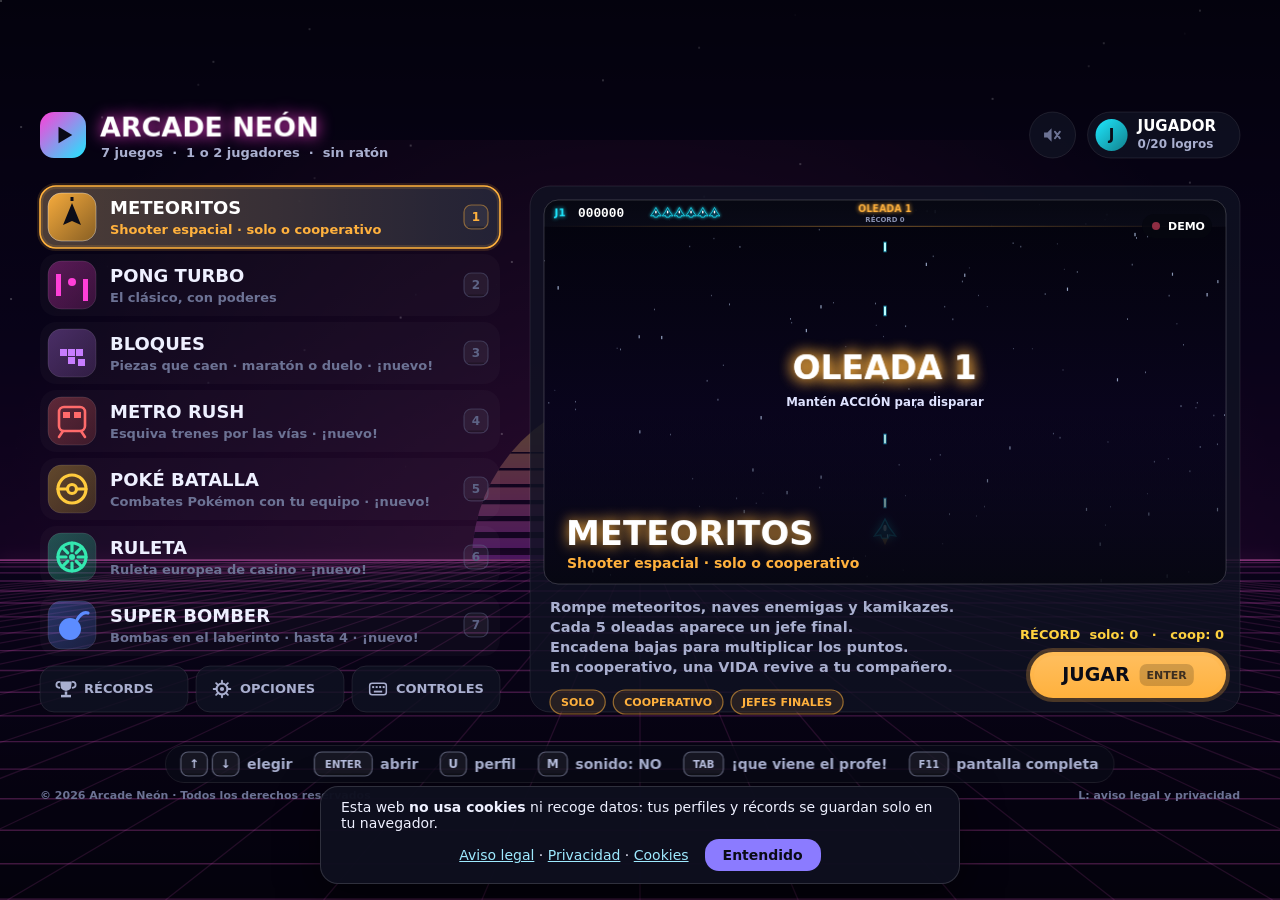
<file: index.html>
<!doctype html>
<html lang="es">
<head>
<meta charset="utf-8">
<meta name="viewport" content="width=device-width,initial-scale=1">
<title>Arcade Neón</title>
<meta name="description" content="Arcade Neón: 7 minijuegos retro con estética neón para jugar solo o con un amigo en el mismo teclado. Meteoritos, pong, bloques, metro, combates Pokémon, ruleta y bombas. Gratis y sin instalar nada.">
<meta name="theme-color" content="#04050d">
<link rel="canonical" href="https://neonarcade.es/">
<meta property="og:type" content="website">
<meta property="og:url" content="https://neonarcade.es/">
<meta property="og:site_name" content="Arcade Neón">
<meta property="og:locale" content="es_ES">
<meta property="og:title" content="Arcade Neón · 7 juegos retro en tu navegador">
<meta property="og:description" content="Meteoritos, pong turbo, bloques, metro rush, combates Pokémon, ruleta y Super Bomber. Solo o con un amigo, con el teclado.">
<meta property="og:image" content="https://neonarcade.es/icons/icon-512.png">
<link rel="manifest" href="manifest.webmanifest">
<link rel="icon" id="favicon" href="icons/icon-192.png">
<link rel="apple-touch-icon" href="icons/icon-192.png">
<style>html,body{margin:0;height:100%;overflow:hidden;background:#04050d;overscroll-behavior:none}#c{position:fixed;left:0;top:0;display:block;cursor:none;outline:none;touch-action:none}#pad{position:fixed;left:0;right:0;bottom:0;z-index:6;touch-action:none;user-select:none;-webkit-user-select:none;-webkit-touch-callout:none;-webkit-tap-highlight-color:transparent;font-family:"Segoe UI",Roboto,Arial,sans-serif;color:#dfe3ff;--st:150px;--bt:78px}#pad[hidden]{display:none}#pad.port{background:linear-gradient(#0b0c1a,#06070f);border-top:1px solid rgba(255,255,255,.1)}#pad.land{top:0;pointer-events:none}#pad.land .pad-bar,#pad.land .pad-stick,#pad.land .pad-btns{pointer-events:auto}#pad.land .pad-base,#pad.land .pb{opacity:.6}.pad-bar{position:absolute;left:8px;right:8px;top:8px;display:flex;gap:6px;align-items:center}#pad.land .pad-bar{left:auto;right:8px;top:6px;max-width:calc(100% - 16px);opacity:.75}#pad.land .pk{height:32px;min-width:34px;padding:0 8px;font-size:12px}.pad-ctx{flex:1;display:flex;flex-wrap:wrap;gap:6px}.pad-ctx::-webkit-scrollbar{display:none}#pad.port .pad-bar{flex-wrap:wrap}#pad.port .pad-ctx{order:5;flex-basis:100%;flex-wrap:wrap;justify-content:center;overflow:visible}#pad.port .pad-ctx:empty{display:none}#pad.port .pad-sp{flex:1}#pad.land .pad-sp{display:none}.pk{flex:none;min-width:42px;height:40px;padding:0 13px;border-radius:13px;border:1px solid rgba(255,255,255,.14);background:rgba(18,20,38,.9);color:#eef0ff;font:700 13px system-ui,"Segoe UI",Roboto,Arial,sans-serif;white-space:nowrap;touch-action:none}.pk.ctx{background:rgba(139,123,255,.16);border-color:rgba(139,123,255,.55);color:#e4ddff}.pk.hot{border-color:#1ee8ff;color:#fff;background:rgba(30,232,255,.14)}.pk.down,.pb.down{filter:brightness(1.5);transform:scale(.93)}.pad-stick{position:absolute;left:0;bottom:0;width:50%;top:56px}#pad.land .pad-stick{top:auto;width:36%;height:62%}.pad-base{position:absolute;left:50%;top:50%;width:var(--st);height:var(--st);transform:translate(-50%,-50%);border-radius:50%;border:2px solid rgba(30,232,255,.55);background:radial-gradient(rgba(30,232,255,.14),rgba(30,232,255,.03) 70%);box-shadow:0 0 22px rgba(30,232,255,.28),inset 0 0 18px rgba(30,232,255,.15)}.pad-knob{position:absolute;left:29%;top:29%;width:42%;height:42%;border-radius:50%;background:radial-gradient(circle at 35% 35%,#c9fbff,#1ee8ff 55%,#0a7f90);box-shadow:0 0 16px #1ee8ff}.pad-btns{position:absolute;right:0;bottom:0;width:50%;top:56px}#pad.land .pad-btns{top:auto;width:36%;height:62%}.pb{position:absolute;width:var(--bt);height:var(--bt);border-radius:50%;border:0;padding:0;color:#05060f;font:900 28px "Segoe UI",Roboto,Arial,sans-serif;touch-action:none}.pb b{display:block;line-height:var(--bt)}.pb span{position:absolute;left:50%;top:calc(100% + 6px);transform:translateX(-50%);font:700 11px "Segoe UI",Roboto,Arial,sans-serif;color:#9aa3d6;white-space:nowrap;letter-spacing:.4px}.pb-a{right:12%;top:22%;background:radial-gradient(circle at 35% 30%,#c9fbff,#1ee8ff 60%,#0a8fa0);box-shadow:0 0 22px rgba(30,232,255,.65)}.pb-b{right:calc(12% + var(--bt) + 14px);top:calc(22% + var(--bt) * .55);background:radial-gradient(circle at 35% 30%,#ffd0f5,#ff3fd8 60%,#a01d8a);box-shadow:0 0 22px rgba(255,63,216,.6)}#pad.nostick .pad-stick,#pad.nostick .pad-btns{display:none}.pad-surf{display:none;position:absolute;left:12px;right:12px;bottom:12px;top:120px;border:1px solid rgba(255,255,255,.08);background:radial-gradient(ellipse at 50% 40%,rgba(139,123,255,.08),rgba(255,255,255,.015) 70%);border-radius:24px;align-items:center;justify-content:center;text-align:center;padding:18px;box-sizing:border-box;color:#8890b0;font:700 15px/1.5 "Segoe UI",Roboto,Arial,sans-serif;touch-action:none}#pad.port.nostick .pad-surf{display:flex}#pad-in{position:absolute;left:0;top:0;width:1px;height:1px;opacity:0;border:0;padding:0;font-size:16px;pointer-events:none}#aviso{position:fixed;left:50%;bottom:16px;transform:translateX(-50%);z-index:7;max-width:calc(100% - 32px);box-sizing:border-box;display:flex;flex-wrap:wrap;align-items:center;justify-content:center;gap:8px 16px;padding:12px 20px;border-radius:18px;background:rgba(14,15,30,.97);border:1px solid rgba(255,255,255,.14);box-shadow:0 12px 40px rgba(0,0,0,.5);color:#eef0ff;font:14px system-ui,"Segoe UI",Roboto,Arial,sans-serif;cursor:default}#aviso[hidden]{display:none}#aviso a{color:#9eeaff}#aviso button{font:700 14px system-ui,"Segoe UI",Roboto,Arial,sans-serif;color:#0a0b16;background:#8b7bff;border:0;border-radius:14px;padding:8px 18px;cursor:pointer}#profe{position:fixed;inset:0;z-index:10;background:#f4f6f8;color:#1d2433;font-family:"Segoe UI",Roboto,Arial,sans-serif;overflow:hidden;cursor:default}#profe[hidden]{display:none}.av-top{height:58px;background:#1f4e79;color:#fff;display:flex;align-items:center;padding:0 22px;gap:14px}.av-logo{width:32px;height:32px;border-radius:8px;background:#fff;display:flex;align-items:center;justify-content:center;flex:none}.av-brand{font-size:20px;font-weight:600;letter-spacing:.2px;white-space:nowrap}.av-search{margin-left:28px;flex:0 1 420px;height:34px;border-radius:17px;background:rgba(255,255,255,.16);display:flex;align-items:center;padding:0 16px;color:rgba(255,255,255,.75);font-size:14px;white-space:nowrap;overflow:hidden}.av-right{margin-left:auto;display:flex;align-items:center;gap:22px;font-size:14px;color:rgba(255,255,255,.9)}.av-avatar{width:36px;height:36px;border-radius:50%;background:#f0a830;color:#1d2433;display:flex;align-items:center;justify-content:center;font-weight:700}.av-body{display:flex;height:calc(100% - 58px)}.av-side{width:250px;flex:none;background:#fff;border-right:1px solid #e1e5ea;padding:14px 0;overflow:hidden}.av-nav{padding:11px 22px;font-size:15px;color:#33405a}.av-nav.sel{background:#e8f0f8;color:#1f4e79;font-weight:600;border-left:4px solid #1f4e79;padding-left:18px}.av-sec{padding:20px 22px 8px;font-size:12px;font-weight:700;color:#7a8599;text-transform:uppercase;letter-spacing:.6px}.av-course{padding:9px 22px;font-size:14px;color:#33405a;white-space:nowrap;overflow:hidden;text-overflow:ellipsis;display:flex;gap:10px;align-items:center}.av-dot{width:10px;height:10px;border-radius:3px;flex:none}.av-main{flex:1;overflow:auto;padding:26px 32px}.av-h1{font-size:24px;font-weight:600;margin:0 0 18px}.av-row{display:grid;grid-template-columns:2fr 1fr;gap:22px;margin-bottom:24px}.av-card{background:#fff;border:1px solid #e1e5ea;border-radius:10px;padding:18px 20px}.av-card h2,.av-h2{font-size:16px;margin:0 0 12px;color:#1d2433}.av-task{display:flex;justify-content:space-between;gap:12px;padding:10px 0;border-top:1px solid #eef1f4;font-size:14px;color:#33405a}.av-task b{font-weight:600;color:#1d2433}.av-due{color:#b54708;font-size:13px;white-space:nowrap}.av-grid{display:grid;grid-template-columns:repeat(4,minmax(0,1fr));gap:18px}.av-cls{background:#fff;border:1px solid #e1e5ea;border-radius:10px;overflow:hidden}.av-cls .hd{height:84px;padding:14px 16px;color:#fff;font-weight:600;font-size:17px;display:flex;align-items:flex-end;box-sizing:border-box}.av-cls .ft{padding:12px 16px;font-size:13px;color:#5a6577}.av-bar{height:6px;background:#eef1f4;border-radius:3px;margin-top:8px;overflow:hidden}.av-bar i{display:block;height:100%;background:#2e7d32}@media (max-width:1100px){.av-grid{grid-template-columns:repeat(2,minmax(0,1fr))}.av-row{grid-template-columns:1fr}}@media (max-width:760px){.av-side,.av-search{display:none}}</style>
</head>
<body>
<canvas id="c"></canvas>
<div id="pad" hidden>
  <div class="pad-bar">
    <button class="pk" data-act="esc">◀</button>
    <div class="pad-ctx"></div>
    <span class="pad-sp"></span>
    <button class="pk" data-act="stick" title="Joystick">🕹</button>
    <button class="pk" data-act="kb" title="Teclado">⌨</button>
    <button class="pk" data-act="snd" title="Sonido">🔇</button>
    <button class="pk" data-act="fs" title="Pantalla completa">⛶</button>
    <button class="pk" data-act="profe" title="¡Que viene el profe!">👀</button>
  </div>
  <div class="pad-surf"><span></span></div>
  <div class="pad-stick"><div class="pad-base"><div class="pad-knob"></div></div></div>
  <div class="pad-btns">
    <button class="pb pb-b" data-act="b"><b>B</b><span></span></button>
    <button class="pb pb-a" data-act="a"><b>A</b><span></span></button>
  </div>
  <input id="pad-in" type="text" autocomplete="off" autocorrect="off" autocapitalize="off" spellcheck="false" aria-label="Teclado">
</div>
<div id="aviso" hidden>
  <span>Esta web <b>no usa cookies</b> ni recoge datos: tus perfiles y récords se guardan solo en tu navegador.</span>
  <span><a href="aviso-legal.html" target="_blank" rel="noopener">Aviso legal</a> · <a href="privacidad.html" target="_blank" rel="noopener">Privacidad</a> · <a href="cookies.html" target="_blank" rel="noopener">Cookies</a></span>
  <button id="aviso-ok">Entendido</button>
</div>
<div id="profe" hidden>
  <div class="av-top">
    <div class="av-logo"><svg width="22" height="22" viewBox="0 0 24 24"><path d="M2.5 8 12 4l9.5 4L12 12z" fill="#1f4e79"/><path d="M6 10.2v4.6c1.7 1.5 3.7 2.3 6 2.3s4.3-.8 6-2.3v-4.6" fill="none" stroke="#1f4e79" stroke-width="2"/><path d="M20.5 8.5v5" stroke="#1f4e79" stroke-width="1.6"/></svg></div>
    <div class="av-brand" id="av-brand">Aula Virtual</div>
    <div class="av-search">Buscar cursos, tareas y recursos…</div>
    <div class="av-right"><span>Avisos</span><span>Mensajes</span><div class="av-avatar" id="av-ini">A</div></div>
  </div>
  <div class="av-body">
    <div class="av-side">
      <div class="av-nav sel">Inicio</div>
      <div class="av-nav">Calendario</div>
      <div class="av-nav">Tareas</div>
      <div class="av-nav">Calificaciones</div>
      <div class="av-sec">Mis cursos</div>
      <div id="av-side-courses"></div>
    </div>
    <div class="av-main">
      <h1 class="av-h1" id="av-hello">Hola de nuevo</h1>
      <div class="av-row">
        <div class="av-card"><h2>Próximas entregas</h2><div id="av-tasks"></div></div>
        <div class="av-card"><h2>Avisos del centro</h2><div class="av-task">No hay avisos nuevos.</div></div>
      </div>
      <div class="av-h2">Mis cursos</div>
      <div class="av-grid" id="av-courses"></div>
    </div>
  </div>
</div>
<script>/*! Arcade Neón · © 2026 Arcade Neón · Todos los derechos reservados · https://neonarcade.es/ */
!function(){"use strict";const t=1280,e=720,s=2*Math.PI,i=document.getElementById("c");let a=i.getContext("2d",{alpha:!1});const o=document.getElementById("profe"),n="© 2026 Arcade Neón · Todos los derechos reservados";function l(){try{window.open("aviso-legal.html","_blank","noopener")}catch(t){}}let r=1,h=0,f=0,c=1,d=1,u=0,p=0,m=1280,b=720,g=1;function y(){a.fillRect(u,p,m-u,b-p)}let v=!1,k=!1,S=[],x=[],w={sx:1,sy:1,ox:0,oy:0};function M(t,e,s,i,o,n){if(!v&&!k)return;const l=a.getTransform(),r=t*l.a+e*l.c+l.e,h=t*l.b+e*l.d+l.f,f=(t+s)*l.a+(e+i)*l.c+l.e,c=(t+s)*l.b+(e+i)*l.d+l.f;x.push({x0:Math.min(r,f),x1:Math.max(r,f),y0:Math.min(h,c),y1:Math.max(h,c),fn:o,lp:n})}function A(){M(u,p,m-u,b-p,()=>{})}function T(t,e,s,i,a,o,n){$t(t,e,s,i,a,o,"#8890b0"!==o,!1),M(t,e,s,i,n)}const E="#1ee8ff",P="#ff3fd8",R=["#ffd23f","#7dff5c","#ff8a3d"],O='"Segoe UI Black","Segoe UI",system-ui,-apple-system,Roboto,"Helvetica Neue","Arial Black",sans-serif',C='system-ui,"Segoe UI",-apple-system,Roboto,"Helvetica Neue",Tahoma,Arial,sans-serif',I='Consolas,"Courier New",monospace',D=["FÁCIL","NORMAL","DIFÍCIL"],L=["—","FÁCIL","NORMAL","DIFÍCIL"],N=(t,e)=>t+Math.random()*(e-t),B=(t,e,s)=>t<e?e:t>s?s:t,q=t=>t[Math.floor(Math.random()*t.length)];function U(t){const e=t%2;return e<1?e:2-e}const W="arcadeneon_",F={get(t,e){try{const s=localStorage.getItem(W+t);return null===s?e:JSON.parse(s)}catch(t){return e}},set(t,e){try{localStorage.setItem(W+t,JSON.stringify(e))}catch(t){}},del(t){try{localStorage.removeItem(W+t)}catch(t){}},keys(){const t=[];try{for(let e=0;e<localStorage.length;e++){const s=localStorage.key(e);s&&0===s.indexOf(W)&&t.push(s.slice(11))}}catch(t){}return t}},z=["#1ee8ff","#ff3fd8","#ffd23f","#7dff5c","#ff8a3d","#c77dff","#5c8cff","#ff4d6d"],G={list:()=>F.get("profiles",[])||[],save(t){F.set("profiles",t)},pre:t=>"p"+t+"_",create(t,e){const s=this.list(),i=s.reduce((t,e)=>Math.max(t,e.id),0)+1,a={id:i,name:t,color:e||z[(i-1)%z.length]};return s.push(a),this.save(s),a},remove(t){const e=this.pre(t);for(const t of F.keys())0===t.indexOf(e)&&F.del(t);this.save(this.list().filter(e=>e.id!==t));const s=F.get("pinfail",{})||{};s[t]&&(delete s[t],F.set("pinfail",s))},rename(t,e){const s=this.list(),i=s.find(e=>e.id===t);i&&(i.name=e,this.save(s))},read(t,e,s){return F.get(this.pre(t)+e,s)},dump(t){const e={},s=this.pre(t);for(const t of F.keys())0===t.indexOf(s)&&(e[t.slice(s.length)]=F.get(t));return e},setPin(t,e){const s=this.list(),i=s.find(e=>e.id===t);if(i){if(e){const t=Math.random().toString(36).slice(2,10);i.pin={s:t,h:K(e,t)}}else delete i.pin;this.save(s),J&&J.id===t&&(i.pin?J.pin=i.pin:delete J.pin)}}};function j(t,e){let s=3735928559^e,i=1103547991^e;for(let e,a=0;a<t.length;a++)e=t.charCodeAt(a),s=Math.imul(s^e,2654435761),i=Math.imul(i^e,1597334677);return s=Math.imul(s^s>>>16,2246822507),s^=Math.imul(i^i>>>13,3266489909),i=Math.imul(i^i>>>16,2246822507),i^=Math.imul(s^s>>>13,3266489909),(4294967296*(2097151&i)+(s>>>0)).toString(36)}function K(t,e){let s=e+"|"+t;for(let e=0;e<4e3;e++)s=j(s+t,e);return s}function V(t){const e=(F.get("pinfail",{})||{})[t];return e&&e.until>Date.now()?Math.ceil((e.until-Date.now())/1e3):0}function H(t,e){if(!t||!t.pin)return!0;if(V(t.id))return!1;const s=F.get("pinfail",{})||{};if(K(e,t.pin.s)===t.pin.h)return delete s[t.id],F.set("pinfail",s),!0;const i=s[t.id]||{n:0,until:0};return i.n++,i.n>=5&&(i.until=Date.now()+6e4*Math.min(10,i.n-4)),s[t.id]=i,F.set("pinfail",s),!1}let J=null,_=0;const X={get:(t,e)=>F.get((J?G.pre(J.id):"")+t,e),set(t,e){F.set((J?G.pre(J.id):"")+t,e)}};!function(){if(!F.get("profiles",null)){F.set("profiles",[{id:1,name:"JUGADOR",color:z[0]}]);for(const t of F.keys())"profiles"===t||"cur"===t||"aviso_visto"===t||"pinfail"===t||"sin_tanques"===t||"sin_motos"===t||/^p\d+_/.test(t)||(F.set("p1_"+t,F.get(t)),F.del(t));F.set("cur",1)}}(),J=G.list().find(t=>t.id===F.get("cur",0))||G.list()[0]||null;const Y={music:!0,vol:2,shake:!0,glow:!0,fit:"fill",quality:"auto",fps:!1},Q={};function Z(){X.set("opts",Q)}const $={d:{},get(t,e){return this.d[t]&&this.d[t][e]||0},add(t,e,s){const i=this.d[t]||(this.d[t]={});i[e]=(i[e]||0)+(s||1),X.set("stats",this.d),it.check()},max(t,e,s){const i=this.d[t]||(this.d[t]={});return s>(i[e]||0)&&(i[e]=s,X.set("stats",this.d),it.check(),!0)},reset(){this.d={},X.set("stats",this.d),X.set("best_meteor_1",0),X.set("best_meteor_2",0),X.set("roulette_last",[]),X.set("ach",[])}};function tt(){for(const t in Q)delete Q[t];const t=X.get("opts",{})||{};Object.assign(Q,Y,t),t.quality||!1!==t.glow||(Q.quality="baja"),["auto","alta","media","baja"].indexOf(Q.quality)<0&&(Q.quality="auto"),$.d=X.get("stats",{})||{};const e=X.get("best_meteor_1",0),s=X.get("best_meteor_2",0),i=$.d.meteor||($.d.meteor={});e>(i.best1||0)&&(i.best1=e),s>(i.best2||0)&&(i.best2=s)}!function(){if(!F.get("sin_tanques",0)){for(const t of G.list()){const e=G.pre(t.id),s=F.get(e+"stats",null);s&&s.tanks&&(delete s.tanks,F.set(e+"stats",s));const i=F.get(e+"ach",null);Array.isArray(i)&&i.indexOf("tanks_win")>=0&&F.set(e+"ach",i.filter(t=>"tanks_win"!==t)),F.del(e+"opts_tanks")}F.set("sin_tanques",1)}}(),function(){if(!F.get("sin_motos",0)){for(const t of G.list()){const e=G.pre(t.id),s=F.get(e+"stats",null);s&&s.tron&&(delete s.tron,F.set(e+"stats",s));const i=F.get(e+"ach",null);Array.isArray(i)&&i.some(t=>"tron_win"===t||"tron_hard"===t)&&F.set(e+"ach",i.filter(t=>"tron_win"!==t&&"tron_hard"!==t)),F.del(e+"opts_tron")}F.set("sin_motos",1)}}(),tt();const et=["meteor","pong","blocks","runner","poke","roulette","bomber"],st=[{id:"first",n:"Primera partida",d:"Juega a cualquier juego.",ok:()=>et.some(t=>$.get(t,"played")>0)},{id:"explorer",n:"Explorador",d:"Prueba los "+et.length+" juegos.",ok:()=>et.every(t=>$.get(t,"played")>0)},{id:"meteor_5k",n:"Cazameteoritos",d:"Haz 5.000 puntos en Meteoritos.",ok:()=>Math.max($.get("meteor","best1"),$.get("meteor","best2"))>=5e3},{id:"meteor_boss",n:"Jefe derrotado",d:"Llega a la oleada 6 en Meteoritos.",ok:()=>$.get("meteor","maxWave")>=6},{id:"meteor_10k",n:"As del espacio",d:"Haz 10.000 puntos en Meteoritos.",ok:()=>Math.max($.get("meteor","best1"),$.get("meteor","best2"))>=1e4},{id:"pong_win",n:"Raqueta de oro",d:"Gana a la CPU en Pong Turbo.",ok:()=>$.get("pong","winsCPU")>0},{id:"pong_hard",n:"Imparable",d:"Gana a la CPU difícil en Pong Turbo.",ok:()=>$.get("pong","bestDiff")>=3},{id:"blocks_lines",n:"Constructor",d:"Haz 40 líneas en el maratón de Bloques.",ok:()=>$.get("blocks","lines")>=40},{id:"blocks_10k",n:"Arquitecto",d:"Haz 10.000 puntos en el maratón de Bloques.",ok:()=>$.get("blocks","best")>=1e4},{id:"runner_2k",n:"Corredor",d:"Haz 2.000 puntos en Metro Rush.",ok:()=>Math.max($.get("runner","best1"),$.get("runner","best2"))>=2e3},{id:"runner_5k",n:"Rey de las vías",d:"Haz 5.000 puntos en Metro Rush.",ok:()=>Math.max($.get("runner","best1"),$.get("runner","best2"))>=5e3},{id:"runner_coins",n:"Hucha llena",d:"Junta 500 monedas en Metro Rush (en total).",ok:()=>$.get("runner","coins")>=500},{id:"poke_win",n:"Entrenador",d:"Gana un combate a la CPU en Poké Batalla.",ok:()=>$.get("poke","winsCPU")>0},{id:"poke_hard",n:"Campeón",d:"Gana a la CPU difícil en Poké Batalla.",ok:()=>$.get("poke","bestDiff")>=3},{id:"roul_50",n:"Habitual del casino",d:"Haz 50 tiradas en la Ruleta.",ok:()=>$.get("roulette","spins")>=50},{id:"roul_200",n:"Crupier",d:"Haz 200 tiradas en la Ruleta.",ok:()=>$.get("roulette","spins")>=200},{id:"roul_big",n:"¡Pleno!",d:"Gana 1.000 fichas de golpe en la Ruleta.",ok:()=>$.get("roulette","bigWin")>=1e3},{id:"bomber_win",n:"Dinamitero",d:"Gana a la CPU en Super Bomber.",ok:()=>$.get("bomber","winsCPU")>0},{id:"bomber_hard",n:"Maestro bomber",d:"Gana a la CPU difícil en Super Bomber.",ok:()=>$.get("bomber","bestDiff")>=3},{id:"legend",n:"Leyenda arcade",d:"Gana a la CPU en los 4 juegos que tienen CPU.",ok:()=>["pong","blocks","poke","bomber"].every(t=>$.get(t,"winsCPU")>0)}],it={queue:[],list(){const t=st.map(t=>t.id);return(X.get("ach",[])||[]).filter(e=>t.indexOf(e)>=0)},check(t){if(!J)return;const e=this.list();let s=!1;for(const i of st)e.indexOf(i.id)<0&&i.ok()&&(e.push(i.id),t||this.queue.push(i),s=!0);s&&X.set("ach",e)}};it.check(!0);const at={on:!1,ac:null,noiseBuf:null,master:null,ensure(){if(this.on)try{if(!this.ac){const t=window.AudioContext||window.webkitAudioContext;if(!t)return;this.ac=new t,this.master=this.ac.createGain(),this.master.connect(this.ac.destination),this.setVol();const e=this.ac.sampleRate;this.noiseBuf=this.ac.createBuffer(1,e,this.ac.sampleRate);const s=this.noiseBuf.getChannelData(0);for(let t=0;t<e;t++)s[t]=2*Math.random()-1}"suspended"===this.ac.state&&this.ac.resume()}catch(t){}},setVol(){this.master&&(this.master.gain.value=[0,.35,.7,1][Q.vol]||.7)},toggle(){return this.on=!this.on,this.ensure(),this.on},tone(t,e,s,i,a,o){if(this.on&&this.ac)try{const n=this.ac.currentTime+(o||0),l=this.ac.createOscillator(),r=this.ac.createGain();l.type=s||"square",l.frequency.setValueAtTime(t,n),a&&l.frequency.exponentialRampToValueAtTime(Math.max(30,t+a),n+e),r.gain.setValueAtTime(1e-4,n),r.gain.linearRampToValueAtTime(i||.05,n+.005),r.gain.exponentialRampToValueAtTime(1e-4,n+e),l.connect(r),r.connect(this.master),l.start(n),l.stop(n+e+.03)}catch(t){}},noise(t,e,s,i){if(this.on&&this.ac&&this.noiseBuf)try{const a=this.ac.currentTime+(i||0),o=this.ac.createBufferSource();o.buffer=this.noiseBuf;const n=this.ac.createBiquadFilter();n.type="lowpass",n.frequency.setValueAtTime(s||1e3,a),n.frequency.exponentialRampToValueAtTime(80,a+t);const l=this.ac.createGain();l.gain.setValueAtTime(e||.1,a),l.gain.exponentialRampToValueAtTime(1e-4,a+t),o.connect(n),n.connect(l),l.connect(this.master),o.start(a),o.stop(a+t+.03)}catch(t){}}},ot=()=>at.tone(520,.04,"square",.03),nt=()=>at.tone(620,.09,"square",.05,500),lt=()=>at.tone(420,.08,"square",.04,-200),rt=()=>at.tone(440,.12,"square",.05),ht=()=>at.tone(880,.3,"square",.06),ft=()=>at.noise(.55,.22,1200),ct=()=>at.noise(.16,.09,2500),dt=()=>at.tone(1100,.05,"square",.012,-600),ut=()=>at.tone(240,.05,"square",.035),pt=()=>at.tone(380,.04,"square",.03),mt=()=>{at.tone(520,.09,"triangle",.07,300),at.tone(780,.12,"triangle",.07,500,.08)},bt=()=>{at.tone(660,.1,"square",.05),at.tone(990,.16,"square",.05,0,.1)},gt=()=>{[523,659,784,1047].forEach((t,e)=>at.tone(t,.16,"square",.05,0,.11*e))},yt=()=>{[392,330,262,196].forEach((t,e)=>at.tone(t,.2,"triangle",.06,0,.14*e))},vt=t=>440*Math.pow(2,(t-69)/12),kt={cur:null,nextT:0,step:0,tracks:{menu:{bpm:100,prog:[[57,0],[53,1],[60,1],[55,1]],play(t,e,s,i,a){const o=t%16;o%4==0&&at.tone(vt(i-12),3.2*s,"triangle",.1,0,e),o%2==0&&at.tone(vt(i+12+a[o/2%3]),1.5*s,"square",.016,0,e),0===o&&at.tone(vt(i+a[1]),15*s,"sine",.025,0,e),o%4==2&&at.noise(.03,.012,9e3,e)}},game:{bpm:138,prog:[[57,0],[53,1],[55,1],[52,0]],play(t,e,s,i,a){const o=t%16;o%2==0&&at.tone(vt(i-12+(o%4==2?12:0)),1.6*s,"triangle",.1,0,e),o%8==0&&at.tone(120,.14,"sine",.14,-80,e),o%8==4&&at.noise(.1,.045,3500,e),o%2==1&&at.noise(.02,.01,1e4,e),at.tone(vt(i+12+a[o%3]+(o>=8?12:0)),.8*s,"square",.01,0,e)}}},update(t){const e=at.ac;if(!(t&&at.on&&Q.music&&e&&"running"===e.state))return void(this.cur=null);t!==this.cur&&(this.cur=t,this.step=0,this.nextT=e.currentTime+.1),this.nextT<e.currentTime&&(this.nextT=e.currentTime+.02);const s=this.tracks[t],i=60/s.bpm/4;for(;this.nextT<e.currentTime+.2;){const t=s.prog[Math.floor(this.step/16)%s.prog.length];s.play(this.step,this.nextT-e.currentTime,i,t[0],t[1]?[0,4,7]:[0,3,7]),this.nextT+=i,this.step++}}},St=Object.create(null),xt={p1:{up:["KeyW"],down:["KeyS"],left:["KeyA"],right:["KeyD"],act:["Space","ShiftLeft","KeyE","KeyF"]},p2:{up:["ArrowUp"],down:["ArrowDown"],left:["ArrowLeft"],right:["ArrowRight"],act:["Enter","NumpadEnter","ShiftRight","ControlRight","Numpad0","Slash","Period","Minus"]},solo:{}};for(const t of["up","down","left","right","act"])xt.solo[t]=xt.p1[t].concat(xt.p2[t]);function wt(t,e){const s=t[e];for(let t=0;t<s.length;t++)if(St[s[t]])return!0;return!1}function Mt(t,e,s){return t[e].indexOf(s)>=0}const At=t=>"ArrowUp"===t||"KeyW"===t,Tt=t=>"ArrowDown"===t||"KeyS"===t,Et=t=>"ArrowLeft"===t||"KeyA"===t,Pt=t=>"ArrowRight"===t||"KeyD"===t,Rt=t=>"Enter"===t||"NumpadEnter"===t||"Space"===t,Ot=t=>"Escape"===t||"Backspace"===t;let Ct=2;const It={card:"rgba(16,18,34,0.80)",cardHi:"rgba(28,31,56,0.92)",line:"rgba(255,255,255,0.09)",line2:"rgba(255,255,255,0.18)",tx:"#eef0ff",tx2:"#a9afcf",tx3:"#6c7294",acc:"#8b7bff",ok:"#3ee6a8",bad:"#ff5577",gold:"#ffd23f"};function Dt(t,e){0!==Ct?(a.shadowColor=t,a.shadowBlur=e*r*(1===Ct?.5:1)):a.shadowBlur=0}function Lt(){a.shadowBlur=0}function Nt(t,e){const s=a,i=r;a=t;try{e()}finally{a=s,r=i}}function Bt(t,e){const s=document.createElement("canvas");return s.width=Math.max(1,Math.ceil(t)),s.height=Math.max(1,Math.ceil(e)),s}const qt=new Map;function Ut(t,e){const s=e+"|"+t;let i=qt.get(s);return void 0===i&&(a.save(),a.font=e,i=a.measureText(t).width,a.restore(),qt.size>4e3&&qt.clear(),qt.set(s,i)),i}function Wt(t,e,s,i){return Ut(String(t),(i||"600")+" "+e+"px "+(s||C))}const Ft=new Map;function zt(t,e,s,i,o,n){n=n||{},t=String(t);const l=n.font||C,h=n.w||(l===O?"900":"600"),f=n.align||"center",c=n.base||"middle",d=n.glow&&Ct>0?n.glow*(1===Ct?.55:1):0;if(d&&"middle"===c&&t.length<80){const c=t+"|"+i+"|"+o+"|"+l+"|"+h+"|"+d+"|"+(n.gc||"")+"|"+(n.passes||1)+"|"+r.toFixed(2);let u=Ft.get(c);u?Ft.delete(c):(u=function(t,e,s,i,a,o,n,l){const h=a+" "+e+"px "+i,f=Math.ceil(1.7*o+4),c=Ut(t,h)+2*f,d=1.35*e+2*f,u=Math.max(.5,r),p=Bt(c*u,d*u),m=p.getContext("2d");m.scale(u,u),m.font=h,m.textAlign="left",m.textBaseline="middle",m.fillStyle=s,m.shadowColor=n,m.shadowBlur=o*u;for(let e=0;e<l;e++)m.fillText(t,f,d/2);return{cv:p,w:c,h:d,pad:f}}(t,i,o,l,h,d,n.gc||o,n.passes||1),Ft.size>600&&Ft.delete(Ft.keys().next().value)),Ft.set(c,u);const p=a.globalAlpha;return null!=n.alpha&&(a.globalAlpha=p*n.alpha),a.drawImage(u.cv,"left"===f?e-u.pad:"right"===f?e-u.w+u.pad:e-u.w/2,s-u.h/2,u.w,u.h),void(a.globalAlpha=p)}a.save(),a.font=h+" "+i+"px "+l,a.textAlign=f,a.textBaseline=c,null!=n.alpha&&(a.globalAlpha*=n.alpha),a.fillStyle=o,a.fillText(t,e,s),a.restore()}function Gt(t,e,s,i,o){o=Math.max(0,Math.min(o,s/2,i/2)),a.beginPath(),a.moveTo(t+o,e),a.arcTo(t+s,e,t+s,e+i,o),a.arcTo(t+s,e+i,t,e+i,o),a.arcTo(t,e+i,t,e,o),a.arcTo(t,e,t+s,e,o),a.closePath()}function jt(t,e){if("#"!==t[0]||t.length<7)return t;const s=parseInt(t.slice(1,7),16);return"rgba("+(s>>16)+","+(s>>8&255)+","+(255&s)+","+e+")"}function Kt(t,e,s,i,o,n,l){i=i||38,o=o||36,n=n||"#cfd6ff",a.save(),Gt(e-i/2,s-o/2,i,o,Math.min(9,.3*o)),a.fillStyle=l?n:"rgba(255,255,255,0.06)",a.fill(),a.lineWidth=1.2,a.strokeStyle=l?n:jt(n,.45),a.stroke(),l||(a.fillStyle="rgba(0,0,0,0.28)",a.fillRect(e-i/2+4,s+o/2-2.5,i-8,1.5)),a.fillStyle=l?"#0a0b16":n,a.font="700 "+Math.round(t.length>2?Math.min(13,.42*o):Math.min(17,.52*o))+"px "+C,a.textAlign="center",a.textBaseline="middle",a.fillText(t,e,s+1),a.restore()}const Vt=new Map;function Ht(t,e,s){s=s||"#b9bfe0";const i=JSON.stringify(t)+s+r.toFixed(2);let o=Vt.get(i);o||(o=function(t){const e=[];let s=16;for(const[i,a]of t){const t=i.map(t=>Math.max(26,Wt(t,t.length>2?12:15,C,"700")+14)),o=Wt(a,14,C,"600"),n=t.reduce((t,e)=>t+e+5,0)+3+o;e.push({ks:i,kw:t,lab:a,lw:o,x:s,w:n}),s+=n+22}return{parts:e,total:s-22+16}}(t),Vt.size>80&&Vt.delete(Vt.keys().next().value),Vt.set(i,o));const n=Math.min(1,1240/o.total),l=640-o.total/2;if(a.save(),n<1&&(a.translate(640*(1-n),e*(1-n)),a.scale(n,n)),!o.bmp){const t=Math.max(.5,r*n),e=Bt(o.total*t,38*t),i=e.getContext("2d");Nt(i,()=>{i.scale(t,t),Gt(.5,.5,o.total-1,37,19),i.fillStyle="rgba(10,11,24,0.78)",i.fill(),i.lineWidth=1,i.strokeStyle=It.line,i.stroke();for(const t of o.parts){let e=t.x;t.ks.forEach((i,a)=>{Kt(i,e+t.kw[a]/2,19,t.kw[a],24,s,!1),e+=t.kw[a]+5}),zt(t.lab,e+3,20,14,It.tx2,{align:"left"})}}),o.bmp=e}if(a.drawImage(o.bmp,l,e-19,o.total,38),v||k)for(const t of o.parts){const s=Jt(t.ks);s&&M(l+t.x-6,e-19,t.w+12,38,s)}a.restore()}function Jt(t){if(2===t.length&&"CTRL"===t[0]&&"V"===t[1])return()=>Ya.paste();if(1!==t.length)return null;const e=t[0];if("TAB"===e)return()=>Pa(!0);if("F11"===e)return()=>xa();const s={ENTER:"Enter",ESC:"Escape",BORRAR:"Backspace",SUPR:"Delete",ESPACIO:"Space","↑":"ArrowUp","↓":"ArrowDown","←":"ArrowLeft","→":"ArrowRight"}[e]||(/^[A-Z]$/.test(e)?"Key"+e:/^[0-9]$/.test(e)?"Digit"+e:null);return s?()=>Ja(s,""):null}function _t(t,e,s,i,o){o=o||10,a.save(),a.fillStyle=i,a.beginPath(),s>0?(a.moveTo(t-.6*o,e-o),a.lineTo(t+.7*o,e),a.lineTo(t-.6*o,e+o)):(a.moveTo(t+.6*o,e-o),a.lineTo(t-.7*o,e),a.lineTo(t+.6*o,e+o)),a.closePath(),a.fill(),a.restore()}function Xt(t,e,s,i,o,n,l){if(l=l||16,a.save(),Gt(t,e,s,i,l),a.fillStyle=n?It.cardHi:It.card,a.fill(),n){const i=a.createLinearGradient(t,e,t+s,e);i.addColorStop(0,jt(o,.22)),i.addColorStop(1,jt(o,.04)),a.fillStyle=i,a.fill(),a.lineWidth=6,a.strokeStyle=jt(o,.14),a.stroke(),a.lineWidth=1.6,a.strokeStyle=o,a.stroke()}else a.lineWidth=1,a.strokeStyle=It.line,a.stroke();a.restore()}function Yt(t,e,i,o,n,l){a.save(),Gt(t,e,i,o,12),a.fillStyle="rgba(12,13,28,0.86)",a.fill(),a.lineWidth=1,a.strokeStyle=It.line,a.stroke(),a.beginPath(),a.arc(t+14,e+16,3.5,0,s),a.fillStyle=l,a.fill(),a.restore(),zt(n,t+24,e+16,11,jt(l,.95),{font:C,w:"800",align:"left"})}function Qt(t,e,s,i,o){a.save();const n=a.createLinearGradient(0,e,0,e+i);n.addColorStop(0,"rgba(7,8,18,0.96)"),n.addColorStop(1,"rgba(10,11,24,0.86)"),a.fillStyle=n,a.fillRect(t,e,s,i);const l=a.createLinearGradient(t,0,t+s,0);l.addColorStop(0,jt(o||"#8b7bff",0)),l.addColorStop(.5,jt(o||"#8b7bff",.55)),l.addColorStop(1,jt(o||"#8b7bff",0)),a.fillStyle=l,a.fillRect(t,e+i-1.5,s,1.5),a.restore()}function Zt(t,e,s,i,o,n,l,r){a.save(),Gt(t,e,s,i,i/2),l?(a.fillStyle=n,a.fill()):(a.fillStyle=jt(n,.1),a.fill(),a.lineWidth=1.2,a.strokeStyle=jt(n,.55),a.stroke()),a.restore(),zt(o,t+s/2,e+i/2+1,r||Math.round(.42*i),l?"#0a0b16":n,{font:C,w:"800"})}function $t(t,e,s,i,o,n,l,r,h){if(a.save(),Gt(t,e,s,i,i/2),l){const s=a.createLinearGradient(t,e,t,e+i);s.addColorStop(0,ms(n,.18)),s.addColorStop(1,n),a.fillStyle=s,a.fill(),r&&(a.lineWidth=8,a.strokeStyle=jt(n,.25),a.stroke())}else a.fillStyle=r?It.cardHi:"rgba(255,255,255,0.05)",a.fill(),a.lineWidth=r?1.8:1,a.strokeStyle=r?n:It.line2,a.stroke();a.restore();const f=Math.round(Math.min(24,.42*i)),c=l?"#0a0b16":r?"#ffffff":It.tx;if(h){const n=Math.max(30,Wt(h,11,C,"700")+14),r=Wt(o,f,O,"900"),d=t+s/2-(r+10+n)/2;zt(o,d,e+i/2+1,f,c,{font:O,align:"left"}),a.save(),Gt(d+r+10,e+i/2-11,n,22,7),a.fillStyle=l?"rgba(0,0,0,0.18)":"rgba(255,255,255,0.08)",a.fill(),a.restore(),zt(h,d+r+10+n/2,e+i/2+1,11,l?"rgba(10,11,22,0.75)":It.tx2,{font:C,w:"800"})}else zt(o,t+s/2,e+i/2+1,f,c,{font:O})}function te(t,e,i,o,n){a.save(),a.translate(e,i),a.scale(o/24,o/24),a.strokeStyle=n,a.fillStyle=n,a.lineWidth=2.2,a.lineCap="round",a.lineJoin="round";const l=()=>a.beginPath(),r=()=>a.stroke(),h=()=>a.fill();switch(t){case"play":l(),a.moveTo(-6,-9),a.lineTo(9,0),a.lineTo(-6,9),a.closePath(),h();break;case"trophy":l(),a.moveTo(-7,-9),a.lineTo(7,-9),a.lineTo(6,-1),a.quadraticCurveTo(0,6,-6,-1),a.closePath(),h(),a.fillRect(-1.5,3,3,4),a.fillRect(-6,7,12,3),l(),a.arc(-8,-5,3.5,.5*Math.PI,1.5*Math.PI),r(),l(),a.arc(8,-5,3.5,.5*-Math.PI,.5*Math.PI),r();break;case"gear":l();for(let t=0;t<8;t++){const e=t/8*s;a.moveTo(6.5*Math.cos(e),6.5*Math.sin(e)),a.lineTo(10*Math.cos(e),10*Math.sin(e))}r(),a.lineWidth=2.4,l(),a.arc(0,0,6.5,0,s),r(),l(),a.arc(0,0,2.5,0,s),h();break;case"keys":a.lineWidth=1.8,l(),Gt(-10,-7,20,14,3),r();for(let t=0;t<4;t++)a.fillRect(4.2*t-7,-3.5,2.4,2.4);a.fillRect(-5,2,10,2.2);break;case"user":l(),a.arc(0,-4,4.5,0,s),h(),l(),a.arc(0,10,9,1.12*Math.PI,1.88*Math.PI),r();break;case"back":l(),a.moveTo(4,-8),a.lineTo(-4,0),a.lineTo(4,8),r();break;case"chev":l(),a.moveTo(-3,-7),a.lineTo(4,0),a.lineTo(-3,7),r();break;case"lock":a.lineWidth=2.4,l(),a.arc(0,-3,5,Math.PI,0),r(),a.fillRect(-7.5,-2,15,11);break;case"plus":l(),a.moveTo(0,-8),a.lineTo(0,8),a.moveTo(-8,0),a.lineTo(8,0),r();break;case"sound":l(),a.moveTo(-9,-3),a.lineTo(-5,-3),a.lineTo(0,-8),a.lineTo(0,8),a.lineTo(-5,3),a.lineTo(-9,3),a.closePath(),h(),l(),a.arc(2,0,5,-.8,.8),r(),l(),a.arc(2,0,9,-.8,.8),r();break;case"mute":l(),a.moveTo(-9,-3),a.lineTo(-5,-3),a.lineTo(0,-8),a.lineTo(0,8),a.lineTo(-5,3),a.lineTo(-9,3),a.closePath(),h(),l(),a.moveTo(4,-4),a.lineTo(10,4),a.moveTo(10,-4),a.lineTo(4,4),r();break;case"star":l();for(let t=0;t<10;t++){const e=-Math.PI/2+t*Math.PI/5,s=t%2?4:9;a.lineTo(Math.cos(e)*s,Math.sin(e)*s)}a.closePath(),h();break;case"check":l(),a.moveTo(-7,0),a.lineTo(-2,5),a.lineTo(8,-6),r();break;case"eye":l(),a.moveTo(-10,0),a.quadraticCurveTo(0,-9,10,0),a.quadraticCurveTo(0,9,-10,0),r(),l(),a.arc(0,0,3,0,s),h()}a.restore()}function ee(t,e,i,o,n,l){a.save(),Gt(e,i,o,o,.28*o);const r=a.createLinearGradient(e,i,e+o,i+o);r.addColorStop(0,jt(n,l?.95:.32)),r.addColorStop(1,jt(ie(n,-.45),l?.95:.32)),a.fillStyle=r,a.fill(),a.lineWidth=1,a.strokeStyle=jt("#ffffff",l?.35:.1),a.stroke(),a.translate(e+o/2,i+o/2);const h=o/48;a.scale(h,h);const f=l?"#0b0c18":n;a.strokeStyle=f,a.fillStyle=f,a.lineWidth=3.2,a.lineCap="round",a.lineJoin="round";const c=()=>a.beginPath();switch(t){case"meteor":c(),a.moveTo(0,-14),a.lineTo(9,8),a.lineTo(0,4),a.lineTo(-9,8),a.closePath(),a.fill(),a.fillRect(-1.5,-20,3,4);break;case"pong":a.fillRect(-16,-11,5,22),a.fillRect(11,-6,5,22),c(),a.arc(0,-3,4,0,s),a.fill();break;case"blocks":for(const[t,e]of[[-12,-4],[-4,-4],[4,-4],[-4,4]])a.fillRect(t,e,7,7);a.fillRect(6,6,7,7);break;case"runner":a.lineWidth=2.6,c(),Gt(-13,-14,26,24,5),a.stroke(),a.fillRect(-9,-9,7,6),a.fillRect(2,-9,7,6),c(),a.moveTo(-9,10),a.lineTo(-13,16),a.moveTo(9,10),a.lineTo(13,16),a.stroke();break;case"poke":c(),a.arc(0,0,14,0,s),a.stroke(),c(),a.moveTo(-14,0),a.lineTo(-5,0),a.moveTo(5,0),a.lineTo(14,0),a.stroke(),c(),a.arc(0,0,4.5,0,s),a.stroke();break;case"roulette":c(),a.arc(0,0,14,0,s),a.stroke();for(let t=0;t<8;t++){const e=t/8*s;c(),a.moveTo(6*Math.cos(e),6*Math.sin(e)),a.lineTo(14*Math.cos(e),14*Math.sin(e)),a.stroke()}c(),a.arc(0,0,3,0,s),a.fill();break;case"bomber":c(),a.arc(-2,4,11,0,s),a.fill(),c(),a.moveTo(5,-5),a.quadraticCurveTo(10,-14,16,-12),a.stroke();break;case"records":a.scale(1.5,1.5),te("trophy",0,0,24,f);break;case"options":a.scale(1.5,1.5),te("gear",0,0,24,f);break;case"help":a.scale(1.5,1.5),te("keys",0,0,24,f)}a.restore()}function se(s,i,o){const n=a.getTransform(),l=i+"|"+n.a.toFixed(4)+"|"+n.d.toFixed(4)+"|"+Ct;s._lc&&s._lk===l||(s._lk=l,s._lc=Bt(t*n.a,e*n.d),Nt(s._lc.getContext("2d"),()=>{a.setTransform(n.a,0,0,n.d,0,0),o()})),a.drawImage(s._lc,0,0,t,e)}function ie(t,e){const s=parseInt(t.slice(1),16),i=s>>16,a=s>>8&255,o=255&s,n=e<0?0:255,l=Math.abs(e),r=t=>Math.round(t).toString(16).padStart(2,"0");return"#"+r(i+(n-i)*l)+r(a+(n-a)*l)+r(o+(n-o)*l)}const ae={p:[],txt:[],shake:0,burst(t,e,i,a,o,n,l,r){a=a||20,o=o||250,n=n||.7,l=l||3,r=r||0,this.p.length>1800&&(a=Math.min(a,3));for(let h=0;h<a;h++){const a=Math.random()*s,h=o*(.25+.75*Math.random()),f=n*(.5+.5*Math.random());this.p.push({x:t,y:e,vx:Math.cos(a)*h,vy:Math.sin(a)*h,life:f,max:f,color:i,size:l*(.6+.8*Math.random()),g:r})}},float(t,e,s,i,a){s&&this.txt.push({x:t,y:e,s:s,color:i,size:a||22,t:0})},update(t){const e=Math.exp(-2.2*t);for(let s=this.p.length-1;s>=0;s--){const i=this.p[s];i.life-=t,i.life<=0?(this.p[s]=this.p[this.p.length-1],this.p.pop()):(i.x+=i.vx*t,i.y+=i.vy*t,i.vx*=e,i.vy=i.vy*e+i.g*t)}for(let e=this.txt.length-1;e>=0;e--){const s=this.txt[e];s.t+=t,s.y-=45*t,s.t>1.3&&this.txt.splice(e,1)}this.shake=Math.max(0,this.shake-40*t)},draw(){a.save(),a.globalCompositeOperation="lighter";for(const t of this.p)a.globalAlpha=t.life/t.max,a.fillStyle=t.color,a.fillRect(t.x-t.size/2,t.y-t.size/2,t.size,t.size);a.restore();for(const t of this.txt)zt(t.s,t.x,t.y,t.size,t.color,{font:O,glow:12,alpha:Math.min(1,2.5*(1.3-t.t))})},confetti(t){const e=[t,"#ffffff","#ffd23f","#7dff5c","#ff3fd8","#1ee8ff"];for(let t=0;t<6;t++)this.burst(N(200,1080),N(150,400),q(e),40,500,2.2,5,300)},clear(){this.p.length=0,this.txt.length=0,this.shake=0}};let oe=null;function ne(t){oe={s:t,t:0}}class le{constructor(s){this.o=s;const i=s.diff;this.dm=[.78,1,1.25][i];const a=[5,3,3][i];this.ships=[];for(let t=0;t<s.players;t++)this.ships.push({id:t,name:"JUGADOR "+(t+1),short:"J"+(t+1),color:t?P:E,scheme:1===s.players?xt.solo:t?xt.p2:xt.p1,x:1===s.players?640:t?793.6:486.4,y:620,vx:0,vy:0,lives:a,score:0,cd:0,triple:0,shield:!1,inv:2.5,dead:!1,out:!1,respawn:0,tilt:0,combo:0,comboT:0});this.bul=[],this.eb=[],this.en=[],this.items=[],this.stars=[];for(let s=0;s<140;s++){const s=N(.2,1);this.stars.push({x:Math.random()*t,y:Math.random()*e,z:s,c:"rgba(200,220,255,"+(.2+.6*s).toFixed(2)+")"})}this.wave=0,this.t=0,this.over=null,this.ending=!1,this.endT=0,this.banner=null,this.flashT=0,this.best=$.get("meteor","best"+s.players),this.nextWave()}nextWave(){this.wave++,this.isBoss=this.wave%5==0,this.banner={a:this.isBoss?"¡JEFE FINAL!":"OLEADA "+this.wave,b:this.isBoss?"Destruye la nave nodriza":1===this.wave?"Mantén ACCIÓN para disparar":"",t:0,c:this.isBoss?"#c77dff":"#ffb13d"},this.toSpawn=this.isBoss?0:10+3*this.wave,this.spawnT=2.2,this.bossPending=this.isBoss,this.waveClearT=-1}nearest(t,e){let s=null,i=1e18;for(const a of this.ships){if(a.dead||a.out)continue;const o=(a.x-t)*(a.x-t)+(a.y-e)*(a.y-e);o<i&&(i=o,s=a)}return s}addRock(t,e,i,a,o){const n=[0,15,27,44][i],l=3===i?11:2===i?9:7,r=[];for(let t=0;t<l;t++)r.push(n*N(.72,1.08));this.en.push({type:"rock",x:t,y:e,r:n,size:i,hp:[0,1,2,4][i],vx:null!=a?a:N(-40,40),vy:null!=o?o:N(70,130)*this.dm*(1+.035*this.wave),rot:Math.random()*s,vr:N(-1.5,1.5),pts:r,flash:0,color:3===i?"#ff9f43":2===i?"#ffcf5c":"#fff27a"})}addShip(){const t=N(100,1180);this.en.push({type:"ship",x:t,baseX:t,y:-40,r:22,hp:3+Math.floor(this.wave/4),t:Math.random()*s,amp:N(80,220),ty:N(90,260),fire:N(1,2.2),life:0,flash:0})}addKami(t,e,s){this.en.push({type:"kami",x:null!=t?t:N(80,1200),y:null!=e?e:-30,r:16,hp:1,ty:null!=s?s:N(90,180),state:0,vx:0,vy:0,wait:1.3,flash:0})}spawnBoss(){const t=this.wave/5,e=Math.round((70+40*t)*(2===this.o.players?1.6:1)*(.8+.2*this.dm));this.en.push({type:"boss",x:640,y:-120,r:64,hp:e,max:e,t:0,fire:2,kami:5,flash:0,k:t,pat:0}),ft()}spawnEnemy(){const t=this.wave,e=Math.random(),s=t>=2?Math.min(.12+.03*t,.35):0,i=t>=3?Math.min(.08+.02*t,.25):0;if(e<s)this.addShip();else if(e<s+i)this.addKami();else{const t=Math.random();this.addRock(N(60,1220),-60,t<.5?3:t<.85?2:1)}}eshot(t,e,s,i){this.eb.push({x:t,y:e,vx:Math.cos(s)*i,vy:Math.sin(s)*i,r:6})}fire(t){const e=t.triple>0?[-.16,0,.16]:[0];for(const s of e)this.bul.push({x:t.x+10*Math.sin(s),y:t.y-22,vx:900*Math.sin(s),vy:900*-Math.cos(s),r:4,owner:t});dt()}mult(t){return Math.min(5,1+Math.floor(t.combo/6))}updShip(t,e){if(t.out)return;if(t.dead)return t.respawn-=e,void(t.respawn<=0&&t.lives>0&&(t.dead=!1,t.x=1===this.o.players?640:t.id?793.6:486.4,t.y=620,t.vx=t.vy=0,t.inv=2.5));const s=t.scheme;let i=(wt(s,"right")?1:0)-(wt(s,"left")?1:0),a=(wt(s,"down")?1:0)-(wt(s,"up")?1:0);if(t.auto){const e=this.autoPilot(t);i=e[0],a=e[1]}i&&a&&(i*=.7071,a*=.7071);const o=Math.min(1,14*e);if(t.tgt&&!t.auto){const s=2800*e,a=B(B(t.tgt.x,26,1254)-t.x,-s,s),o=B(B(t.tgt.y,90,686)-t.y,-s,s);t.x+=a,t.y+=o,t.vx=t.vy=0,i=B(a/Math.max(1,430*e),-1,1)}else t.vx+=(430*i-t.vx)*o,t.vy+=(430*a-t.vy)*o,t.x=B(t.x+t.vx*e,26,1254),t.y=B(t.y+t.vy*e,90,686);t.tilt+=(.35*i-t.tilt)*o,t.inv>0&&(t.inv-=e),t.triple>0&&(t.triple-=e),t.comboT>0&&(t.comboT-=e,t.comboT<=0&&(t.combo=0)),t.cd-=e,(t.auto||t.tfire||wt(s,"act"))&&t.cd<=0&&(t.cd=.13,this.fire(t))}onPointer(t,e){const s=this.ships[0];if(!s)return;if("down"===t)return s.tch={x:s.x,y:s.y},void(s.tfire=!0);if("up"===t)return s.tch=null,s.tgt=null,void(s.tfire=!1);const i=e.surf?1.5:1.4;s.tch&&(s.tgt={x:s.tch.x+e.dx*i,y:s.tch.y+e.dy*i})}autoPilot(t){let e=640,s=1e9;for(const i of this.en){if(i.y<20||i.y>t.y-40)continue;const a=Math.abs(i.x-t.x)+.35*(t.y-i.y);a<s&&(s=a,e=i.x)}let i=Math.abs(e-t.x)>16?Math.sign(e-t.x):0;const a=t.y<590?1:t.y>620?-1:0;for(const e of this.eb.concat(this.en)){const s=e.x-t.x,a=e.y-t.y;if(a<30&&a>-170&&Math.abs(s)<(e.r||6)+34){i=s>0?-1:1,t.x<120?i=1:t.x>1160&&(i=-1);break}}return[i,a]}hurt(t){if(!(t.inv>0||t.dead)){if(t.shield)return t.shield=!1,t.inv=1,ae.burst(t.x,t.y,"#5ab8ff",30,300,.6,3),ut(),void ae.float(t.x,t.y-40,"¡ESCUDO ROTO!","#5ab8ff",18);t.lives--,t.dead=!0,t.respawn=1.3,t.triple=0,t.combo=0,t.comboT=0,ae.burst(t.x,t.y,t.color,60,420,1.1,4),ae.burst(t.x,t.y,"#ffffff",25,260,.7,3),ae.shake=18,ft(),t.lives<=0&&(t.out=!0)}}damage(t,e,s,i,a){t.hp-=e,t.flash=.06,ae.burst(i,a,"#ffffff",3,120,.25,2),t.hp<=0&&!t.gone?(t.gone=!0,this.destroy(t,s)):ut()}destroy(t,e){let s=0,i=0;if("rock"===t.type){if(s=[0,100,50,20][t.size],i=.06,ae.burst(t.x,t.y,t.color,10+10*t.size,160+60*t.size,.7,3),ct(),t.size>1)for(let e=0;e<2;e++)this.addRock(t.x+N(-8,8),t.y+N(-8,8),t.size-1,N(-130,130),Math.max(50,.8*t.vy+N(-20,40)))}else if("ship"===t.type)s=150,i=.22,ae.burst(t.x,t.y,"#ff4d6d",40,320,.8,4),ae.shake=Math.max(ae.shake,6),ft();else if("kami"===t.type)s=120,i=.1,ae.burst(t.x,t.y,"#ff8a3d",30,280,.7,3),ct();else if("boss"===t.type){s=2e3*t.k;for(let e=0;e<6;e++)ae.burst(t.x+N(-90,90),t.y+N(-40,40),q(["#c77dff","#ff3fd8","#ffffff","#ffd23f"]),50,450,1.3,5);ae.shake=28,ft(),gt(),this.dropItem(t.x-40,t.y,"life"),this.dropItem(t.x+40,t.y),this.banner={a:"¡JEFE DERROTADO!",b:"+"+s+" puntos",t:0,c:"#c77dff"}}if(e){e.combo++,e.comboT=2;const i=this.mult(e);e.combo%6==0&&e.combo<=24&&ae.float(e.x,e.y-50,"¡COMBO x"+i+"!","#ffd23f",24),s*=i,e.score+=s,s>=100&&ae.float(t.x,t.y-10,"+"+s,"#ffffff",18)}i&&Math.random()<i&&this.dropItem(t.x,t.y)}dropItem(t,e,s){if(!s){const t=Math.random();s=t<.38?"triple":t<.68?"shield":t<.84?"bomb":"life"}this.items.push({x:t,y:e,type:s,vy:85,t:0})}pickup(t,e){if(e.gone=!0,mt(),"triple"===e.type)t.triple=12,ae.float(t.x,t.y-40,"¡DISPARO TRIPLE!","#7dff5c",20);else if("shield"===e.type)t.shield=!0,ae.float(t.x,t.y-40,"¡ESCUDO!","#5ab8ff",20);else if("bomb"===e.type){this.flashT=.35,ae.shake=Math.max(ae.shake,20),ft(),ae.float(t.x,t.y-40,"¡BOMBA!","#ff8a3d",26);for(const e of this.en)e.gone||("boss"===e.type?this.damage(e,15,t,e.x,e.y):(e.gone=!0,this.destroy(e,t)));for(const t of this.eb)t.dead=!0}else{const e=this.ships.find(e=>e!==t&&e.out);e?(e.out=!1,e.dead=!0,e.lives=1,e.respawn=.5,ae.float(t.x,t.y-40,"¡"+e.short+" REVIVE!","#ff5c8a",22)):(t.lives=Math.min(9,t.lives+1),ae.float(t.x,t.y-40,"+1 VIDA","#ff5c8a",20))}}update(s){this.t+=s;const i=this.dm;this.flashT>0&&(this.flashT-=s);for(const i of this.stars)i.y+=(40+160*i.z)*s,i.y>e&&(i.y=-2,i.x=Math.random()*t);this.banner&&(this.banner.t+=s,this.banner.t>2.4&&(this.banner=null));for(const t of this.ships)this.updShip(t,s);this.ending||(this.spawnT-=s,this.spawnT<=0&&(this.bossPending?(this.bossPending=!1,this.spawnBoss()):this.toSpawn>0&&(this.toSpawn--,this.spawnEnemy(),this.spawnT=Math.max(.32,1.25-.07*this.wave)/i*(2===this.o.players?.8:1))),0===this.toSpawn&&!this.bossPending&&0===this.en.length&&this.spawnT<=0&&this.waveClearT<0&&(this.waveClearT=1.2),this.waveClearT>0&&(this.waveClearT-=s,this.waveClearT<=0&&(this.waveClearT=-1,this.nextWave())));for(const e of this.en)if(e.flash>0&&(e.flash-=s),"rock"===e.type)e.x+=e.vx*s,e.y+=e.vy*s,e.rot+=e.vr*s,e.x<e.r&&(e.x=e.r,e.vx=Math.abs(e.vx)),e.x>t-e.r&&(e.x=t-e.r,e.vx=-Math.abs(e.vx)),e.y>780&&(e.gone=!0);else if("ship"===e.type){if(e.life+=s,e.t+=s,e.life<12?e.y+=(e.ty-e.y)*Math.min(1,1.5*s):(e.y+=160*s,e.y>770&&(e.gone=!0)),e.x=B(e.baseX+Math.sin(.9*e.t)*e.amp,30,1250),e.fire-=s,e.fire<=0&&e.y>0&&e.life<12){e.fire=N(1.3,2.4)/i;const t=this.nearest(e.x,e.y);t&&this.eshot(e.x,e.y+14,Math.atan2(t.y-e.y,t.x-e.x),230*i)}}else if("kami"===e.type)if(0===e.state){if(e.y+=(e.ty-e.y)*Math.min(1,2.5*s),e.wait-=s,e.wait<=0){const t=this.nearest(e.x,e.y),s=t?Math.atan2(t.y-e.y,t.x-e.x):Math.PI/2,a=390*i;e.vx=Math.cos(s)*a,e.vy=Math.sin(s)*a,e.state=1}}else e.x+=e.vx*s,e.y+=e.vy*s,(e.y>760||e.x<-40||e.x>1320||e.y<-80)&&(e.gone=!0);else if("boss"===e.type)if(e.t+=s,e.y<130)e.y+=70*s;else{if(e.x=640+470*Math.sin(.55*e.t),e.fire-=s,e.fire<=0){if(e.pat++,e.pat%3==0){const t=this.nearest(e.x,e.y);if(t){const s=Math.atan2(t.y-e.y,t.x-e.x);for(let t=-1;t<=1;t++)this.eshot(e.x,e.y+40,s+.12*t,300*i)}}else{const t=7+Math.min(4,Math.floor(e.k));for(let s=0;s<t;s++)this.eshot(e.x,e.y+40,Math.PI/2+.2*(s-(t-1)/2)+(e.pat%2?.1:0),200*i)}e.fire=Math.max(.8,1.7-.15*e.k)/i}e.kami-=s,e.kami<=0&&(e.kami=N(4,6),this.addKami(e.x+N(-60,60),e.y,e.y+90))}for(const t of this.bul)t.x+=t.vx*s,t.y+=t.vy*s,(t.y<-20||t.x<-20||t.x>1300)&&(t.dead=!0);for(const t of this.eb)t.x+=t.vx*s,t.y+=t.vy*s,(t.y>740||t.y<-40||t.x<-20||t.x>1300)&&(t.dead=!0);for(const t of this.items)t.t+=s,t.y+=t.vy*s,t.x+=30*Math.sin(3*t.t)*s,t.y>750&&(t.gone=!0);for(const t of this.bul)if(!t.dead)for(const e of this.en){if(e.gone)continue;const s=t.x-e.x,i=t.y-e.y;if("boss"===e.type?Math.abs(s)<95&&Math.abs(i)<42:s*s+i*i<(e.r+t.r)*(e.r+t.r)){t.dead=!0,this.damage(e,1,t.owner,t.x,t.y);break}}for(const t of this.ships)if(!t.dead&&!t.out){for(const e of this.en){if(e.gone)continue;let s;if("boss"===e.type)s=Math.abs(t.x-e.x)<100&&Math.abs(t.y-e.y)<50;else{const i=t.x-e.x,a=t.y-e.y,o=e.r+13;s=i*i+a*a<o*o}if(s&&t.inv<=0&&("boss"!==e.type&&this.damage(e,99,null,t.x,t.y),this.hurt(t),t.dead))break}if(!t.dead){for(const e of this.eb){if(e.dead)continue;const s=t.x-e.x,i=t.y-e.y;if(s*s+i*i<(e.r+11)*(e.r+11)&&t.inv<=0&&(e.dead=!0,this.hurt(t),t.dead))break}if(!t.dead)for(const e of this.items)!e.gone&&Math.abs(t.x-e.x)<30&&Math.abs(t.y-e.y)<30&&this.pickup(t,e)}}this.en=this.en.filter(t=>!t.gone),this.bul=this.bul.filter(t=>!t.dead),this.eb=this.eb.filter(t=>!t.dead),this.items=this.items.filter(t=>!t.gone),!this.ending&&this.ships.every(t=>t.out)&&(this.ending=!0,this.endT=2),this.ending&&!this.over&&(this.endT-=s,this.endT<=0&&this.finish())}finish(){const t=this.ships.reduce((t,e)=>t+e.score,0),e=$.max("meteor","best"+this.o.players,t);$.max("meteor","maxWave",this.wave),e&&(this.best=t);const s=[];if(this.ships.length>1){for(const t of this.ships)s.push({s:t.name+":  "+t.score+" puntos",c:t.color});s.push("Total del equipo:  "+t)}else s.push("Puntos:  "+t);s.push("Has llegado a la oleada "+this.wave),s.push(e&&t>0?{s:"¡NUEVO RÉCORD!",c:"#ffd23f"}:{s:"Récord:  "+this.best,c:"#8890b0"}),this.over={title:"FIN DE LA PARTIDA",color:"#ffb13d",lines:s},e&&t>0?(gt(),ae.confetti("#ffd23f")):yt()}drawShipShape(t,e,i,o,n){if(a.save(),a.translate(e,i),a.scale(o,o),a.rotate(.5*t.tilt),a.globalAlpha=n,1===o){const t=10+8*Math.random();a.fillStyle="#ffb13d",Dt("#ff8a3d",14),a.beginPath(),a.moveTo(-6,14),a.lineTo(0,14+t),a.lineTo(6,14),a.fill()}Dt(t.color,1===o?16:6),a.fillStyle="rgba(5,20,40,0.9)",a.strokeStyle=t.color,a.lineWidth=2.5,a.beginPath(),a.moveTo(0,-22),a.lineTo(8,-6),a.lineTo(20,10),a.lineTo(8,8),a.lineTo(6,14),a.lineTo(-6,14),a.lineTo(-8,8),a.lineTo(-20,10),a.lineTo(-8,-6),a.closePath(),a.fill(),a.stroke(),Lt(),a.fillStyle="#ffffff",a.beginPath(),a.ellipse(0,-5,3,6,0,0,s),a.fill(),a.restore()}draw(){const i=a.createLinearGradient(0,0,0,e);i.addColorStop(0,"#03030c"),i.addColorStop(1,"#0e0629"),a.fillStyle=i,a.fillRect(0,0,t,e);for(const t of this.stars){a.fillStyle=t.c;const e=t.z>.8?2.2:1.4;a.fillRect(t.x,t.y,e,e*(1+2*t.z))}for(const t of this.items){const e={triple:"#7dff5c",shield:"#5ab8ff",life:"#ff5c8a",bomb:"#ff8a3d"}[t.type],i={triple:"TRIPLE",shield:"ESCUDO",life:"VIDA",bomb:"BOMBA"}[t.type];a.save(),a.translate(t.x,t.y);const o=1+.1*Math.sin(8*t.t);a.scale(o,o),Dt(e,16),a.strokeStyle=e,a.lineWidth=2.5,a.beginPath(),a.arc(0,0,15,0,s),a.stroke(),a.fillStyle=e,"life"===t.type?(a.beginPath(),a.moveTo(0,7),a.bezierCurveTo(-12,-2,-7,-12,0,-5),a.bezierCurveTo(7,-12,12,-2,0,7),a.fill()):"bomb"===t.type?(a.beginPath(),a.arc(0,2,7,0,s),a.fill(),a.fillRect(-1.2,-9,2.4,5),a.fillStyle="#fff",a.fillRect(-1.5,-11,3,3)):(a.font="900 17px "+C,a.textAlign="center",a.textBaseline="middle",a.fillText("triple"===t.type?"T":"S",0,1)),a.restore(),zt(i,t.x,t.y+27,12,e,{font:O})}for(const t of this.en){if(a.save(),a.translate(t.x,t.y),"rock"===t.type){a.rotate(t.rot),a.beginPath();for(let e=0;e<t.pts.length;e++){const i=e/t.pts.length*s,o=t.pts[e];e?a.lineTo(Math.cos(i)*o,Math.sin(i)*o):a.moveTo(Math.cos(i)*o,Math.sin(i)*o)}a.closePath(),a.fillStyle="rgba(45,22,10,0.9)",a.fill(),Dt(t.color,12),a.strokeStyle=t.flash>0?"#ffffff":t.color,a.lineWidth=2.5,a.stroke()}else if("ship"===t.type)Dt("#ff4d6d",14),a.fillStyle="rgba(60,0,20,0.9)",a.strokeStyle=t.flash>0?"#ffffff":"#ff4d6d",a.lineWidth=2.5,a.beginPath(),a.moveTo(0,20),a.lineTo(22,-6),a.lineTo(12,-14),a.lineTo(0,-6),a.lineTo(-12,-14),a.lineTo(-22,-6),a.closePath(),a.fill(),a.stroke(),Lt(),a.fillStyle="#ffd23f",a.beginPath(),a.arc(0,3,4,0,s),a.fill();else if("kami"===t.type){const e=t.state?Math.atan2(t.vy,t.vx)-Math.PI/2:0;a.rotate(e);const s=0===t.state&&t.wait<.5&&Math.sin(40*this.t)>0;Dt("#ff8a3d",12),a.fillStyle="rgba(60,20,0,0.9)",a.strokeStyle=t.flash>0||s?"#ffffff":"#ff8a3d",a.lineWidth=2.2,a.beginPath(),a.moveTo(0,16),a.lineTo(12,-10),a.lineTo(0,-4),a.lineTo(-12,-10),a.closePath(),a.fill(),a.stroke()}else if("boss"===t.type){Dt("#b84dff",22),a.fillStyle="rgba(40,0,60,0.95)",a.strokeStyle=t.flash>0?"#ffffff":"#c77dff",a.lineWidth=3,a.beginPath(),a.moveTo(-100,-10),a.lineTo(-70,-40),a.lineTo(70,-40),a.lineTo(100,-10),a.lineTo(60,30),a.lineTo(20,42),a.lineTo(-20,42),a.lineTo(-60,30),a.closePath(),a.fill(),a.stroke(),a.fillStyle="#c77dff",a.fillRect(-56,26,12,14),a.fillRect(44,26,12,14);const e=.6+.4*Math.sin(6*this.t);Dt("#ff3fd8",24),a.fillStyle="rgba(255,63,216,"+e.toFixed(2)+")",a.beginPath(),a.arc(0,4,17,0,s),a.fill(),Lt(),a.fillStyle="#ffffff",a.beginPath(),a.arc(0,4,6,0,s),a.fill()}a.restore()}a.save(),a.globalCompositeOperation="lighter";for(const t of this.eb)a.fillStyle="rgba(255,60,120,0.35)",a.beginPath(),a.arc(t.x,t.y,10,0,s),a.fill(),a.fillStyle="#ffd0e0",a.beginPath(),a.arc(t.x,t.y,4.5,0,s),a.fill();for(const t of this.bul)a.globalAlpha=.5,a.fillStyle=t.owner.color,a.fillRect(t.x-3,t.y-10,6,20),a.globalAlpha=1,a.fillStyle="#ffffff",a.fillRect(t.x-1.2,t.y-8,2.4,16);a.restore();for(const t of this.ships){if(t.dead||t.out)continue;const e=t.inv>0&&Math.floor(12*t.inv)%2==0;this.drawShipShape(t,t.x,t.y,1,e?.3:1),t.shield&&(a.save(),Dt("#5ab8ff",18),a.strokeStyle="rgba(90,184,255,0.85)",a.lineWidth=2.5,a.beginPath(),a.arc(t.x,t.y,30,0,s),a.stroke(),a.restore()),this.ships.length>1&&zt(t.short,t.x,t.y+40,13,t.color,{font:O})}Qt(0,0,t,50,"#ffb13d"),this.ships.forEach((t,e)=>{const s=1===e,i=s?1260:20,a=s?"right":"left",o=s?-1:1;zt(t.short,i,25,20,t.color,{font:O,align:a,glow:8}),zt(String(t.score).padStart(6,"0"),i+44*o,26,24,"#ffffff",{font:I,align:a,w:"700"});const n=this.mult(t);if(n>1&&!t.out&&zt("x"+n,i+140*o,25,18,"#ffd23f",{font:O,align:a,glow:8}),t.out)return void zt("FUERA",i+185*o,25,16,"#ff5c8a",{font:O,align:a});const l=Math.min(t.lives,6);for(let e=0;e<l;e++)this.drawShipShape(t,i+o*(190+22*e),25,.5,1);let r=i+o*(190+22*l+14);t.shield&&(zt("ESCUDO",r,25,13,"#5ab8ff",{font:O,align:a}),r+=66*o),t.triple>0&&zt("TRIPLE "+Math.ceil(t.triple),r,25,13,"#7dff5c",{font:O,align:a})}),zt("OLEADA "+this.wave,640,18,18,"#ffb13d",{font:O,glow:8}),zt("RÉCORD "+Math.max(this.best,this.ships.reduce((t,e)=>t+e.score,0)),640,38,13,"#8890b0",{font:O});const o=this.en.find(t=>"boss"===t.type);if(o){const t=600,e=640-t/2;a.fillStyle="rgba(255,255,255,0.12)",a.fillRect(e,62,t,10),a.save(),Dt("#c77dff",12),a.fillStyle="#c77dff",a.fillRect(e,62,t*Math.max(0,o.hp)/o.max,10),a.restore(),zt("NAVE NODRIZA",640,86,13,"#c77dff",{font:O})}if(this.banner){const t=this.banner,e=Math.max(0,Math.min(1,4*t.t,3*(2.4-t.t)));zt(t.a,640,320,62,"#ffffff",{font:O,glow:28,gc:t.c,passes:2,alpha:e}),t.b&&zt(t.b,640,380,22,"#dfe3ff",{alpha:e})}this.flashT>0&&(a.fillStyle="rgba(255,236,210,"+Math.min(.7,2*this.flashT).toFixed(2)+")",a.fillRect(0,0,t,e))}}class re{constructor(t){this.o=t,this.top=66,this.bot=706,this.mid=(this.top+this.bot)/2;const e=1===t.players,s=(t,e,s,i,a,o)=>({side:t,x:t?1234:46,y:this.mid,h:110,th:110,color:e,name:s,short:i,scheme:a,cpu:o,score:0,smash:0,cd:0,big:0,slow:0,think:0,ty:this.mid,target:null,flash:0,mp:!1});this.pads=[s(0,E,"JUGADOR 1","J1",e?xt.solo:xt.p1,!1),s(1,e?R[0]:P,e?"LA CPU":"JUGADOR 2",e?"CPU":"J2",xt.p2,e)],this.balls=[],this.items=[],this.itemT=N(7,10),this.serveT=1.6,this.serveDir=Math.random()<.5?-1:1,this.t=0,this.over=null,this.last=null,this.banner=null}serve(){const t=N(-.45,.45);this.balls.push({x:640,y:this.mid+N(-100,100),r:9,base:470,vx:this.serveDir*Math.cos(t)*470,vy:470*Math.sin(t),fire:!1,trail:[],rolled:!1}),this.last=null,rt()}doSmash(t){t.cd>0||(t.smash=.22,t.cd=.55)}onPointer(t,e){const s=this.pads.find(t=>!t.cpu);s&&("down"===t&&(s.tsy=s.y),s.touchY="up"!==t?e.surf||null==e.y?s.tsy+e.dy:e.y:null)}onTap(){for(const t of this.pads)t.cpu||this.doSmash(t)}onKey(t,e){if(!e&&!this.over)for(const e of this.pads)!e.cpu&&Mt(e.scheme,"act",t)&&this.doSmash(e)}predict(t,e){const s=(e-t.x)/t.vx;let i=t.y+t.vy*s;const a=this.top+t.r,o=this.bot-t.r-a;let n=(i-a)%(2*o);return n<0&&(n+=2*o),n>o&&(n=2*o-n),a+n}cpu(t,e){const s=this.o.diff,i=t.side?1:-1,a=t.x-8*i;if(t.think-=e,t.think<=0){t.think=[.3,.15,.07][s];let e=null,o=1e9;for(const t of this.balls)if(t.vx*i>0){const s=(a-t.x)/t.vx;s>0&&s<o&&(o=s,e=t)}e?(t.ty=this.predict(e,a-i*e.r)+N(-1,1)*[70,38,16][s],t.target=e):(t.ty=this.mid,t.target=null)}const o=t.target;if(o&&s>0&&!o.rolled&&o.vx*i>0){const e=(a-o.x)/o.vx;e>0&&e<.15&&(o.rolled=!0,Math.random()<[0,.3,.55][s]&&this.doSmash(t))}const n=t.ty-t.y;return Math.abs(n)<5?0:B(n/30,-1,1)}hit(t,e){const s=1.05*B((t.y-e.y)/(e.h/2),-1,1);t.base=Math.min(1.055*t.base,1150);const i=e.smash>0,a=i?Math.min(1.65*t.base,1750):t.base;t.fire=i;const o=0===e.side?1:-1;t.vx=o*Math.cos(s)*a,t.vy=Math.sin(s)*a,t.x=0===e.side?e.x+8+t.r:e.x-8-t.r,t.rolled=!1,this.last=e,e.flash=.12,i?(e.smash=0,ae.burst(t.x,t.y,"#ff8a3d",30,400,.6,3),ae.shake=Math.max(ae.shake,10),at.tone(180,.2,"sawtooth",.07,900),at.noise(.2,.08,3e3),ae.float(t.x+50*o,t.y-30,"¡ZAS!","#ffb13d",28)):(ae.burst(t.x,t.y,e.color,10,200,.4,3),at.tone(560,.05,"square",.05))}point(e,s){s.gone=!0;const i=this.pads[e];if(i.score++,ae.burst(e?0:t,B(s.y,this.top,this.bot),i.color,40,380,.8,4),ae.shake=Math.max(ae.shake,8),bt(),ae.float(e?960:320,this.mid-130,"+1",i.color,40),i.score>=this.o.points){for(const t of this.balls)t.gone=!0;const t=this.pads[1-e];this.over={title:"¡"+i.name+" GANA!",color:i.color,lines:[{s:this.pads[0].short+"  "+this.pads[0].score+"  –  "+this.pads[1].score+"  "+this.pads[1].short,c:"#ffffff"},i.cpu?"La próxima vez será...":t.cpu?"¡Le has ganado a la CPU!":"¡Partidazo!"]},ae.confetti(i.color),i.cpu?yt():(gt(),t.cpu&&($.add("pong","winsCPU"),$.max("pong","bestDiff",this.o.diff+1)))}else i.score!==this.o.points-1||i.mp||(i.mp=!0,this.banner={s:"¡PUNTO DE PARTIDO PARA "+i.short+"!",c:i.color,t:0}),this.balls.every(t=>t.gone)&&(this.serveT=1.1,this.serveDir=0===e?1:-1)}spawnItem(){const t=N(40,80)*(Math.random()<.5?-1:1);this.items.push({x:N(448,832),y:N(this.top+60,this.bot-60),vy:t,r:20,type:q(["big","multi","slow"]),t:0})}applyItem(t,e){const s=this.last,i=t.x,a=t.y;if(ae.burst(i,a,"#ffffff",25,300,.6,3),mt(),"multi"===t.type){const t=Math.hypot(e.vx,e.vy),s=Math.atan2(e.vy,e.vx);for(const i of[-.4,.4])this.balls.push({x:e.x,y:e.y,r:9,base:e.base,vx:Math.cos(s+i)*t,vy:Math.sin(s+i)*t,fire:!1,trail:[],rolled:!1});ae.float(i,a-30,"¡MULTIBOLA!","#ffe14d",24)}else if(s)if("big"===t.type)s.big=8,ae.float(i,a-30,"¡PALA GRANDE para "+s.short+"!",s.color,22);else{const t=this.pads[1-s.side];t.slow=6,ae.float(i,a-30,"¡"+t.short+" VA LENTO!",t.color,22)}else ae.float(i,a-30,"¡NADIE LO APROVECHA!","#9aa3d6",18)}update(t){this.t+=t,this.banner&&(this.banner.t+=t,this.banner.t>1.8&&(this.banner=null));for(const e of this.pads){if(e.th=e.big>0?176:110,e.h+=(e.th-e.h)*Math.min(1,8*t),e.big>0&&(e.big-=t),e.slow>0&&(e.slow-=t),e.smash>0&&(e.smash-=t),e.cd>0&&(e.cd-=t),e.flash>0&&(e.flash-=t),this.over)continue;if(!e.cpu&&null!=e.touchY){const s=(e.slow>0?1400:3200)*t;e.y=B(e.y+B(e.touchY-e.y,-s,s),this.top+e.h/2,this.bot-e.h/2);continue}const s=e.cpu?this.cpu(e,t):(wt(e.scheme,"down")?1:0)-(wt(e.scheme,"up")?1:0),i=680*(e.cpu?[.58,.8,.97][this.o.diff]:1)*(e.slow>0?.5:1);e.y=B(e.y+s*i*t,this.top+e.h/2,this.bot-e.h/2)}if(!this.over){this.balls.length||(this.serveT-=t,this.serveT<=0&&this.serve());for(const e of this.balls){const s=Math.hypot(e.vx,e.vy),i=Math.max(1,Math.ceil(s*t/6)),a=t/i;for(let t=0;t<i;t++){e.x+=e.vx*a,e.y+=e.vy*a,e.y-e.r<this.top&&(e.y=this.top+e.r,e.vy=Math.abs(e.vy),pt(),ae.burst(e.x,e.y,"#8fa0ff",4,120,.3,2)),e.y+e.r>this.bot&&(e.y=this.bot-e.r,e.vy=-Math.abs(e.vy),pt(),ae.burst(e.x,e.y,"#8fa0ff",4,120,.3,2));for(const t of this.pads)(0===t.side?e.vx<0:e.vx>0)&&(0===t.side?e.x-e.r<=t.x+8&&e.x>=t.x-8-e.r:e.x+e.r>=t.x-8&&e.x<=t.x+8+e.r)&&Math.abs(e.y-t.y)<=t.h/2+e.r&&this.hit(e,t)}e.trail.push({x:e.x,y:e.y}),e.trail.length>12&&e.trail.shift(),e.fire&&ae.burst(e.x,e.y,"#ff8a3d",1,60,.35,3)}for(const t of this.balls)t.gone||(t.x<-30?this.point(1,t):t.x>1310&&this.point(0,t));if(this.balls=this.balls.filter(t=>!t.gone),!this.over){this.itemT-=t,this.itemT<=0&&(this.itemT=N(8,12),this.items.length<1&&this.spawnItem());for(const e of this.items){e.t+=t,e.y+=e.vy*t,e.y<this.top+e.r&&(e.y=this.top+e.r,e.vy=Math.abs(e.vy)),e.y>this.bot-e.r&&(e.y=this.bot-e.r,e.vy=-Math.abs(e.vy));for(const t of this.balls){const s=t.x-e.x,i=t.y-e.y;!e.gone&&s*s+i*i<(e.r+t.r)*(e.r+t.r)&&(e.gone=!0,this.applyItem(e,t))}}this.items=this.items.filter(t=>!t.gone&&t.t<10)}}}draw(){a.fillStyle="#06061a",a.fillRect(0,0,t,e),zt(String(this.pads[0].score),320,this.mid,220,this.pads[0].color,{font:O,alpha:.09}),zt(String(this.pads[1].score),960,this.mid,220,this.pads[1].color,{font:O,alpha:.09}),a.fillStyle="rgba(160,170,255,0.25)";for(let t=this.top+10;t<this.bot;t+=34)a.fillRect(638,t,4,18);a.save(),Dt("#5a78ff",14),a.fillStyle="#6f8aff",a.fillRect(0,this.top-4,t,4),a.fillRect(0,this.bot,t,4),a.restore();for(const t of this.items){if(t.t>8&&Math.sin(20*this.t)>0)continue;const e={big:"#7dff5c",multi:"#ffe14d",slow:"#9fd8ff"}[t.type],i={big:"PALA GRANDE",multi:"MULTIBOLA",slow:"RIVAL LENTO"}[t.type];a.save(),a.translate(t.x,t.y);const o=1+.1*Math.sin(7*t.t);if(a.scale(o,o),Dt(e,18),a.strokeStyle=e,a.lineWidth=2.5,a.beginPath(),a.arc(0,0,t.r,0,s),a.stroke(),a.fillStyle=e,"big"===t.type)a.fillRect(-4,-12,8,24);else if("multi"===t.type)for(const t of[[-7,4],[7,4],[0,-7]])a.beginPath(),a.arc(t[0],t[1],4.5,0,s),a.fill();else a.font="900 18px "+C,a.textAlign="center",a.textBaseline="middle",a.fillText("Z",0,1);a.restore(),zt(i,t.x,t.y+t.r+14,12,e,{font:O})}for(const t of this.pads){a.save();const e=t.smash>0||t.flash>0?"#ffffff":t.slow>0?"#9fd8ff":t.color;Dt(t.smash>0?"#ffb13d":t.color,t.smash>0?32:18),a.fillStyle=e,Gt(t.x-8,t.y-t.h/2,16,t.h,8),a.fill(),a.restore(),!t.cpu&&t.cd>0&&(a.fillStyle="rgba(255,255,255,0.25)",a.fillRect(t.x-8,t.y+t.h/2+8,16*(1-t.cd/.55),3))}for(const t of this.balls)a.save(),a.globalCompositeOperation="lighter",t.trail.forEach((e,i)=>{const o=(i+1)/t.trail.length;a.globalAlpha=.35*o,a.fillStyle=t.fire?"#ff8a3d":"#9fb4ff",a.beginPath(),a.arc(e.x,e.y,t.r*o,0,s),a.fill()}),a.restore(),a.save(),Dt(t.fire?"#ff8a3d":"#ffffff",20),a.fillStyle=t.fire?"#ffe0b0":"#ffffff",a.beginPath(),a.arc(t.x,t.y,t.r,0,s),a.fill(),a.restore();if(!this.balls.length&&!this.over){const t=Math.min(1,2*this.serveT);zt("¡PREPARADOS!",640,this.mid-60,30,"#ffffff",{font:O,glow:14,gc:"#ff3fd8",alpha:t}),_t(640+40*this.serveDir,this.mid,this.serveDir,"#ffffff",12)}if(this.banner){const t=Math.max(0,Math.min(1,4*this.banner.t,3*(1.8-this.banner.t)));zt(this.banner.s,640,this.mid+90,30,"#ffffff",{font:O,glow:20,gc:this.banner.c,alpha:t})}Qt(0,0,t,this.top-4,"#6f8aff");const[i,o]=this.pads;zt(i.name,24,31,20,i.color,{font:O,align:"left",glow:8}),zt(String(i.score),250,31,30,"#ffffff",{font:O,align:"left"}),zt(o.name,1256,31,20,o.color,{font:O,align:"right",glow:8}),zt(String(o.score),1030,31,30,"#ffffff",{font:O,align:"right"}),zt("PRIMERO A "+this.o.points,640,31,18,"#9aa3d6",{font:O});const n=t=>[t.big>0?"GRANDE "+Math.ceil(t.big):"",t.slow>0?"LENTO "+Math.ceil(t.slow):""].filter(Boolean).join("  ");zt(n(i),310,31,14,"#7dff5c",{font:O,align:"left"}),zt(n(o),970,31,14,"#7dff5c",{font:O,align:"right"})}}const he={I:{c:"#1ee8ff",n:4,b:[[0,1],[1,1],[2,1],[3,1]]},O:{c:"#ffe14d",n:0,b:[[1,0],[2,0],[1,1],[2,1]]},T:{c:"#c77dff",n:3,b:[[1,0],[0,1],[1,1],[2,1]]},S:{c:"#7dff5c",n:3,b:[[1,0],[2,0],[0,1],[1,1]]},Z:{c:"#ff4d6d",n:3,b:[[0,0],[1,0],[1,1],[2,1]]},J:{c:"#4d8cff",n:3,b:[[0,0],[0,1],[1,1],[2,1]]},L:{c:"#ff9f43",n:3,b:[[2,0],[0,1],[1,1],[2,1]]}};for(const t in he){const e=he[t];e.rots=[e.b];for(let t=1;t<4;t++){const s=e.rots[t-1];e.rots.push(e.n?s.map(([t,s])=>[e.n-1-s,t]):s)}}const fe=[[0,0],[-1,0],[1,0],[0,-1],[-1,-1],[1,-1],[-2,0],[2,0],[0,1]],ce={p1:{left:["KeyA"],right:["KeyD"],down:["KeyS"],rot:["KeyW"],drop:["Space"],hold:["KeyE","ShiftLeft"]},p2:{left:["ArrowLeft"],right:["ArrowRight"],down:["ArrowDown"],rot:["ArrowUp"],drop:["Enter","NumpadEnter"],hold:["ShiftRight","ControlRight","Numpad0"]},solo:{}};for(const t in ce.p1)ce.solo[t]=ce.p1[t].concat(ce.p2[t]);function de(t){return function(){t=1831565813+(t|=0)|0;let e=Math.imul(t^t>>>15,1|t);return e=e+Math.imul(e^e>>>7,61|e)^e,((e^e>>>14)>>>0)/4294967296}}const ue={};let pe="";function me(t,e,s,i,o){const n=r+"|"+Q.glow;if(n!==pe){for(const t in ue)delete ue[t];pe=n}const l=t+"|"+i;let h=ue[l];if(!h){h=document.createElement("canvas");const e=8;h.width=h.height=Math.ceil((i+2*e)*r);const s=h.getContext("2d");s.scale(r,r),s.translate(e,e),Q.glow&&(s.shadowColor=t,s.shadowBlur=8*r),s.fillStyle=t,s.globalAlpha=.3,s.fillRect(1,1,i-2,i-2),s.globalAlpha=1,s.lineWidth=2,s.strokeStyle=t,s.strokeRect(2,2,i-4,i-4),s.shadowBlur=0,s.fillStyle="rgba(255,255,255,0.55)",s.fillRect(4,4,i-8,2.5),s.fillStyle=t,s.globalAlpha=.85,s.fillRect(.32*i,.32*i,.36*i,.36*i),ue[l]=h}null!=o&&1!==o?(a.save(),a.globalAlpha*=o,a.drawImage(h,e-8,s-8,i+16,i+16),a.restore()):a.drawImage(h,e-8,s-8,i+16,i+16)}function be(t,e,s,i,a){if(!t)return;const o=he[t].rots[0];let n=9,l=-9,r=9,h=-9;for(const[t,e]of o)t<n&&(n=t),t>l&&(l=t),e<r&&(r=e),e>h&&(h=e);const f=(l-n+1)*i,c=(h-r+1)*i;for(const[l,h]of o)me(he[t].c,e-f/2+(l-n)*i,s-c/2+(h-r)*i,i,a)}class ge{constructor(t,e){Object.assign(this,e),this.g=t,this.R=22,this.C=10,this.grid=[];for(let t=0;t<this.R;t++)this.grid.push(new Array(this.C).fill(0));for(this.rng=de(this.seed),this.bag=[],this.queue=[];this.queue.length<5;)this.queue.push(this.fromBag());this.hold=null,this.canHold=!0,this.score=0,this.lines=0,this.combo=-1,this.pending=0,this.dead=!1,this.clearing=null,this.fallT=0,this.lockT=0,this.lockN=0,this.das=0,this.dasDir=0,this.arr=0,this.flash=0,this.lastLevel=this.startLevel,this.p=null,this.target=null,this.cpuT=0,this.cpuSoft=!1,this.acts=0,this.spawn()}fromBag(){if(!this.bag.length){this.bag=["I","O","T","S","Z","J","L"];for(let t=6;t>0;t--){const e=Math.floor(this.rng()*(t+1)),s=this.bag[t];this.bag[t]=this.bag[e],this.bag[e]=s}}return this.bag.pop()}level(){return Math.max(this.startLevel+Math.floor(this.lines/10),this.g.timeLevel||1)}gravity(){return Math.max(.035,.8*Math.pow(.84,this.level()-1))}cells(t,e){return he[t].rots[e]}collide(t,e,s,i){const a=he[i||this.p.type].rots[s];for(let s=0;s<4;s++){const i=t+a[s][0],o=e+a[s][1];if(i<0||i>=this.C||o>=this.R)return!0;if(o>=0&&this.grid[o][i])return!0}return!1}spawn(t){const e=t||this.queue.shift();if(t||this.queue.push(this.fromBag()),this.p={type:e,r:0,x:3,y:1},this.fallT=0,this.lockT=0,this.lockN=0,this.collide(3,1,0)&&(this.p.y=0,this.collide(3,0,0)))return this.p=null,void this.die();this.cpu&&this.plan()}die(){this.dead||(this.dead=!0,this.g.onDead(this))}touch(){this.lockN<15&&this.collide(this.p.x,this.p.y+1,this.p.r)&&(this.lockT=0,this.lockN++)}move(t){return!!this.p&&!this.collide(this.p.x+t,this.p.y,this.p.r)&&(this.p.x+=t,this.touch(),!0)}rotate(t){if(!this.p||"O"===this.p.type)return!1;const e=(this.p.r+t+4)%4;for(const[t,s]of fe)if(!this.collide(this.p.x+t,this.p.y+s,e))return this.p.x+=t,this.p.y+=s,this.p.r=e,this.touch(),this.human&&ot(),!0;return!1}ghostY(){let t=this.p.y;for(;!this.collide(this.p.x,t+1,this.p.r);)t++;return t}hardDrop(){if(!this.p)return;const t=this.ghostY();this.score+=2*(t-this.p.y);for(const[e,s]of this.cells(this.p.type,this.p.r)){const i=t+s;i>=2&&ae.burst(this.x+(this.p.x+e)*this.cs+this.cs/2,this.y+(i-2)*this.cs+this.cs,he[this.p.type].c,2,90,.35,2)}this.p.y=t,this.human&&ut(),this.lock()}holdPiece(){if(!this.p||!this.canHold)return;const t=this.p.type;if(this.hold){const e=this.hold;this.hold=t,this.spawn(e)}else this.hold=t,this.spawn();this.canHold=!1,this.human&&ot()}lock(){const t=this.p,e=he[t.type].c;let s=!0;for(const[i,a]of this.cells(t.type,t.r)){const o=t.x+i,n=t.y+a;n>=0&&(this.grid[n][o]=e),n>=2&&(s=!1)}this.p=null,this.canHold=!0,this.human&&at.tone(220,.05,"square",.03);const i=[];for(let t=0;t<this.R;t++)this.grid[t].every(t=>t)&&i.push(t);if(i.length){const t=i.length,e=this.level();this.combo++,this.score+=[0,100,300,500,800][t]*e+(this.combo>0?50*this.combo*e:0),this.lines+=t,this.clearing={rows:i,t:.3};let s=[0,0,1,2,4][t]+(this.combo>=2?1:0);const a=Math.min(s,this.pending);this.pending-=a,s-=a,s>0&&this.g.attack(this,s);const o=this.x+5*this.cs,n=this.y+Math.max(0,i[0]-2)*this.cs;ae.float(o,n,["","","¡DOBLE!","¡TRIPLE!","¡CUÁDRUPLE!"][t]+(this.combo>0?"  COMBO x"+(this.combo+1):""),4===t?"#ffd23f":"#ffffff",4===t?30:22);for(const t of i)if(!(t<2))for(let e=0;e<10;e+=2)ae.burst(this.x+e*this.cs+this.cs/2,this.y+(t-2)*this.cs+this.cs/2,this.grid[t][e]||"#fff",3,220,.5,3);4===t?(ae.shake=Math.max(ae.shake,10),gt()):bt()}else{if(this.combo=-1,this.applyGarbage(),this.dead)return;if(s)return void this.die();this.spawn()}}applyGarbage(){if(this.pending<=0)return;const t=Math.min(this.pending,8);this.pending-=t;const e=Math.floor(Math.random()*this.C);let s=!1;for(let i=0;i<t;i++){this.grid.shift().some(t=>t)&&(s=!0);const t=new Array(this.C).fill("#6b7090");t[e]=0,this.grid.push(t)}this.flash=.3,ut(),s&&this.die()}update(t){if(this.dead)return;if(this.flash>0&&(this.flash-=t),this.level()>this.lastLevel&&(this.lastLevel=this.level(),ae.float(this.x+5*this.cs,this.y+8*this.cs,"¡NIVEL "+this.lastLevel+"!","#7dff5c",26),this.human&&mt()),this.clearing){if(this.clearing.t-=t,this.clearing.t<=0){const t=this.clearing.rows.slice().sort((t,e)=>e-t);for(const e of t)this.grid.splice(e,1);for(let e=0;e<t.length;e++)this.grid.unshift(new Array(this.C).fill(0));this.clearing=null,this.spawn()}return}if(!this.p)return;let e=!1;if(this.human){const s=this.keys,i=(wt(s,"right")?1:0)-(wt(s,"left")?1:0);if(0!==i&&i===this.dasDir){if(this.das-=t,this.das<=0)for(this.arr-=t;this.arr<=0;)this.move(i),this.arr+=.045}else this.dasDir=i,this.das=.16,this.arr=0;e=wt(s,"down")}else{if(this.cpuStep(t),!this.p)return;e=this.cpuSoft}const s=this.gravity(),i=e?Math.min(s,.035):s;for(this.fallT+=t;this.fallT>=i;){if(this.fallT-=i,this.collide(this.p.x,this.p.y+1,this.p.r)){this.fallT=0;break}this.p.y++,e&&this.score++}this.collide(this.p.x,this.p.y+1,this.p.r)?(this.lockT+=t,this.lockT>=.5&&this.lock()):this.lockT=0}key(t,e){if(this.dead||!this.p)return;const s=this.keys;if(Mt(s,"left",t))e||this.move(-1);else if(Mt(s,"right",t))e||this.move(1);else{if(e)return;Mt(s,"rot",t)?this.rotate(1):Mt(s,"drop",t)?this.hardDrop():Mt(s,"hold",t)&&this.holdPiece()}}plan(){const t=this.g.o.diff,e=this.p.type,s="O"===e?1:"I"===e||"S"===e||"Z"===e?2:4;let i=null,a=-1e9;for(let o=0;o<s;o++)for(let s=-3;s<this.C;s++){if(this.collide(s,this.p.y,o))continue;let n=this.p.y;for(;!this.collide(s,n+1,o);)n++;const l=this.evalPlace(e,s,n,o)+(2*Math.random()-1)*[1,.7,.3][t];l>a&&(a=l,i={x:s,r:o})}this.target=i,this.cpuT=[.7,.45,.25][t],this.cpuSoft=!1,this.acts=0}evalPlace(t,e,s,i){const a=this.R,o=this.C,n=this.grid.map(t=>t.slice());for(const[a,o]of this.cells(t,i)){const t=s+o;t>=0&&(n[t][e+a]=1)}const l=n.filter(t=>!t.every(t=>t)),r=a-l.length;for(;l.length<a;)l.unshift(new Array(o).fill(0));let h=0,f=0,c=0,d=0,u=-1;for(let t=0;t<o;t++){let e=0,s=!1;for(let i=0;i<a;i++)l[i][t]?s||(s=!0,e=a-i):s&&f++;h+=e,e>d&&(d=e),u>=0&&(c+=Math.abs(e-u)),u=e}return-.51*h+.76*r-.36*f-.18*c-(d>14?1.5*(d-14):0)}cpuStep(t){if(!this.target)return void(this.cpuSoft=!0);if(this.cpuT-=t,this.cpuT>0)return;const e=this.g.o.diff;this.cpuT=[.25,.16,.1][e]*(.8+.4*Math.random()),this.acts++;const s=this.target;this.p.r!==s.r&&this.acts<10?this.rotate(1)||(s.r=this.p.r):this.p.x!==s.x&&this.acts<30?this.move(this.p.x<s.x?1:-1)||(s.x=this.p.x):this.hardDrop()}}class ye{constructor(t){this.o=t,this.t=0,this.pt=0,this.over=null,this.timeLevel=1,this.ending=!1,this.goT=0;const e=Math.floor(1e9*Math.random());if(this.versus="solo"!==t.mode,this.versus){const s="2p"===t.mode;this.boards=[new ge(this,{x:170,y:104,cs:28,name:"JUGADOR 1",short:"J1",color:E,human:!0,cpu:!1,keys:s?ce.p1:ce.solo,seed:e,startLevel:t.level}),new ge(this,{x:830,y:104,cs:28,name:s?"JUGADOR 2":"LA CPU",short:s?"J2":"CPU",color:s?P:R[0],human:s,cpu:!s,keys:ce.p2,seed:e,startLevel:t.level})]}else this.boards=[new ge(this,{x:490,y:66,cs:30,name:"JUGADOR 1",short:"J1",color:E,human:!0,cpu:!1,keys:ce.solo,seed:e,startLevel:t.level})];this.state="count",this.stateT=2.5}attack(t,e){const s=this.boards.find(e=>e!==t);s&&!s.dead&&(s.pending+=e,ae.float(s.x+5*s.cs,s.y+17*s.cs,"+"+e+" BASURA","#ff4d6d",22))}onDead(t){this.ending||this.over||(this.ending=!0,this.endT=1.3,this.loser=t,ae.shake=Math.max(ae.shake,12),ft(),ae.burst(t.x+5*t.cs,t.y+10*t.cs,t.color,60,400,1.1,4))}onKey(t,e){if("play"===this.state&&!this.ending&&!this.over)for(const s of this.boards)s.human&&s.key(t,e)}onPointer(t,e){const s=this.boards.find(t=>t.human);if(!s)return;const i=s.cs*(e.surf?1.7:1);if("down"===t)return void(this.tg={sx:0});const a=this.tg;if(a){if("move"===t){const t=Math.trunc(e.dx/i);for(;a.sx<t;)a.sx++,_a("KeyD");for(;a.sx>t;)a.sx--,_a("KeyA");return void(e.dy>1.2*i&&e.dy>1.3*Math.abs(e.dx)?St.KeyS=!0:St.KeyS=!1)}St.KeyS=!1,"up"===t&&e.dy>3*i&&e.dt<320&&e.dy>1.5*Math.abs(e.dx)&&_a("Space"),this.tg=null}}onTap(){_a("KeyW")}update(t){if(this.t+=t,"count"===this.state){const e=Math.ceil(this.stateT);this.stateT-=t;const s=Math.ceil(this.stateT);return void(s!==e&&(s>0?rt():(ht(),this.state="play",this.goT=.8)))}if(this.goT>0&&(this.goT-=t),!this.over){if(this.ending)return this.endT-=t,void(this.endT<=0&&this.finish());this.pt+=t,this.versus&&(this.timeLevel=1+Math.floor(this.pt/45));for(const e of this.boards)e.update(t)}}finish(){if(this.versus){const t=this.boards.find(t=>t!==this.loser);this.over={title:"¡"+t.name+" GANA!",color:t.color,lines:this.boards.map(t=>({s:t.name+":  "+t.lines+" líneas  ·  "+t.score+" puntos",c:t.color}))},ae.confetti(t.color),t.human?(gt(),"cpu"===this.o.mode&&($.add("blocks","winsCPU"),$.max("blocks","bestDiff",this.o.diff+1))):yt()}else{const t=this.boards[0],e=$.max("blocks","best",t.score);$.max("blocks","lines",t.lines),this.over={title:"FIN DE LA PARTIDA",color:"#c77dff",lines:["Puntos:  "+t.score,"Líneas:  "+t.lines+"   ·   Nivel:  "+t.level(),e&&t.score>0?{s:"¡NUEVO RÉCORD!",c:"#ffd23f"}:{s:"Récord:  "+$.get("blocks","best"),c:"#8890b0"}]},e&&t.score>0?(gt(),ae.confetti("#c77dff")):yt()}}drawBoardBg(t){const e=t.cs,s=t.x,i=t.y,o=10*e,n=20*e;a.fillStyle="rgba(6,8,24,0.94)",a.fillRect(s,i,o,n),a.strokeStyle="rgba(120,140,255,0.08)",a.lineWidth=1,a.beginPath();for(let t=1;t<10;t++)a.moveTo(s+t*e,i),a.lineTo(s+t*e,i+n);for(let t=1;t<20;t++)a.moveTo(s,i+t*e),a.lineTo(s+o,i+t*e);a.stroke(),a.save();const l=t.flash>0?"#ff4d6d":t.color;Dt(l,16),a.strokeStyle=l,a.lineWidth=2.5,a.strokeRect(s-3,i-3,o+6,n+6),a.restore()}drawBoard(t){const e=t.cs,s=t.x,i=t.y,o=10*e,n=20*e;for(let a=2;a<t.R;a++)for(let o=0;o<t.C;o++){const n=t.grid[a][o];n&&me(n,s+o*e,i+(a-2)*e,e)}if(t.clearing){a.fillStyle="rgba(255,255,255,"+Math.max(0,t.clearing.t/.3).toFixed(2)+")";for(const n of t.clearing.rows)n>=2&&a.fillRect(s,i+(n-2)*e,o,e)}if(t.p&&!t.dead){const o=t.p,n=t.cells(o.type,o.r),l=he[o.type].c,r=t.ghostY();a.save(),a.strokeStyle=l,a.globalAlpha=.35,a.lineWidth=2;for(const[t,l]of n){const n=r+l;n>=2&&a.strokeRect(s+(o.x+t)*e+3,i+(n-2)*e+3,e-6,e-6)}a.restore();for(const[t,a]of n){const n=o.y+a;n>=2&&me(l,s+(o.x+t)*e,i+(n-2)*e,e)}}if(t.pending>0){const o=Math.min(20,t.pending)*e;a.save(),Dt("#ff4d6d",10),a.fillStyle="#ff4d6d",a.fillRect(s-13,i+n-o,6,o),a.restore()}t.dead&&(a.fillStyle="rgba(3,3,12,0.6)",a.fillRect(s,i,o,n),zt("K.O.",s+o/2,i+n/2,56,"#ffffff",{font:O,glow:20,gc:"#ff4d6d"}))}draw(){se(this,this.boards.map(t=>t.flash>0?1:0).join(""),()=>{const s=a.createLinearGradient(0,0,0,e);s.addColorStop(0,"#05040f"),s.addColorStop(1,"#140828"),a.fillStyle=s,a.fillRect(0,0,t,e),a.strokeStyle="rgba(199,125,255,0.05)",a.lineWidth=1,a.beginPath();for(let s=0;s<=t;s+=40)a.moveTo(s,0),a.lineTo(s,e);for(let s=0;s<=e;s+=40)a.moveTo(0,s),a.lineTo(t,s);a.stroke();for(const t of this.boards)this.drawBoardBg(t)});for(const t of this.boards)this.drawBoard(t);if(this.versus)this.boards.forEach((t,e)=>{const s=10*t.cs;zt(t.name,t.x,80,20,t.color,{font:O,align:"left",glow:8}),zt(String(t.score),t.x+s,80,22,"#ffffff",{font:I,align:"right",w:"700"});const i=0===e?40:700;Yt(i,104,110,96,"GUARDADA",t.color),be(t.hold,i+55,158,18,t.canHold?1:.35),zt("LÍNEAS",i+55,236,13,"#9aa3d6",{font:O}),zt(String(t.lines),i+55,262,24,"#ffffff",{font:I,w:"700"});const a=t.x+s+14;Yt(a,104,96,190,"SIGUIENTE",t.color),be(t.queue[0],a+48,160,18),be(t.queue[1],a+48,238,14)}),zt("VS",635,360,44,"#ffffff",{font:O,glow:20,gc:"#ff3fd8"}),zt("NIVEL "+Math.max(this.boards[0].level(),this.boards[1].level()),635,420,16,"#9aa3d6",{font:O});else{const t=this.boards[0];Yt(320,66,150,110,"GUARDADA",t.color),be(t.hold,395,128,22,t.canHold?1:.35),[["PUNTOS",t.score],["NIVEL",t.level()],["LÍNEAS",t.lines],["RÉCORD",Math.max($.get("blocks","best"),t.score)]].forEach((t,e)=>{zt(t[0],395,222+78*e,14,"#9aa3d6",{font:O}),zt(String(t[1]),395,250+78*e,28,"#ffffff",{font:I,w:"700"})}),Yt(810,66,150,280,"SIGUIENTES",t.color);for(let e=0;e<3;e++)be(t.queue[e],885,122+78*e,e?18:22);[["mover","A D  ← →"],["girar","W  ↑"],["bajar","S  ↓"],["caer","ESPACIO · ENTER"],["guardar","E · SHIFT"]].forEach((t,e)=>{zt(t[0],810,392+26*e,13,"#8890b0",{align:"left"}),zt(t[1],962,392+26*e,12,"#c9cde8",{font:O,align:"right"})})}if("count"===this.state){const t=Math.ceil(this.stateT),e=this.stateT-Math.floor(this.stateT);zt(String(t),640,360,110+70*e,"#ffffff",{font:O,glow:30,gc:"#c77dff",passes:2})}this.goT>0&&zt("¡YA!",640,360,130,"#fff",{font:O,glow:30,gc:"#7dff5c",passes:2,alpha:Math.min(1,2*this.goT)})}}const ve=1.15,ke=2.2,Se=3.2;function xe(t,e){const s=parseInt(t.slice(1),16);return"rgb("+Math.round((s>>16)*e)+","+Math.round((s>>8&255)*e)+","+Math.round((255&s)*e)+")"}function we(t,e,i,o){const n=o.col,l=xe(n,.55),r=xe(n,.32),h="#f2c9a0",f="#3b2418",c=o.guard?"#1c2046":"#262a58",d="#f4f6ff";if(a.save(),a.translate(t,e),a.rotate(o.lean||0),a.scale(i,i),a.lineCap="round",a.lineJoin="round","roll"===o.pose){a.save(),a.translate(0,-.36),a.rotate(12*o.t),Dt(n,10),a.fillStyle=n,a.beginPath(),a.arc(0,0,.36,0,s),a.fill(),Lt(),a.fillStyle=r,a.beginPath(),a.moveTo(0,0),a.arc(0,0,.36,.2,1.5),a.closePath(),a.fill(),a.fillStyle=c,a.beginPath(),a.moveTo(0,0),a.arc(0,0,.36,2.4,3.5),a.closePath(),a.fill(),a.fillStyle=f,a.beginPath(),a.arc(.1,-.12,.13,0,s),a.fill(),a.fillStyle=d,a.beginPath(),a.ellipse(-.22,.18,.09,.06,.6,0,s),a.fill(),a.strokeStyle="rgba(255,255,255,0.45)",a.lineWidth=.035,a.beginPath(),a.arc(0,0,.25,-1.2,.4),a.stroke(),a.restore(),a.strokeStyle="rgba(255,255,255,0.3)",a.lineWidth=.03;for(const t of[-1,1])a.beginPath(),a.moveTo(.45*t,-.2),a.lineTo(.7*t,-.2),a.moveTo(.45*t,-.45),a.lineTo(.62*t,-.45),a.stroke();return void a.restore()}const u="jump"===o.pose||"fly"===o.pose,p=o.ph||0,m=-.7,b=-1.16,g=[[-1,u?.45:Math.max(0,p)],[1,u?.25:Math.max(0,-p)]];for(const[t,e]of g){const i=.36*-e,o=.14*t,l=m+.36-.14*e;a.strokeStyle=c,a.lineWidth=.16,a.beginPath(),a.moveTo(.1*t,m),a.lineTo(o,l),a.lineTo(.1*t,i-.06),a.stroke(),a.fillStyle=d,a.beginPath(),a.ellipse(.1*t,i-.03,.095,e>.12?.075:.055,0,0,s),a.fill(),a.fillStyle=n,a.fillRect(.1*t-.085,i-.065,.17,.028),e>.12&&(a.fillStyle="#8f96c0",a.beginPath(),a.ellipse(.1*t,i+.005,.07,.035,0,0,s),a.fill())}const y=u?-.3:.22*p;for(const t of[-1,1]){const e=t<0?y:-y,i=.22*t,o=b+.08,n=.31*t,r=o+.24+.35*e,f=t*(.3-.2*Math.max(0,-e)),c=r+.2+.45*e;a.strokeStyle=l,a.lineWidth=.12,a.beginPath(),a.moveTo(i,o),a.lineTo(n,r),a.lineTo(f,c),a.stroke(),a.fillStyle=h,a.beginPath(),a.arc(f,c+.035,.058,0,s),a.fill()}if(Dt(n,12),a.fillStyle=n,a.beginPath(),a.moveTo(-.2,m+.03),a.lineTo(-.26,b+.07),a.quadraticCurveTo(0,-1.23,.26,b+.07),a.lineTo(.2,m+.03),a.closePath(),a.fill(),Lt(),a.fillStyle=l,a.fillRect(-.2,-.73,.4,.06),o.jet){a.fillStyle="#8f96c0",Gt(-.17,b+.1,.34,.36,.06),a.fill(),Dt("#ff8a3d",14),a.fillStyle="#ffb13d";for(const t of[-1,1])a.beginPath(),a.moveTo(.1*t-.05,-.7),a.lineTo(.1*t,.25-.7+.25*Math.random()),a.lineTo(.1*t+.05,-.7),a.fill();Lt()}else o.guard?(a.fillStyle="#ffd23f",a.fillRect(-.2,b+.26,.4,.05)):(a.fillStyle=r,Gt(-.15,b+.1,.3,.34,.07),a.fill(),a.fillStyle=n,Gt(-.1,b+.28,.2,.1,.03),a.fill(),a.strokeStyle="rgba(255,255,255,0.4)",a.lineWidth=.015,a.beginPath(),a.moveTo(-.12,b+.17),a.lineTo(.12,b+.17),a.stroke());a.fillStyle=l,a.beginPath(),a.ellipse(0,-1.13,.15,.075,0,0,s),a.fill(),a.fillStyle=h,a.beginPath(),a.arc(-.15,b-.19,.042,0,s),a.fill(),a.beginPath(),a.arc(.15,b-.19,.042,0,s),a.fill(),a.fillStyle=f,a.beginPath(),a.arc(0,b-.2,.15,0,s),a.fill(),a.fillStyle=o.guard?"#1c2046":n,a.beginPath(),a.arc(0,-1.39,.158,Math.PI,0),a.closePath(),a.fill(),a.fillStyle=o.guard?"#ffd23f":l,a.beginPath(),a.ellipse(0,b-.2,.12,.036,0,0,s),a.fill(),a.fillStyle="#ffffff",a.beginPath(),a.arc(0,-1.535,.022,0,s),a.fill(),a.restore()}const Me={magnet:{c:"#ff4d6d",n:"IMÁN",l:"M",d:10},jet:{c:"#ffb13d",n:"JETPACK",l:"J",d:7},shoes:{c:"#7dff5c",n:"SUPERSALTO",l:"S",d:10},x2:{c:"#ffe14d",n:"PUNTOS x2",l:"2",d:15},board:{c:"#5ab8ff",n:"TABLA",l:"T",d:14}};class Ae{constructor(t){this.o=t,this.t=0,this.over=null,this.ending=!1,this.goT=0,this.rng=de(Math.floor(1e9*Math.random())),this.obs=[],this.genS=26,this.safe=1,this.prevTrains=[!1,!1,!1],this.prevSafe=1,this.nid=0;const e=t.players;this.ps=[];for(let t=0;t<e;t++)this.ps.push({id:t,name:"JUGADOR "+(t+1),short:"J"+(t+1),color:t?P:E,scheme:1===e?xt.solo:t?xt.p2:xt.p1,lane:1,prevLane:1,x:0,y:0,vy:0,air:!1,roll:0,alive:!0,s:0,time:0,coins:0,score:0,stumble:0,inv:0,got:new Set,pw:{},camX:0,lift:0,gnd:0,deadT:0,runT:0});this.best=$.get("runner","best"+e),this.state="count",this.stateT=2.5,this.skyline=[];for(let t=0;t<40;t++)this.skyline.push({x:N(-1,1),w:N(.02,.07),h:N(.04,.2)});this.gen(200)}add(t){return t.id=this.nid++,"train"===t.type&&t.ramp&&(this.obs=this.obs.filter(e=>!(e.lane===t.lane&&("low"===e.type||"high"===e.type)&&e.s>t.s-Se-1.5&&e.s<t.s+t.len+.5))),this.obs.push(t),t}pv(t){return 12+Math.min(18,.2*t.time)}gen(t){const e=this.rng;for(;this.genS<t;){const t=this.genS;if(e()<.28){const t=B(this.safe+(e()<.5?-1:1),0,2);if(t!==this.safe){this.prevSafe=this.safe,this.safe=t,this.genS+=7,this.prevTrains=[!1,!1,!1];continue}}const s=4+.3*(this.lastV||12),i=15+Math.floor(8*e())+Math.ceil(s),a=[!1,!1,!1];for(let o=0;o<3;o++)if(o===this.safe){const s=e();if(s<.28){const e=this.add({type:"low",lane:o,s:t+.5*i});for(let t=-3;t<=3;t++)this.add({type:"coin",lane:o,s:e.s+.9*t,y:.5+Math.max(0,1.3*Math.cos(t/3.4*Math.PI/2))})}else if(s<.52){const e=this.add({type:"high",lane:o,s:t+.5*i});for(let t=-3;t<=3;t++)this.add({type:"coin",lane:o,s:e.s+.9*t,y:.35})}else if(s<.66&&i>=18){const e=i-6,s=this.add({type:"train",lane:o,s:t+4,len:e,v:0,ramp:!0});a[o]=!0;for(let t=0;t<e;t+=1.3)this.add({type:"coin",lane:o,s:s.s+t+.5,y:2.7})}else for(let e=2;e<i-2;e+=1.3)this.add({type:"coin",lane:o,s:t+e,y:.5});e()<.07&&this.add({type:"power",lane:o,s:t+1.5,y:.8,kind:q(Object.keys(Me))})}else{const n=e();if(n<.62){const n=i-s,l=Math.min(n-1,8+Math.floor(9*e())),r=e()<.3&&o!==this.prevSafe&&!this.prevTrains[o];this.add({type:"train",lane:o,s:t+s/2+e()*(n-l),len:l,v:r?9:0,ramp:!r&&e()<.35}),a[o]=!0}else n<.78?this.add({type:"low",lane:o,s:t+i*e()}):n<.9&&this.add({type:"high",lane:o,s:t+i*e()})}this.prevTrains=a,this.prevSafe=this.safe,this.genS+=i}}front(t,e){return t.v?t.s-t.v/this.pv(e)*Math.max(0,e.s-t.s+42):t.s}groundAt(t){let e=0;const s=t.x;for(const i of this.obs){if("train"!==i.type||Math.abs(s-(i.lane-1)*ve)>.55)continue;const a=this.front(i,t);if(t.s>=a&&t.s<=a+i.len&&t.y>=ke-.45)e=Math.max(e,ke);else if(i.ramp&&t.s>=a-Se&&t.s<a){const s=(t.s-(a-Se))/Se*ke;e=Math.max(e,s)}}return e}onKey(t,e){if("play"===this.state&&!e)for(const e of this.ps){if(!e.alive)continue;const s=e.scheme;Mt(s,"left",t)&&e.lane>0?(e.prevLane=e.lane,e.lane--,ot()):Mt(s,"right",t)&&e.lane<2?(e.prevLane=e.lane,e.lane++,ot()):!Mt(s,"up",t)||e.air||e.pw.jet?Mt(s,"down",t)&&!e.pw.jet&&(e.air&&(e.vy=-20),e.roll=.7,at.tone(300,.1,"triangle",.04,-150)):(e.vy=e.pw.shoes?13:9.2,e.air=!0,e.roll=0,at.tone(500,.12,"square",.04,400))}}onPointer(t,e){if("down"===t)return void(this.sw={done:!1});const s=this.sw;if(!s||s.done||"up"===t)return;const i=e.surf?44:36;(Math.abs(e.dx)>i||Math.abs(e.dy)>i)&&(s.done=!0,Math.abs(e.dx)>Math.abs(e.dy)?_a(e.dx>0?"KeyD":"KeyA"):_a(e.dy<0?"KeyW":"KeyS"))}autoRun(t,e){t.aiT=(t.aiT||0)-e;const s=this.pv(t),i=t.y>=1.6,a=e=>{let s=80;for(const a of this.obs){if("train"!==a.type||a.lane!==e)continue;const o=this.front(a,t);if(!(o+a.len<t.s-.4)){if(o<=t.s+.3){if(e===t.lane&&i)continue;return 0}a.ramp&&!a.v||i&&e===t.lane&&o-t.s<1.5||(s=Math.min(s,o-t.s))}}return s};if(t.aiT<=0&&Math.abs(t.x-(t.lane-1)*ve)<.2){const e=a(t.lane);if(e<1.1*s){let s=t.lane,i=e;for(const e of[t.lane-1,t.lane+1]){if(e<0||e>2)continue;const t=a(e);t>i+2&&(i=t,s=e)}s!==t.lane&&(t.prevLane=t.lane,t.lane=s,t.aiT=.35)}}if(!t.pw.jet)for(const e of this.obs){if(e.lane!==t.lane||"low"!==e.type&&"high"!==e.type)continue;const i=e.s-t.s;i<.4||i>.3*s||("low"===e.type&&!t.air&&t.y<.5?(t.vy=t.pw.shoes?13:9.2,t.air=!0,t.roll=0):"high"===e.type&&t.roll<=0&&t.y<1&&(t.roll=.7,t.air&&(t.vy=-20)))}}crash(t){if(!(t.inv>0)){if(t.pw.board)return delete t.pw.board,t.inv=1.5,ae.float(640,360,"¡LA TABLA TE SALVA!","#5ab8ff",26),void ut();t.alive=!1,ae.shake=Math.max(ae.shake,16),ft(),t.boom=.6}}stumbleHit(t){if(!(t.inv>0)){if(t.stumble>0)return t.caught=!0,void this.crash(t);t.stumble=7,t.inv=.6,ut(),ae.shake=Math.max(ae.shake,6)}}updP(t,e){if(!t.alive)return void(t.deadT+=e);t.time+=e;const s=this.pv(t),i=t.s,a=t.x;t.s+=s*e,t.runT+=e*s*.35;for(const s in t.pw)t.pw[s]-=e,t.pw[s]<=0&&delete t.pw[s];t.inv>0&&(t.inv-=e),t.stumble>0&&(t.stumble-=e),t.roll>0&&(t.roll-=e),t.auto&&this.autoRun(t,e);const o=(t.lane-1)*ve;if(t.x+=B(o-t.x,-10*e,10*e),t.camX+=(.85*t.x-t.camX)*Math.min(1,6*e),t.pw.jet)t.y+=(4.8-t.y)*Math.min(1,3*e),t.vy=0,t.air=!0;else{const s=this.groundAt(t);t.gnd=s,t.vy-=27*e,t.y+=t.vy*e,t.y<=s?(t.y=s,t.vy=0,t.air=!1):t.y>s+.05&&(t.air=!0)}const n=t.pw.jet?Math.max(0,t.y-.5):t.gnd+.6*Math.max(0,t.y-t.gnd-.8);t.lift+=(n-t.lift)*Math.min(1,4*e);const l=t.pw.x2?2:1;t.score+=s*e*l;for(const e of this.obs){const s=(e.lane-1)*ve,o=Math.abs(t.x-s)<.62;if("coin"===e.type||"power"===e.type){if(t.got.has(e.id)||e.s<t.s-2||e.s>t.s+15)continue;const s=t.pw.magnet&&"coin"===e.type&&e.s<t.s+13,i=o&&Math.abs(t.s-e.s)<.8&&Math.abs((e.y||.5)-(t.y+.8))<1.2,a=t.pw.jet&&Math.abs(t.s-e.s)<.8&&o;(i||s||a)&&(t.got.add(e.id),"coin"===e.type?(t.coins++,t.score+=10*l,t.coins%5==0&&at.tone(1300,.05,"square",.02)):(t.pw[e.kind]=Me[e.kind].d,mt(),t.flash={s:Me[e.kind].n,c:Me[e.kind].c,t:1.4}));continue}if(!t.pw.jet&&o){if("train"===e.type){const o=this.front(e,t),n=o+e.len;if(t.s<o-.25||t.s>n)continue;if(t.y>=ke-.5)continue;if(!(Math.abs(a-s)<.62)&&i>o-.25)this.stumbleHit(t),t.alive&&(t.lane=t.prevLane,t.x=a);else{if(e.ramp&&t.s<o+.3&&t.y>=ke-1)continue;this.crash(t)}}else if("low"===e.type)Math.abs(t.s-e.s)<.35&&t.y<.72&&this.crash(t);else if("high"===e.type){const s=t.y+(t.roll>0?.7:1.75);Math.abs(t.s-e.s)<.35&&s>1.15&&t.y<2&&this.crash(t)}if(!t.alive)break}}t.flash&&(t.flash.t-=e,t.flash.t<=0&&(t.flash=null))}update(t){if(this.t+=t,"count"===this.state){const e=Math.ceil(this.stateT);this.stateT-=t;const s=Math.ceil(this.stateT);return void(s!==e&&(s>0?rt():(ht(),this.state="play",this.goT=.8)))}if(this.goT>0&&(this.goT-=t),this.over)return;for(const e of this.ps)this.updP(e,t),e.boom>0&&(e.boom-=t);const e=Math.max(...this.ps.map(t=>t.s)),s=Math.min(...this.ps.map(t=>t.s));this.lastV=Math.max(...this.ps.map(t=>this.pv(t))),this.gen(e+200),(this.obs.length>600||this.t%2<t)&&(this.obs=this.obs.filter(t=>t.s+(t.len||1)+60>s)),!this.ending&&this.ps.every(t=>!t.alive)&&(this.ending=!0,this.endT=1.4),this.ending&&(this.endT-=t,this.endT<=0&&this.finish())}finish(){if(1===this.ps.length){const t=this.ps[0],e=Math.floor(t.score),s=$.max("runner","best1",e);$.add("runner","coins",t.coins),this.over={title:t.caught?"¡TE HAN PILLADO!":"¡CHOCASTE!",color:"#ff6b6b",lines:["Puntos:  "+e,"Monedas:  "+t.coins+"   ·   Distancia:  "+Math.floor(t.s)+" m",s&&e>0?{s:"¡NUEVO RÉCORD!",c:"#ffd23f"}:{s:"Récord:  "+$.get("runner","best1"),c:"#8890b0"}]},s&&e>0?(gt(),ae.confetti("#ff6b6b")):yt()}else{const[t,e]=this.ps,s=Math.floor(t.score)>=Math.floor(e.score)?t:e,i=Math.max(Math.floor(t.score),Math.floor(e.score));$.max("runner","best2",i);for(const t of this.ps)$.add("runner","coins",t.coins);this.over={title:"¡"+s.name+" GANA!",color:s.color,lines:this.ps.map(t=>({s:t.name+":  "+Math.floor(t.score)+" puntos  ·  "+t.coins+" monedas",c:t.color}))},ae.confetti(s.color),gt()}}drawView(t,i,o){const n=t.lift||0,l=e*(.36-.022*Math.min(n,2.6)),r=561.6,h=t.s-4.3,f=3.1+n,c=t.camX,d=i+o/2;a.save(),a.beginPath(),a.rect(i,0,o,e),a.clip();const u=a.createLinearGradient(0,0,0,l);u.addColorStop(0,"#05031a"),u.addColorStop(1,"#2b0a48"),a.fillStyle=u,a.fillRect(i,0,o,l),a.fillStyle="#12062a";for(const t of this.skyline){const s=d+(t.x-.02*c)*o*.8,i=t.w*o,n=t.h*e;a.fillRect(s-i/2,l-n,i,n)}a.save(),Dt("#ff3fd8",12),a.strokeStyle="#ff6be0",a.lineWidth=2,a.beginPath(),a.moveTo(i,l),a.lineTo(i+o,l),a.stroke(),a.restore();const p=a.createLinearGradient(0,l,0,e);p.addColorStop(0,"#0c0620"),p.addColorStop(1,"#1a0d2e"),a.fillStyle=p,a.fillRect(i,l,o,e-l);const m=(t,e,s)=>{const i=Math.max(.3,s-h);return[d+(t-c)*r/i,l+(f-e)*r/i,i]},b=1.6*Math.ceil((h+1)/1.6);a.lineWidth=2;for(let t=b;t<h+85;t+=1.6){const e=t-h,s=Math.max(0,1-e/85),[i,o]=m(-1.75,0,t),[n]=m(1.75,0,t);a.strokeStyle="rgba(120,90,200,"+(.45*s).toFixed(3)+")",a.beginPath(),a.moveTo(i,o),a.lineTo(n,o),a.stroke()}a.save(),a.strokeStyle="rgba(150,170,255,0.55)",a.lineWidth=1.5,a.beginPath();for(let t=0;t<3;t++)for(const e of[-.38,.38]){const s=(t-1)*ve+e,[i,o]=m(s,0,h+1.2),[n,l]=m(s,0,h+90);a.moveTo(i,o),a.lineTo(n,l)}a.stroke(),a.restore();const g=9*Math.ceil((h+1)/9);a.save(),a.lineWidth=3;for(let t=g;t<h+85;t+=9)for(const e of[-2.5,2.5]){const[s,i,o]=m(e,0,t),[,n]=m(e,3.6,t);a.strokeStyle="rgba(77,107,255,"+Math.max(0,1-o/85).toFixed(3)+")",a.beginPath(),a.moveTo(s,i),a.lineTo(s,n),a.stroke()}a.restore();const y=[],v=[];for(const e of this.obs)if("coin"===e.type||"power"===e.type){if(t.got.has(e.id))continue;if(e.s<h+1||e.s>h+85)continue;(e.y>=ke?v:y).push({z:e.s-h,o:e})}else if("train"===e.type){const s=this.front(e,t),i=s+e.len,a=h+1.05;if(i<a||s>h+85)continue;for(let t=s;t<i;t+=2){const o=Math.min(i,t+2);o<=a||y.push({z:o-h,o:e,f:s,seg:!0,sa:Math.max(t,a),cut:t<a,sb:o})}s>=a&&y.push({z:s-h+.004,o:e,f:s,front:!0}),e.ramp&&s>a+.05&&y.push({z:s-h+.002,o:e,f:s,ramp:!0})}else{if(e.s<h+1||e.s>h+85)continue;y.push({z:e.s-h,o:e})}(t.y>=ke-.3||t.pw.jet?v:y).push({z:4.3,player:!0}),y.sort((t,e)=>e.z-t.z),v.sort((t,e)=>e.z-t.z);for(const e of y.concat(v)){if(e.player){this.drawPlayer(t,m,r);continue}const i=e.o,o=(i.lane-1)*ve,n=Math.max(0,Math.min(1,(85-e.z)/25));if(a.save(),a.globalAlpha=n,"train"===i.type)this.drawTrain(i,e.f,o,h,c,m,e);else if("low"===i.type){const[t,e]=m(o-.5,.72,i.s),[s,n]=m(o+.5,.25,i.s),[,l]=m(o,0,i.s);a.fillStyle="#ff4d6d",a.fillRect(t,e,s-t,n-e),a.fillStyle="#ffffff";const r=4;for(let i=0;i<r;i+=2)a.fillRect(t+(s-t)*i/r,e,(s-t)/r,n-e);a.fillStyle="#aab0d0";const h=Math.max(1,.05*(s-t));a.fillRect(t+h,n,h,l-n),a.fillRect(s-2*h,n,h,l-n)}else if("high"===i.type){const[t,e]=m(o-.55,2,i.s),[s,n]=m(o+.55,1.25,i.s),[,l]=m(o,0,i.s),r=Math.max(1.5,.06*(s-t));a.fillStyle="#8f96c0",a.fillRect(t,e,r,l-e),a.fillRect(s-r,e,r,l-e),Dt("#ffb13d",10),a.fillStyle="#ffb13d",a.fillRect(t,e,s-t,n-e),Lt(),a.fillStyle="#1a0d2e",a.font="900 "+Math.max(6,.6*(n-e))+"px "+C,a.textAlign="center",a.textBaseline="middle",a.fillText("▼ ▼ ▼",(t+s)/2,(e+n)/2)}else if("coin"===i.type){const[t,e,n]=m(o,i.y,i.s),l=.24*r/n,h=Math.abs(Math.cos(4*this.t+i.id));Dt("#ffd23f",8),a.fillStyle="#ffd23f",a.beginPath(),a.ellipse(t,e,Math.max(.5,l*h),l,0,0,s),a.fill(),Lt(),a.fillStyle="#fff6c8",a.beginPath(),a.ellipse(t,e,Math.max(.3,l*h*.45),.45*l,0,0,s),a.fill()}else if("power"===i.type){const t=Me[i.kind],[e,n,l]=m(o,i.y+.2*Math.sin(4*this.t),i.s),h=.38*r/l;Dt(t.c,16),a.strokeStyle=t.c,a.lineWidth=Math.max(1,.15*h),a.beginPath(),a.arc(e,n,h,0,s),a.stroke(),Lt(),a.fillStyle=t.c,a.font="900 "+Math.max(6,1.1*h)+"px "+C,a.textAlign="center",a.textBaseline="middle",a.fillText(t.l,e,n+1)}a.restore()}const k=t.pw.x2?2:1;zt(String(Math.floor(t.score)).padStart(6,"0"),i+20,34,30,"#ffffff",{font:I,align:"left",w:"700"}),a.save(),Dt("#ffd23f",8),a.fillStyle="#ffd23f",a.beginPath(),a.arc(i+30,72,9,0,s),a.fill(),a.restore(),zt(String(t.coins),i+46,73,22,"#ffd23f",{font:O,align:"left"}),this.ps.length>1?zt(t.short,i+o-20,32,24,t.color,{font:O,align:"right",glow:10}):zt("RÉCORD "+Math.max(this.best,Math.floor(t.score)),i+o-20,30,15,"#8890b0",{font:O,align:"right"});let S=104;for(const e in t.pw){const s=Me[e];zt(s.n+"  "+Math.ceil(t.pw[e]),i+20,S,15,s.c,{font:O,align:"left",glow:6}),S+=22}if(k>1&&zt("x2",i+170,34,24,"#ffe14d",{font:O,align:"left",glow:10}),t.stumble>0&&t.alive&&zt("¡CUIDADO! Otro choque lateral y te pillan",d,680,this.ps.length>1?15:19,"#ff4d6d",{font:O,glow:10,alpha:.6+.4*Math.sin(10*this.t)}),t.flash&&zt("¡"+t.flash.s+"!",d,l-40,30,t.flash.c,{font:O,glow:18,alpha:Math.min(1,2*t.flash.t)}),t.alive||(a.fillStyle="rgba(3,3,12,"+Math.min(.6,t.deadT).toFixed(2)+")",a.fillRect(i,0,o,e),this.ps.length>1&&!this.over&&zt(t.caught?"¡PILLADO!":"¡K.O.!",d,360,56,"#ffffff",{font:O,glow:20,gc:t.color})),"count"===this.state){const t=Math.ceil(this.stateT),e=this.stateT-Math.floor(this.stateT);zt(String(t),d,360,100+60*e,"#ffffff",{font:O,glow:30,gc:"#ff6b6b",passes:2})}this.goT>0&&zt("¡CORRE!",d,360,this.ps.length>1?70:110,"#fff",{font:O,glow:30,gc:"#7dff5c",passes:2,alpha:Math.min(1,2*this.goT)}),a.restore()}drawTrain(t,e,i,o,n,l,r){const h=i-.5,f=i+.5,c=ke,d=e+t.len,u=t.v?"#ff4d6d":"#4da3ff",p=(t,e,s)=>{a.beginPath(),t.forEach((t,e)=>e?a.lineTo(t[0],t[1]):a.moveTo(t[0],t[1])),a.closePath(),e&&(a.fillStyle=e,a.fill()),s&&(a.strokeStyle=s,a.lineWidth=2,a.stroke())},m=(t,e)=>{a.beginPath(),a.moveTo(t[0],t[1]),a.lineTo(e[0],e[1]),a.stroke()};if(r.seg){const t=r.sa,e=Math.min(d,r.sb+.06),s=r.sb>=d;a.strokeStyle=u,a.lineWidth=2;for(const[i,o]of[[h,n<h],[f,n>f]])o&&(p([l(i,0,t),l(i,c,t),l(i,c,e),l(i,0,e)],"#101634"),p([l(i,1.15,t),l(i,1.7,t),l(i,1.7,e),l(i,1.15,e)],"rgba(120,200,255,0.2)"),a.strokeStyle=u,a.lineWidth=2,m(l(i,c,t),l(i,c,e)),m(l(i,0,t),l(i,0,e)),r.cut||(a.strokeStyle="rgba(16,22,52,0.95)",a.lineWidth=2,m(l(i,1.15,t),l(i,1.7,t))),s&&(a.strokeStyle=u,m(l(i,0,d),l(i,c,d))));return p([l(h,c,t),l(f,c,t),l(f,c,e),l(h,c,e)],"#1b2350"),a.strokeStyle=u,a.lineWidth=2,m(l(h,c,t),l(h,c,e)),m(l(f,c,t),l(f,c,e)),void(s&&m(l(h,c,d),l(f,c,d)))}if(r.ramp)this.drawRamp(e,i,o,n,l,p);else if(r.front){const i=l(h,c,e),o=l(f,0,e);a.save(),Dt(u,12),a.fillStyle="#141c44",a.fillRect(i[0],i[1],o[0]-i[0],o[1]-i[1]),a.strokeStyle=u,a.lineWidth=2.5,a.strokeRect(i[0],i[1],o[0]-i[0],o[1]-i[1]),a.restore();const n=o[0]-i[0],r=o[1]-i[1];a.fillStyle="rgba(120,200,255,0.35)",a.fillRect(i[0]+.12*n,i[1]+.12*r,.76*n,.3*r),a.fillStyle=u,a.fillRect(i[0],i[1]+.55*r,n,.08*r);const d=t.v?"#fff6c8":"#ff8a3d";a.save(),Dt(d,t.v?20:8),a.fillStyle=d;for(const t of[.2,.8])a.beginPath(),a.arc(i[0]+n*t,i[1]+.78*r,Math.max(1.5,.07*n),0,s),a.fill();a.restore()}}drawRamp(t,e,s,i,o,n){const l=t-Se,r=e-.5,h=e+.5,f=Math.max(l,s+1.05);if(t<=f+.05)return;const c=(t,e)=>o(t,(e-l)/Se*2.2,e);if(i<r&&n([o(r,0,f),c(r,f),c(r,t),o(r,0,t)],"#3b2a05","#ffb13d"),i>h&&n([o(h,0,f),c(h,f),c(h,t),o(h,0,t)],"#3b2a05","#ffb13d"),l>s+1.05){const t=o(r-.12,0,l),e=o(h+.12,0,l);a.save(),Dt("#ffd23f",18),a.strokeStyle="#ffd23f",a.lineWidth=Math.max(2,.04*(e[0]-t[0])),a.beginPath(),a.moveTo(t[0],t[1]),a.lineTo(e[0],e[1]),a.stroke(),a.restore()}for(let t=0;t<8;t++){const e=Math.max(f,l+Se*t/8),s=l+Se*(t+1)/8;s<=e||n([c(r,e),c(h,e),c(h,s),c(r,s)],t%2?"#1d1406":"#ffcb1f")}a.save(),a.strokeStyle="#ffffff",a.lineJoin="round",a.lineCap="round";for(const t of[.25,.5,.75]){const s=l+Se*t;if(s<f+.1)continue;const i=c(e-.28,s),o=c(e,s+.45),n=c(e+.28,s);a.lineWidth=Math.max(1.5,.16*(n[0]-i[0])),a.beginPath(),a.moveTo(i[0],i[1]),a.lineTo(o[0],o[1]),a.lineTo(n[0],n[1]),a.stroke()}a.restore(),a.save(),Dt("#ffd23f",16),n([c(r,f),c(h,f),c(h,t),c(r,t)],null,"#ffe680"),a.restore()}drawPlayer(t,e,i){if(!t.alive&&t.boom<=0&&t.deadT>.6)return;const[o,n,l]=e(t.x,t.y,t.s),r=i/l,h=t.color,[,f]=e(t.x,this.groundShadow(t),t.s);a.save(),a.fillStyle="rgba(0,0,0,0.35)",a.beginPath(),a.ellipse(o,f,.35*r,.08*r,0,0,s),a.fill(),a.restore(),a.save(),t.inv>0&&Math.floor(14*t.inv)%2==0&&(a.globalAlpha=.45),t.pw.board&&(Dt("#5ab8ff",16),a.strokeStyle="rgba(90,184,255,0.8)",a.lineWidth=2,a.beginPath(),a.ellipse(o,n-.7*r,.55*r,.85*r,0,0,s),a.stroke(),Lt());const c=B(.35*((t.lane-1)*ve-t.x),-.28,.28),d=t.pw.jet?"fly":t.roll>0?"roll":t.air?"jump":"run";if(we(o,n,1.05*r,{col:h,ph:Math.sin(6*t.runT),pose:d,lean:c,t:this.t,jet:!!t.pw.jet}),a.restore(),t.stumble>0&&t.alive){const[s,a,o]=e(t.x-.95,0,t.s-.4);we(s,a,i/o*.9,{col:"#ff4d6d",ph:Math.sin(12*this.t),pose:"run",lean:.12,t:this.t,guard:!0})}!t.alive&&t.boom>0&&ae.burst(o,n-.8*r,h,4,300,.6,4)}groundShadow(t){const e=t.y,s=this.groundAt(Object.assign({},t,{y:Math.max(e,ke)}));return Math.min(s,e)}draw(){a.fillStyle="#05031a",a.fillRect(0,0,t,e),1===this.ps.length?this.drawView(this.ps[0],0,t):(this.drawView(this.ps[0],0,640),this.drawView(this.ps[1],640,640),a.save(),Dt("#ffffff",10),a.fillStyle="#ffffff",a.fillRect(638.5,0,3,e),a.restore())}}let Te=window.POKEDATA||null,Ee=!1;const Pe=t=>String(t||"").toLowerCase().replace(/[^a-z0-9]/g,""),Re=["Normal","Fire","Water","Electric","Grass","Ice","Fighting","Poison","Ground","Flying","Psychic","Bug","Rock","Ghost","Dragon","Dark","Steel","Fairy"],Oe={Normal:"Normal",Fire:"Fuego",Water:"Agua",Electric:"Eléctrico",Grass:"Planta",Ice:"Hielo",Fighting:"Lucha",Poison:"Veneno",Ground:"Tierra",Flying:"Volador",Psychic:"Psíquico",Bug:"Bicho",Rock:"Roca",Ghost:"Fantasma",Dragon:"Dragón",Dark:"Siniestro",Steel:"Acero",Fairy:"Hada",Stellar:"Astral","???":"???"},Ce={Normal:"#A8A77A",Fire:"#EE8130",Water:"#6390F0",Electric:"#F7D02C",Grass:"#7AC74C",Ice:"#96D9D6",Fighting:"#C22E28",Poison:"#A33EA1",Ground:"#E2BF65",Flying:"#A98FF3",Psychic:"#F95587",Bug:"#A6B91A",Rock:"#B6A136",Ghost:"#735797",Dragon:"#6F35FC",Dark:"#705746",Steel:"#B7B7CE",Fairy:"#D685AD",Stellar:"#44628D","???":"#68A090"},Ie=["111111111111h011h1","1hh122111112h1h121","12h1h111211121h111","112hh111021111h111","1h21h11h2h1h21h1h1","1hh12h1122111121h1","2111121h1hhh20122h","1111211hh111hh1102","1212h112101h211121","111h21211112h111h1","1111112211h11110h1","1h1121hh1h211h12hh","121112h1h2121111h1","011111111121121h11","1111111111111121h0","111111h11121121h1h","1hhh121111112111h2","1h11112h11111122h1"],De={};function Le(t,e){let s=1;for(const i of e)De[t]&&null!=De[t][i]&&(s*=De[t][i]);return s}Re.forEach((t,e)=>{De[t]={},Re.forEach((s,i)=>{const a=Ie[e][i];De[t][s]="0"===a?0:"h"===a?.5:"2"===a?2:1})});const Ne=["PS","Ataque","Defensa","At. Esp.","Def. Esp.","Velocidad"],Be=["hp","atk","def","spa","spd","spe"],qe={atk:"Ataque",def:"Defensa",spa:"Ataque Especial",spd:"Defensa Especial",spe:"Velocidad",accuracy:"Precisión",evasion:"Evasión"},Ue=[["hardy","Fuerte",-1,-1],["lonely","Huraña",1,2],["brave","Audaz",1,5],["adamant","Firme",1,3],["naughty","Pícara",1,4],["bold","Osada",2,1],["docile","Dócil",-1,-1],["relaxed","Plácida",2,5],["impish","Agitada",2,3],["lax","Floja",2,4],["timid","Miedosa",5,1],["hasty","Activa",5,2],["serious","Seria",-1,-1],["jolly","Alegre",5,3],["naive","Ingenua",5,4],["modest","Modesta",3,1],["mild","Afable",3,2],["quiet","Mansa",3,5],["bashful","Tímida",-1,-1],["rash","Alocada",3,4],["calm","Serena",4,1],["gentle","Amable",4,2],["sassy","Grosera",4,5],["careful","Cauta",4,3],["quirky","Rara",-1,-1]],We={};Ue.forEach(t=>We[t[0]]=t);const Fe=[["Físico rápido",[4,252,0,0,0,252]],["Especial rápido",[4,0,0,252,0,252]],["Físico aguante",[252,252,4,0,0,0]],["Especial aguante",[252,0,4,252,0,0]],["Muro físico",[252,0,252,0,4,0]],["Muro especial",[252,0,4,0,252,0]],["Mixto rápido",[0,128,0,128,0,252]],["Equilibrado",[84,84,84,84,84,84]],["Sin EVs",[0,0,0,0,0,0]]],ze={Fire:"charcoal",Water:"mysticwater",Grass:"miracleseed",Electric:"magnet",Ice:"nevermeltice",Fighting:"blackbelt",Poison:"poisonbarb",Ground:"softsand",Flying:"sharpbeak",Psychic:"twistedspoon",Bug:"silverpowder",Rock:"hardstone",Ghost:"spelltag",Dragon:"dragonfang",Dark:"blackglasses",Steel:"metalcoat",Normal:"silkscarf",Fairy:"fairyfeather"},Ge={"":{n:"(ninguno)",en:"",d:"Sin objeto."},leftovers:{n:"Restos",en:"Leftovers",d:"Recupera 1/16 de los PS cada turno."},lifeorb:{n:"Vidasfera",en:"Life Orb",d:"Ataques x1,3, pero pierde 1/10 de PS al atacar."},choiceband:{n:"Cinta Elegida",en:"Choice Band",d:"Ataque x1,5, pero solo puede usar un movimiento."},choicespecs:{n:"Gafas Elegidas",en:"Choice Specs",d:"At. Esp. x1,5, pero solo puede usar un movimiento."},choicescarf:{n:"Pañuelo Elegido",en:"Choice Scarf",d:"Velocidad x1,5, pero solo puede usar un movimiento."},focussash:{n:"Banda Focus",en:"Focus Sash",d:"Con los PS al máximo, aguanta un golpe que lo debilitaría."},assaultvest:{n:"Chaleco Asalto",en:"Assault Vest",d:"Def. Esp. x1,5, pero no puede usar movimientos de estado."},heavydutyboots:{n:"Botas Gruesas",en:"Heavy-Duty Boots",d:"Inmune a Trampa Rocas, Púas y demás trampas."},rockyhelmet:{n:"Casco Dentado",en:"Rocky Helmet",d:"Quien le golpee con contacto pierde 1/6 de sus PS."},blacksludge:{n:"Lodo Negro",en:"Black Sludge",d:"Tipo Veneno: recupera 1/16. Otros: pierden 1/8."},sitrusberry:{n:"Baya Zidra",en:"Sitrus Berry",d:"Recupera 1/4 de los PS al bajar de la mitad."},lumberry:{n:"Baya Ziuela",en:"Lum Berry",d:"Cura cualquier problema de estado una vez."},eviolite:{n:"Mineral Evolutivo",en:"Eviolite",d:"Si puede evolucionar: Defensa y Def. Esp. x1,5."},expertbelt:{n:"Cinta Experto",en:"Expert Belt",d:"Ataques súper eficaces x1,2."},weaknesspolicy:{n:"Seguro Debilidad",en:"Weakness Policy",d:"Si recibe un golpe súper eficaz: +2 Ataque y At. Esp."},airballoon:{n:"Globo Helio",en:"Air Balloon",d:"Inmune a Tierra hasta que le golpeen."},lightclay:{n:"Refleluz",en:"Light Clay",d:"Reflejo y Pantalla de Luz duran 8 turnos."},flameorb:{n:"Llamasfera",en:"Flame Orb",d:"Quema a su portador al final del turno."},toxicorb:{n:"Toxisfera",en:"Toxic Orb",d:"Envenena gravemente a su portador al final del turno."},boosterenergy:{n:"Energía Potenciadora",en:"Booster Energy",d:"Activa Paleosíntesis o Carga Cuark."},scopelens:{n:"Periscopio",en:"Scope Lens",d:"Más probabilidad de golpe crítico."},whiteherb:{n:"Hierba Blanca",en:"White Herb",d:"Anula una vez las bajadas de características."},powerherb:{n:"Hierba Única",en:"Power Herb",d:"Hace al instante un movimiento de dos turnos."},damprock:{n:"Roca Lluvia",en:"Damp Rock",d:"La lluvia que provoca dura 8 turnos."},heatrock:{n:"Roca Calor",en:"Heat Rock",d:"El sol que provoca dura 8 turnos."},smoothrock:{n:"Roca Suave",en:"Smooth Rock",d:"La tormenta de arena que provoca dura 8 turnos."},icyrock:{n:"Roca Helada",en:"Icy Rock",d:"La nieve que provoca dura 8 turnos."},terrainextender:{n:"Cubreterreno",en:"Terrain Extender",d:"Los campos que crea duran 8 turnos."},clearamulet:{n:"Amuleto Puro",en:"Clear Amulet",d:"Impide que el rival le baje las características."},covertcloak:{n:"Capa Furtiva",en:"Covert Cloak",d:"Inmune a los efectos secundarios de los ataques."},loadeddice:{n:"Dado Trucado",en:"Loaded Dice",d:"Los ataques de golpes múltiples golpean 4 o 5 veces."}};[["charcoal","Carbón","Charcoal"],["mysticwater","Agua Mística","Mystic Water"],["miracleseed","Semilla Milagro","Miracle Seed"],["magnet","Imán","Magnet"],["nevermeltice","Antiderretir","Never-Melt Ice"],["blackbelt","Cinturón Negro","Black Belt"],["poisonbarb","Flecha Venenosa","Poison Barb"],["softsand","Arena Fina","Soft Sand"],["sharpbeak","Pico Afilado","Sharp Beak"],["twistedspoon","Cuchara Torcida","Twisted Spoon"],["silverpowder","Polvo Plata","Silver Powder"],["hardstone","Piedra Dura","Hard Stone"],["spelltag","Hechizo","Spell Tag"],["dragonfang","Colmillo Dragón","Dragon Fang"],["blackglasses","Gafas de Sol","Black Glasses"],["metalcoat","Revestimiento Metálico","Metal Coat"],["silkscarf","Pañuelo Seda","Silk Scarf"],["fairyfeather","Pluma Hada","Fairy Feather"]].forEach(([t,e,s])=>{const i=Object.keys(ze).find(e=>ze[e]===t);Ge[t]={n:e,en:s,d:"Ataques de tipo "+Oe[i]+" x1,2.",boost:i}});const je=Object.keys(Ge),Ke=t=>{const e=Te&&Te.moves[t];return e?e.es||e.n:t},Ve=t=>{const e=Te&&Te.abilities[Pe(t)];return e?e.es||e.n:String(t||"")};function He(t){const e=Te.species[t.sp],s=t.lvl||100,i=We[t.nat||"hardy"],a=t.evs||[0,0,0,0,0,0];return e.bs.map((e,o)=>{if(0===o)return"shedinja"===t.sp?1:Math.floor((2*e+31+Math.floor(a[0]/4))*s/100)+s+10;let n=Math.floor((2*e+31+Math.floor(a[o]/4))*s/100)+5;return i[2]===o?n=Math.floor(1.1*n):i[3]===o&&(n=Math.floor(.9*n)),n})}function Je(t){const e=Te.learn[t];return e?e.split(" "):[]}const _e=["hugepower","purepower","speedboost","intimidate","multiscale","regenerator","magicguard","levitate","technician","adaptability","protean","libero","drought","drizzle","sandstream","snowwarning","toughclaws","sheerforce","moxie","guts","unaware","thickfat","goodasgold","beastboost","protosynthesis","quarkdrive","roughskin","ironbarbs","pixilate","aerilate","refrigerate","galvanize","gorillatactics","sharpness","strongjaw","ironfist","flashfire","waterabsorb","voltabsorb","sapsipper","stormdrain","lightningrod","naturalcure","sturdy","serenegrace","swiftswim","chlorophyll","sandrush","slushrush","compoundeyes","skilllink","hustle","tintedlens","filter","solidrock","prismarmor","furcoat","fluffy","icescales","supremeoverlord","defiant","competitive","contrary","simple","dazzling","queenlymajesty","armortail","purifyingsalt","wellbakedbody","eartheater","grassysurge","electricsurge","psychicsurge","mistysurge","poisonheal","marvelscale","clearbody","innerfocus","justified"],Xe=new Set(["focuspunch","explosion","selfdestruct","memento","finalgambit","lastresort","dreameater","synchronoise","belch","steelbeam","mistyexplosion","hyperbeam","gigaimpact","blastburn","hydrocannon","frenzyplant","rockwrecker","roaroftime","prismaticlaser","eternabeam","meteorassault","skyattack","skullbash","solarbeam","solarblade","razorwind","geomancy","dig","fly","bounce","dive","phantomforce","shadowforce","futuresight","doomdesire","snore","sleeptalk","fling","naturalgift","spitup","stockpile","swallow","present","magnitude","beatup","counter","mirrorcoat","metalburst","bide","punishment","trumpcard","wringout","crushgrip","spitup","struggle","chatter","relicsong","lightofruin","hyperspacefury","hyperspacehole","selfdestruct","outrage","thrash","petaldance","ragingfury","uproar","iceball","rollout","dynamaxcannon","behemothblade","behemothbash","dragonascent","burnup","doubleironbash","shelltrap","clangingscales","powertrip","storedpower","copycat","mimic","metronome","assist","mefirst","sketch","transform","naturepower","boltbeak","fishiousrend","terablast","ficklebeam","dragonenergy","eruption","waterspout","hardpress","lastrespects","ragefist"]),Ye={setupP:["swordsdance","dragondance","bulkup","shellsmash","victorydance","tidyup","bellydrum","coil","shiftgear","noretreat","clangoroussoul"],setupS:["nastyplot","calmmind","quiverdance","shellsmash","tailglow","geomancy","takeheart","torchsong"],heal:["recover","roost","softboiled","slackoff","synthesis","moonlight","morningsun","shoreup","milkdrink","strengthsap","wish"],hazard:["stealthrock","spikes","toxicspikes","stickyweb"],status:["toxic","willowisp","thunderwave","spore","sleeppowder","yawn","glare","nuzzle"],util:["uturn","voltswitch","flipturn","knockoff","rapidspin","defog","partingshot","protect","leechseed","taunt","haze","trick","substitute"]};function Qe(t,e,s,i){let a=t.bp;if("knockoff"===e&&(a=97),"lowkick"!==e&&"grassknot"!==e&&"heavyslam"!==e&&"heatcrash"!==e||(a=80),"gyroball"!==e&&"electroball"!==e||(a=60),"acrobatics"===e&&(a=80),"facade"===e&&(a=70),"weatherball"===e&&(a=50),"seismictoss"!==e&&"nightshade"!==e||(a=70),t.multihit&&(a*=Array.isArray(t.multihit)?3.1:t.multihit),!a||Xe.has(e))return 0;let o=a*(!0===t.acc?100:t.acc)/100;return s.t.indexOf(t.t)>=0&&(o*=1.5),"P"===t.c!==i&&(o*=.55),(t.recoil||t.hasCrashDamage)&&(o*=.9),t.self&&t.self.boosts&&(o*=.9),t.pri>0&&(o*=.85),t.f&&t.f.indexOf("charge")>=0&&(o*=.4),o}function Ze(t,e){e=e||Math.random;const s=Te.species[t],i=s.bs[1]>=s.bs[3],a=Je(t).filter(t=>Te.moves[t]),o=a.map(t=>[t,Qe(Te.moves[t],t,s,i)*(.9+.2*e())]).filter(t=>t[1]>0).sort((t,e)=>e[1]-t[1]),n=[],l=new Set;for(const t of s.t){const e=o.find(([e])=>Te.moves[e].t===t&&n.indexOf(e)<0);e&&(n.push(e[0]),l.add(t))}const r=s.bs[0]+s.bs[2]+s.bs[4]>=300&&s.bs[5]<80,h=[],f=t=>t.filter(t=>a.indexOf(t)>=0),c=f(i?Ye.setupP:Ye.setupS),d=f(Ye.heal),u=f(Ye.hazard),p=f(Ye.status),m=f(Ye.util);c.length&&e()<.6&&h.push(q(c)),d.length&&(r||e()<.5)&&h.push(q(d)),u.length&&e()<.4&&h.push(q(u)),r&&p.length&&e()<.6&&h.push(q(p)),m.length&&e()<.35&&h.push(q(m));for(const t of h)n.length<4-(o.length>2?1:0)&&n.indexOf(t)<0&&n.push(t);for(const[t]of o){if(n.length>=4)break;const e=Te.moves[t].t;n.indexOf(t)<0&&!l.has(e)&&(n.push(t),l.add(e))}for(const[t]of o){if(n.length>=4)break;n.indexOf(t)<0&&n.push(t)}for(const t of a){if(n.length>=4)break;n.indexOf(t)<0&&n.push(t)}const b=s.ab.map(Pe),g=b.find(t=>_e.indexOf(t)>=0)||b[0]||"",y=n.some(t=>Ye.setupP.indexOf(t)>=0||Ye.setupS.indexOf(t)>=0);let v;v=s.req?"":s.nfe?"eviolite":r?d.length?"leftovers":"rockyhelmet":y?q(["lifeorb","leftovers","weaknesspolicy"]):n.every(t=>"X"!==Te.moves[t].c)?q(i?["choiceband","choicescarf","lifeorb"]:["choicespecs","choicescarf","lifeorb"]):q(["lifeorb","leftovers","heavydutyboots","focussash","expertbelt"]);const k=s.bs[5]>=85,S=r?s.bs[2]>=s.bs[4]?i?"impish":"bold":i?"careful":"calm":i?k?"jolly":"adamant":k?"timid":"modest",x=r?s.bs[2]>=s.bs[4]?[252,0,252,0,4,0]:[252,0,4,0,252,0]:i?[4,252,0,0,0,252]:[4,0,0,252,0,252];return{sp:t,ab:g,item:v,moves:n.slice(0,4),nat:S,evs:x,lvl:100}}let $e=null;function ts(){return $e||($e=Object.keys(Te.species).filter(t=>{const e=Te.species[t];return!e.nfe&&!e.req&&Je(t).length>=6&&!/(Totem|Starter|Eternamax)/.test(e.n)}),$e)}function es(t,e){e=e||Math.random;const s=[380,440,500][null==t?1:t],i=[520,600,720][null==t?1:t],a=ts().filter(t=>{const e=Te.species[t].bs.reduce((t,e)=>t+e,0);return e>=s&&e<=i}),o=[],n=new Set;for(;o.length<6&&a.length;){const t=a[Math.floor(e()*a.length)],s=Te.species[t].base||t;n.has(s)||(n.add(s),o.push(Ze(t,e)))}return{name:"Equipo aleatorio",mons:o}}function ss(t){return t.mons.map(t=>{const e=Te.species[t.sp];if(!e)return"";const s=Ge[t.item];let i=e.n+(s&&s.en?" @ "+s.en:"")+"\n";i+="Ability: "+((Te.abilities[t.ab]||{}).n||t.ab)+"\n",t.lvl&&100!==t.lvl&&(i+="Level: "+t.lvl+"\n");const a=(t.evs||[]).map((t,e)=>t?t+" "+["HP","Atk","Def","SpA","SpD","Spe"][e]:"").filter(Boolean);a.length&&(i+="EVs: "+a.join(" / ")+"\n"),i+=t.nat.charAt(0).toUpperCase()+t.nat.slice(1)+" Nature\n";for(const e of t.moves)e&&(i+="- "+((Te.moves[e]||{}).n||e)+"\n");return i}).join("\n")}const is={sunnyday:"sun",raindance:"rain",sandstorm:"sand",snow:"snow",hail:"snow",snowscape:"snow",chillyreception:"snow"},as={electricterrain:"electric",grassyterrain:"grassy",psychicterrain:"psychic",mistyterrain:"misty"},os={electric:"Campo Eléctrico",grassy:"Campo de Hierba",psychic:"Campo Psíquico",misty:"Campo de Niebla"},ns={brn:"QUE",par:"PAR",psn:"ENV",tox:"ENV",slp:"DOR",frz:"CON"},ls={brn:"#EE8130",par:"#F7D02C",psn:"#A33EA1",tox:"#7a2a8a",slp:"#8f96c0",frz:"#96D9D6"},rs=()=>({atk:0,def:0,spa:0,spd:0,spe:0,accuracy:0,evasion:0}),hs=t=>t>=0?(2+t)/2:2/(2-t),fs=["protect","detect","kingsshield","spikyshield","banefulbunker","silktrap","burningbulwark","obstruct","maxguard"];class cs{constructor(t,e,s){this.twoP=!!s,this.sides=[0,1].map(s=>({i:s,name:e[s],mons:t[s].map(t=>this.mk(t,s)),active:0,cond:{},wish:0,wishHp:0,healWish:!1,fainted:0})),this.field={weather:"",wT:0,terrain:"",tT:0,tr:0},this.turn=0,this.log=[],this.over=!1,this.winner=-1,this.wait=null,this.choices=[null,null],this.queue=[],this.pivot=null,this.moved=[!1,!1],this.turnActs=[],this.msg("¡Empieza el combate entre "+e[0]+" y "+e[1]+"!");for(const t of[0,1])this.announce(t);for(const t of this.speedOrder())this.entry(t);this.newTurn()}mk(t,e){const s=Te.species[t.sp],i=He(t),a=(t.moves||[]).filter(t=>Te.moves[t]).map(t=>{const e=Math.max(1,Math.floor(8*Te.moves[t].pp/5));return{id:t,pp:e,max:e}});return a.length||a.push({id:"tackle",pp:56,max:56}),{set:t,sp:s,name:s.n,side:e,types:s.t.slice(),ability:Pe(t.ab||s.ab[0]),item:t.item||"",moves:a,stats:i,maxhp:i[0],hp:i[0],status:"",slp:0,tox:0,boosts:{atk:0,def:0,spa:0,spd:0,spe:0,accuracy:0,evasion:0},vol:{},fainted:!1,lvl:t.lvl||100,w:s.w||10,lostItem:!1,timesHit:0,turnsOut:0,lastMove:null,choice:null,hitThisTurn:0,lastDmg:null}}act(t){return this.sides[t].mons[this.sides[t].active]}foeOf(t){return this.act(1-t.side)}nm(t){return this.twoP?t.name+" ("+this.sides[t.side].name+")":0===t.side?t.name:t.name+" rival"}snap(){return this.sides.map(t=>{const e=t.mons[t.active];return{i:t.active,hp:e.hp,max:e.maxhp,status:e.status,fainted:e.fainted,types:this.typesOf(e).slice(),boosts:Object.assign({},e.boosts),sub:!!e.vol.substitute,cond:Object.assign({},t.cond)}}).concat([Object.assign({},this.field)])}msg(t,e){this.log.push(Object.assign({t:t,snap:this.snap()},e||{}))}abil(t,e){this.msg("",{a:"ability",side:t.side,ab:Ve(e||t.ability),who:t.name})}announce(t){const e=this.act(t);this.msg(0!==t||this.twoP?"¡"+this.sides[t].name+" sacó a "+e.name+"!":"¡Adelante, "+e.name+"!",{a:"switch",side:t})}typesOf(t){if(t.vol.roost&&t.types.indexOf("Flying")>=0){const e=t.types.filter(t=>"Flying"!==t);return e.length?e:["Normal"]}return t.types}hasAb(t,e){return t.ability===e&&!t.vol.gastro}grounded(t){return!(this.typesOf(t).indexOf("Flying")>=0||this.hasAb(t,"levitate")||"airballoon"===t.item||t.vol.magnetrise)}weather(){return this.field.weather}bestStat(t){let e=1,s=-1;for(let i=1;i<6;i++){const a=t.stats[i]*hs(t.boosts[Be[i]]);a>s&&(s=a,e=i)}return Be[e]}protoOn(t){return this.hasAb(t,"protosynthesis")&&("sun"===this.weather()||t.vol.booster)||this.hasAb(t,"quarkdrive")&&("electric"===this.field.terrain||t.vol.booster)}speed(t){let e=t.stats[5]*hs(t.boosts.spe);const s=this.weather();return"par"!==t.status||this.hasAb(t,"quickfeet")||(e*=.5),"choicescarf"===t.item&&(e*=1.5),this.sides[t.side].cond.tailwind&&(e*=2),(this.hasAb(t,"swiftswim")&&"rain"===s||this.hasAb(t,"chlorophyll")&&"sun"===s||this.hasAb(t,"sandrush")&&"sand"===s||this.hasAb(t,"slushrush")&&"snow"===s||this.hasAb(t,"surgesurfer")&&"electric"===this.field.terrain)&&(e*=2),this.hasAb(t,"unburden")&&t.lostItem&&(e*=2),this.hasAb(t,"quickfeet")&&t.status&&(e*=1.5),this.protoOn(t)&&"spe"===this.bestStat(t)&&(e*=1.5),Math.floor(e)}speedOrder(){const t=this.speed(this.act(0)),e=this.speed(this.act(1));let s=t===e?Math.random()<.5?0:1:t>e?0:1;return this.field.tr&&(s=1-s),[s,1-s]}priority(t,e){const s=Te.moves[e];if(!s)return 0;let i=s.pri||0;return this.hasAb(t,"prankster")&&"X"===s.c&&i++,this.hasAb(t,"galewings")&&"Flying"===s.t&&t.hp===t.maxhp&&i++,this.hasAb(t,"triage")&&(s.heal||s.drain||s.f&&s.f.indexOf("heal")>=0)&&(i+=3),"grassyglide"===e&&"grassy"===this.field.terrain&&this.grounded(t)&&i++,i}forcedMove(t){return t.vol.mustrecharge?"recharge":t.vol.lockedmove?t.vol.lockedmove.id:t.vol.twoturn?t.vol.twoturn:null}canUse(t,e){const s=t.moves[e];if(!s||s.pp<=0)return"Sin PP";const i=Te.moves[s.id];return t.choice&&t.choice!==s.id&&["choiceband","choicespecs","choicescarf"].indexOf(t.item)>=0?"Bloqueado por el objeto elegido":t.vol.taunt&&"X"===i.c?"Mofa: no puede usar movimientos de estado":"assaultvest"===t.item&&"X"===i.c?"Chaleco Asalto: no puede usar movimientos de estado":t.vol.encore&&t.vol.encore.id!==s.id?"Otra Vez: tiene que repetir su movimiento":t.vol.disable&&t.vol.disable.id===s.id?"Anulado":""}canSwitch(t){const e=this.act(t);return this.sides[t].mons.some((e,s)=>s!==this.sides[t].active&&!e.fainted)&&!e.vol.lockedmove&&!e.vol.twoturn&&!e.vol.mustrecharge}choose(t,e){this.wait&&this.wait.need[t]&&(this.choices[t]=e,this.wait.need.every((t,e)=>!t||this.choices[e])&&this.resolve())}resolve(){const t=this.wait;this.wait=null;const e=this.choices;if(this.choices=[null,null],"move"===t.type)this.runTurn(e);else if("pivot"===t.type){const t=this.pivot.s;this.doSwitch(t,e[t].to),this.pivot=null,this.continueQueue()}else{const s=this.speedOrder().filter(e=>t.need[e]);for(const t of s)this.doSwitch(t,e[t].to,!0);if(this.checkWin())return;this.faintRequests()}}newTurn(){if(!this.over){this.turn++;for(const t of[0,1]){const e=this.act(t);e.hitThisTurn=0,e.lastDmg=null}this.wait={type:"move",need:[!0,!0]},this.choices=[null,null]}}runTurn(t){const e=[];for(const s of[0,1]){const i=this.act(s),a=t[s];if("switch"===a.type)e.push({k:"switch",s:s,to:a.to,mon:i,pri:20});else{const t=this.forcedMove(i),o=t||(a.mi>=0?i.moves[a.mi].id:"struggle");e.push({k:"move",s:s,mi:t?-1:a.mi,mon:i,id:o,forced:!!t})}}for(const t of e)"move"===t.k&&(t.pri="recharge"===t.id?0:this.priority(t.mon,t.id)),t.spe=this.speed(t.mon),t.r=Math.random();e.sort((t,e)=>e.pri-t.pri||(this.field.tr&&"move"===t.k&&"move"===e.k?t.spe-e.spe:e.spe-t.spe)||t.r-e.r),this.turnActs=e.slice(),this.queue=e,this.moved=[!1,!1],this.continueQueue()}continueQueue(){for(;this.queue.length;){const t=this.queue.shift();if("switch"===t.k?(this.act(t.s).fainted,this.doSwitch(t.s,t.to)):this.act(t.s)!==t.mon||t.mon.fainted||this.doMove(t),this.moved[t.s]=!0,this.checkWin())return;if(this.pivot)return this.wait={type:"pivot",need:[0===this.pivot.s,1===this.pivot.s]},void(this.choices=[null,null])}this.endTurn(),this.checkWin()||this.faintRequests()}faintRequests(){const t=[0,1].map(t=>this.act(t).fainted&&this.sides[t].mons.some(t=>!t.fainted));t[0]||t[1]?(this.wait={type:"switch",need:t},this.choices=[null,null]):this.newTurn()}checkWin(){if(this.over)return!0;const t=[0,1].map(t=>this.sides[t].mons.every(t=>t.fainted));return!(!t[0]&&!t[1]||(this.over=!0,this.wait=null,this.winner=t[0]&&t[1]?-1:t[0]?1:0,this.msg(this.winner<0?"¡Empate!":"¡"+this.sides[this.winner].name+" gana el combate!",{a:"end"}),0))}doSwitch(t,e,s){const i=this.sides[t],a=this.act(t),o=i.mons[e];if(!o||o.fainted||o===a)return;let n=null;this.pivot&&this.pivot.copy&&!a.fainted&&(n={boosts:Object.assign({},a.boosts),sub:a.vol.substitute,conf:a.vol.confusion}),a.fainted||(this.hasAb(a,"regenerator")&&a.hp<a.maxhp&&(a.hp=Math.min(a.maxhp,a.hp+Math.floor(a.maxhp/3))),this.hasAb(a,"naturalcure")&&a.status&&(a.status="",a.slp=0),this.msg(0!==t||this.twoP?i.name+" retiró a "+a.name+".":"¡"+a.name+", vuelve!",{a:"out",side:t})),a.boosts={atk:0,def:0,spa:0,spd:0,spe:0,accuracy:0,evasion:0},a.vol={},a.tox="tox"===a.status?1:0,a.types=a.sp.t.slice(),a.ability=Pe(a.set.ab||a.sp.ab[0]),a.choice=null,a.turnsOut=0,i.active=e,o.vol={},o.turnsOut=0,o.choice=null,o.lastMove=null,n&&(o.boosts=n.boosts,n.sub&&(o.vol.substitute=n.sub),n.conf&&(o.vol.confusion=n.conf)),this.pivot&&this.pivot.sub&&(o.vol.substitute=this.pivot.sub),this.announce(t),i.healWish&&(i.healWish=!1,o.hp=o.maxhp,o.status="",o.slp=0,this.msg("¡El deseo cura por completo a "+this.nm(o)+"!",{a:"heal",side:t})),this.hazards(t),o.fainted||this.entry(t)}hazards(t){const e=this.act(t),s=this.sides[t].cond;if("heavydutyboots"===e.item)return;const i=this.hasAb(e,"magicguard");if(s.stealthrock&&!i){const s=Math.floor(e.maxhp*Le("Rock",this.typesOf(e))/8);s>0&&(this.dmg(e,s),this.msg("¡Unas piedras puntiagudas hieren a "+this.nm(e)+"!",{a:"hit",side:t}))}s.spikes&&!i&&this.grounded(e)&&(this.dmg(e,Math.floor(e.maxhp*[0,1/8,1/6,1/4][s.spikes])),this.msg("¡Las púas hieren a "+this.nm(e)+"!",{a:"hit",side:t})),s.toxicspikes&&this.grounded(e)&&(this.typesOf(e).indexOf("Poison")>=0?(delete s.toxicspikes,this.msg(this.nm(e)+" ha absorbido las púas tóxicas.")):this.setStatus(e,s.toxicspikes>=2?"tox":"psn",null,!0)),s.stickyweb&&this.grounded(e)&&this.boost(e,{spe:-1},null,"la red viscosa"),this.faintCheck(e)}entry(t){const e=this.act(t),s=this.foeOf(e);if(e.fainted)return;const i=(t,s,i)=>{this.field.weather!==t&&(this.field.weather=t,this.field.wT=e.item===s?8:5,this.msg(i,{a:"weather"}))},a=t=>{this.field.terrain!==t&&(this.field.terrain=t,this.field.tT="terrainextender"===e.item?8:5,this.msg("¡"+os[t]+" cubre el terreno!",{a:"weather"}))};switch(!(["intimidate","drought","orichalcumpulse","drizzle","sandstream","snowwarning","electricsurge","hadronengine","grassysurge","psychicsurge","mistysurge","download","intrepidsword","dauntlessshield","pressure","moldbreaker","teravolt","turboblaze","unnerve","trace","frisk"].indexOf(e.ability)>=0)||"intimidate"===e.ability&&s.fainted||"frisk"===e.ability&&!s.item||this.abil(e),e.ability){case"intimidate":s.fainted||(this.msg("¡"+this.nm(e)+" intimida al rival!"),["clearbody","whitesmoke","fullmetalbody","hypercutter","innerfocus","oblivious","owntempo","scrappy"].indexOf(s.ability)>=0||"clearamulet"===s.item?("clearamulet"!==s.item&&this.abil(s),this.msg("¡Pero no afecta a "+this.nm(s)+"!")):"guarddog"===s.ability?(this.abil(s),this.boost(s,{atk:1},s)):(this.boost(s,{atk:-1},e),"rattled"===s.ability&&(this.abil(s),this.boost(s,{spe:1},s))));break;case"drought":case"orichalcumpulse":i("sun","heatrock","¡El sol pega fuerte!");break;case"drizzle":i("rain","damprock","¡Ha empezado a llover!");break;case"sandstream":i("sand","smoothrock","¡Se ha desatado una tormenta de arena!");break;case"snowwarning":i("snow","icyrock","¡Ha empezado a nevar!");break;case"electricsurge":case"hadronengine":a("electric");break;case"grassysurge":a("grassy");break;case"psychicsurge":a("psychic");break;case"mistysurge":a("misty");break;case"download":if(!s.fainted){const t=s.stats[2]*hs(s.boosts.def),i=s.stats[4]*hs(s.boosts.spd);this.boost(e,t<i?{atk:1}:{spa:1},e)}break;case"intrepidsword":this.boost(e,{atk:1},e);break;case"dauntlessshield":this.boost(e,{def:1},e);break;case"pressure":this.msg(this.nm(e)+" ejerce Presión.");break;case"moldbreaker":case"teravolt":case"turboblaze":this.msg(this.nm(e)+" rompe los moldes.");break;case"unnerve":this.msg("¡"+this.nm(e)+" pone nervioso al rival!");break;case"trace":!s.fainted&&["trace","multitype","stancechange","schooling","disguise","zenmode","imposter","commander","protosynthesis","quarkdrive"].indexOf(s.ability)<0&&(e.ability=s.ability,this.msg("¡"+this.nm(e)+" ha copiado la habilidad "+Ve(s.ability)+"!"),this.entry(t));break;case"frisk":!s.fainted&&s.item&&this.msg(this.nm(e)+" ha descubierto que el rival lleva "+Ge[s.item].n+".")}"protosynthesis"!==e.ability&&"quarkdrive"!==e.ability||this.protoOn(e)||"boosterenergy"!==e.item||(e.vol.booster=!0,e.item="",e.lostItem=!0,this.msg("¡"+this.nm(e)+" usa su Energía Potenciadora!")),this.protoOn(e)&&(this.abil(e),this.msg("¡"+Ve(e.ability)+" potencia la característica más alta de "+this.nm(e)+"!")),"airballoon"===e.item&&this.msg("¡"+this.nm(e)+" flota gracias al Globo Helio!")}dmg(t,e){return e=Math.max(0,Math.min(t.hp,Math.round(e))),t.hp-=e,e}heal(t,e,s){return t.fainted||t.hp>=t.maxhp?0:(e=Math.max(1,Math.min(t.maxhp-t.hp,Math.round(e))),t.hp+=e,s&&this.msg(s,{a:"heal",side:t.side}),e)}faintCheck(t){return t.hp<=0&&!t.fainted&&(t.fainted=!0,t.status="",t.vol={},t.hp=0,this.sides[t.side].fainted++,this.msg("¡"+this.nm(t)+" se ha debilitado!",{a:"faint",side:t.side}),!0)}setStatus(t,e,s,i,a){if(t.fainted)return!1;const o=this.typesOf(t),n=this.grounded(t),l=e=>(i||a||this.msg(e||"¡Pero no tuvo efecto en "+this.nm(t)+"!"),!1);if(t.status)return l(s&&(t.status===e||"psn"===e&&"tox"===t.status)?this.nm(t)+" ya tiene ese problema de estado.":null);if(s&&s!==t&&this.sides[t.side].cond.safeguard)return l("¡"+this.nm(t)+" está protegido por Velo Sagrado!");if(n&&"misty"===this.field.terrain)return l("¡El Campo de Niebla protege a "+this.nm(t)+"!");if(this.hasAb(t,"purifyingsalt")||this.hasAb(t,"comatose"))return l();if("brn"===e&&(o.indexOf("Fire")>=0||["waterveil","waterbubble","thermalexchange"].indexOf(t.ability)>=0))return l();if("par"===e&&(o.indexOf("Electric")>=0||"limber"===t.ability))return l();if(!("psn"!==e&&"tox"!==e||(!(o.indexOf("Poison")>=0||o.indexOf("Steel")>=0)||s&&this.hasAb(s,"corrosion"))&&"immunity"!==t.ability&&"pastelveil"!==t.ability))return l();if("frz"===e&&(o.indexOf("Ice")>=0||"magmaarmor"===t.ability||"sun"===this.weather()))return l();if("slp"===e&&(["insomnia","vitalspirit","sweetveil"].indexOf(t.ability)>=0||n&&"electric"===this.field.terrain))return l();t.status=e,"slp"===e&&(t.slp=1+Math.floor(3*Math.random())),"tox"===e&&(t.tox=1);const r={brn:"¡"+this.nm(t)+" se ha quemado!",par:"¡"+this.nm(t)+" está paralizado! Quizá no pueda moverse.",psn:"¡"+this.nm(t)+" ha sido envenenado!",tox:"¡"+this.nm(t)+" ha sido gravemente envenenado!",slp:"¡"+this.nm(t)+" se ha dormido!",frz:"¡"+this.nm(t)+" se ha congelado!"}[e];return this.msg(r,{a:"status",side:t.side}),"lumberry"===t.item&&(t.status="",t.slp=0,t.item="",t.lostItem=!0,this.msg("¡La Baya Ziuela de "+this.nm(t)+" le ha curado!")),s&&s!==t&&this.hasAb(t,"synchronize")&&["brn","par","psn","tox"].indexOf(e)>=0&&!s.status&&(this.abil(t),this.setStatus(s,"tox"===e?"psn":e,t,!0)),!0}boost(t,e,s,i){if(t.fainted)return!1;let a=!1;const o=s&&s.side!==t.side;for(let n in e){let l=e[n];if(!l)continue;if(this.hasAb(t,"contrary")&&(l=-l),this.hasAb(t,"simple")&&(l*=2),l<0&&o){if(["clearbody","whitesmoke","fullmetalbody"].indexOf(t.ability)>=0){this.abil(t),this.msg("¡"+Ve(t.ability)+" evita que bajen las características de "+this.nm(t)+"!");continue}if("clearamulet"===t.item){this.msg("¡El Amuleto Puro evita que bajen las características de "+this.nm(t)+"!");continue}if("mirrorarmor"===t.ability){this.abil(t),this.msg("¡Espejo Armadura devuelve el golpe!");const e={};e[n]=l,this.boost(s,e,null);continue}if("atk"===n&&"hypercutter"===t.ability||"def"===n&&"bigpecks"===t.ability||"accuracy"===n&&("keeneye"===t.ability||"mindseye"===t.ability)){this.abil(t),this.msg("¡"+Ve(t.ability)+" lo evita!");continue}}const r=t.boosts[n],h=B(r+l,-6,6);if(h===r){this.msg("¡"+(qe[n]||n)+" de "+this.nm(t)+" no puede "+(l>0?"subir":"bajar")+" más!");continue}t.boosts[n]=h,a=!0;const f=Math.abs(h-r);this.msg("¡"+("atk"===n||"def"===n||"spe"===n?"El ":"La ")+(qe[n]||n)+" de "+this.nm(t)+" "+(l>0?"ha subido":"ha bajado")+(f>=3?" muchísimo":2===f?" mucho":"")+"!"+(i?" ("+i+")":""),{a:l>0?"up":"down",side:t.side}),l<0&&o&&(this.hasAb(t,"defiant")&&(this.abil(t),this.boost(t,{atk:2},t)),this.hasAb(t,"competitive")&&(this.abil(t),this.boost(t,{spa:2},t)))}if("whiteherb"===t.item&&Object.values(t.boosts).some(t=>t<0)){for(const e in t.boosts)t.boosts[e]<0&&(t.boosts[e]=0);t.item="",t.lostItem=!0,this.msg("¡La Hierba Blanca de "+this.nm(t)+" ha restaurado sus características!")}return a}endTurn(){const t=this.field,e=this.speedOrder();if(t.weather)if(t.wT--,t.wT<=0)this.msg({sun:"El sol ya no es tan fuerte.",rain:"Ha dejado de llover.",sand:"La tormenta de arena ha amainado.",snow:"Ha dejado de nevar."}[t.weather],{a:"weather"}),t.weather="";else if("sand"===t.weather)for(const t of e){const e=this.act(t),s=this.typesOf(e);e.fainted||s.indexOf("Rock")>=0||s.indexOf("Ground")>=0||s.indexOf("Steel")>=0||["magicguard","overcoat","sandveil","sandrush","sandforce"].indexOf(e.ability)>=0||"safetygoggles"===e.item||(this.dmg(e,e.maxhp/16),this.msg("¡La tormenta de arena zarandea a "+this.nm(e)+"!",{a:"hit",side:t}),this.faintCheck(e))}for(const s of e){const e=this.act(s),i=this.sides[s],a=this.foeOf(e);if(e.fainted)continue;const o=this.hasAb(e,"magicguard"),n=this.weather();i.wish&&0===--i.wish&&this.heal(e,i.wishHp,"¡El deseo se ha cumplido para "+this.nm(e)+"!"),"grassy"===t.terrain&&this.grounded(e)&&this.heal(e,e.maxhp/16,this.nm(e)+" recupera PS gracias al Campo de Hierba."),"leftovers"===e.item&&this.heal(e,e.maxhp/16,this.nm(e)+" recupera PS gracias a los Restos."),e.vol.aquaring&&this.heal(e,e.maxhp/16,this.nm(e)+" recupera PS gracias a su velo curativo."),"blacksludge"===e.item&&(this.typesOf(e).indexOf("Poison")>=0?this.heal(e,e.maxhp/16,this.nm(e)+" recupera PS gracias al Lodo Negro."):o||(this.dmg(e,e.maxhp/8),this.msg("¡El Lodo Negro daña a "+this.nm(e)+"!",{a:"hit",side:s})));const l=e.hp>=e.maxhp;if("rain"===n&&this.hasAb(e,"raindish")&&!l&&(this.abil(e),this.heal(e,e.maxhp/16,this.nm(e)+" recupera PS con Cura Lluvia.")),"rain"===n&&this.hasAb(e,"dryskin")&&!l&&(this.abil(e),this.heal(e,e.maxhp/8,this.nm(e)+" recupera PS con Piel Seca.")),"snow"===n&&this.hasAb(e,"icebody")&&!l&&(this.abil(e),this.heal(e,e.maxhp/16,this.nm(e)+" recupera PS con Gélido.")),"sun"!==n||!this.hasAb(e,"solarpower")&&!this.hasAb(e,"dryskin")||o||(this.abil(e),this.dmg(e,e.maxhp/8),this.msg(this.nm(e)+" sufre por el sol.",{a:"hit",side:s})),e.status&&(this.hasAb(e,"hydration")&&"rain"===n||this.hasAb(e,"shedskin")&&Math.random()<.3)&&(this.abil(e),e.status="",e.slp=0,this.msg("¡"+Ve(e.ability)+" ha curado a "+this.nm(e)+"!")),e.vol.leechseed&&!a.fainted&&!o){const t=this.dmg(e,e.maxhp/8);this.msg("¡Las drenadoras absorben PS de "+this.nm(e)+"!",{a:"hit",side:s}),this.heal(a,t)}"brn"!==e.status||o||(this.dmg(e,e.maxhp/16),this.msg(this.nm(e)+" sufre por la quemadura.",{a:"hit",side:s})),"psn"!==e.status&&"tox"!==e.status||(this.hasAb(e,"poisonheal")?e.hp<e.maxhp&&(this.abil(e),this.heal(e,e.maxhp/8,this.nm(e)+" recupera PS con Antídoto.")):o||(this.dmg(e,"tox"===e.status?e.maxhp*Math.min(15,e.tox)/16:e.maxhp/8),this.msg(this.nm(e)+" sufre por el veneno.",{a:"hit",side:s})),"tox"===e.status&&e.tox++),e.vol.curse&&!o&&(this.dmg(e,e.maxhp/4),this.msg("¡"+this.nm(e)+" es víctima de una maldición!",{a:"hit",side:s})),e.vol.bind&&!o&&(this.dmg(e,e.maxhp/8),this.msg(this.nm(e)+" sufre por estar atrapado.",{a:"hit",side:s}),--e.vol.bind<=0&&delete e.vol.bind),this.faintCheck(e)||(e.vol.yawn&&0===--e.vol.yawn&&(delete e.vol.yawn,this.setStatus(e,"slp",null,!1,!0)),e.vol.perish&&(e.vol.perish--,this.msg("La cuenta de Canto Mortal de "+this.nm(e)+" baja a "+e.vol.perish+"."),e.vol.perish<=0)?(e.hp=0,this.faintCheck(e)):(e.vol.taunt&&0===--e.vol.taunt&&(delete e.vol.taunt,this.msg(this.nm(e)+" ya no está bajo los efectos de Mofa.")),e.vol.encore&&0===--e.vol.encore.t&&(delete e.vol.encore,this.msg("Otra Vez ya no afecta a "+this.nm(e)+".")),e.vol.disable&&0===--e.vol.disable.t&&delete e.vol.disable,e.vol.magnetrise&&0===--e.vol.magnetrise&&delete e.vol.magnetrise,this.hasAb(e,"speedboost")&&e.turnsOut>0&&e.boosts.spe<6&&(this.abil(e),this.boost(e,{spe:1},e)),"flameorb"!==e.item||e.status||this.setStatus(e,"brn",null,!0),"toxicorb"!==e.item||e.status||this.setStatus(e,"tox",null,!0),delete e.vol.protect,delete e.vol.flinch,delete e.vol.endure,delete e.vol.roost,e.vol.usedProtect||(e.vol.stall=0),delete e.vol.usedProtect,e.turnsOut++))}for(const t of this.sides)for(const e of["reflect","lightscreen","auroraveil","tailwind","safeguard"])t.cond[e]&&0===--t.cond[e]&&(delete t.cond[e],this.msg({reflect:"Reflejo",lightscreen:"Pantalla de Luz",auroraveil:"Velo Aurora",tailwind:"Viento Afín",safeguard:"Velo Sagrado"}[e]+" de "+t.name+" se ha terminado."));t.terrain&&--t.tT<=0&&(this.msg("El "+os[t.terrain]+" ha desaparecido.",{a:"weather"}),t.terrain=""),t.tr&&--t.tr<=0&&(t.tr=0,this.msg("Las dimensiones han vuelto a la normalidad.",{a:"weather"}))}}const ds=new Set(["metronome","struggle","sleeptalk","assist","copycat","mefirst","mimic","mirrormove","sketch","transform","protect","detect","endure","kingsshield","spikyshield","banefulbunker","obstruct","silktrap","burningbulwark","maxguard","focuspunch","shelltrap","beakblast","bide","counter","mirrorcoat","metalburst","comeuppance","naturepower","celebrate","holdhands","afteryou","quash","instruct","shedtail"]);Object.assign(cs.prototype,{breaks(t){return this.hasAb(t,"moldbreaker")||this.hasAb(t,"teravolt")||this.hasAb(t,"turboblaze")},canPivot(t){const e=this.sides[t];return e.mons.some((t,s)=>s!==e.active&&!t.fainted)},doMove(t){const e=t.mon,s=this.foeOf(e);if("recharge"===t.id)return delete e.vol.mustrecharge,void this.msg(this.nm(e)+" tiene que recuperarse.");if("slp"===e.status)if(e.slp--,e.slp<=0)e.status="",this.msg("¡"+this.nm(e)+" se ha despertado!");else if(!Te.moves[t.id]||!Te.moves[t.id].sleepUsable)return this.msg(this.nm(e)+" está dormido.",{a:"status",side:e.side}),void delete e.vol.twoturn;if("frz"===e.status){const s=Te.moves[t.id];if(!(Math.random()<.2||s&&s.f&&s.f.indexOf("defrost")>=0))return void this.msg(this.nm(e)+" está congelado.",{a:"status",side:e.side});e.status="",this.msg("¡"+this.nm(e)+" se ha descongelado!")}if(e.vol.flinch)return this.msg("¡"+this.nm(e)+" se ha amedrentado y no ha podido atacar!"),this.hasAb(e,"steadfast")&&this.boost(e,{spe:1},e),void delete e.vol.lockedmove;if(e.vol.confusion)if(e.vol.confusion--,e.vol.confusion<=0)delete e.vol.confusion,this.msg(this.nm(e)+" ya no está confuso.");else if(this.msg(this.nm(e)+" está confuso."),Math.random()<1/3){const t=e.stats[1]*hs(e.boosts.atk),s=e.stats[2]*hs(e.boosts.def),i=(Math.floor(Math.floor(40*Math.floor(2*e.lvl/5+2)*t/s)/50)+2)*(.85+.15*Math.random());return this.dmg(e,i),this.msg("¡Está tan confuso que se ha herido a sí mismo!",{a:"hit",side:e.side}),this.faintCheck(e),delete e.vol.lockedmove,void delete e.vol.twoturn}if("par"===e.status&&Math.random()<.25)return this.msg("¡"+this.nm(e)+" está paralizado! No se puede mover.",{a:"status",side:e.side}),delete e.vol.lockedmove,void delete e.vol.twoturn;let i=t.id;if(!t.forced&&t.mi>=0){const i=e.moves[t.mi];i&&(i.pp=Math.max(0,i.pp-(!s.fainted&&this.hasAb(s,"pressure")?2:1)))}if("struggle"!==i&&["choiceband","choicespecs","choicescarf"].indexOf(e.item)>=0&&!e.choice&&(e.choice=i),"sleeptalk"===i){this.msg("¡"+this.nm(e)+" usó "+Ke("sleeptalk")+"!");const s=e.moves.map(t=>t.id).filter(t=>"sleeptalk"!==t&&Te.moves[t]&&!(Te.moves[t].f||[]).includes("charge"));if("slp"!==e.status||!s.length)return void this.msg("¡Pero ha fallado!");i=q(s),t={silent:!1}}else"metronome"===i&&(this.msg("¡"+this.nm(e)+" usó "+Ke("metronome")+"!"),i=q(Object.keys(Te.moves).filter(t=>!ds.has(t)&&!Te.moves[t].ns)));e.lastMove=i,this.useMove(e,s,i,t)},moveType(t,e,s){let i=e.t;if("weatherball"===s){const t=this.weather();i="sun"===t?"Fire":"rain"===t?"Water":"sand"===t?"Rock":"snow"===t?"Ice":"Normal"}if("terrainpulse"===s&&this.field.terrain&&this.grounded(t)&&(i={electric:"Electric",grassy:"Grass",psychic:"Psychic",misty:"Fairy"}[this.field.terrain]),"revelationdance"===s&&(i=this.typesOf(t)[0]),"Normal"===i&&"struggle"!==s){const e={aerilate:"Flying",pixilate:"Fairy",refrigerate:"Ice",galvanize:"Electric"}[t.ability];e&&(i=e)}return this.hasAb(t,"normalize")&&"struggle"!==s&&(i="Normal"),"struggle"===s&&(i="???"),i},useMove(t,e,s,i){const a="struggle"===s?{n:"Struggle",es:"Forcejeo",t:"???",c:"P",bp:50,acc:!0,pp:1,pri:0,tg:"normal",f:["contact","protect"]}:Te.moves[s];if(!a)return void this.msg("¡Pero ha fallado!");const o=this.moveType(t,a,s);if(i&&i.silent||this.msg("¡"+this.nm(t)+" usó "+(a.es||a.n)+"!",{a:"use",side:t.side,mt:o,id:s,cat:a.c,self:["self","allySide","adjacentAllyOrSelf","allies","allyTeam"].indexOf(a.tg)>=0}),!this.hasAb(t,"protean")&&!this.hasAb(t,"libero")||t.vol.protean||"???"===o||1===t.types.length&&t.types[0]===o||(t.types=[o],t.vol.protean=!0,this.abil(t),this.msg("¡"+this.nm(t)+" ahora es de tipo "+Oe[o]+"!")),a.f&&a.f.indexOf("charge")>=0&&t.vol.twoturn!==s&&("solarbeam"!==s&&"solarblade"!==s||"sun"!==this.weather())&&("electroshot"!==s||"rain"!==this.weather())){if("powerherb"!==t.item)return t.vol.twoturn=s,["fly","bounce","dig","dive","phantomforce","shadowforce","skydrop"].indexOf(s)>=0&&(t.vol.semi=s),this.msg(this.nm(t)+" se está preparando..."),"meteorbeam"!==s&&"electroshot"!==s||this.boost(t,{spa:1},t),void("skullbash"===s&&this.boost(t,{def:1},t));t.item="",t.lostItem=!0,this.msg("¡"+this.nm(t)+" se ha cargado al instante con la Hierba Única!")}t.vol.twoturn===s&&(delete t.vol.twoturn,delete t.vol.semi),a.self&&"lockedmove"===a.self.volatileStatus&&!t.vol.lockedmove&&(t.vol.lockedmove={id:s,t:2+Math.floor(2*Math.random())});const n=["self","allySide","adjacentAllyOrSelf","allies","allyTeam","adjacentAlly"].indexOf(a.tg)>=0,l="all"===a.tg||"foeSide"===a.tg,r=n?t:e;if(!n&&!l&&e.fainted)return this.msg("¡Pero no hay objetivo!"),void this.afterLock(t);if(this.preFail(t,r,a,s))return this.msg("¡Pero ha fallado!"),void delete t.vol.lockedmove;if(!n&&!l&&r.vol.protect&&(!a.f||a.f.indexOf("protect")>=0))return this.msg("¡"+this.nm(r)+" se ha protegido!"),this.protectContact(t,r,a),a.hasCrashDamage&&!this.hasAb(t,"magicguard")&&(this.dmg(t,t.maxhp/2),this.msg("¡"+this.nm(t)+" se ha estrellado!",{a:"hit",side:t.side}),this.faintCheck(t)),void delete t.vol.lockedmove;if(n||l||!r.vol.semi||this.canHitSemi(r.vol.semi,s)){if("X"===a.c&&!n&&r!==t){if(this.hasAb(r,"goodasgold")&&!this.breaks(t)&&!l)return this.abil(r),void this.msg("¡Cuerpo Áureo protege a "+this.nm(r)+"!");if(this.hasAb(t,"prankster")&&this.typesOf(r).indexOf("Dark")>=0&&!l)return void this.msg("¡No afecta a "+this.nm(r)+"!");if(this.hasAb(r,"magicbounce")&&!this.breaks(t))return this.abil(r),this.msg("¡"+this.nm(r)+" ha devuelto el movimiento con Espejo Mágico!"),void this.statusMove(r,t,a,s)}if(!n&&!l&&!this.hitCheck(t,r,a,s))return this.msg("¡El ataque de "+this.nm(t)+" ha fallado!"),a.hasCrashDamage&&!this.hasAb(t,"magicguard")&&(this.dmg(t,t.maxhp/2),this.msg("¡"+this.nm(t)+" se ha estrellado!",{a:"hit",side:t.side}),this.faintCheck(t)),"always"===a.selfdestruct&&(t.hp=0,this.faintCheck(t)),void delete t.vol.lockedmove;"X"===a.c?this.statusMove(t,r,a,s):this.attack(t,r,a,s,o),this.afterLock(t)}else this.msg("¡"+this.nm(r)+" ha esquivado el ataque!")},afterLock(t){t.vol.lockedmove&&!t.fainted&&--t.vol.lockedmove.t<=0&&(delete t.vol.lockedmove,t.vol.confusion||this.hasAb(t,"owntempo")||(t.vol.confusion=2+Math.floor(4*Math.random()),this.msg("¡"+this.nm(t)+" se ha agotado y está confuso!")))},preFail(t,e,s,i){const a=this.turnActs.find(t=>t.s===e.side);switch(i){case"fakeout":case"firstimpression":case"matblock":return t.turnsOut>0;case"suckerpunch":case"thunderclap":return!a||"move"!==a.k||this.moved[e.side]||!Te.moves[a.id]||"X"===Te.moves[a.id].c;case"focuspunch":return t.hitThisTurn>0;case"poltergeist":return!e.item;case"steelroller":return!this.field.terrain;case"rest":return t.hp>=t.maxhp||"slp"===t.status||this.hasAb(t,"insomnia")||this.hasAb(t,"vitalspirit");case"dreameater":return"slp"!==e.status;case"burnup":return this.typesOf(t).indexOf("Fire")<0;case"counter":return!(t.lastDmg&&"P"===t.lastDmg.cat);case"mirrorcoat":return!(t.lastDmg&&"S"===t.lastDmg.cat);case"metalburst":case"comeuppance":return!t.lastDmg;case"snore":return"slp"!==t.status;case"lastresort":return t.moves.length<2}return!1},canHitSemi:(t,e)=>"dig"===t?["earthquake","magnitude","fissure"].indexOf(e)>=0:"fly"===t||"bounce"===t||"skydrop"===t?["thunder","hurricane","skyuppercut","smackdown","twister","gust","thousandarrows"].indexOf(e)>=0:"dive"===t&&["surf","whirlpool"].indexOf(e)>=0,hitCheck(t,e,s,i){if(!0===s.acc)return!0;if(this.hasAb(t,"noguard")||this.hasAb(e,"noguard"))return!0;const a=this.weather();if(s.ohko)return!(e.lvl>t.lvl||"Ice"===s.ohko&&this.typesOf(e).indexOf("Ice")>=0)&&100*Math.random()<t.lvl-e.lvl+30;let o=s.acc;if(("thunder"===i||"hurricane"===i)&&"rain"===a)return!0;if("thunder"!==i&&"hurricane"!==i||"sun"!==a||(o=50),"blizzard"===i&&"snow"===a)return!0;if("toxic"===i&&this.typesOf(t).indexOf("Poison")>=0)return!0;let n=(this.hasAb(e,"unaware")?0:t.boosts.accuracy)-(s.ignoreEvasion||this.hasAb(t,"keeneye")||this.hasAb(t,"mindseye")||this.hasAb(t,"unaware")?0:e.boosts.evasion);var l;return o*=(l=B(n,-6,6))>=0?(3+l)/3:3/(3-l),this.hasAb(t,"compoundeyes")&&(o*=1.3),this.hasAb(t,"hustle")&&"P"===s.c&&(o*=.8),100*Math.random()<o},critRoll(t,e,s){if(this.hasAb(e,"battlearmor")||this.hasAb(e,"shellarmor"))return!1;if(s.willCrit)return!0;if(this.hasAb(t,"merciless")&&("psn"===e.status||"tox"===e.status))return!0;const i=(s.critRatio||1)-1+(t.vol.focusenergy?2:0)+(this.hasAb(t,"superluck")?1:0)+("scopelens"===t.item?1:0);return Math.random()<[1/24,1/8,.5,1][Math.min(3,i)]},basePower(t,e,s,i,a){let o=s.bp;switch(i){case"acrobatics":t.item||(o*=2);break;case"facade":t.status&&(o*=2);break;case"hex":case"infernalparade":e.status&&(o*=2);break;case"venoshock":case"barbbarrage":"psn"!==e.status&&"tox"!==e.status||(o*=2);break;case"brine":2*e.hp<=e.maxhp&&(o*=2);break;case"storedpower":case"powertrip":o=20+20*Object.values(t.boosts).reduce((t,e)=>t+Math.max(0,e),0);break;case"punishment":o=Math.min(200,60+20*Object.values(e.boosts).reduce((t,e)=>t+Math.max(0,e),0));break;case"gyroball":o=Math.min(150,Math.floor(25*this.speed(e)/Math.max(1,this.speed(t)))+1);break;case"electroball":{const s=this.speed(t)/Math.max(1,this.speed(e));o=s>=4?150:s>=3?120:s>=2?80:s>=1?60:40;break}case"eruption":case"waterspout":case"dragonenergy":o=Math.max(1,Math.floor(150*t.hp/t.maxhp));break;case"flail":case"reversal":{const e=Math.floor(48*t.hp/t.maxhp);o=e<=1?200:e<=4?150:e<=9?100:e<=16?80:e<=32?40:20;break}case"lowkick":case"grassknot":{const t=e.w;o=t>=200?120:t>=100?100:t>=50?80:t>=25?60:t>=10?40:20;break}case"heavyslam":case"heatcrash":{const s=t.w/Math.max(.1,e.w);o=s>=5?120:s>=4?100:s>=3?80:s>=2?60:40;break}case"knockoff":e.item&&(o*=1.5);break;case"weatherball":this.weather()&&(o=100);break;case"terrainpulse":this.field.terrain&&this.grounded(t)&&(o=100);break;case"payback":this.moved[e.side]&&(o*=2);break;case"avalanche":case"revenge":t.hitThisTurn>0&&(o*=2);break;case"boltbeak":case"fishiousrend":this.moved[e.side]||(o*=2);break;case"crushgrip":case"wringout":o=Math.max(1,Math.floor(120*e.hp/e.maxhp));break;case"hardpress":o=Math.max(1,Math.floor(100*e.hp/e.maxhp));break;case"lastrespects":o=50+50*this.sides[t.side].fainted;break;case"ragefist":o=Math.min(350,50+50*t.timesHit);break;case"return":case"frustration":o=102;break;case"solarbeam":case"solarblade":this.weather()&&"sun"!==this.weather()&&(o/=2);break;case"collisioncourse":case"electrodrift":Le(a,this.typesOf(e))>1&&(o*=4/3);break;case"magnitude":o=70;break;case"present":o=40;break;case"trumpcard":o=60;break;case"beatup":o=10+Math.floor(t.sp.bs[1]/10);break;case"struggle":o=50}if(!o)return 0;"Normal"===s.t&&["aerilate","pixilate","refrigerate","galvanize"].indexOf(t.ability)>=0&&(o*=1.2),this.hasAb(t,"technician")&&o<=60&&(o*=1.5);const n=s.f||[];this.hasAb(t,"ironfist")&&n.indexOf("punch")>=0&&(o*=1.2),this.hasAb(t,"strongjaw")&&n.indexOf("bite")>=0&&(o*=1.5),this.hasAb(t,"megalauncher")&&n.indexOf("pulse")>=0&&(o*=1.5),this.hasAb(t,"toughclaws")&&n.indexOf("contact")>=0&&(o*=1.3),this.hasAb(t,"sharpness")&&n.indexOf("slicing")>=0&&(o*=1.5),this.hasAb(t,"punkrock")&&n.indexOf("sound")>=0&&(o*=1.3),this.hasAb(t,"reckless")&&(s.recoil||s.hasCrashDamage)&&(o*=1.2),this.hasAb(t,"sheerforce")&&(s.secondary||s.secondaries)&&(o*=1.3),this.hasAb(t,"sandforce")&&"sand"===this.weather()&&["Rock","Ground","Steel"].indexOf(a)>=0&&(o*=1.3),this.hasAb(t,"analytic")&&this.moved[e.side]&&(o*=1.3),this.hasAb(t,"supremeoverlord")&&(o*=1+.1*Math.min(5,this.sides[t.side].fainted));const l=Ge[t.item];if(l&&l.boost===a&&(o*=1.2),this.grounded(t)){const t=this.field.terrain;("electric"===t&&"Electric"===a||"grassy"===t&&"Grass"===a||"psychic"===t&&"Psychic"===a)&&(o*=1.3)}return t.vol.charge&&"Electric"===a&&(o*=2),Math.max(1,Math.floor(o))},calcDamage(t,e,s,i,a){const o=t.lvl,n=a.crit,l=a.mt,r=a.cat||s.c,h=this.breaks(t),f=a.bp||this.basePower(t,e,s,i,l);if(!f)return 0;const c="target"===s.overrideOffensivePokemon?e:t,d="def"===s.overrideOffensiveStat?"def":"P"===r?"atk":"spa",u="def"===s.overrideDefensiveStat||"P"===r?"def":"spd";let p=c.boosts[d],m=e.boosts[u];this.hasAb(e,"unaware")&&!h&&(p=0),(this.hasAb(t,"unaware")||s.ignoreDefensive)&&(m=0),n&&(p=Math.max(0,p),m=Math.min(0,m));let b=c.stats[Be.indexOf(d)]*hs(p),g=e.stats[Be.indexOf(u)]*hs(m);"atk"===d&&((this.hasAb(t,"hugepower")||this.hasAb(t,"purepower"))&&(b*=2),this.hasAb(t,"guts")&&t.status&&(b*=1.5),this.hasAb(t,"hustle")&&(b*=1.5),this.hasAb(t,"gorillatactics")&&(b*=1.5),"choiceband"===t.item&&(b*=1.5),this.hasAb(t,"orichalcumpulse")&&"sun"===this.weather()&&(b*=4/3),!this.hasAb(t,"toxicboost")||"psn"!==t.status&&"tox"!==t.status||(b*=1.5),this.hasAb(e,"tabletsofruin")&&(b*=.75)),"spa"===d&&("choicespecs"===t.item&&(b*=1.5),this.hasAb(t,"solarpower")&&"sun"===this.weather()&&(b*=1.5),this.hasAb(t,"hadronengine")&&"electric"===this.field.terrain&&(b*=4/3),this.hasAb(t,"flareboost")&&"brn"===t.status&&(b*=1.5),this.hasAb(e,"vesselofruin")&&(b*=.75)),this.protoOn(t)&&this.bestStat(t)===d&&(b*=1.3),this.hasAb(t,"defeatist")&&2*t.hp<=t.maxhp&&(b*=.5),t.vol.flashfire&&"Fire"===l&&(b*=1.5),{blaze:"Fire",overgrow:"Grass",torrent:"Water",swarm:"Bug"}[t.ability]===l&&3*t.hp<=t.maxhp&&(b*=1.5),h||(!this.hasAb(e,"thickfat")||"Fire"!==l&&"Ice"!==l||(b*=.5),this.hasAb(e,"heatproof")&&"Fire"===l&&(b*=.5),this.hasAb(e,"waterbubble")&&"Fire"===l&&(b*=.5),this.hasAb(e,"purifyingsalt")&&"Ghost"===l&&(b*=.5)),this.hasAb(t,"waterbubble")&&"Water"===l&&(b*=2),this.hasAb(t,"steelworker")&&"Steel"===l&&(b*=1.5),this.hasAb(t,"transistor")&&"Electric"===l&&(b*=1.3),this.hasAb(t,"dragonsmaw")&&"Dragon"===l&&(b*=1.5),this.hasAb(t,"rockypayload")&&"Rock"===l&&(b*=1.5),"def"===u?(this.hasAb(t,"swordofruin")&&(g*=.75),!h&&this.hasAb(e,"furcoat")&&(g*=2),!h&&this.hasAb(e,"marvelscale")&&e.status&&(g*=1.5),"snow"===this.weather()&&this.typesOf(e).indexOf("Ice")>=0&&(g*=1.5)):(this.hasAb(t,"beadsofruin")&&(g*=.75),"assaultvest"===e.item&&(g*=1.5),"sand"===this.weather()&&this.typesOf(e).indexOf("Rock")>=0&&(g*=1.5)),"eviolite"===e.item&&e.sp.nfe&&(g*=1.5),this.protoOn(e)&&this.bestStat(e)===u&&(g*=1.3),b=Math.max(1,Math.floor(b)),g=Math.max(1,Math.floor(g));let y=Math.floor(Math.floor(Math.floor(2*o/5+2)*f*b/g)/50)+2;const v=this.weather();if("sun"===v&&("Fire"===l?y*=1.5:"Water"===l&&"hydrosteam"!==i&&(y*=.5)),"rain"===v&&("Water"===l?y*=1.5:"Fire"===l&&(y*=.5)),n&&(y*=this.hasAb(t,"sniper")?2.25:1.5),y*=null!=a.roll?a.roll:.85+Math.floor(16*Math.random())/100,"???"!==l){let e=1;this.typesOf(t).indexOf(l)>=0&&(e=this.hasAb(t,"adaptability")?2:1.5),y*=e}y*=a.eff,"brn"!==t.status||"P"!==r||this.hasAb(t,"guts")||"facade"===i||(y*=.5);const k=this.sides[e.side].cond,S=s.f||[];return n||this.hasAb(t,"infiltrator")||!("P"===r&&k.reflect||"S"===r&&k.lightscreen||k.auroraveil)||(y*=.5),h||((this.hasAb(e,"multiscale")||this.hasAb(e,"shadowshield"))&&e.hp===e.maxhp&&(y*=.5),(this.hasAb(e,"filter")||this.hasAb(e,"solidrock")||this.hasAb(e,"prismarmor"))&&a.eff>1&&(y*=.75),this.hasAb(e,"fluffy")&&(S.indexOf("contact")>=0&&(y*=.5),"Fire"===l&&(y*=2)),this.hasAb(e,"icescales")&&"S"===r&&(y*=.5),this.hasAb(e,"punkrock")&&S.indexOf("sound")>=0&&(y*=.5),this.hasAb(e,"dryskin")&&"Fire"===l&&(y*=1.25)),this.hasAb(t,"tintedlens")&&a.eff<1&&(y*=2),"expertbelt"===t.item&&a.eff>1&&(y*=1.2),"lifeorb"===t.item&&(y*=1.3),"misty"===this.field.terrain&&"Dragon"===l&&this.grounded(e)&&(y*=.5),"grassy"!==this.field.terrain||"earthquake"!==i&&"bulldoze"!==i||!this.grounded(e)||(y*=.5),y=Math.floor(y),a.eff>0&&y<1&&(y=1),y},effOf(t,e,s,i,a){if("???"===a)return 1;const o=this.typesOf(e);let n=Le(a,o);return"freezedry"===i&&o.indexOf("Water")>=0&&(n*=4),"flyingpress"===i&&(n*=Le("Flying",o)),0===n&&o.indexOf("Ghost")>=0&&("Normal"===a||"Fighting"===a)&&(this.hasAb(t,"scrappy")||this.hasAb(t,"mindseye"))&&(n=Le(a,o.filter(t=>"Ghost"!==t))),"Ground"!==a||this.grounded(e)||"thousandarrows"===i||(n=0),n},absorb(t,e,s,i){if(this.breaks(t))return!1;const a=e.ability,o=this.nm(e),n=()=>{this.abil(e),this.heal(e,e.maxhp/4,"¡"+o+" ha recuperado PS gracias a "+Ve(a)+"!")||this.msg("¡"+Ve(a)+" hace que no afecte a "+o+"!")},l=t=>{this.abil(e),this.msg("¡"+Ve(a)+" de "+o+" absorbe el ataque!"),this.boost(e,t,e)};return"Water"!==i||"waterabsorb"!==a&&"dryskin"!==a?"Water"===i&&"stormdrain"===a?(l({spa:1}),!0):"Electric"===i&&"voltabsorb"===a?(n(),!0):"Electric"===i&&"lightningrod"===a?(l({spa:1}),!0):"Electric"===i&&"motordrive"===a?(l({spe:1}),!0):"Fire"===i&&"flashfire"===a?(e.vol.flashfire=!0,this.abil(e),this.msg("¡Absorbe Fuego potencia los ataques de tipo Fuego de "+o+"!"),!0):"Fire"===i&&"wellbakedbody"===a?(l({def:2}),!0):"Grass"===i&&"sapsipper"===a?(l({atk:1}),!0):"Ground"===i&&"eartheater"===a?(n(),!0):s.f&&s.f.indexOf("wind")>=0&&"windrider"===a?(l({atk:1}),!0):s.f&&s.f.indexOf("sound")>=0&&"soundproof"===a?(this.abil(e),this.msg("¡Insonorizar protege a "+o+"!"),!0):!!(s.f&&s.f.indexOf("bullet")>=0&&"bulletproof"===a)&&(this.abil(e),this.msg("¡Antibalas protege a "+o+"!"),!0):(n(),!0)},attack(t,e,s,i,a){let o=s.c;"photongeyser"!==i&&"shellsidearm"!==i||(o=t.stats[1]*hs(t.boosts.atk)>t.stats[3]*hs(t.boosts.spa)?"P":"S");const n=this.effOf(t,e,s,i,a);if(0===n)return this.msg("¡No afecta a "+this.nm(e)+"!"),"always"===s.selfdestruct&&(t.hp=0,this.faintCheck(t)),void delete t.vol.lockedmove;if(this.absorb(t,e,s,a))return;if(this.hasAb(e,"wonderguard")&&!this.breaks(t)&&n<=1&&"???"!==a)return this.abil(e),void this.msg("¡Superguarda protege a "+this.nm(e)+"!");if(this.priority(t,i)>0&&e!==t){if(["armortail","queenlymajesty","dazzling"].indexOf(e.ability)>=0&&!this.breaks(t))return this.abil(e),void this.msg("¡"+Ve(e.ability)+" impide que "+this.nm(t)+" use ese movimiento!");if("psychic"===this.field.terrain&&this.grounded(e))return void this.msg("¡El Campo Psíquico protege a "+this.nm(e)+"!")}let l=null;if("level"===s.damage||"seismictoss"===i||"nightshade"===i)l=t.lvl;else if("number"==typeof s.damage)l=s.damage;else if(["superfang","ruination","naturesmadness"].indexOf(i)>=0)l=Math.max(1,Math.floor(e.hp/2));else if("finalgambit"===i)l=t.hp;else if("endeavor"===i){if(e.hp<=t.hp)return void this.msg("¡Pero ha fallado!");l=e.hp-t.hp}else if("counter"===i||"mirrorcoat"===i)l=2*t.lastDmg.d;else if("metalburst"===i||"comeuppance"===i)l=Math.floor(1.5*t.lastDmg.d);else if(s.ohko){if(this.hasAb(e,"sturdy")&&!this.breaks(t))return this.abil(e),void this.msg("¡Robustez protege a "+this.nm(e)+"!");l=e.hp}let r=1;if(s.multihit)if(Array.isArray(s.multihit))if(this.hasAb(t,"skilllink"))r=s.multihit[1];else if("loadeddice"===t.item)r=Math.max(s.multihit[0],4+Math.floor(2*Math.random()));else{const t=Math.random();r=t<.35?2:t<.7?3:t<.85?4:5,r=Math.min(r,s.multihit[1])}else r=s.multihit;let h=0,f=0,c=!1,d=!1,u=null;const p=e.vol.destinybond;for(let p=0;p<r&&!(e.hp<=0||t.fainted)&&(!(p>0&&s.multiaccuracy)||this.hasAb(t,"skilllink")||"loadeddice"===t.item||this.hitCheck(t,e,s,i));p++){f++;let m,b=!1;if(null!=l)m=l;else{b=this.critRoll(t,e,s);const l="tripleaxel"===i?20*(p+1):"triplekick"===i?10*(p+1):null;m=this.calcDamage(t,e,s,i,{crit:b,mt:a,eff:n,cat:o,bp:l})}if(b&&(d=!0),e.vol.substitute&&e!==t&&!(s.f&&s.f.indexOf("sound")>=0)&&!this.hasAb(t,"infiltrator")){const t=Math.min(e.vol.substitute,m);e.vol.substitute-=t,c=!0,h+=t,this.msg("¡El sustituto ha recibido el daño en lugar de "+this.nm(e)+"!",{a:"hit",side:e.side}),e.vol.substitute<=0&&(delete e.vol.substitute,this.msg("¡El sustituto de "+this.nm(e)+" se ha desvanecido!"));continue}!this.hasAb(e,"disguise")||e.busted||this.breaks(t)?(m>=e.hp&&(e.hp===e.maxhp&&1===r&&("focussash"===e.item||this.hasAb(e,"sturdy")&&!this.breaks(t))?(m=e.hp-1,u="focussash"===e.item?"sash":"sturdy"):e.vol.endure&&(m=e.hp-1,u="endure")),m=this.dmg(e,m),h+=m,e.hitThisTurn++,e.timesHit++,e.lastDmg={d:m,cat:o,src:t.side},this.msg(b?"¡Un golpe crítico!":"",{a:"hit",side:e.side,dmg:m,eff:n,crit:b}),1===f&&1!==n&&this.msg(n>1?"¡Es súper eficaz!":"No es muy eficaz..."),"airballoon"===e.item&&m>0&&(e.item="",e.lostItem=!0,this.msg("¡El Globo Helio de "+this.nm(e)+" ha explotado!")),s.f&&s.f.indexOf("contact")>=0&&this.contactEffects(t,e)):(e.busted=!0,this.abil(e),this.msg("¡El disfraz de "+this.nm(e)+" ha recibido el golpe!"),this.dmg(e,e.maxhp/8),this.msg("¡El disfraz se ha roto!",{a:"hit",side:e.side}))}if(f>1&&this.msg("¡Ha golpeado "+f+" veces!"),"sash"===u?(e.item="",e.lostItem=!0,this.msg("¡"+this.nm(e)+" ha aguantado gracias a la Banda Focus!")):"sturdy"===u?(this.abil(e),this.msg("¡"+this.nm(e)+" ha aguantado gracias a Robustez!")):"endure"===u&&this.msg("¡"+this.nm(e)+" ha resistido el golpe!"),s.ohko&&e.hp<=0&&this.msg("¡Fulminado!"),s.drain&&h>0&&!t.fainted&&this.heal(t,Math.max(1,Math.floor(h*s.drain[0]/s.drain[1])),"¡"+this.nm(e)+" ha perdido energía!"),s.recoil&&h>0&&!t.fainted&&!this.hasAb(t,"rockhead")&&!this.hasAb(t,"magicguard")&&(this.dmg(t,Math.max(1,Math.floor(h*s.recoil[0]/s.recoil[1]))),this.msg("¡"+this.nm(t)+" ha sufrido daño por el retroceso!",{a:"hit",side:t.side})),"struggle"!==i||t.fainted||(this.dmg(t,t.maxhp/4),this.msg("¡"+this.nm(t)+" ha sufrido daño por el retroceso!",{a:"hit",side:t.side})),!s.mindBlownRecoil||t.fainted||this.hasAb(t,"magicguard")||(this.dmg(t,Math.ceil(t.maxhp/2)),this.msg("¡"+this.nm(t)+" se ha dañado a sí mismo!",{a:"hit",side:t.side})),h>0&&!c&&this.secondaries(t,e,s,i),!t.fainted&&f>0&&(s.self&&s.self.boosts&&(s.self.boosts&&this.hasAb(t,"sheerforce"),1)&&this.boost(t,s.self.boosts,t),s.self&&"mustrecharge"===s.self.volatileStatus&&(t.vol.mustrecharge=!0),s.selfBoost&&s.selfBoost.boosts&&this.boost(t,s.selfBoost.boosts,t)),"knockoff"===i&&e.item&&h>0&&!c&&!this.hasAb(e,"stickyhold")&&(this.msg("¡"+this.nm(t)+" ha quitado "+Ge[e.item].n+" a "+this.nm(e)+"!"),e.item="",e.lostItem=!0,e.choice=null),["rapidspin","mortalspin","tidyup"].indexOf(i)>=0&&!t.fainted){const e=this.sides[t.side].cond;let s=!1;for(const t of["stealthrock","spikes","toxicspikes","stickyweb"])e[t]&&(delete e[t],s=!0);delete t.vol.leechseed,delete t.vol.bind,s&&this.msg("¡"+this.nm(t)+" ha limpiado las trampas de su lado!")}if("clearsmog"===i&&!e.fainted&&h>0&&(e.boosts={atk:0,def:0,spa:0,spd:0,spe:0,accuracy:0,evasion:0},this.msg("¡Se han eliminado los cambios de características de "+this.nm(e)+"!")),("thief"===i||"covet"===i)&&!t.item&&e.item&&h>0&&(t.item=e.item,e.item="",e.lostItem=!0,this.msg("¡"+this.nm(t)+" ha robado "+Ge[t.item].n+"!")),"lifeorb"===t.item&&h>0&&!t.fainted&&!this.hasAb(t,"magicguard")&&(this.dmg(t,t.maxhp/10),this.msg(this.nm(t)+" pierde PS por la Vidasfera.",{a:"hit",side:t.side})),n>1&&"weaknesspolicy"===e.item&&e.hp>0&&h>0&&!c&&(e.item="",e.lostItem=!0,this.msg("¡El Seguro Debilidad de "+this.nm(e)+" se ha activado!"),this.boost(e,{atk:2,spa:2},e)),e.hp>0&&h>0&&!c){const t=(t,s)=>{t&&(this.abil(e),this.boost(e,s,e))};t(this.hasAb(e,"stamina"),{def:1}),t(this.hasAb(e,"weakarmor")&&"P"===o,{def:-1,spe:2}),t(this.hasAb(e,"justified")&&"Dark"===a,{atk:1}),t(this.hasAb(e,"rattled")&&["Bug","Ghost","Dark"].indexOf(a)>=0,{spe:1}),t(this.hasAb(e,"thermalexchange")&&"Fire"===a,{atk:1}),t(this.hasAb(e,"watercompaction")&&"Water"===a,{def:2}),t(this.hasAb(e,"steamengine")&&("Fire"===a||"Water"===a),{spe:6}),this.hasAb(e,"angerpoint")&&d&&(this.abil(e),e.boosts.atk=6,this.msg("¡El Ataque de "+this.nm(e)+" ha subido al máximo!",{a:"up",side:e.side})),t(this.hasAb(e,"berserk")&&2*e.hp<=e.maxhp&&2*(e.hp+h)>e.maxhp,{spa:1})}if(this.berryCheck(e),this.berryCheck(t),this.faintCheck(e)&&!t.fainted){if((this.hasAb(t,"moxie")||this.hasAb(t,"chillingneigh"))&&(this.abil(t),this.boost(t,{atk:1},t)),this.hasAb(t,"grimneigh")&&(this.abil(t),this.boost(t,{spa:1},t)),this.hasAb(t,"beastboost")){this.abil(t);const e={};e[this.bestStat(t)]=1,this.boost(t,e,t)}p&&(t.hp=0,this.msg("¡"+this.nm(e)+" se ha llevado a "+this.nm(t)+" con Mismo Destino!"))}"always"!==s.selfdestruct||t.fainted||(t.hp=0),this.faintCheck(t),s.forceSwitch&&e.hp>0&&!t.fainted&&h>0&&!c&&this.forceOut(e),s.selfSwitch&&!t.fainted&&f>0&&this.canPivot(t.side)&&(this.pivot={s:t.side,copy:"copyvolatile"===s.selfSwitch})},secondaries(t,e,s,i){if(this.hasAb(t,"sheerforce"))return;const a=s.secondaries||(s.secondary?[s.secondary]:[]);for(const s of a){let i=null==s.chance?100:s.chance;this.hasAb(t,"serenegrace")&&(i*=2),100*Math.random()>=i||(s.self&&s.self.boosts&&!t.fainted&&this.boost(t,s.self.boosts,t),e.hp<=0||e.vol.substitute||(this.hasAb(e,"shielddust")||"covertcloak"===e.item)&&!s.self||(s.status&&this.setStatus(e,s.status,t,!0),"flinch"===s.volatileStatus?this.moved[e.side]||this.hasAb(e,"innerfocus")||(e.vol.flinch=!0):"confusion"===s.volatileStatus&&(e.vol.confusion||this.hasAb(e,"owntempo")||(e.vol.confusion=2+Math.floor(4*Math.random()),this.msg("¡"+this.nm(e)+" se ha confundido!"))),s.boosts&&this.boost(e,s.boosts,t)))}"triattack"===i&&e.hp>0&&Math.random()<(this.hasAb(t,"serenegrace")?.4:.2)&&this.setStatus(e,q(["brn","par","frz"]),t,!0),"mortalspin"===i&&e.hp>0&&this.setStatus(e,"psn",t,!0)},contactEffects(t,e){if(t.fainted||"protectivepads"===t.item)return;const s=this.hasAb(t,"magicguard"),i=(t,e)=>{const s=this.log.length,i=this.snap(),a=e();return a&&this.log.splice(s,0,{t:"",snap:i,a:"ability",side:t.side,ab:Ve(t.ability),who:t.name}),a};if(!this.hasAb(e,"roughskin")&&!this.hasAb(e,"ironbarbs")||s||(this.abil(e),this.dmg(t,t.maxhp/8),this.msg("¡"+this.nm(t)+" se ha hecho daño con "+Ve(e.ability)+"!",{a:"hit",side:t.side})),"rockyhelmet"!==e.item||s||(this.dmg(t,t.maxhp/6),this.msg("¡"+this.nm(t)+" se ha hecho daño con el Casco Dentado!",{a:"hit",side:t.side})),e.hp>0){const s=Math.random();this.hasAb(e,"static")&&s<.3&&i(e,()=>this.setStatus(t,"par",e,!0)),this.hasAb(e,"flamebody")&&s<.3&&i(e,()=>this.setStatus(t,"brn",e,!0)),this.hasAb(e,"poisonpoint")&&s<.3&&i(e,()=>this.setStatus(t,"psn",e,!0)),this.hasAb(e,"effectspore")&&s<.3&&this.typesOf(t).indexOf("Grass")<0&&i(e,()=>this.setStatus(t,q(["slp","par","psn"]),e,!0)),(this.hasAb(e,"gooey")||this.hasAb(e,"tanglinghair"))&&(this.abil(e),this.boost(t,{spe:-1},e))}this.hasAb(t,"poisontouch")&&e.hp>0&&Math.random()<.3&&i(t,()=>this.setStatus(e,"psn",t,!0)),this.faintCheck(t)},protectContact(t,e,s){if(!s.f||s.f.indexOf("contact")<0||t.fainted)return;const i=e.vol.protect;"spikyshield"!==i||this.hasAb(t,"magicguard")||(this.dmg(t,t.maxhp/8),this.msg("¡"+this.nm(t)+" se ha pinchado con el Barrera Espinosa!",{a:"hit",side:t.side}),this.faintCheck(t)),"kingsshield"===i&&this.boost(t,{atk:-1},e),"banefulbunker"===i&&this.setStatus(t,"psn",e,!0),"silktrap"===i&&this.boost(t,{spe:-1},e),"burningbulwark"===i&&this.setStatus(t,"brn",e,!0),"obstruct"===i&&this.boost(t,{def:-2},e)},forceOut(t){const e=this.sides[t.side],s=e.mons.map((t,e)=>e).filter(t=>t!==e.active&&!e.mons[t].fainted);return!!s.length&&(this.hasAb(t,"suctioncups")?(this.msg("¡Ventosas evita que "+this.nm(t)+" sea expulsado!"),!1):(this.msg("¡"+this.nm(t)+" ha sido expulsado del combate!"),this.doSwitch(t.side,q(s)),!0))},berryCheck(t){"sitrusberry"===t.item&&t.hp>0&&2*t.hp<=t.maxhp&&(t.item="",t.lostItem=!0,this.heal(t,t.maxhp/4,"¡"+this.nm(t)+" se ha comido su Baya Zidra y ha recuperado PS!"))},statusMove(t,e,s,i){const a=this.sides,o=a[t.side],n=a[e.side],l=this.field;let r=!1;const h=()=>{this.msg("¡Pero ha fallado!")};if(fs.indexOf(i)>=0||"endure"===i){const e=t.vol.stall||0;return e>0&&Math.random()>=Math.pow(1/3,e)||0===this.queue.length?(t.vol.stall=0,h()):(t.vol.stall=e+1,t.vol.usedProtect=!0,void("endure"===i?(t.vol.endure=!0,this.msg("¡"+this.nm(t)+" se prepara para aguantar!")):(t.vol.protect=i,this.msg("¡"+this.nm(t)+" se está protegiendo!"))))}switch(i){case"rest":return t.status="slp",t.slp=3,t.hp=t.maxhp,t.tox=0,void this.msg("¡"+this.nm(t)+" se ha dormido y ha recuperado toda su salud!",{a:"heal",side:t.side});case"bellydrum":return 2*t.hp<=t.maxhp||t.boosts.atk>=6?h():(this.dmg(t,t.maxhp/2),t.boosts.atk=6,void this.msg("¡"+this.nm(t)+" ha usado la mitad de sus PS y ha maximizado su Ataque!",{a:"up",side:t.side}));case"painsplit":{const s=Math.floor((t.hp+e.hp)/2);return t.hp=Math.min(t.maxhp,s),e.hp=Math.min(e.maxhp,s),void this.msg("¡Los PS de ambos se han repartido!",{a:"heal",side:t.side})}case"haze":for(const t of[0,1])this.act(t).boosts=rs();return void this.msg("¡Se han anulado todos los cambios de características!");case"healbell":case"aromatherapy":return o.mons.forEach(t=>{t.fainted||(t.status="",t.slp=0)}),void this.msg("¡Se han curado los problemas de estado del equipo de "+o.name+"!");case"defog":for(const t of a)for(const e of["stealthrock","spikes","toxicspikes","stickyweb"])delete t.cond[e];for(const t of["reflect","lightscreen","auroraveil","safeguard"])delete n.cond[t];return l.terrain&&(l.terrain="",l.tT=0),this.msg("¡La niebla ha despejado el campo!"),void this.boost(e,{evasion:-1},t);case"trick":case"switcheroo":if(!t.item&&!e.item||this.hasAb(e,"stickyhold"))return h();{const s=t.item;t.item=e.item,e.item=s,t.choice=null,e.choice=null,this.msg("¡"+this.nm(t)+" ha intercambiado su objeto con "+this.nm(e)+"!")}return;case"psychup":return t.boosts=Object.assign({},e.boosts),void this.msg("¡"+this.nm(t)+" ha copiado los cambios de características de "+this.nm(e)+"!");case"topsyturvy":for(const t in e.boosts)e.boosts[t]=-e.boosts[t];return void this.msg("¡Se han invertido las características de "+this.nm(e)+"!");case"curse":if(this.typesOf(t).indexOf("Ghost")>=0){if(e.vol.curse)return h();this.dmg(t,t.maxhp/2),e.vol.curse=!0,this.msg("¡"+this.nm(t)+" ha sacrificado PS para maldecir a "+this.nm(e)+"!",{a:"hit",side:t.side}),this.faintCheck(t)}else this.boost(t,{atk:1,def:1,spe:-1},t);return;case"perishsong":for(const s of[t,e])s.vol.perish||this.hasAb(s,"soundproof")||(s.vol.perish=4);return void this.msg("¡Los Pokémon que oigan la canción se debilitarán en tres turnos!");case"healingwish":case"lunardance":return this.canPivot(t.side)?(o.healWish=!0,t.hp=0,void this.faintCheck(t)):h();case"splash":return void this.msg("¡Pero no ha pasado nada!");case"strengthsap":{if(e.boosts.atk<=-6)return h();const s=Math.floor(e.stats[1]*hs(e.boosts.atk));return this.boost(e,{atk:-1},t),void this.heal(t,s,"¡"+this.nm(t)+" ha absorbido la fuerza de "+this.nm(e)+"!")}case"filletaway":return 2*t.hp<=t.maxhp?h():(this.dmg(t,t.maxhp/2),void this.boost(t,{atk:2,spa:2,spe:2},t));case"clangoroussoul":return 3*t.hp<=t.maxhp?h():(this.dmg(t,t.maxhp/3),void this.boost(t,{atk:1,def:1,spa:1,spd:1,spe:1},t));case"shedtail":return 2*t.hp<=t.maxhp||!this.canPivot(t.side)?h():(this.dmg(t,Math.ceil(t.maxhp/2)),this.msg("¡"+this.nm(t)+" ha dejado su cola como sustituto!"),void(this.pivot={s:t.side,copy:!1,sub:Math.floor(t.maxhp/4)}));case"synthesis":case"moonlight":case"morningsun":{if(t.hp>=t.maxhp)return h();const e=this.weather();return void this.heal(t,t.maxhp*("sun"===e?2/3:e?1/4:.5),"¡"+this.nm(t)+" ha recuperado PS!")}case"shoreup":return t.hp>=t.maxhp?h():void this.heal(t,t.maxhp*("sand"===this.weather()?2/3:.5),"¡"+this.nm(t)+" ha recuperado PS!");case"wish":return o.wish?h():(o.wish=2,o.wishHp=Math.floor(t.maxhp/2),void this.msg("¡"+this.nm(t)+" ha pedido un deseo!"));case"auroraveil":return"snow"!==this.weather()||o.cond.auroraveil?h():(o.cond.auroraveil="lightclay"===t.item?8:5,void this.msg("¡Velo Aurora protege al equipo de "+o.name+"!",{a:"weather"}));case"encore":return!e.lastMove||e.vol.encore||["encore","struggle","transform"].indexOf(e.lastMove)>=0||e.moves.findIndex(t=>t.id===e.lastMove)<0?h():(e.vol.encore={id:e.lastMove,t:3},void this.msg("¡"+this.nm(e)+" tiene que repetir su movimiento!"));case"disable":return!e.lastMove||e.vol.disable?h():(e.vol.disable={id:e.lastMove,t:4},void this.msg("¡"+Ke(e.lastMove)+" de "+this.nm(e)+" ha sido anulado!"));case"transform":case"mimic":case"sketch":case"copycat":case"mirrormove":case"assist":case"mefirst":case"instruct":case"courtchange":case"allyswitch":case"helpinghand":return h()}if(s.weather){const e=is[Pe(s.weather)]||Pe(s.weather);if(l.weather!==e){const s={sun:"heatrock",rain:"damprock",sand:"smoothrock",snow:"icyrock"}[e];l.weather=e,l.wT=t.item===s?8:5,this.msg({sun:"¡El sol pega fuerte!",rain:"¡Ha empezado a llover!",sand:"¡Se ha desatado una tormenta de arena!",snow:"¡Ha empezado a nevar!"}[e]||"¡El tiempo ha cambiado!",{a:"weather"}),r=!0}else if(!s.selfSwitch)return h()}if(s.terrain){const e=as[Pe(s.terrain)];if(!e||l.terrain===e)return h();l.terrain=e,l.tT="terrainextender"===t.item?8:5,this.msg("¡"+os[e]+" cubre el terreno!",{a:"weather"}),r=!0}if("trickroom"===s.pseudoWeather&&(l.tr?(l.tr=0,this.msg("Las dimensiones han vuelto a la normalidad.")):(l.tr=5,this.msg("¡"+this.nm(t)+" ha alterado las dimensiones!",{a:"weather"})),r=!0),s.sideCondition){const e=Pe(s.sideCondition),i=["stealthrock","spikes","toxicspikes","stickyweb"].indexOf(e)>=0,a=i?n:o,l=a.cond,f={stealthrock:"Trampa Rocas",spikes:"Púas",toxicspikes:"Púas Tóxicas",stickyweb:"Red Viscosa",reflect:"Reflejo",lightscreen:"Pantalla de Luz",tailwind:"Viento Afín",safeguard:"Velo Sagrado",auroraveil:"Velo Aurora"};if("spikes"===e){if((l.spikes||0)>=3)return h();l.spikes=(l.spikes||0)+1}else if("toxicspikes"===e){if((l.toxicspikes||0)>=2)return h();l.toxicspikes=(l.toxicspikes||0)+1}else if("stealthrock"===e||"stickyweb"===e){if(l[e])return h();l[e]=1}else{if(!(["reflect","lightscreen","safeguard","tailwind"].indexOf(e)>=0))return h();if(l[e])return h();l[e]="tailwind"===e?4:"reflect"!==e&&"lightscreen"!==e||"lightclay"!==t.item?5:8}this.msg(i?"¡"+(f[e]||e)+" rodea al equipo de "+a.name+"!":"¡"+(f[e]||e)+" protege al equipo de "+a.name+"!",{a:"weather"}),r=!0}if(s.status){const a="self"===s.tg?t:e;if(a!==t&&e.vol.substitute)return h();if("thunderwave"===i&&this.typesOf(a).indexOf("Ground")>=0)return void this.msg("¡No afecta a "+this.nm(a)+"!");if(s.f&&s.f.indexOf("powder")>=0&&(this.typesOf(a).indexOf("Grass")>=0||this.hasAb(a,"overcoat")||"safetygoggles"===a.item))return void this.msg("¡No afecta a "+this.nm(a)+"!");if(!this.setStatus(a,s.status,t))return;r=!0}if(s.volatileStatus){const i=Pe(s.volatileStatus);if(("self"===s.tg?t:e)!==t&&e.vol.substitute)return h();switch(i){case"substitute":if(t.vol.substitute||4*t.hp<=t.maxhp)return h();{const e=Math.floor(t.maxhp/4);this.dmg(t,e),t.vol.substitute=e,this.msg("¡"+this.nm(t)+" ha creado un sustituto!",{a:"hit",side:t.side})}break;case"leechseed":if(this.typesOf(e).indexOf("Grass")>=0||e.vol.leechseed)return void this.msg("¡No afecta a "+this.nm(e)+"!");e.vol.leechseed=!0,this.msg("¡"+this.nm(e)+" ha sido infectado con drenadoras!");break;case"taunt":if(e.vol.taunt||this.hasAb(e,"oblivious"))return h();e.vol.taunt=3,this.msg("¡"+this.nm(e)+" ha caído en la Mofa!");break;case"confusion":if(e.vol.confusion||this.hasAb(e,"owntempo"))return h();e.vol.confusion=2+Math.floor(4*Math.random()),this.msg("¡"+this.nm(e)+" se ha confundido!");break;case"focusenergy":if(t.vol.focusenergy)return h();t.vol.focusenergy=!0,this.msg("¡"+this.nm(t)+" se está concentrando!");break;case"yawn":if(e.vol.yawn||e.status)return h();e.vol.yawn=2,this.msg("¡"+this.nm(e)+" tiene sueño!");break;case"aquaring":case"ingrain":t.vol.aquaring=!0,this.msg("¡"+this.nm(t)+" se ha rodeado de un velo curativo!");break;case"destinybond":t.vol.destinybond=!0,this.msg("¡"+this.nm(t)+" intenta llevarse al rival consigo!");break;case"magnetrise":if(t.vol.magnetrise)return h();t.vol.magnetrise=5,this.msg("¡"+this.nm(t)+" levita gracias al electromagnetismo!");break;case"charge":t.vol.charge=!0,this.msg("¡"+this.nm(t)+" se ha cargado de electricidad!")}r=!0}if(s.boosts){const i=["self","adjacentAllyOrSelf","allySide","allies"].indexOf(s.tg)>=0?t:e;if(i!==t&&e.vol.substitute)return h();this.boost(i,s.boosts,t)&&(r=!0)}if(s.heal&&(t.hp>=t.maxhp?r||this.msg("¡Los PS de "+this.nm(t)+" ya están al máximo!"):(this.heal(t,t.maxhp*s.heal[0]/s.heal[1],"¡"+this.nm(t)+" ha recuperado PS!"),r=!0)),s.self&&"roost"===s.self.volatileStatus&&(t.vol.roost=!0),s.self&&s.self.boosts&&(this.boost(t,s.self.boosts,t),r=!0),s.forceSwitch)if(this.forceOut(e))r=!0;else if(!r)return h();s.selfdestruct&&!t.fainted&&(t.hp=0,this.faintCheck(t),r=!0),s.selfSwitch&&!t.fainted&&this.canPivot(t.side)&&(this.pivot={s:t.side,copy:"copyvolatile"===s.selfSwitch},r=!0),r||this.msg("¡Pero no ha pasado nada!")}});const us=["synthesis","moonlight","morningsun","shoreup","roost","recover","softboiled","slackoff","rest","strengthsap","milkdrink","wish","lifedew","junglehealing"],ps={estDmg(t,e,s,i){const a=Te.moves[i];if(!a||"X"===a.c||s.fainted)return 0;const o=t.moveType(e,a,i),n=t.effOf(e,s,a,i,o);if(0===n)return 0;if(!t.breaks(e)){const t=s.ability;if("Water"===o&&["waterabsorb","dryskin","stormdrain"].indexOf(t)>=0||"Electric"===o&&["voltabsorb","lightningrod","motordrive"].indexOf(t)>=0||"Fire"===o&&["flashfire","wellbakedbody"].indexOf(t)>=0||"Grass"===o&&"sapsipper"===t||"Ground"===o&&"eartheater"===t)return 0}let l;if("level"===a.damage||"seismictoss"===i||"nightshade"===i)l=e.lvl;else if(["superfang","ruination","naturesmadness"].indexOf(i)>=0)l=s.hp/2;else if(a.ohko)l=.3*s.hp;else if(["counter","mirrorcoat","metalburst","endeavor","finalgambit","comeuppance"].indexOf(i)>=0)l=0;else{const r=a.multihit?Array.isArray(a.multihit)?t.hasAb(e,"skilllink")?a.multihit[1]:3:a.multihit:1;l=t.calcDamage(e,s,a,i,{crit:!1,mt:o,eff:n,cat:a.c,roll:.925})*r}return l*(!0===a.acc?1:Math.min(1,a.acc/100))/Math.max(1,s.hp)},threat(t,e,s){let i=0;for(const a of e.moves){const o=this.estDmg(t,e,s,a.id);o>i&&(i=o)}return i},matchup(t,e,s){let i=0;for(const a of e.moves)i=Math.max(i,this.estDmg(t,e,s,a.id));return Math.min(i,1.5)-Math.min(this.threat(t,s,e),1.5)+(t.speed(e)>t.speed(s)?.2:0)},moveValue(t,e,s,i,a){const o=Te.moves[i];if(!o)return 0;if("X"!==o.c){let a=this.estDmg(t,e,s,i);const n=t.priority(e,i);return a>=1&&(a=2+(n>0?1:0)+(!0===o.acc?.1:o.acc/1e3)),(o.recoil||o.mindBlownRecoil)&&(a*=.92),o.self&&o.self.boosts&&a<2&&(a*=.92),o.selfdestruct&&(a*=e.hp<.3*e.maxhp?1:.3),o.selfSwitch&&(a*=1.05),o.f&&o.f.indexOf("charge")>=0&&"sun"!==t.weather()&&(a*=.5),o.self&&"mustrecharge"===o.self.volatileStatus&&a<2&&(a*=.6),"fakeout"===i&&0===e.turnsOut&&(a+=.35),"suckerpunch"===i&&(a*=.8),a}const n=e.hp/e.maxhp,l=this.threat(t,s,e);if(o.boosts&&"self"===o.tg&&Object.values(o.boosts).some(t=>t>0)){const t=Object.keys(o.boosts).find(t=>o.boosts[t]>0);return e.boosts[t]>=2?.05:l<.4&&n>.6?.75:l<.6&&n>.5?.3:.04}if(o.heal||us.indexOf(i)>=0)return n<.45?.95:n<.7?.35:.02;if(o.sideCondition){const s=Pe(o.sideCondition),i=t.sides[1-e.side].cond;return["stealthrock","spikes","toxicspikes","stickyweb"].indexOf(s)>=0?"spikes"===s&&i.spikes>=3||"toxicspikes"===s&&i.toxicspikes>=2||("stealthrock"===s||"stickyweb"===s)&&i[s]?0:t.sides[1-e.side].mons.filter(t=>!t.fainted).length>=3?"stealthrock"===s?.7:.45:.05:t.sides[e.side].cond[s]?0:.35}if(o.status){if(s.status||s.vol.substitute||t.hasAb(s,"goodasgold"))return 0;const a=t.typesOf(s);return"brn"===o.status?a.indexOf("Fire")>=0?0:s.stats[1]>s.stats[3]?.6:.2:"par"===o.status?a.indexOf("Electric")>=0||"thunderwave"===i&&a.indexOf("Ground")>=0?0:t.speed(s)>t.speed(e)?.6:.35:"tox"===o.status||"psn"===o.status?a.indexOf("Poison")>=0||a.indexOf("Steel")>=0?0:.45:"slp"===o.status?o.f&&o.f.indexOf("powder")>=0&&a.indexOf("Grass")>=0?0:.8:.3}if(fs.indexOf(i)>=0)return e.vol.stall?0:.12;if("substitute"===o.volatileStatus)return e.vol.substitute||n<.5?0:.25;if("leechseed"===o.volatileStatus)return s.vol.leechseed||t.typesOf(s).indexOf("Grass")>=0?0:.4;if("taunt"===o.volatileStatus)return s.vol.taunt?0:.2;if(o.weather)return t.weather()===(is[Pe(o.weather)]||"")?0:.3;if(o.terrain)return t.field.terrain===as[Pe(o.terrain)]?0:.3;if("trickroom"===o.pseudoWeather)return t.field.tr?0:t.speed(e)<t.speed(s)?.5:0;if("defog"===i){const s=t.sides[e.side].cond;return s.stealthrock||s.spikes||s.toxicspikes||s.stickyweb?.6:.02}return o.forceSwitch?Object.values(s.boosts).some(t=>t>0)?.6:.15:o.selfSwitch?.2:"haze"===i?Object.values(s.boosts).some(t=>t>1)?.7:.02:"trick"===i||"switcheroo"===i?["choicescarf","choiceband","choicespecs","flameorb","toxicorb"].indexOf(e.item)>=0?.4:0:"painsplit"===i?n<.5&&s.hp>e.hp?.6:.05:"bellydrum"===i?n>.7&&l<.4?.7:0:"splash"===i?0:.12},choose(t,e,s){const i=t.act(e),a=t.foeOf(i);if(t.forcedMove(i))return{type:"move",mi:-1};const o=i.moves.map((t,e)=>e).filter(e=>!t.canUse(i,e));if(!o.length)return{type:"move",mi:-1};const n=o.map(e=>[e,this.moveValue(t,i,a,i.moves[e].id,s)]).sort((t,e)=>e[1]-t[1]);if(s>=1&&t.canSwitch(e)&&n[0][1]<.6){const o=this.matchup(t,i,a),n=this.bestSwitch(t,e,a);if(n&&n.score>o+(2===s?.5:1)&&Math.random()<(2===s?.75:.3))return{type:"switch",to:n.i}}let l=n[0][0];return 0===s&&Math.random()<.45?l=q(o):1===s&&n.length>1&&n[1][1]>.2&&Math.random()<.15&&(l=n[1][0]),{type:"move",mi:l}},bestSwitch(t,e,s){const i=t.sides[e];let a=null;return i.mons.forEach((e,o)=>{if(o===i.active||e.fainted)return;const n=this.matchup(t,e,s)-(i.cond.stealthrock&&"heavydutyboots"!==e.item?.12*Le("Rock",e.types):0);(!a||n>a.score)&&(a={i:o,score:n})}),a},replacement(t,e,s){const i=t.sides[e],a=t.act(1-e),o=i.mons.map((t,e)=>e).filter(t=>t!==i.active&&!i.mons[t].fainted);if(!o.length)return null;if(0===s||a.fainted)return q(o);let n=o[0],l=-1e9;for(const e of o){const s=this.matchup(t,i.mons[e],a);s>l&&(l=s,n=e)}return n},act(t,e,s){if(t.wait&&t.wait.need[e])if("move"===t.wait.type)t.choose(e,this.choose(t,e,s));else{const i=this.replacement(t,e,s);null!=i&&t.choose(e,{type:"switch",to:i})}}};function ms(t,e){const s=parseInt(t.slice(1),16),i=s>>16,a=s>>8&255,o=255&s,n=e<0?0:255,l=Math.abs(e);return"rgb("+Math.round(i+(n-i)*l)+","+Math.round(a+(n-a)*l)+","+Math.round(o+(n-o)*l)+")"}const bs={},gs="file:"===location.protocol;function ys(t,e){const s=Te&&Te.species[t];if(!s)return null;const i=s.spr||s.num,a=(e?"b":"f")+i;let o=bs[a];if(!o){o=new Image,o.crossOrigin="anonymous";const t="https://raw.githubusercontent.com/PokeAPI/sprites/master/sprites/pokemon/"+(e?"back/":"")+i+".png";o.onerror=()=>{o.remote?o.bad=!0:(o.remote=!0,o.src=t)},gs?o.src="sprites/"+(e?"back":"front")+"/"+i+".png":(o.remote=!0,o.src=t),bs[a]=o}return o}function vs(t,e,i,o,n,l,r,h){const f=Te&&Te.species[t];if(!f)return;let c=ys(t,n);c&&c.bad&&n&&(c=ys(t,!1));const d=1.45*o,u=Math.sin(2.2*l+f.num%7)*o*.012;if(a.save(),null!=r&&(a.globalAlpha*=r),a.fillStyle="rgba(0,0,0,0.28)",a.beginPath(),a.ellipse(e,i,.42*o,.09*o,0,0,s),a.fill(),c&&c.complete&&c.naturalWidth&&!c.bad){const t=d,s=d*c.naturalHeight/c.naturalWidth,o=e-t/2,n=i-.9*s+u;a.imageSmoothingEnabled=!1,a.drawImage(c,o,n,t,s),h&&(a.globalAlpha*=Math.min(1,h),a.globalCompositeOperation="lighter",a.drawImage(c,o,n,t,s))}else{const t=.22*o,n=i-t-.05*o;a.lineWidth=Math.max(2,.02*o),a.strokeStyle="rgba(255,255,255,0.5)",a.beginPath(),a.arc(e,n,t,0,s),a.stroke(),a.beginPath(),a.moveTo(e-t,n),a.lineTo(e+t,n),a.stroke(),a.beginPath(),a.arc(e,n,.25*t,0,s),a.stroke()}a.restore()}function ks(t,e,s,i,o,n){i=i||70,o=o||20;const l="right"===n?e-i:"center"===n?e-i/2:e;return a.save(),Gt(l,s-o/2,i,o,o/2),a.fillStyle=Ce[t]||"#888",a.fill(),a.restore(),zt((Oe[t]||t).toUpperCase(),l+i/2,s+1,Math.min(12,.6*o),"#ffffff",{font:O}),i}const Ss={atk:"Atq",def:"Def",spa:"AtE",spd:"DfE",spe:"Vel",accuracy:"Prec",evasion:"Eva"};function xs(t){const e=Te.moves[t];if(!e)return"";const s=[],i={brn:"quemar",par:"paralizar",psn:"envenenar",tox:"envenenar gravemente",slp:"dormir",frz:"congelar"},a=(t,e)=>Object.keys(t).map(s=>(t[s]>0?"sube ":"baja ")+(qe[s]||s)+" "+(Math.abs(t[s])>1?Math.abs(t[s])+" niveles":"1 nivel")+e).join(", ");e.pri>0&&s.push("Prioridad +"+e.pri+" (ataca antes)"),e.pri<0&&s.push("Prioridad "+e.pri+" (ataca después)"),e.multihit&&s.push(Array.isArray(e.multihit)?"Golpea de "+e.multihit[0]+" a "+e.multihit[1]+" veces":"Golpea "+e.multihit+" veces"),e.critRatio>1&&s.push("Alta probabilidad de crítico"),e.willCrit&&s.push("Siempre es crítico"),e.ohko&&s.push("Debilita de un golpe si acierta"),e.drain&&s.push("Recupera el "+Math.round(100*e.drain[0]/e.drain[1])+"% del daño causado"),e.recoil&&s.push("El usuario recibe "+Math.round(100*e.recoil[0]/e.recoil[1])+"% del daño causado");for(const t of e.secondaries||(e.secondary?[e.secondary]:[])){const e=null==t.chance?100:t.chance,o=e<100?" ("+e+"%)":"";t.status&&s.push("Puede "+i[t.status]+o),"flinch"===t.volatileStatus&&s.push("Puede amedrentar"+o),"confusion"===t.volatileStatus&&s.push("Puede confundir"+o),t.boosts&&s.push((e<100?"Puede que ":"")+a(t.boosts," del rival")+o),t.self&&t.self.boosts&&s.push((e<100?"Puede que ":"")+a(t.self.boosts," del usuario")+o)}e.self&&e.self.boosts&&s.push(a(e.self.boosts," del usuario")),e.selfBoost&&e.selfBoost.boosts&&s.push(a(e.selfBoost.boosts," del usuario")),e.boosts&&s.push(a(e.boosts,"self"===e.tg?"":" del rival")),e.status&&s.push(i[e.status].charAt(0).toUpperCase()+i[e.status].slice(1)+" al rival"),e.heal&&s.push("Recupera "+(2*e.heal[0]===e.heal[1]?"la mitad":Math.round(100*e.heal[0]/e.heal[1])+"%")+" de los PS"),e.selfSwitch&&s.push("Después, el usuario se cambia por otro Pokémon"),e.forceSwitch&&s.push("Obliga al rival a cambiar de Pokémon"),e.selfdestruct&&s.push("El usuario se debilita"),e.f&&e.f.indexOf("charge")>=0&&s.push("Carga un turno y ataca en el siguiente"),e.self&&"mustrecharge"===e.self.volatileStatus&&s.push("El usuario descansa el turno siguiente"),e.self&&"lockedmove"===e.self.volatileStatus&&s.push("Ataca 2 o 3 turnos seguidos y luego confunde");const o={protect:"Protege de casi todo este turno",substitute:"Crea un sustituto con 1/4 de los PS",leechseed:"Planta drenadoras que roban PS cada turno",taunt:"El rival solo puede atacar durante 3 turnos",confusion:"Confunde al rival",focusenergy:"Aumenta los golpes críticos",yawn:"El rival se dormirá el turno siguiente",destinybond:"Si le debilitan, se lleva al rival",encore:"El rival repite su último movimiento"};e.volatileStatus&&o[Pe(e.volatileStatus)]&&s.push(o[Pe(e.volatileStatus)]),fs.indexOf(t)>=0&&s.indexOf(o.protect)<0&&s.push(o.protect);const n={stealthrock:"Pone rocas que dañan a los rivales al entrar",spikes:"Pone púas que dañan a los rivales al entrar",toxicspikes:"Pone púas que envenenan a los rivales al entrar",stickyweb:"Pone una red que baja la Velocidad al entrar",reflect:"Reduce a la mitad el daño físico 5 turnos",lightscreen:"Reduce a la mitad el daño especial 5 turnos",tailwind:"Duplica la Velocidad del equipo 4 turnos",safeguard:"Protege del estado 5 turnos",auroraveil:"Reduce el daño 5 turnos (solo con nieve)"};e.sideCondition&&n[Pe(e.sideCondition)]&&s.push(n[Pe(e.sideCondition)]),e.weather&&s.push("Cambia el tiempo 5 turnos"),e.terrain&&s.push("Crea un campo 5 turnos"),"trickroom"===e.pseudoWeather&&s.push("Los más lentos atacan primero 5 turnos");const l={knockoff:"Hace más daño si el rival lleva objeto y se lo quita",rapidspin:"Quita las trampas de tu lado",defog:"Quita las trampas y pantallas del campo",rest:"Duerme 2 turnos y recupera todos los PS",bellydrum:"Pierde la mitad de PS y maximiza el Ataque",trick:"Intercambia los objetos",switcheroo:"Intercambia los objetos",painsplit:"Reparte los PS entre ambos",haze:"Anula todos los cambios de características",seismictoss:"Daño igual al nivel del usuario",nightshade:"Daño igual al nivel del usuario",superfang:"Quita la mitad de los PS del rival",suckerpunch:"Solo funciona si el rival va a atacar",fakeout:"Solo funciona el primer turno; amedrenta",facade:"Doble de potencia si el usuario tiene un estado",hex:"Doble de potencia si el rival tiene un estado",acrobatics:"Doble de potencia sin objeto",weatherball:"Cambia de tipo y potencia según el tiempo",terablast:"Rayo de energía de tipo Normal",wish:"Cura la mitad de los PS el turno siguiente",healbell:"Cura el estado de todo el equipo",sleeptalk:"Usa otro movimiento al azar mientras duerme",lowkick:"Más potencia cuanto más pese el rival",grassknot:"Más potencia cuanto más pese el rival",heavyslam:"Más potencia cuanto más pese el usuario",gyroball:"Más potencia cuanto más lento sea el usuario",eruption:"Más potencia cuantos más PS tenga el usuario",waterspout:"Más potencia cuantos más PS tenga el usuario",foulplay:"Usa el Ataque del rival",bodypress:"Usa la Defensa del usuario",psyshock:"Daña según la Defensa física",freezedry:"Súper eficaz contra el tipo Agua",flyingpress:"Es a la vez de tipo Lucha y Volador",perishsong:"Ambos se debilitan en 3 turnos"};l[t]&&s.push(l[t]);let r=s.join(". ");return r&&(r+="."),r}const ws=t=>String(t||"").toLowerCase().normalize("NFD").replace(/[̀-ͯ]/g,"").replace(/[^a-z0-9 ]/g,"");function Ms(t){const e=()=>{try{const e=document.createElement("textarea");e.value=t,e.style.position="fixed",e.style.opacity="0",document.body.appendChild(e),e.select(),document.execCommand("copy"),e.remove()}catch(t){}};try{navigator.clipboard&&navigator.clipboard.writeText?navigator.clipboard.writeText(t).catch(e):e()}catch(t){e()}}const As=[["sp","Pokémon"],["ab","Habilidad"],["item","Objeto"],["m0","Movimiento 1"],["m1","Movimiento 2"],["m2","Movimiento 3"],["m3","Movimiento 4"],["nat","Naturaleza"],["evs","EVs"],["lvl","Nivel"]];class Ts{constructor(t){this.o=t,this.t=0,this.over=null,this.state=Te?"lobby":"nodata",this.teams=(X.get("poke_teams",null)||[]).filter(t=>t&&t.mons),this.sel=Math.min(X.get("poke_last",0),this.teams.length+2),this.scroll=0,this.chooser=0,this.picks=[null,null],this.confirm=!1,this.note="",this.noteT=0,this.count=Te?Object.keys(Te.species).length:0}saveTeams(){X.set("poke_teams",this.teams)}flash(t){this.note=t,this.noteT=2.5}textMode(){return"search"===this.state||!!this.renaming}wantsKeys(t){return!(!this.chart&&("KeyP"!==t||this.textMode()||"nodata"===this.state))||("battle"===this.state?this.bWants(t):"result"!==this.state)}lobbyItems(){return[{k:"quick"}].concat(this.teams.map((t,e)=>({k:"team",i:e})),[{k:"new"},{k:"paste"}])}validTeam(t){return t&&t.mons.filter(t=>t&&Te.species[t.sp]&&t.moves&&t.moves.length).slice(0,6)}onPaste(t){if("search"===this.state)return this.sr.q+=String(t).replace(/\s+/g," ").slice(0,30),void this.buildList();if("lobby"!==this.state&&"edit"!==this.state)return;const e=function(t){const e=[];for(const s of String(t).replace(/\r/g,"").split(/\n\s*\n/)){const t=s.split("\n").map(t=>t.trim()).filter(Boolean);if(!t.length)continue;let[i,a]=t[0].split(" @ ");i=i.replace(/\((M|F)\)/g,"").trim();const o=i.match(/\(([^()]+)\)\s*$/);let n=Pe(o?o[1]:i);if(!Te.species[n]){const t=Object.keys(Te.species).find(t=>Pe(Te.species[t].n)===n);if(!t)continue;n=t}const l=Te.species[n],r={sp:n,ab:Pe(l.ab[0]),item:"",moves:[],nat:"hardy",evs:[0,0,0,0,0,0],lvl:100};if(a){const t=Pe(a);r.item=je.find(e=>Pe(Ge[e].en)===t)||""}for(const e of t.slice(1)){let t;if(t=e.match(/^Ability:\s*(.+)$/i))r.ab=Pe(t[1]);else if(t=e.match(/^Level:\s*(\d+)/i))r.lvl=B(+t[1],1,100);else if(/^Tera Type:/i.test(e));else if(t=e.match(/^EVs:\s*(.+)$/i))for(const e of t[1].split("/")){const t=e.trim().match(/(\d+)\s*(HP|Atk|Def|SpA|SpD|Spe)/i);t&&(r.evs[["hp","atk","def","spa","spd","spe"].indexOf(t[2].toLowerCase())]=B(+t[1],0,252))}else if(t=e.match(/^(\w+) Nature/i)){const e=Pe(t[1]);We[e]&&(r.nat=e)}else if(t=e.match(/^-\s*(.+)$/)){let e=Pe(t[1].replace(/\[.*\]/,""));e.startsWith("hiddenpower")&&(e="hiddenpower"),Te.moves[e]&&r.moves.length<4&&r.moves.push(e)}}if(e.push(r),e.length>=6)break}return e}(t);if(e.length){if("edit"===this.state)return this.teams[this.ed.ti].mons=e,this.saveTeams(),void this.flash("Equipo importado");this.teams.push({name:"Equipo importado "+(this.teams.length+1),mons:e}),this.saveTeams(),this.openEditor(this.teams.length-1),this.flash("¡Equipo importado! Revísalo y pulsa ESC para guardar")}else this.flash("No he entendido el equipo pegado")}onTap(){this.chart?this.chartKey("KeyP",!1):"battle"===this.state&&(this.info||this.cur||this.intro>0||this.curtain>=0)&&this.battleKey("Enter",!1)}onKey(t,e,s){if(this.chart)this.chartKey(t,e);else if("KeyP"!==t||e||this.textMode()||"nodata"===this.state){if("nodata"!==this.state)return"lobby"===this.state?this.lobbyKey(t,e,s):"edit"===this.state?this.editKey(t,e,s):"search"===this.state?this.searchKey(t,e,s):"battle"===this.state?this.battleKey(t,e,s):void 0;(Ot(t)||Rt(t))&&this.play.exit()}else this.openChart()}lobbyKey(t,e,s){const i=this.lobbyItems(),a=i.length,o=i[this.sel];if("Delete"!==t&&(this.confirm=!1),At(t))return this.sel=(this.sel+a-1)%a,void ot();if(Tt(t))return this.sel=(this.sel+1)%a,void ot();if(!e)if(Ot(t))1===this.chooser?(this.chooser=0,this.picks=[null,null],lt()):(lt(),this.play.exit());else{if("KeyE"===t&&"team"===o.k)return nt(),void this.openEditor(o.i);if("KeyX"===t&&"team"===o.k)return Ms(ss(this.teams[o.i])),void this.flash("Equipo copiado en formato Showdown");if("Delete"===t&&"team"===o.k)return this.confirm?(this.teams.splice(o.i,1),this.saveTeams(),this.confirm=!1,this.sel=Math.max(0,this.sel-1),void this.flash("Equipo borrado")):(this.confirm=!0,void this.flash("Pulsa SUPR otra vez para borrar el equipo"));if(Rt(t)){if("new"===o.k)return nt(),this.teams.push({name:"Mi equipo "+(this.teams.length+1),mons:[]}),this.saveTeams(),void this.openEditor(this.teams.length-1);if("paste"===o.k)return void this.flash("Copia un equipo de Showdown y pulsa CTRL+V");let t;if("quick"===o.k)t=es(1).mons;else if(t=this.validTeam(this.teams[o.i]),!t.length)return void this.flash("Ese equipo está vacío: pulsa E para editarlo");if(X.set("poke_last",this.sel),ht(),this.picks[this.chooser]=t,2===this.o.players&&0===this.chooser)return this.chooser=1,void this.flash("Ahora elige JUGADOR 2");this.startBattle()}}}drawLobby(){const t=this.t,e="#ffcb3d";Zi(t,.7),zt("POKÉ BATALLA",640,52,52,"#ffffff",{font:O,glow:26,gc:e,passes:2}),zt(this.count+" Pokémon · combates 6 contra 6 · nivel 100 · "+("showdown"===Te.src?"datos de Pokémon Showdown":"datos de muestra"),640,92,16,"#c9cde8"),2===this.o.players&&zt("ELIGE EQUIPO: "+(this.chooser?"JUGADOR 2":"JUGADOR 1"),640,120,20,this.chooser?P:E,{font:O,glow:10});const i=this.lobbyItems();this.sel<this.scroll&&(this.scroll=this.sel),this.sel>=this.scroll+8&&(this.scroll=this.sel-8+1);for(let t=0;t<8;t++){const o=this.scroll+t;if(o>=i.length)break;const n=i[o],l=146+62*t,r=o===this.sel;if(Xt(60,l,560,56,e,r),M(60,l,560,56,()=>{this.sel=o,this.confirm=!1,"paste"===n.k?Ya.paste():this.lobbyKey("Enter",!1)},()=>{this.sel=o,this.confirm=!1,ot(),Ya.vib(20)}),"quick"===n.k)zt("⚡ COMBATE RÁPIDO",84,l+22,20,r?"#fff":"#c9cde8",{font:O,align:"left"}),zt("Equipo aleatorio al momento",84,l+43,14,"#8890b0",{align:"left"});else if("new"===n.k)zt("+ CREAR EQUIPO NUEVO",84,l+28,20,r?"#fff":"#c9cde8",{font:O,align:"left"});else if("paste"===n.k)zt("📋 PEGAR EQUIPO DE SHOWDOWN",84,l+22,18,r?"#fff":"#c9cde8",{font:O,align:"left"}),zt("Cópialo y pulsa CTRL+V",84,l+43,14,"#8890b0",{align:"left"});else{const t=this.teams[n.i];zt(t.name,84,l+20,19,r?"#fff":"#c9cde8",{font:O,align:"left"}),t.mons.slice(0,6).forEach((t,e)=>{const i=Te.species[t.sp];i&&(a.save(),a.beginPath(),a.arc(94+34*e,l+42,11,0,s),a.fillStyle=Ce[i.t[0]],a.fill(),a.restore())}),zt(t.mons.length+"/6",600,l+28,16,"#8890b0",{font:O,align:"right"})}}i.length>8&&zt(this.scroll+1+"-"+Math.min(i.length,this.scroll+8)+" de "+i.length,340,648,13,"#8890b0");Xt(650,146,570,490,e,!1);const o=i[this.sel];if(o&&"team"===o.k){const e=this.teams[o.i];e.mons.length||zt("Equipo vacío. Pulsa E para añadir Pokémon.",935,391,18,"#c9cde8"),e.mons.slice(0,6).forEach((e,s)=>{const i=Te.species[e.sp];if(!i)return;const a=670+s%2*275,o=162+150*Math.floor(s/2);vs(e.sp,a+50,o+110,80,!1,t),zt(i.n,a+105,o+22,18,"#ffffff",{font:O,align:"left"}),i.t.forEach((t,e)=>ks(t,a+105+74*e,o+46,70,18)),zt(Ge[e.item]?Ge[e.item].n:"",a+105,o+70,13,"#ffd23f",{align:"left"}),(e.moves||[]).forEach((t,e)=>zt(Ke(t),a+105+e%2*82,o+92+18*Math.floor(e/2),11,Ce[(Te.moves[t]||{}).t]||"#ccc",{align:"left",w:"700"}))})}else({quick:["Combate al instante con un equipo","aleatorio de Pokémon totalmente evolucionados.","Perfecto para una partida rápida en clase."],new:["Crea tu propio equipo de hasta 6 Pokémon.","Elige habilidad, objeto, movimientos,","naturaleza, EVs y nivel de cada uno."],paste:["¿Tienes un equipo de Pokémon Showdown?","Cópialo (Ctrl+C en Showdown) y pulsa","CTRL+V aquí para importarlo."]}[o?o.k:"quick"]||[]).forEach((t,e)=>zt(t,935,361+28*e,18,"#dfe3ff")),vs(["garchomp","pikachu","charizard","gengar"][Math.floor(t/3)%4],935,596,110,!1,t);zt("Juego fan no oficial y gratuito. Pokémon y sus nombres son marcas de Nintendo, Creatures y Game Freak. Imágenes: PokeAPI.",640,658,12,"#6d7394"),Ht([[["↑","↓"],"elegir"],[["ENTER"],"combatir"],[["E"],"editar"],[["X"],"copiar"],[["SUPR"],"borrar"],[["CTRL","V"],"pegar"],[["ESC"],"salir"]],690)}openEditor(t){this.state="edit",this.ed={ti:t,slot:0,focus:"slots",field:0},this.renaming=!1}curSet(){return this.teams[this.ed.ti].mons[this.ed.slot]}editKey(t,e,s){const i=this.ed,a=this.teams[i.ti];if(this.renaming)return"Enter"===t||"Escape"===t||"NumpadEnter"===t?(this.renaming=!1,a.name.trim()||(a.name="Mi equipo"),void this.saveTeams()):"Backspace"===t?void(a.name=a.name.slice(0,-1)):void(s&&s.key&&1===s.key.length&&!s.ctrlKey&&a.name.length<24&&(a.name+=s.key));if("slots"===i.focus){if(At(t))return i.slot=(i.slot+5)%6,void ot();if(Tt(t))return i.slot=(i.slot+1)%6,void ot();if(e)return;if(Ot(t)&&"Backspace"!==t)return a.mons=a.mons.filter(Boolean),this.saveTeams(),lt(),void(this.state="lobby");if("KeyN"===t)return void(this.renaming=!0);if("KeyX"===t)return Ms(ss({mons:a.mons.filter(Boolean)})),void this.flash("Equipo copiado en formato Showdown");if("KeyR"===t){const t=ts();return a.mons[i.slot]=Ze(q(t)),this.compact(),this.saveTeams(),void mt()}return"Delete"===t?void(a.mons[i.slot]&&(a.mons.splice(i.slot,1),this.saveTeams(),lt())):Rt(t)||Pt(t)?(this.curSet()?(i.focus="fields",i.field=0):this.openSearch("sp"),void nt()):void 0}const o=this.curSet();if(!o)return void(i.focus="slots");const n=Te.species[o.sp],l=As[i.field][0];if(At(t))return i.field=(i.field+As.length-1)%As.length,void ot();if(Tt(t))return i.field=(i.field+1)%As.length,void ot();if("Escape"===t)return i.focus="slots",void lt();const r=t=>{if("ab"===l){const e=n.ab.map(Pe);o.ab=e[(e.indexOf(o.ab)+t+e.length)%e.length]}else if("nat"===l){const e=Ue.findIndex(t=>t[0]===o.nat);o.nat=Ue[(e+t+Ue.length)%Ue.length][0]}else if("evs"===l){const e=Fe.findIndex(t=>t[1].join()===o.evs.join());o.evs=Fe[(e<0?0:e+t+Fe.length)%Fe.length][1].slice()}else if("lvl"===l)o.lvl=B((o.lvl||100)+t*(s&&s.shiftKey?10:1),1,100);else{if("item"!==l)return!1;{const e=je.indexOf(o.item||"");o.item=je[(e+t+je.length)%je.length]}}return this.saveTeams(),ot(),!0};if(Et(t))r(-1);else if(Pt(t))r(1);else if(!e)return"Delete"===t&&"m"===l[0]?(o.moves.splice(+l[1],1),void this.saveTeams()):void(Rt(t)&&("sp"===l?this.openSearch("sp"):"item"===l?this.openSearch("item"):"m"===l[0]?this.openSearch("move",+l[1]):r(1),nt()))}compact(){const t=this.teams[this.ed.ti];t.mons=t.mons.filter(Boolean),this.ed.slot>t.mons.length&&(this.ed.slot=t.mons.length)}drawEditor(){const t=this.t,e=this.ed,s=this.teams[e.ti],i="#ffcb3d";Zi(t,.8),zt(s.name+(this.renaming?Math.floor(2*t)%2?"|":" ":""),640,40,30,"#ffffff",{font:O,glow:14,gc:i}),zt(this.renaming?"Escribe el nombre y pulsa ENTER":"Pulsa N para cambiar el nombre",640,70,13,"#8890b0");for(let o=0;o<6;o++){const n=s.mons[o],l=90+96*o,r=o===e.slot;if(Xt(36,l,340,88,i,r&&"slots"===e.focus),r&&"fields"===e.focus&&(a.save(),Gt(36,l,340,88,14),a.strokeStyle=i,a.lineWidth=2,a.stroke(),a.restore()),!n||!Te.species[n.sp]){zt(o<s.mons.length+1?"+ Añadir Pokémon":"(vacío)",206,l+44,17,r?"#fff":"#6d7394",{font:O});continue}const h=Te.species[n.sp];vs(n.sp,86,l+80,58,!1,t),zt(h.n,140,l+22,18,r?"#fff":"#dfe3ff",{font:O,align:"left"}),h.t.forEach((t,e)=>ks(t,140+72*e,l+46,68,17)),zt(Ge[n.item]?Ge[n.item].n:"",140,l+70,13,"#ffd23f",{align:"left"})}const o=s.mons[e.slot];if(Xt(392,90,852,572,i,!1),!o||!Te.species[o.sp])return zt("Pulsa ENTER para elegir un Pokémon, o R para uno aleatorio",818,370,19,"#c9cde8"),void Ht([[["↑","↓"],"hueco"],[["ENTER"],"elegir"],[["R"],"aleatorio"],[["ESC"],"guardar y salir"]],694);const n=Te.species[o.sp],l=He(o),r=We[o.nat||"hardy"];vs(o.sp,522,300,150,!1,t),zt(n.n,522,330,24,"#ffffff",{font:O}),n.t.forEach((t,e)=>ks(t,522+80*(e-(n.t.length-1)/2),358,74,20,"center")),zt("Total base: "+n.bs.reduce((t,e)=>t+e,0),522,384,13,"#8890b0");for(let t=0;t<6;t++){const e=410+38*t,s=n.bs[t],i=r[2]===t?"#ff8a8a":r[3]===t?"#8ab8ff":"#c9cde8";zt(Ne[t],408,e,14,i,{align:"left",font:O}),a.fillStyle="rgba(255,255,255,0.08)",a.fillRect(490,e-6,120,12),a.fillStyle=s>=120?"#5ce08a":s>=90?"#b6e05c":s>=60?"#ffd23f":"#ff8a3d",a.fillRect(490,e-6,Math.min(120,s/1.6),12),zt(String(s),486,e,13,"#8890b0",{align:"right"}),zt(String(l[t]),632,e,16,"#ffffff",{font:I,w:"700",align:"left"}),o.evs[t]&&zt(o.evs[t]+" EV",632,e+14,10,"#8890b0",{align:"left"})}As.forEach(([t,s],l)=>{const h=104+40*l,f="fields"===e.focus&&e.field===l;f&&(a.save(),Gt(692,h,536,36,10),a.fillStyle="rgba(255,203,61,0.14)",a.fill(),a.strokeStyle=i,a.lineWidth=2,a.stroke(),a.restore()),zt(s,706,h+18,14,"#9aa3d6",{align:"left",font:O});let c="",d="#ffffff";if("sp"===t)c=n.n;else if("ab"===t)c=Ve(o.ab);else if("item"===t)c=Ge[o.item||""]?Ge[o.item||""].n:"(ninguno)";else if("m"===t[0]){const e=o.moves[+t[1]];e&&Te.moves[e]?(c=Ke(e),d=Ce[Te.moves[e].t]):(c="—",d="#6d7394")}else if("nat"===t)c=r[1]+(r[2]>=0?"  (+"+Ne[r[2]]+", −"+Ne[r[3]]+")":"  (neutra)");else if("evs"===t){const t=Fe.find(t=>t[1].join()===o.evs.join());c=t?t[0]:"Personalizado"}else"lvl"===t&&(c=String(o.lvl||100));if(zt(c,850,h+18,17,d,{align:"left",font:O}),f&&["ab","nat","evs","lvl","item"].indexOf(t)>=0&&(_t(840,h+18,-1,i,6),_t(1214,h+18,1,i,6)),"m"===t[0]){const e=o.moves[+t[1]];if(e&&Te.moves[e]){const t=Te.moves[e];zt(("P"===t.c?"Físico":"S"===t.c?"Especial":"Estado")+(t.bp?"  "+t.bp:""),1220,h+18,12,"#8890b0",{align:"right"})}}});let h="";if("fields"===e.focus){const t=As[e.field][0];if("ab"===t){const t=Te.abilities[o.ab];h=Ve(o.ab)+": "+(t&&t.d?t.d:"")}else if("item"===t)h=Ge[o.item||""].d;else if("m"===t[0]){const e=o.moves[+t[1]];h=e?Ke(e)+": "+(xs(e)||Te.moves[e].d||""):"ENTER para elegir un movimiento de los que puede aprender."}else h="nat"===t?"La naturaleza sube un 10% una característica y baja otra.":"evs"===t?"Reparto de puntos de esfuerzo. Usa ← → para elegir el reparto.":"lvl"===t?"Nivel del Pokémon (MAYÚS + ← → cambia de 10 en 10).":"ENTER para cambiar de Pokémon."}else h="ENTER o → para editar este Pokémon. R: aleatorio. SUPR: quitar. X: copiar equipo. CTRL+V: pegar equipo.";this.wrapText(h,696,560,528,15,"#dfe3ff",3),Ht("slots"===e.focus?[[["↑","↓"],"hueco"],[["ENTER"],"editar"],[["R"],"aleatorio"],[["SUPR"],"quitar"],[["N"],"nombre"],[["ESC"],"guardar y salir"]]:[[["↑","↓"],"campo"],[["←","→"],"cambiar"],[["ENTER"],"buscar"],[["ESC"],"volver"]],694)}wrapText(t,e,s,i,o,n,l,r){a.save(),a.font="600 "+o+"px "+C;const h=String(t||"").split(" ");let f="",c=0,d=null==r?1/0:r;const u=t=>{d>0&&zt(d>=t.length?t:t.slice(0,d),e,s+c*(o+5),o,n,{align:"left"}),d-=t.length+1};for(const t of h){const e=f?f+" "+t:t;if(a.measureText(e).width>i&&f){if(u(f),c++,f=t,l&&c>=l){f="";break}}else f=e}f&&u(f),a.restore()}openSearch(t,e){if(this.sr={kind:t,slot:e,q:"",sel:0,scroll:0,back:this.state},this.state="search",this.buildList(),"move"===t){const t=this.curSet(),s=t&&t.moves[e],i=this.sr.list.indexOf(s);i>=0&&(this.sr.sel=i)}if("item"===t){const t=this.sr.list.indexOf(this.curSet().item||"");t>=0&&(this.sr.sel=t)}}buildList(){const t=this.sr,e=ws(t.q).trim(),s=Re.find(t=>ws(Oe[t])===e||t.toLowerCase()===e);let i;if("sp"===t.kind)i=Object.keys(Te.species),s?i=i.filter(t=>Te.species[t].t.indexOf(s)>=0):e&&(i=i.filter(t=>ws(Te.species[t].n).indexOf(e)>=0)),i.sort((t,i)=>{const a=Te.species[t],o=Te.species[i];if(e&&!s){const t=ws(a.n).startsWith(e)?0:1,s=ws(o.n).startsWith(e)?0:1;if(t!==s)return t-s}return a.num-o.num||a.n.localeCompare(o.n)});else if("move"===t.kind){let t=Je(this.curSet().sp).filter(t=>Te.moves[t]);t.length||(t=Object.keys(Te.moves)),i=t,s?i=i.filter(t=>Te.moves[t].t===s):e&&(i=i.filter(t=>ws(Ke(t)).indexOf(e)>=0||ws(Te.moves[t].n).indexOf(e)>=0)),i.sort((t,e)=>Ke(t).localeCompare(Ke(e),"es"))}else i=je.filter(t=>!e||ws(Ge[t].n).indexOf(e)>=0||ws(Ge[t].en).indexOf(e)>=0);t.list=i,t.sel=B(t.sel,0,Math.max(0,i.length-1))}searchKey(t,e,s){const i=this.sr,a=i.list.length;if("ArrowUp"!==t)if("ArrowDown"!==t)if("PageUp"!==t)if("PageDown"!==t){if("Escape"===t)return this.state=i.back,void lt();if("Backspace"===t)return i.q=i.q.slice(0,-1),i.sel=0,void this.buildList();if("Enter"===t||"NumpadEnter"===t){const t=i.list[i.sel];if(null==t)return;const e=this.teams[this.ed.ti];if("sp"===i.kind){const s=e.mons[this.ed.slot],i=Ze(t);s&&(i.nat=s.nat,i.lvl=s.lvl||100),e.mons[this.ed.slot]=i,this.compact(),this.ed.focus="fields",this.ed.field=0}else if("move"===i.kind){const e=this.curSet(),s=e.moves.indexOf(t);s>=0&&s!==i.slot&&i.slot<e.moves.length?(e.moves[s]=e.moves[i.slot],e.moves[i.slot]=t):s<0&&(i.slot<e.moves.length?e.moves[i.slot]=t:e.moves.push(t))}else this.curSet().item=t;return this.saveTeams(),nt(),void(this.state="edit")}s&&s.key&&1===s.key.length&&!s.ctrlKey&&!s.metaKey&&i.q.length<24&&(i.q+=s.key,i.sel=0,this.buildList())}else i.sel=Math.min(a-1,i.sel+12);else i.sel=Math.max(0,i.sel-12);else i.sel=Math.min(a-1,i.sel+1);else i.sel=Math.max(0,i.sel-1)}drawSearch(){const s=this.sr,i=this.t,o="#ffcb3d";this.drawEditor(),a.fillStyle="rgba(3,3,12,0.85)",a.fillRect(0,0,t,e),zt({sp:"ELIGE UN POKÉMON",move:"ELIGE UN MOVIMIENTO",item:"ELIGE UN OBJETO"}[s.kind],640,40,30,"#ffffff",{font:O,glow:14,gc:o}),a.save(),Gt(60,64,660,44,10),a.fillStyle="rgba(10,10,30,0.95)",a.fill(),a.strokeStyle=o,a.lineWidth=2,a.stroke(),a.restore(),zt("🔍 "+(s.q||"")+(Math.floor(2*i)%2?"|":""),78,86,20,s.q?"#ffffff":"#8890b0",{align:"left"}),s.q||zt('Escribe para buscar (también por tipo: "fuego", "agua"...)',250,86,14,"#6d7394",{align:"left"}),zt(s.list.length+" resultados",710,86,13,"#8890b0",{align:"right"}),s.sel<s.scroll&&(s.scroll=s.sel),s.sel>=s.scroll+13&&(s.scroll=s.sel-13+1);for(let t=0;t<13;t++){const e=s.scroll+t;if(e>=s.list.length)break;const i=s.list[e],n=120+40*t;if(e===s.sel&&(a.save(),Gt(60,n,660,36,8),a.fillStyle="rgba(255,203,61,0.16)",a.fill(),a.strokeStyle=o,a.lineWidth=1.5,a.stroke(),a.restore()),"sp"===s.kind){const t=Te.species[i];zt("#"+t.num,74,n+18,12,"#6d7394",{align:"left"}),zt(t.n,130,n+18,17,"#ffffff",{align:"left",font:O}),t.t.forEach((t,e)=>ks(t,420+72*e,n+18,68,18)),zt(String(t.bs.reduce((t,e)=>t+e,0)),710,n+18,13,"#8890b0",{align:"right"})}else if("move"===s.kind){const t=Te.moves[i];zt(Ke(i),74,n+18,16,"#ffffff",{align:"left",font:O}),ks(t.t,380,n+18,74,18),zt("P"===t.c?"Físico":"S"===t.c?"Especial":"Estado",470,n+18,13,"P"===t.c?"#ff9f43":"S"===t.c?"#5ab8ff":"#aab0d0",{align:"left"}),zt(t.bp?String(t.bp):"—",600,n+18,14,"#ffffff",{align:"right"}),zt(!0===t.acc?"—":t.acc+"%",660,n+18,13,"#c9cde8",{align:"right"}),zt(String(t.pp),710,n+18,13,"#8890b0",{align:"right"})}else zt(Ge[i].n,74,n+18,16,"#ffffff",{align:"left",font:O}),zt(Ge[i].en,710,n+18,12,"#6d7394",{align:"right"})}Xt(750,64,470,560,o,!1);const n=s.list[s.sel];if(null!=n)if("sp"===s.kind){const t=Te.species[n];vs(n,985,294,170,!1,i),zt(t.n,985,324,26,"#fff",{font:O}),t.t.forEach((e,s)=>ks(e,985+84*(s-(t.t.length-1)/2),356,78,22,"center")),t.bs.forEach((t,e)=>{const s=394+28*e;zt(Ne[e],780,s,13,"#9aa3d6",{align:"left",font:O}),a.fillStyle="rgba(255,255,255,0.08)",a.fillRect(890,s-6,250,12),a.fillStyle=t>=120?"#5ce08a":t>=90?"#b6e05c":t>=60?"#ffd23f":"#ff8a3d",a.fillRect(890,s-6,Math.min(250,1.3*t),12),zt(String(t),1190,s,14,"#fff",{align:"right"})}),this.wrapText("Habilidades: "+t.ab.map(Ve).join(", "),780,574,410,14,"#dfe3ff",2)}else if("move"===s.kind){const t=Te.moves[n];zt(Ke(n),985,104,26,"#fff",{font:O,glow:10,gc:Ce[t.t]}),t.es&&t.es!==t.n&&zt(t.n,985,132,13,"#8890b0"),ks(t.t,895,164,90,24,"center"),zt("P"===t.c?"FÍSICO":"S"===t.c?"ESPECIAL":"ESTADO",1045,164,16,"P"===t.c?"#ff9f43":"S"===t.c?"#5ab8ff":"#aab0d0",{font:O}),[["Potencia",t.bp||"—"],["Precisión",!0===t.acc?"Siempre acierta":t.acc+"%"],["PP",Math.floor(8*t.pp/5)],["Prioridad",t.pri||0]].forEach((t,e)=>{zt(t[0],810,214+32*e,15,"#9aa3d6",{align:"left",font:O}),zt(String(t[1]),1160,214+32*e,17,"#fff",{align:"right",font:O})}),this.wrapText(xs(n)||"Sin efectos adicionales.",780,364,410,15,"#dfe3ff",6),t.d&&this.wrapText("("+t.d+")",780,514,410,12,"#8890b0",4)}else{const t=Ge[n];zt(t.n,985,124,26,"#ffd23f",{font:O,glow:10}),this.wrapText(t.d,780,184,410,17,"#dfe3ff",5)}Ht([[["↑","↓"],"elegir"],[["A-Z"],"buscar"],[["ENTER"],"aceptar"],[["ESC"],"cancelar"]],690)}}const Es=[{x:330,y:532,size:215,back:!0},{x:905,y:300,size:158,back:!1}],Ps=520,Rs=[E,"#ff3fd8"],Os=.75;function Cs(t,e,i,o){a.save(),a.translate(t,e),a.rotate(o||0),a.fillStyle="#ff4d6d",a.beginPath(),a.arc(0,0,i,Math.PI,0),a.closePath(),a.fill(),a.fillStyle="#f4f6ff",a.beginPath(),a.arc(0,0,i,0,Math.PI),a.closePath(),a.fill(),a.fillStyle="#14102a",a.fillRect(-i,.12*-i,2*i,.24*i),a.beginPath(),a.arc(0,0,.34*i,0,s),a.fill(),a.fillStyle="#f4f6ff",a.beginPath(),a.arc(0,0,.2*i,0,s),a.fill(),a.strokeStyle="#14102a",a.lineWidth=Math.max(1,.12*i),a.beginPath(),a.arc(0,0,i,0,s),a.stroke(),a.restore()}function Is(t,e,s,i,o){i=i||46,o=o||18,a.save(),Gt(e,s-o/2,i,o,5),a.fillStyle=ls[t],a.fill(),a.strokeStyle="rgba(255,255,255,0.7)",a.lineWidth=1.5,a.stroke(),a.restore(),zt(ns[t],e+i/2,s+1,Math.round(.62*o),"#ffffff",{font:O})}function Ds(t,e,s,i,o){const n=o?14:12;i=B(i,0,1),a.save(),Gt(t,e-n/2-3,s+44,n+6,(n+6)/2),a.fillStyle="#1c1a33",a.fill(),a.strokeStyle="rgba(255,255,255,0.35)",a.lineWidth=1.5,a.stroke(),a.restore(),a.save(),Gt(t+4,e-n/2,36,n,n/2),a.fillStyle="#ffd23f",a.fill(),a.restore(),zt("PS",t+22,e+1,.8*n,"#2a1a00",{font:O});const l=t+42,r=i>.5?"#4dff8a":i>.2?"#ffd23f":"#ff4d6d";if(a.save(),Gt(l,e-n/2,s,n,n/2),a.fillStyle="#07081c",a.fill(),i>0){Gt(l,e-n/2,Math.max(n,s*i),n,n/2);const t=a.createLinearGradient(0,e-n/2,0,e+n/2);t.addColorStop(0,ms(r,.4)),t.addColorStop(.5,r),t.addColorStop(1,ms(r,-.3)),a.fillStyle=t,Dt(r,8),a.fill()}a.restore()}Object.assign(Ts.prototype,{update(t){this.t+=t,this.noteT>0&&(this.noteT-=t),"nodata"===this.state&&Te&&(this.state="lobby",this.count=Object.keys(Te.species).length),"battle"===this.state&&this.bUpdate(t)},draw(){if("nodata"===this.state)return Zi(this.t,.7),void(Ee?(zt("Falta el archivo pokedata.js",640,340,30,"#ffffff",{font:O}),zt("Tiene que estar en la misma carpeta que index.html. Pulsa ESC.",640,380,18,It.tx2)):(zt("Cargando los Pokémon…",640,350,30,"#ffffff",{font:O}),a.save(),a.translate(640,400),a.rotate(5*this.t),a.strokeStyle="#ffcb3d",a.lineWidth=4,a.lineCap="round",a.beginPath(),a.arc(0,0,16,0,1.4*Math.PI),a.stroke(),a.restore()));"lobby"===this.state?this.drawLobby():"edit"===this.state?this.drawEditor():"search"===this.state?this.drawSearch():"battle"===this.state&&this.drawBattle(),this.chart&&this.drawChart(),this.noteT>0&&(a.save(),a.globalAlpha=Math.min(1,2*this.noteT),Gt(340,"battle"===this.state?470:624,600,40,20),a.fillStyle="rgba(10,12,35,0.95)",a.fill(),a.strokeStyle="#ffcb3d",a.lineWidth=2,a.stroke(),zt(this.note,640,21+("battle"===this.state?470:624),17,"#ffffff",{font:O}),a.restore())},startBattle(){const t=2===this.o.players,e=t?["Jugador 1","Jugador 2"]:["Tú","CPU"],s=this.picks[1]||es(this.o.diff).mons;this.b=new cs([this.picks[0],s],e,t);for(const t of this.b.sides)for(const e of t.mons)ys(e.set.sp,!1),ys(e.set.sp,!0);this.picks=[null,null],this.chooser=0,this.state="battle",this.logPos=0,this.cur=null,this.curT=0,this.menu="cmd",this.csel=0,this.fsel=0,this.ssel=0,this.info=!1,this.curtain=-1,this.side=-1,this.waitRef=null,this.disp=this.b.log[0].snap,this.hpD=[1,1],this.lastText="",this.cpuDelay=0,this.intro=2.2,this.curE=0,this.typeDur=0,this.animAt=0,this.animDone=!0,this.abPop=[null,null],this.sendT=[null,null],this.outT=[null,null],this.faintT=[null,null],this.blinkT=[0,0],this.statFx=[null,null],this.useFx=null,this.flashScr=0,this.shown=[!1,!1],$.add("poke","battles")},bWants(t){return!("Escape"!==t&&"Backspace"!==t||!this.info&&(this.cur||this.side<0||!this.b.wait||"fight"!==this.menu&&("switch"!==this.menu||"move"!==this.b.wait.type)))},bUpdate(t){const e=this.b;if(this.chart)return;for(const e of[0,1]){const s=this.disp[e],i=s.max?s.hp/s.max:0;this.hpD[e]+=B(i-this.hpD[e],.7*-t,.7*t);for(const s of["sendT","outT","faintT"])null!=this[s][e]&&(this[s][e]+=t*Os,this[s][e]>1.2&&(this[s][e]=null));this.blinkT[e]>0&&(this.blinkT[e]-=t),this.statFx[e]&&(this.statFx[e].t+=t*Os,this.statFx[e].t>.9&&(this.statFx[e]=null)),this.abPop[e]&&(this.abPop[e].t+=t,this.abPop[e].t>1.9&&(this.abPop[e]=null))}if(this.useFx&&(this.useFx.t+=t*Os,this.useFx.t>.9&&(this.useFx=null)),this.flashScr>0&&(this.flashScr-=t),this.intro>0)return void(this.intro-=t);if(this.cur){if(this.curE+=t,!this.animDone&&this.curE>=this.animAt&&(this.animDone=!0,this.startAnim(this.cur)),this.curT-=t,this.curT>0||!this.hpSettled())return;this.cur=null}if(this.logPos<e.log.length){const t=e.log[this.logPos++];return this.cur=t,this.disp=t.snap,this.curE=0,this.typeDur=t.t?t.t.length/34:0,this.animAt="use"===t.a?this.typeDur+.2:0,this.animDone=!1,this.curT=t.t?B(this.typeDur+1,1.5,4):"ability"===t.a?1.1:.8,"use"===t.a&&(this.curT=Math.max(this.curT,this.animAt+1.2+.35)),t.t&&(this.lastText=t.t),void(this.animAt<=0&&(this.animDone=!0,this.startAnim(t)))}if(e.over)return void(this.over||this.finishBattle());if(!e.wait)return;if(e.wait!==this.waitRef&&(this.waitRef=e.wait,this.side=-1,this.cpuDelay=.5),this.demo){const s=[0,1].find(t=>e.wait.need[t]&&!e.choices[t]);return void(null!=s&&(this.cpuDelay-=t,this.cpuDelay<=0&&(ps.act(e,s,1),this.cpuDelay=.35)))}if(!e.twoP&&e.wait.need[1]&&!e.choices[1])return this.cpuDelay-=t,void(this.cpuDelay<=0&&ps.act(e,1,this.o.diff));const s=[0,1].find(t=>e.wait.need[t]&&!e.choices[t]&&(0===t||e.twoP));if(null!=s&&this.side!==s){this.side=s,this.menu="move"===e.wait.type?"cmd":"switch",this.csel=0,this.info=!1;const t=e.sides[s];this.ssel=t.mons.findIndex((e,s)=>s!==t.active&&!e.fainted),this.ssel<0&&(this.ssel=0),this.fsel>=e.act(s).moves.length&&(this.fsel=0),this.curtain=e.twoP?s:-1}},hpSettled(){return[0,1].every(t=>{const e=this.disp[t];return Math.abs((e.max?e.hp/e.max:0)-this.hpD[t])<.002})},startAnim(t){if(!t.a)return;const e=t.side;if("use"===t.a)this.useFx={s:e,t:0,mt:t.mt,cat:t.cat,self:t.self},dt();else if("hit"===t.a)this.blinkT[e]=.75,t.dmg&&(ae.shake=Math.max(ae.shake,t.eff>1||t.crit?10:5),ut()),(t.eff>1||t.crit)&&(this.flashScr=.18);else if("faint"===t.a)this.faintT[e]=0,yt();else if("switch"===t.a){this.sendT[e]=0,this.faintT[e]=null,this.outT[e]=null,this.shown[e]=!0;const s=t.snap[e];this.hpD[e]=s.max?s.hp/s.max:0,ct()}else if("out"===t.a)this.outT[e]=0,lt();else if("heal"===t.a){const t=Es[e];ae.burst(t.x,t.y-.5*t.size,"#4dff8a",24,140,.9,3,-120),mt()}else if("up"===t.a||"down"===t.a)this.statFx[e]={dir:"up"===t.a?1:-1,t:0},at.tone("up"===t.a?500:700,.25,"triangle",.05,"up"===t.a?500:-400);else if("status"===t.a){const s=Es[e];ae.burst(s.x,s.y-.5*s.size,ls[t.snap[e].status]||"#c77dff",26,200,.8,4)}else"ability"===t.a?(this.abPop[e]={who:t.who,ab:t.ab,t:0},at.tone(880,.08,"square",.04,200)):"weather"===t.a&&(this.flashScr=.12)},finishBattle(){const t=this.b,e=t.winner;t.twoP||0!==e||($.add("poke","winsCPU"),$.max("poke","bestDiff",this.o.diff+1));const s=e=>t.sides[e].mons.filter(t=>!t.fainted).length,i=e<0?"¡EMPATE!":t.twoP?"¡GANA "+t.sides[e].name.toUpperCase()+"!":0===e?"¡HAS GANADO!":"HAS PERDIDO...";this.over={title:i,color:1!==e||t.twoP?1===e?P:E:"#ff4d6d",lines:[t.sides[0].name+": "+s(0)+" Pokémon en pie   ·   "+t.sides[1].name+": "+s(1)+" Pokémon en pie","Combate de "+t.turn+" turnos",{s:"ENTER vuelve a la sala de equipos",c:"#8890b0"}]},0===e||t.twoP&&e>=0?ae.confetti(this.over.color):yt()},battleKey(t,e,s){const i=this.b;if(this.intro>0)return void(Rt(t)&&!e&&(this.intro=Math.min(this.intro,.15)));if(this.cur){if(!e&&Rt(t))if(this.curE<this.typeDur){const t=this.typeDur-this.curE;this.curE+=t,this.curT-=t}else this.curT=Math.min(this.curT,.06);return}if("KeyI"===t&&!e)return this.info=!this.info,void ot();if(this.info)return void(e||!Ot(t)&&!Rt(t)||(this.info=!1,lt()));if(this.side<0||!i.wait)return;if(this.curtain>=0)return void(Rt(t)&&!e&&(this.curtain=-1,nt()));const a=this.side,o=i.act(a),n=i.sides[a],l=t=>{if(!o.moves.map((t,e)=>e).filter(t=>!i.canUse(o,t)).length)return i.choose(a,{type:"move",mi:-1}),void(this.side=-1);const e=i.canUse(o,t);if(e)return this.flash(e),void lt();nt(),this.fsel=t,i.choose(a,{type:"move",mi:t}),this.side=-1},r=(e,s,i)=>{let a=e%i,o=Math.floor(e/i);if(Et(t))a--;else if(Pt(t))a++;else if(At(t))o--;else{if(!Tt(t))return-1;o++}a=B(a,0,i-1),o=B(o,0,Math.ceil(s/i)-1);let n=o*i+a;return n>=s&&(n=s-1),n};if("cmd"===this.menu){if("move"===i.wait.type&&i.forcedMove(o))return void(Rt(t)&&!e&&(i.choose(a,{type:"move",mi:-1}),this.side=-1,nt()));const s=r(this.csel,4,2);if(s>=0)return s!==this.csel&&ot(),void(this.csel=s);if(e)return;if(/^Digit[1-4]$/.test(t)){const e=+t.slice(-1)-1;return void(e<o.moves.length&&l(e))}return"KeyC"===t?void(i.canSwitch(a)?(this.menu="switch",nt()):this.flash("No puedes cambiar ahora")):void(Rt(t)&&(0===this.csel?(this.menu="fight",nt()):1===this.csel?i.canSwitch(a)?(this.menu="switch",nt()):this.flash("No puedes cambiar ahora"):2===this.csel?this.openChart():(this.info=!0,nt())))}if("fight"===this.menu){const s=r(this.fsel,o.moves.length,2);if(s>=0)return s!==this.fsel&&ot(),void(this.fsel=s);if(e)return;if("Escape"===t||"Backspace"===t)return this.menu="cmd",void lt();if(/^Digit[1-4]$/.test(t)){const e=+t.slice(-1)-1;return void(e<o.moves.length&&l(e))}return void(Rt(t)&&l(this.fsel))}if("switch"===this.menu){const s=n.mons.length,o=r(this.ssel,s,2);if(o>=0)return o!==this.ssel&&ot(),void(this.ssel=o);if(e)return;if("Escape"===t||"Backspace"===t)return void("move"===i.wait.type&&(this.menu="cmd",lt()));if(Rt(t)){const t=n.mons[this.ssel];if(!t||t.fainted)return this.flash("¡Ese Pokémon no puede combatir!"),void lt();if(this.ssel===n.active&&!i.act(a).fainted)return this.flash("¡"+t.name+" ya está combatiendo!"),void lt();nt(),i.choose(a,{type:"switch",to:this.ssel}),this.side=-1,this.menu="cmd"}}},drawField(){const e=this.t,s=this.disp,i=262,o=a.createLinearGradient(0,0,0,i);o.addColorStop(0,"#090427"),o.addColorStop(.6,"#2a0b52"),o.addColorStop(1,"#5a1468"),a.fillStyle=o,a.fillRect(0,0,t,i),a.fillStyle="#ffffff";for(let s=0;s<60;s++)a.globalAlpha=.2+.25*Math.sin(1.3*e+2.1*s),a.fillRect(211.7*s%t,67.3*s%172,2,2);a.globalAlpha=1,a.save();const n=a.createLinearGradient(0,112,0,i);n.addColorStop(0,"#ffe14d"),n.addColorStop(1,"#ff3fd8"),Dt("#ff3fd8",40),a.fillStyle=n,a.beginPath(),a.arc(640,i,150,Math.PI,0),a.closePath(),a.fill(),Lt(),a.fillStyle=o;for(let t=0;t<7;t++){const s=256-17*t+10*e%17,i=Math.max(1,6-.8*t);s<172||a.fillRect(480,s,320,i)}a.restore(),a.save(),a.beginPath(),a.moveTo(0,i);const l=[[0,210],[90,170],[170,205],[260,150],[350,200],[430,182],[520,232],[760,232],[840,175],[930,205],[1010,145],[1110,196],[1190,165],[1280,205]];for(const[t,e]of l)a.lineTo(t,e);a.lineTo(t,i),a.closePath(),a.fillStyle="#14072e",a.fill(),Dt("#5cf2ff",10),a.strokeStyle="rgba(92,242,255,0.7)",a.lineWidth=2,a.beginPath(),l.forEach(([t,e],s)=>s?a.lineTo(t,e):a.moveTo(t,e)),a.stroke(),a.restore();const r=a.createLinearGradient(0,i,0,Ps);r.addColorStop(0,"#1a0b38"),r.addColorStop(1,"#0b1f2e"),a.fillStyle=r,a.fillRect(0,i,t,258),a.save(),a.strokeStyle="rgba(255,63,216,0.35)",a.lineWidth=1.5,a.beginPath();for(let s=0;s<12;s++){const o=(s+.25*e%1)/12,n=i+318*o*o;a.moveTo(0,n),a.lineTo(t,n)}for(let t=-14;t<=14;t++)a.moveTo(640+10*t,i),a.lineTo(640+130*t,580);a.stroke(),Dt("#ff3fd8",14),a.strokeStyle="#ff6be0",a.lineWidth=2,a.beginPath(),a.moveTo(0,i),a.lineTo(t,i),a.stroke(),a.restore();const h=s[2].weather;s[2].terrain&&(a.fillStyle={electric:"rgba(247,208,44,0.13)",grassy:"rgba(122,199,76,0.16)",psychic:"rgba(249,85,135,0.14)",misty:"rgba(214,133,173,0.16)"}[s[2].terrain],a.fillRect(0,i,t,258)),h&&(a.fillStyle={sun:"rgba(255,190,60,0.13)",rain:"rgba(60,120,255,0.15)",sand:"rgba(210,170,90,0.18)",snow:"rgba(220,240,255,0.14)"}[h],a.fillRect(0,0,t,Ps)),this.drawPlatform(Es[1].x,Es[1].y,200,44,Rs[1]),this.drawPlatform(Es[0].x,Es[0].y-4,262,58,Rs[0])},drawPlatform(t,e,i,o,n){a.save();const l=a.createRadialGradient(t,e,.2*o,t,e,i);l.addColorStop(0,"rgba(60,200,170,0.35)"),l.addColorStop(.7,"rgba(20,60,80,0.55)"),l.addColorStop(1,"rgba(10,20,40,0.6)"),a.fillStyle=l,a.beginPath(),a.ellipse(t,e,i,o,0,0,s),a.fill(),Dt(n,16),a.strokeStyle=n,a.lineWidth=3,a.stroke(),Lt(),a.strokeStyle="rgba(255,255,255,0.18)",a.lineWidth=1.5,a.beginPath(),a.ellipse(t,e,.72*i,.72*o,0,0,s),a.stroke(),a.beginPath(),a.ellipse(t,e,.42*i,.42*o,0,0,s),a.stroke(),a.fillStyle=n;for(let n=0;n<12;n++){const l=n/12*s+.4*this.t;a.globalAlpha=.5+.5*Math.sin(3*this.t+n),a.beginPath(),a.arc(t+Math.cos(l)*i,e+Math.sin(l)*o,2.5,0,s),a.fill()}a.restore()},drawWeather(){const e=this.disp[2].weather,i=this.t;if(e){if(a.save(),"rain"===e){a.strokeStyle="rgba(160,200,255,0.55)",a.lineWidth=2,a.beginPath();for(let e=0;e<90;e++){const s=(97.3*e+300*i)%t,o=(53.1*e+900*i)%Ps;a.moveTo(s,o),a.lineTo(s-5,o+16)}a.stroke()}else if("snow"===e){a.fillStyle="#ffffff";for(let e=0;e<70;e++){const o=(97.3*e+30*Math.sin(i+e))%t,n=(53.1*e+50*i)%Ps;a.globalAlpha=.7,a.beginPath(),a.arc(o,n,2.5,0,s),a.fill()}}else if("sand"===e){a.fillStyle="rgba(226,191,101,0.55)";for(let e=0;e<120;e++){const s=(97.3*e+420*i)%t,o=(53.1*e+40*i)%Ps;a.fillRect(s,o,8,2)}}else if("sun"===e){const e=a.createRadialGradient(1180,40,10,1180,40,420);e.addColorStop(0,"rgba(255,230,140,0.45)"),e.addColorStop(1,"rgba(255,200,80,0)"),a.fillStyle=e,a.fillRect(0,0,t,Ps)}a.restore()}},drawMon(t){const e=this.b,i=this.disp[t],o=e.sides[t].mons[i.i],n=Es[t],l=this.t;if(!o||!this.shown[t]&&this.logPos<=1)return;let r=0,h=0,f=1,c=1,d=0;const u=this.faintT[t];if(i.fainted){if(null==u||u>.6)return;h=u*u*500,f=Math.max(0,1-u/.6)}const p=this.sendT[t];if(null!=p&&p<.75){const e=0===t?{x:-40,y:620}:{x:1320,y:110},i={x:n.x,y:n.y-90};if(p<.35){const t=p/.35;return void Cs(e.x+(i.x-e.x)*t,e.y+(i.y-e.y)*t-120*Math.sin(t*Math.PI),16,12*t)}const o=Math.min(1,(p-.35)/.3);c=o,d=1-o,p<.45&&(a.save(),a.globalAlpha=1-(p-.35)/.1,Dt("#ffffff",30),a.fillStyle="#ffffff",a.beginPath(),a.arc(i.x,i.y,40+600*(p-.35),0,s),a.fill(),a.restore())}const m=this.outT[t];if(null!=m&&m<.35)c=1-m/.35,d=.8,a.save(),a.strokeStyle="rgba(255,77,109,"+(1-m/.35).toFixed(2)+")",a.lineWidth=6,Dt("#ff4d6d",16),a.beginPath(),a.moveTo(n.x,n.y-.5*n.size),a.lineTo(0===t?-20:1300,0===t?640:100),a.stroke(),a.restore();else if(null!=m&&!i.fainted&&null==this.sendT[t])return;const b=this.useFx;if(b&&b.s===t&&!b.self&&"P"===b.cat){const e=Math.sin(Math.min(1,b.t/.4)*Math.PI);r=(0===t?1:-1)*e*60,h=(0===t?-1:1)*e*26}else b&&b.s===t&&(h=10*-Math.sin(Math.min(1,b.t/.3)*Math.PI));if(this.blinkT[t]>0&&Math.floor(10*this.blinkT[t])%2==0&&(f*=.15),this.blinkT[t]>0&&(r+=5*Math.sin(50*this.blinkT[t])),a.save(),a.translate(n.x+r,n.y),i.fainted&&(a.beginPath(),a.rect(-n.size,2*-n.size,2*n.size,2*n.size),a.clip()),a.translate(0,h),a.scale(c,c),i.sub){a.globalAlpha*=f;const t=.62*n.size,e=.5*n.size;a.fillStyle="rgba(0,0,0,0.3)",a.beginPath(),a.ellipse(0,0,.7*e,.15*e,0,0,s),a.fill(),Dt("#ffcb3d",14),a.fillStyle="#3a2a10",a.strokeStyle="#ffcb3d",a.lineWidth=3,Gt(-e/2,-t,e,t,.3*e),a.fill(),a.stroke(),Lt(),a.fillStyle="#ffcb3d";for(const i of[-1,1])a.beginPath(),a.arc(i*e*.18,.62*-t,.07*e,0,s),a.fill();a.fillRect(.3*-e,1.12*-t,.14*e,.2*t),a.fillRect(.16*e,1.12*-t,.14*e,.2*t)}else vs(o.set.sp,0,0,n.size,n.back,l,f,d);a.restore();const g=this.statFx[t];if(g){const t=g.dir>0?"#ff8a3d":"#4da3ff",e=Math.min(1,3*(.9-g.t));a.save(),a.globalAlpha=.85*e,a.strokeStyle=t,a.lineWidth=5,Dt(t,12);for(let t=-2;t<=2;t++)for(let e=0;e<4;e++){const s=n.x+t*n.size*.18,i=n.y-n.size*(.15+.28*e)-g.dir*(160*g.t%(.28*n.size)),o=10*g.dir;a.beginPath(),a.moveTo(s-10,i+o),a.lineTo(s,i),a.lineTo(s+10,i+o),a.stroke()}a.restore()}},drawUseFx(){const t=this.useFx;if(!t)return;const e=Es[t.s],i=Es[1-t.s],o=Ce[t.mt]||"#ffffff",n=e.x,l=e.y-.55*e.size,r=i.x,h=i.y-.55*i.size;if(a.save(),t.self||"X"===t.cat){const e=t.self?n:r,i=t.self?l:h,f=Math.min(1,t.t/.6);a.globalAlpha=1-f,a.strokeStyle=o,a.lineWidth=4,Dt(o,16);for(let t=0;t<3;t++)a.beginPath(),a.arc(e,i,20+90*f+18*t,0,s),a.stroke()}else if("S"===t.cat){const e=Math.min(1,t.t/.45),i=n+(r-n)*e,f=l+(h-l)*e-40*Math.sin(e*Math.PI);if(t.t<.45){Dt(o,24),a.fillStyle=o;for(let t=0;t<6;t++){const i=Math.max(0,e-.05*t),o=n+(r-n)*i,f=l+(h-l)*i-40*Math.sin(i*Math.PI);a.globalAlpha=1-.15*t,a.beginPath(),a.arc(o,f,14-1.8*t,0,s),a.fill()}a.globalAlpha=1,a.fillStyle="#ffffff",a.beginPath(),a.arc(i,f,6,0,s),a.fill()}else{const e=Math.min(1,(t.t-.45)/.35);a.globalAlpha=1-e,a.strokeStyle=o,a.lineWidth=6,Dt(o,20),a.beginPath(),a.arc(r,h,20+110*e,0,s),a.stroke()}}else if(t.t>.2&&t.t<.65){const e=(t.t-.2)/.45;a.globalAlpha=1-e,a.strokeStyle="#ffffff",a.lineWidth=5,Dt(o,20);for(let t=0;t<8;t++){const i=t/8*s;a.beginPath(),a.moveTo(r+Math.cos(i)*(15+30*e),h+Math.sin(i)*(15+30*e)),a.lineTo(r+Math.cos(i)*(45+70*e),h+Math.sin(i)*(45+70*e)),a.stroke()}a.strokeStyle=o,a.beginPath(),a.moveTo(r-60,h-50),a.lineTo(r+60,h+50),a.stroke()}a.restore()},infoBox(e){const i=this.b,o=this.disp[e],n=i.sides[e].mons[o.i];if(this.b.twoP&&this.side>=0&&this.side,!n)return;const l=1===e,r=l?520:530,h=l?92:118,f=l?34:t-r-34,c=l?36:330,d=Rs[e];a.save(),a.beginPath(),l?(a.moveTo(f+14,c),a.lineTo(f+r,c),a.lineTo(f+r-30,c+h),a.lineTo(f+14,c+h),a.arcTo(f,c+h,f,c+h-14,14),a.lineTo(f,c+14),a.arcTo(f,c,f+14,c,14)):(a.moveTo(f+30,c),a.lineTo(f+r-14,c),a.arcTo(f+r,c,f+r,c+14,14),a.lineTo(f+r,c+h-14),a.arcTo(f+r,c+h,f+r-14,c+h,14),a.lineTo(f,c+h),a.closePath()),a.closePath();const u=a.createLinearGradient(0,c,0,c+h);u.addColorStop(0,"rgba(30,24,70,0.95)"),u.addColorStop(1,"rgba(10,10,32,0.95)"),a.fillStyle=u,a.fill(),Dt(d,16),a.strokeStyle=d,a.lineWidth=3,a.stroke(),Lt(),a.restore();const p=l?f+22:f+46,m=o.types.map(t=>[t,(Oe[t]||t).toUpperCase()]),b=m.map(t=>Wt(t[1],11,O,"900")+16),g=(l?f+r-120:f+r-112)-p-(o.status?50:0)-b.reduce((t,e)=>t+e+5,0)-10;let y=22;for(;y>14&&Wt(n.name,y,O,"900")>g;)y--;zt(n.name,p,c+24,y,"#ffffff",{font:O,align:"left"});let v=p+Wt(n.name,y,O,"900")+10;m.forEach((t,e)=>{const s=b[e];a.save(),Gt(v,c+15,s,19,9.5),a.fillStyle=Ce[t[0]]||"#888",a.fill(),a.strokeStyle="rgba(255,255,255,0.55)",a.lineWidth=1.2,a.stroke(),a.restore(),zt(t[1],v+s/2,c+25,11,"#ffffff",{font:O}),v+=s+5}),v+=3,o.status&&(Is(o.status,v,c+24,44,18),v+=50),zt("Nv."+n.lvl,l?f+r-56:f+r-20,c+24,17,"#ffd23f",{font:O,align:"right"}),Ds(p,c+56,l?r-150:r-120,this.hpD[e],!0),l||(zt(Math.max(0,Math.round(this.hpD[e]*o.max))+" / "+o.max,f+r-20,c+86,22,"#ffffff",{font:I,w:"700",align:"right"}),a.save(),Gt(p,c+h-14,r-70,6,3),a.fillStyle="#07081c",a.fill(),Gt(p,c+h-14,(r-70)*Math.min(1,.25+i.turn%10*.75/10),6,3),a.fillStyle="#4da3ff",Dt("#4da3ff",8),a.fill(),a.restore(),zt("EXP",p-26,c+h-11,10,"#4da3ff",{font:O}));const k=Object.keys(o.boosts).filter(t=>o.boosts[t]);let S=l?p:f+150;const x=l?c+h+16:c+h+14;for(const t of k){const e=o.boosts[t],s=Ss[t]+(e>0?" +":" ")+e,i=Wt(s,12,O,"900")+16;a.save(),Gt(S,x-10,i,20,10),a.fillStyle=e>0?"rgba(255,138,61,0.85)":"rgba(77,163,255,0.85)",a.fill(),a.restore(),zt(s,S+i/2,x+1,12,"#ffffff",{font:O}),S+=i+6}i.sides[e].mons.forEach((t,e)=>{const i=l?f+r-30-20*(5-e):f+20+20*e,o=l?c-10:c+h+14;a.save(),a.globalAlpha=t.fainted?.3:1,Cs(i,o,7,0),t.status&&!t.fainted&&(a.fillStyle=ls[t.status],a.beginPath(),a.arc(i+6,o-6,3,0,s),a.fill()),a.restore()})},abilityBar(t){const e=this.abPop[t];if(!e)return;const s=360,i=e.t<.2?e.t/.2:e.t>1.6?Math.max(0,1-(e.t-1.6)/.3):1,o=394*(1-Math.pow(1-i,3))-s,n=1===t?160:222,l=Rs[t];a.save(),a.beginPath(),a.moveTo(o,n),a.lineTo(o+s,n),a.lineTo(o+s-24,n+56),a.lineTo(o,n+56),a.closePath();const r=a.createLinearGradient(o,0,o+s,0);r.addColorStop(0,"rgba(20,14,50,0.96)"),r.addColorStop(1,ms(l,-.6)),a.fillStyle=r,a.fill(),Dt(l,18),a.strokeStyle=l,a.lineWidth=2.5,a.stroke(),a.restore(),zt("HABILIDAD DE "+String(e.who||"").toUpperCase()+(1!==t||this.b.twoP?"":" (RIVAL)"),o+18,n+16,11,"#c9cde8",{font:O,align:"left"}),zt(e.ab,o+18,n+38,22,"#ffffff",{font:O,align:"left",glow:12,gc:l})},drawBattle(){const s=this.b,i=this.t,o=this.disp;a.save(),Q.shake&&ae.shake>.3&&a.translate(N(-1,1)*ae.shake,N(-1,1)*ae.shake),this.drawField(),this.drawMon(1),this.drawMon(0),this.drawUseFx(),this.drawWeather(),a.restore(),this.infoBox(1),this.infoBox(0),this.abilityBar(1),this.abilityBar(0);const n=[];o[2].weather&&n.push({sun:"☀ SOL INTENSO",rain:"☂ LLUVIA",sand:"≋ TORMENTA DE ARENA",snow:"❄ NIEVE"}[o[2].weather]),o[2].terrain&&n.push(os[o[2].terrain].toUpperCase()),o[2].tr&&n.push("ESPACIO RARO"),n.forEach((t,e)=>{const s=Wt(t,13,O,"900")+26;a.save(),Gt(640-s/2,14+28*e,s,24,12),a.fillStyle="rgba(8,8,26,0.8)",a.fill(),a.strokeStyle="#5cf2ff",a.lineWidth=1.5,a.stroke(),a.restore(),zt(t,640,27+28*e,13,"#ffffff",{font:O})});const l=t=>{const e=[];return t.stealthrock&&e.push("Trampa Rocas"),t.spikes&&e.push("Púas x"+t.spikes),t.toxicspikes&&e.push("Púas Tóxicas x"+t.toxicspikes),t.stickyweb&&e.push("Red Viscosa"),t.reflect&&e.push("Reflejo"),t.lightscreen&&e.push("Pantalla de Luz"),t.auroraveil&&e.push("Velo Aurora"),t.tailwind&&e.push("Viento Afín"),t.safeguard&&e.push("Velo Sagrado"),e.join("  ·  ")},r=l(o[0].cond),h=l(o[1].cond);if(h&&zt(h,Es[1].x,Es[1].y+58,13,"#ffd23f",{font:O,glow:6}),r&&zt(r,Es[0].x,300,13,"#ffd23f",{font:O,glow:6}),zt("TURNO "+s.turn,1256,20,13,"#c9cde8",{font:O,align:"right"}),this.flashScr>0&&(a.fillStyle="rgba(255,255,255,"+Math.min(.6,3*this.flashScr).toFixed(2)+")",a.fillRect(0,0,t,Ps)),this.drawBottom(),"switch"===this.menu&&this.side>=0&&!this.cur&&s.wait&&this.curtain<0&&!s.over&&this.drawParty(),this.curtain>=0){a.fillStyle="rgba(3,3,12,0.97)",a.fillRect(0,0,t,e);const o=this.curtain?P:E;Cs(640,240,40,.3*Math.sin(2*i)),zt("TURNO DE "+s.sides[this.curtain].name.toUpperCase(),640,330,48,"#ffffff",{font:O,glow:24,gc:o,passes:2}),zt("El otro jugador no debe mirar la pantalla",640,385,20,"#c9cde8"),zt("Pulsa ENTER cuando estés listo",640,425,18,o,{font:O,alpha:.6+.4*Math.sin(4*i)})}if(this.info&&this.drawInfo(),this.intro>0){const i=1-Math.max(0,(this.intro-.2)/1.2),o=360*(1-Math.min(1,1.6*i));a.fillStyle="#04030f",a.fillRect(0,0,t,o),a.fillRect(0,e-o,t,o),a.save(),Dt("#ff3fd8",20),a.fillStyle="#ff3fd8",a.fillRect(0,o-3,t,3),Dt("#5cf2ff",20),a.fillStyle="#5cf2ff",a.fillRect(0,e-o,t,3),a.restore(),this.intro>.9&&zt("¡"+s.sides[1].name.toUpperCase()+" QUIERE COMBATIR!",640,360,46,"#ffffff",{font:O,glow:24,gc:"#ff3fd8",passes:2})}},textFrame(t,e,s,i){a.save(),Gt(t,e,s,i,16),a.fillStyle="#0c0f2e",a.fill(),Dt("#5cf2ff",14),a.strokeStyle="#5cf2ff",a.lineWidth=3,a.stroke(),Lt(),Gt(t+7,e+7,s-14,i-14,11),a.strokeStyle="rgba(255,63,216,0.8)",a.lineWidth=1.5,a.stroke(),a.restore()},drawBottom(){const s=this.b,i=this.t;a.save();const o=a.createLinearGradient(0,Ps,0,e);o.addColorStop(0,"#0a0b24"),o.addColorStop(1,"#05060f"),a.fillStyle=o,a.fillRect(0,Ps,t,200);const n=a.createLinearGradient(0,0,t,0);if(n.addColorStop(0,"#ff3fd8"),n.addColorStop(1,"#5cf2ff"),a.fillStyle=n,a.fillRect(0,Ps,t,3),a.restore(),!(!this.cur&&this.side>=0&&s.wait&&this.curtain<0&&!s.over&&this.intro<=0)||"switch"===this.menu){this.textFrame(16,532,1248,176);const t=this.cur&&this.cur.t;if(this.wrapText(t?this.cur.t:this.lastText,52,584,1140,28,"#ffffff",2,t?Math.floor(34*this.curE):null),t&&this.curE>=this.typeDur){a.save(),a.fillStyle="#ffcb3d";const t=672+3*Math.sin(8*i);a.beginPath(),a.moveTo(1210,t),a.lineTo(1226,t),a.lineTo(1218,t+10),a.closePath(),a.fill(),a.restore()}return}const l=this.side,r=s.act(l),h=s.sides[l];if("cmd"===this.menu){this.textFrame(16,532,690,176);const e="move"===s.wait.type&&s.forcedMove(r);return e?(this.wrapText("recharge"===e?r.name+" tiene que recuperarse.":r.name+" continúa con "+Ke(e)+".",52,584,620,28,"#ffffff",2),zt(v?"Toca para seguir":"Pulsa ENTER",52,670,16,"#ffcb3d",{font:O,align:"left",alpha:.6+.4*Math.sin(5*i)}),void M(0,Ps,t,200,()=>this.battleKey("Enter",!1))):(s.twoP&&zt(h.name.toUpperCase(),52,556,13,l?P:E,{font:O,align:"left"}),zt("¿Qué debería hacer",52,592,28,"#ffffff",{font:O,align:"left"}),zt(r.name+"?",52,634,28,"#ffffff",{font:O,align:"left"}),2===this.csel?this.wrapText("Tabla de tipos: mira qué ataques son muy eficaces, poco eficaces o no afectan al rival.",52,664,630,13,"#ffe08a",2):zt("1-4: atacar  ·  C: cambiar  ·  I: info  ·  P: tabla de tipos",52,678,13,"#8890b0",{align:"left"}),void[["LUCHAR","#ff4d6d"],["POKÉMON","#4dff8a"],["TIPOS","#ffcb3d"],["INFO","#9fb4ff"]].forEach(([t,e],s)=>{const o=720+s%2*272,n=540+84*Math.floor(s/2),l=this.csel===s;a.save(),Gt(o,n,262,76,16);const r=a.createLinearGradient(0,n,0,n+76);r.addColorStop(0,ms(e,l?-.35:-.6)),r.addColorStop(1,ms(e,l?-.6:-.8)),a.fillStyle=r,a.fill(),a.lineWidth=l?4:2,a.strokeStyle=l?"#ffffff":e,l&&Dt(e,20),a.stroke(),a.restore(),zt(t,o+131+(l?10:0),n+39,26,"#ffffff",{font:O,glow:l?12:0,gc:e}),M(o,n,262,76,()=>{this.csel=s,this.battleKey("Enter",!1)}),l&&_t(o+30+3*Math.sin(8*i),n+38,1,"#ffffff",10)}))}const f=s.foeOf(r);r.moves.forEach((t,e)=>{const i=Te.moves[t.id]||{t:"Normal",c:"X",n:t.id},o=Ce[i.t]||"#888",n=24+e%2*428,l=536+86*Math.floor(e/2),h=this.fsel===e,c=s.canUse(r,e);a.save(),Gt(n,l,418,78,18);const d=a.createLinearGradient(n,0,n+418,0);if(d.addColorStop(0,ms(o,h?-.2:-.45)),d.addColorStop(1,ms(o,h?-.55:-.75)),a.fillStyle=d,a.fill(),a.lineWidth=h?4:2,a.strokeStyle=h?"#ffffff":ms(o,.3),h&&Dt(o,20),a.stroke(),a.restore(),M(n,l,418,78,()=>{this.fsel=e,this.battleKey("Enter",!1)},()=>{this.fsel=e,ot(),Ya.vib(20)}),c&&(a.save(),Gt(n,l,418,78,18),a.fillStyle="rgba(0,0,0,0.5)",a.fill(),a.restore()),zt(Ke(t.id),n+24,l+30,24,"#ffffff",{font:O,align:"left"}),ks(i.t,n+24,l+58,78,20),zt("P"===i.c?"FÍSICO":"S"===i.c?"ESPECIAL":"ESTADO",n+112,l+58,12,"P"===i.c?"#ffb06b":"S"===i.c?"#9fd0ff":"#d0d4ee",{font:O,align:"left"}),zt("PP "+t.pp+"/"+t.max,n+400,l+58,16,0===t.pp?"#ff4d6d":t.pp<=t.max/4?"#ffd23f":"#ffffff",{font:I,w:"700",align:"right"}),"X"!==i.c&&!f.fainted){const e=s.moveType(r,i,t.id),a=s.effOf(r,f,i,t.id,e);1!==a&&zt(0===a?"SIN EFECTO":a>1?"¡EFICAZ!":"POCO EFICAZ",n+400,l+28,13,0===a?"#8890b0":a>1?"#4dff8a":"#ff8a3d",{font:O,align:"right",glow:a>1?8:0})}h&&_t(n+10,l+30,1,"#ffffff",7)});const c=r.moves[this.fsel],d=c&&Te.moves[c.id];this.textFrame(884,532,380,176),d&&(d.t,zt("PP",914,566,18,"#c9cde8",{font:O,align:"left"}),zt(c.pp+"/"+c.max,1236,566,26,0===c.pp?"#ff4d6d":"#ffffff",{font:I,w:"700",align:"right"}),zt("TIPO /",914,602,18,"#c9cde8",{font:O,align:"left"}),ks(d.t,1236,602,110,24,"right"),zt((d.bp?"POT. "+d.bp:"POT. —")+"   PREC. "+(!0===d.acc?"—":d.acc),914,636,15,"#ffffff",{font:O,align:"left"}),this.wrapText(xs(c.id)||("X"===d.c?"Movimiento de estado.":"Ataque sin efectos adicionales."),914,664,330,12,"#c9cde8",2))},drawParty(){const s=this.b,i=this.side,o=s.sides[i],n=this.t,l="move"!==s.wait.type;a.fillStyle="rgba(4,4,16,0.94)",a.fillRect(0,0,t,e),a.save(),a.globalAlpha=.07,a.strokeStyle="#ff3fd8",a.lineWidth=18;for(let t=-10;t<30;t++)a.beginPath(),a.moveTo(80*t+20*n%80,0),a.lineTo(80*t-400+20*n%80,e),a.stroke();a.restore(),zt(s.twoP?"EQUIPO DE "+o.name.toUpperCase():"TU EQUIPO",640,36,26,"#ffffff",{font:O,glow:14,gc:"#ffcb3d"}),o.mons.forEach((t,e)=>{const i=40+e%2*610,l=62+150*Math.floor(e/2),r=590,h=138,f=this.ssel===e,c=e===o.active&&!t.fainted,d=t.fainted?"#3a3f5c":c?"#ffcb3d":Ce[t.types[0]]||"#888";a.save(),Gt(i,l,r,h,22);const u=a.createLinearGradient(0,l,0,l+h);u.addColorStop(0,t.fainted?"#1a1626":ms(Ce[t.sp.t[0]]||"#555",-.62)),u.addColorStop(1,"#0b0b20"),a.fillStyle=u,a.fill(),a.lineWidth=f?4:2,a.strokeStyle=f?"#ffffff":d,f&&Dt("#ffcb3d",22),a.stroke(),a.restore(),M(i,l,r,h,()=>{this.ssel=e,this.battleKey("Enter",!1)},()=>{this.ssel=e,ot(),Ya.vib(20)}),a.save(),a.beginPath(),a.rect(i+6,l+6,150,126),a.clip(),vs(t.set.sp,i+82,l+h-6,92,!1,n,t.fainted?.35:1),a.restore(),Cs(i+24,l+24,11,f?.4*Math.sin(6*n):0),zt(t.name,i+166,l+30,24,t.fainted?"#6d7394":"#ffffff",{font:O,align:"left"}),zt("Nv."+t.lvl,i+r-24,l+30,17,"#ffd23f",{font:O,align:"right"});let p=i+166;for(const e of s.typesOf(t))p+=ks(e,p,l+58,74,20)+6;t.status&&Is(t.status,p+4,l+58,46,20),Ds(i+166,l+90,330,t.hp/t.maxhp,!0),zt(t.hp+" / "+t.maxhp,i+r-24,l+118,18,"#ffffff",{font:I,w:"700",align:"right"}),zt(t.fainted?"DEBILITADO":c?"EN COMBATE":Ge[t.item]&&t.item?Ge[t.item].n:"",i+166,l+118,14,t.fainted?"#ff4d6d":c?"#ffcb3d":"#c9cde8",{font:O,align:"left"})}),this.textFrame(16,532,1248,176),zt(l?"¿Qué Pokémon vas a sacar?":"¿Por qué Pokémon quieres cambiar?",52,590,28,"#ffffff",{font:O,align:"left"}),zt(v?"Toca un Pokémon para sacarlo (mantenlo pulsado para verlo; P = tabla de tipos).":l?"Elige con las flechas y pulsa ENTER.":"Flechas para elegir · ENTER para cambiar · ESC para volver",52,640,17,"#c9cde8",{align:"left"})},drawInfo(){const s=this.b,i=this.t;a.fillStyle="rgba(3,3,12,0.95)",a.fillRect(0,0,t,e),zt("RESUMEN DEL COMBATE",640,34,26,"#ffffff",{font:O,glow:12,gc:"#ffcb3d"});const o=this.side>=0?this.side:0;[o,1-o].forEach((t,e)=>{const n=s.act(t),l=36+616*e,r=t===o||s.over,h=Rs[t];a.save(),Gt(l,58,592,580,22),a.fillStyle="rgba(14,12,40,0.95)",a.fill(),Dt(h,14),a.strokeStyle=h,a.lineWidth=2.5,a.stroke(),a.restore(),a.save(),Gt(l+16,74,180,180,18),a.fillStyle="rgba(255,255,255,0.05)",a.fill(),a.restore(),vs(n.set.sp,l+106,236,112,!1,i),zt(n.name+(r?"":"  (rival)"),l+212,94,24,"#fff",{font:O,align:"left"}),zt("Nv."+n.lvl,l+572,94,16,"#ffd23f",{font:O,align:"right"});let f=l+212;for(const t of s.typesOf(n))f+=ks(t,f,126,78,22)+6;n.status&&Is(n.status,f+4,126,46,20);const c=r?n.ability:null,d=c&&Te.abilities[c];zt("HABILIDAD",l+212,160,12,"#8890b0",{font:O,align:"left"}),zt(r?Ve(n.ability):n.sp.ab.map(Ve).join(" / "),l+212,180,17,"#ffffff",{font:O,align:"left"}),d&&d.d&&this.wrapText(d.d,l+212,202,360,12,"#c9cde8",2),zt("OBJETO",l+212,246,12,"#8890b0",{font:O,align:"left"}),zt(r?Ge[n.item]&&n.item?Ge[n.item].n:"Ninguno":"???",l+300,246,15,"#ffd23f",{font:O,align:"left"}),Ds(l+20,282,400,n.hp/n.maxhp,!0),zt(r?n.hp+" / "+n.maxhp:Math.ceil(100*n.hp/n.maxhp)+"%",l+572,282,16,"#fff",{font:I,w:"700",align:"right"});for(let t=1;t<6;t++){const e=316+28*t,s=n.boosts[Be[t]],i=r?Math.floor(n.stats[t]*hs(s)):n.sp.bs[t];zt(Ne[t],l+24,e,15,"#c9cde8",{font:O,align:"left"}),a.fillStyle="rgba(255,255,255,0.08)",a.fillRect(l+150,e-6,260,12);const o=r?Math.min(1,i/500):Math.min(1,i/200);a.fillStyle=s>0?"#ff8a3d":s<0?"#4da3ff":"#4dff8a",a.fillRect(l+150,e-6,260*o,12),zt((r?"":"base ")+i,l+500,e,15,"#ffffff",{font:I,w:"700",align:"right"}),s&&zt((s>0?"+":"")+s,l+560,e,15,s>0?"#ff8a3d":"#4da3ff",{font:O,align:"right"})}r?n.moves.forEach((t,e)=>{const s=Te.moves[t.id];if(!s)return;const i=500+56*Math.floor(e/2),o=l+20+e%2*284;a.save(),Gt(o,i,272,48,12),a.fillStyle=ms(Ce[s.t],-.55),a.fill(),a.strokeStyle=Ce[s.t],a.lineWidth=2,a.stroke(),a.restore(),zt(Ke(t.id),o+14,i+17,16,"#ffffff",{font:O,align:"left"}),zt("PP "+t.pp+"/"+t.max,o+258,i+36,12,"#ffffff",{font:I,align:"right"}),ks(s.t,o+14,i+36,62,15)}):(zt("Pokémon que le quedan:",l+24,512,16,"#c9cde8",{font:O,align:"left"}),s.sides[t].mons.forEach((t,e)=>{a.save(),a.globalAlpha=t.fainted?.3:1,Cs(l+40+44*e,560,14,0),a.restore()}))}),Ht([[["I"],"cerrar"],[["ESC"],"cerrar"]],694)}});const Ls={Normal:"NOR",Fire:"FUE",Water:"AGU",Electric:"ELÉ",Grass:"PLA",Ice:"HIE",Fighting:"LUC",Poison:"VEN",Ground:"TIE",Flying:"VOL",Psychic:"PSÍ",Bug:"BIC",Rock:"ROC",Ghost:"FAN",Dragon:"DRA",Dark:"SIN",Steel:"ACE",Fairy:"HAD"};function Ns(t,e,s,i,a){Kt(a[0],t,e-42,40,38,s,0===i),Kt(a[1],t-44,e,40,38,s,1===i),Kt(a[2],t,e,40,38,s,2===i),Kt(a[3],t+44,e,40,38,s,3===i)}Object.assign(Ts.prototype,{chartInfo(){const t=this.b,e=this.side>=0?this.side:0,s=1-e,i=t.sides[e],a=null!=this.chartMon&&i.mons[this.chartMon]?this.chartMon:this.disp[e].i,o=i.mons[a],n=a===this.disp[e].i;return{b:t,me:e,fo:s,ci:a,cm:o,act:n,fm:t.sides[s].mons[this.disp[s].i],myT:n?this.disp[e].types:t.typesOf(o),foeT:this.disp[s].types}},openChart(){if(this.chart=!0,"battle"===this.state&&this.disp){const t=this.side>=0?this.side:0;this.chartMon="switch"===this.menu&&this.side>=0?this.ssel:this.disp[t].i;const e=this.chartInfo();this.chartSel={r:Math.max(0,Re.indexOf(e.myT[0])),c:Math.max(0,Re.indexOf(e.foeT[0]))}}else this.chartSel||(this.chartSel={r:1,c:4});nt()},chartKey(t,e){const s=At(t)||Tt(t)||Et(t)||Pt(t);if(e&&!s)return;if("KeyP"===t||"Escape"===t||"Backspace"===t||Rt(t))return this.chart=!1,void lt();if(("KeyQ"===t||"KeyE"===t)&&"battle"===this.state&&this.disp){const e=this.chartInfo(),s=e.b.sides[e.me].mons;let i=e.ci;for(let e=0;e<s.length&&(i=(i+("KeyE"===t?1:s.length-1))%s.length,s[i].fainted);e++);return this.chartMon=i,"switch"===this.menu&&this.side>=0&&(this.ssel=i),this.chartSel.r=Math.max(0,Re.indexOf(this.chartInfo().myT[0])),void ot()}const i=this.chartSel;if(At(t))i.r=(i.r+17)%18;else if(Tt(t))i.r=(i.r+1)%18;else if(Et(t))i.c=(i.c+17)%18;else{if(!Pt(t))return;i.c=(i.c+1)%18}ot()},drawChart(){const s=this.chartSel||{r:0,c:0};a.fillStyle="rgba(3,3,14,0.97)",a.fillRect(0,0,t,e),zt("TABLA DE TIPOS",640,28,28,"#ffffff",{font:O,glow:14,gc:"#ffcb3d"});const i=29,o=156,n=100,l="battle"===this.state&&this.b&&this.disp,r=l?this.chartInfo():null,h=l?r.foeT:[],f=l?r.myT:[];zt("ATACA ↓",92,82,12,"#ffcb3d",{font:O}),zt("DEFIENDE →",417,50,12,"#ffcb3d",{font:O}),Re.forEach((t,e)=>{const n=o+e*i;a.save(),Gt(n+1,68,27,28,5),a.fillStyle=Ce[t],a.fill(),e===s.c&&(a.strokeStyle="#fff",a.lineWidth=2,a.stroke()),a.restore(),zt(Ls[t],n+14.5,82,10,"#ffffff",{font:O}),h.indexOf(t)>=0&&zt("▼",n+14.5,59,11,"#ff3fd8",{font:O})}),Re.forEach((t,e)=>{const o=n+e*i;a.save(),Gt(32,o+1,118,27,6),a.fillStyle=Ce[t],a.fill(),e===s.r&&(a.strokeStyle="#fff",a.lineWidth=2,a.stroke()),a.restore(),zt(Oe[t].toUpperCase(),91,o+14.5+1,11,"#ffffff",{font:O}),f.indexOf(t)>=0&&zt("▶",22,o+14.5+1,11,"#5cf2ff",{font:O})});for(let t=0;t<18;t++)for(let e=0;e<18;e++){const s=De[Re[t]][Re[e]],l=o+e*i,r=n+t*i;a.fillStyle=2===s?"#1f9d55":.5===s?"#a3343d":0===s?"#000000":(t+e)%2?"rgba(255,255,255,0.06)":"rgba(255,255,255,0.03)",a.fillRect(l+1,r+1,27,27),0===s&&(a.strokeStyle="#555a7a",a.lineWidth=1,a.strokeRect(l+1.5,r+1.5,26,26)),1!==s&&zt(2===s?"2":.5===s?"½":"0",l+14.5,r+14.5+1,14,"#ffffff",{font:O})}a.save(),a.fillStyle="rgba(255,255,255,0.10)",a.fillRect(o,n+s.r*i,522,i),a.fillRect(o+s.c*i,n,i,522),Dt("#ffffff",14),a.strokeStyle="#ffffff",a.lineWidth=2.5,a.strokeRect(o+s.c*i,n+s.r*i,i,i),a.restore();const c=Re[s.r],d=Re[s.c],u=De[c][d];if(a.save(),Gt(712,62,540,124,18),a.fillStyle="rgba(20,18,50,0.95)",a.fill(),a.strokeStyle="#ffcb3d",a.lineWidth=2,a.stroke(),a.restore(),ks(c,732,90,124,24),zt("contra",888,90,16,"#c9cde8",{font:O}),ks(d,920,90,124,24),zt(2===u?"¡Súper eficaz! (daño x2)":.5===u?"Poco eficaz (daño x½)":0===u?"¡No le afecta! (daño x0)":"Daño normal (x1)",732,130,22,2===u?"#4dff8a":.5===u?"#ff8a3d":0===u?"#8890b0":"#ffffff",{font:O,align:"left"}),zt("Ataque de tipo "+Oe[c]+" contra un Pokémon de tipo "+Oe[d]+".",732,164,14,"#c9cde8",{align:"left"}),[["2","#1f9d55","Súper eficaz: el doble de daño"],["½","#a3343d","Poco eficaz: la mitad de daño"],["0","#000000","Inmune: no le hace nada"]].forEach((t,e)=>{const s=732+176*e;a.fillStyle=t[1],a.fillRect(s,201,22,22),"0"===t[0]&&(a.strokeStyle="#555a7a",a.lineWidth=1,a.strokeRect(s+.5,201.5,21,21)),zt(t[0],s+11,213,13,"#fff",{font:O}),this.wrapText(t[2],s+28,206,140,11,"#dfe3ff",2)}),zt("Con dos tipos se multiplica: x2 · x2 = x4 (¡muy débil!) y x2 · x½ = x1.",732,250,13,"#9ff6ff",{align:"left"}),l){const{b:t,me:e,fo:s,cm:i,fm:o,act:n}=r,l=5,c=(t,e)=>{const s=function(t){const e={4:[],2:[],.5:[],.25:[],0:[]};for(const s of Re){const i=Le(s,t);e[i]&&e[i].push(s)}return e}(t);return[["MUY DÉBIL x4",s[4],"#4dff8a"],["DÉBIL x2",s[2],"#4dff8a"],["RESISTE x½",s[.5],"#ff8a3d"],["RESISTE x¼",s[.25],"#ff8a3d"],["INMUNE x0",s[0],"#8890b0"]].filter(t=>t[1].length&&(e||t[0].indexOf("RESISTE")<0))},d=t=>24+t.reduce((t,e)=>t+21*Math.ceil(e[1].length/l),0),u=h.map(e=>{let s=Le(e,f);return"Ground"!==e||t.grounded(i)||(s=0),{lab:"Tipo "+Oe[e],t:e,e:s}}),p=new Set;for(let e=0;e<this.logPos&&e<t.log.length;e++){const i=t.log[e];"use"===i.a&&i.side===s&&i.id&&"X"!==i.cat&&i.snap[s].i===this.disp[s].i&&p.add(i.id)}for(const e of p){const s=Te.moves[e];if(!s)continue;const a=t.moveType(o,s,e);u.push({lab:Ke(e),t:a,e:t.effOf(o,i,s,e,a)})}const m=i.moves.map(e=>{const s=Te.moves[e.id];if(!s||"X"===s.c)return null;const a=t.moveType(i,s,e.id);return{lab:Ke(e.id),t:a,e:t.effOf(i,o,s,e.id,a)}}).filter(Boolean),b=t=>0===t?"x0":.25===t?"x¼":.5===t?"x½":"x"+t,g=t=>Wt(t.lab,11,O,"900")+14+Wt(b(t.e),13,O,"900")+14,y=t=>{let e=1,s=0;for(const i of t){const t=g(i);s+t>430&&s>0&&(e++,s=0),s+=t}return e},v=30+22*y(u)+22*Math.max(1,y(m))+26;let k=!0,S=!0,x=282;x+d(c(h,!0))+d(c(f,!0))+v>690&&(k=!1),x+d(c(h,k))+d(c(f,!0))+v>690&&(S=!1);const w=(t,e,s,i,a)=>{zt(t,732,i,16,s,{font:O,align:"left",glow:8});let o=742+Wt(t,16,O,"900");for(const t of e)o+=ks(t,o,i,72,18)+5;let n=i+24;for(const[t,s,i]of c(e,a)){zt(t,732,n,12,i,{font:O,align:"left"});let e=852,a=0;for(const t of s)a&&a%l===0&&(n+=21,e=852),e+=ks(t,e,n,58,16)+4,a++;n+=21}return n};let M=w((t.twoP?"J"+(s+1)+": ":"RIVAL: ")+o.name,h,"#ff3fd8",x,k);M=w((n?t.twoP?"J"+(e+1)+": ":"TÚ: ":"SI SACAS: ")+i.name+(i.fainted?" (debilitado)":""),f,"#5cf2ff",M+6,S),M+=4,a.save(),Gt(712,M,540,v-6,12),a.fillStyle="rgba(20,18,50,0.9)",a.fill(),a.strokeStyle="rgba(255,203,61,0.6)",a.lineWidth=1.5,a.stroke(),a.restore(),zt("CARA A CARA: "+i.name.toUpperCase()+" CONTRA "+o.name.toUpperCase(),728,M+16,12,"#ffcb3d",{font:O,align:"left"});const A=(t,e,s,i)=>{zt(t,728,s,12,"#c9cde8",{font:O,align:"left"});let o=808;if(!e.length)return zt("(ningún ataque que haga daño)",o,s,12,"#8890b0",{align:"left"}),s+22;for(const t of e){const e=g(t);o+e>1242&&o>808&&(s+=22,o=808);const n=Wt(t.lab,11,O,"900")+14;a.save(),Gt(o,s-9,n,18,9),a.fillStyle=Ce[t.t]||"#666",a.fill(),a.restore(),zt(t.lab,o+n/2,s,11,"#ffffff",{font:O});const l=1===t.e?"#ffffff":t.e>1===i?"#4dff8a":0===t.e?"#8890b0":"#ff6b6b";zt(b(t.e),o+n+5,s+1,13,l,{font:O,align:"left"}),o+=e}return s+22};let T=A("ÉL A TI",u,M+40,!1);T=A("TÚ A ÉL",m,T,!0);const E=Math.max(...u.map(t=>t.e)),P=m.length?Math.max(...m.map(t=>t.e)):0;let R,C;i.fainted?(R="Está debilitado: no puede salir a combatir.",C="#8890b0"):E>=2&&P<2?(R="✖ Mala idea: el rival le hace x"+(E>=4?4:2)+" y él pega flojo.",C="#ff6b6b"):E>=2?(R="⚠ Arriesgado: pega fuerte, pero también recibe fuerte.",C="#ffcb3d"):P>=2?(R="✔ ¡Buena opción! Aguanta y le pega súper eficaz.",C="#4dff8a"):E<1?(R="✔ Aguanta bien: el rival le hace poco daño.",C="#4dff8a"):P<1?(R="✖ Sus ataques le hacen poco: mejor busca otro.",C="#ff8a3d"):(R="≈ Ni bueno ni malo: todo hace daño normal.",C="#c9cde8"),zt(R,728,T+2,13,C,{font:O,align:"left"})}else this.wrapText("Cada Pokémon tiene uno o dos tipos. Busca la fila del tipo del ATAQUE y la columna del tipo del Pokémon que RECIBE el golpe.",732,286,500,15,"#dfe3ff",3),this.wrapText("Durante un combate, pulsa P y aquí verás a qué son débiles tu Pokémon y el del rival.",732,360,500,15,"#c9cde8",3);Ht(l?[[["←","↑","→","↓"],"mover"],[["Q","E"],"ver otro Pokémon de tu equipo"],[["P"],"cerrar"]]:[[["←","↑","→","↓"],"mover"],[["P"],"cerrar"],[["ESC"],"cerrar"]],698)}});const Bs=[0,32,15,19,4,21,2,25,17,34,6,27,13,36,11,30,8,23,10,5,24,16,33,1,20,14,31,9,22,18,29,7,28,12,35,3,26],qs=new Set([1,3,5,7,9,12,14,16,18,19,21,23,25,27,30,32,34,36]),Us=t=>0===t?"v":qs.has(t)?"r":"n",Ws={r:"#d11f3c",n:"#17171f",v:"#0e9f5a"},Fs={r:"#ff4d6d",n:"#b7bde0",v:"#34e8b0"},zs={r:"ROJO",n:"NEGRO",v:"VERDE"},Gs={pleno:35,caballo:17,transversal:11,cuadro:8,seisena:5,docena:2,columna:2,sencilla:1},js={pleno:"Pleno",caballo:"Caballo",transversal:"Transversal",cuadro:"Cuadro",seisena:"Seisena",docena:"Docena",columna:"Columna",sencilla:"Apuesta sencilla"},Ks={1:"pleno",2:"caballo",3:"transversal",4:"cuadro",6:"seisena"},Vs=[1,5,10,25,100,500],Hs=["#e9ecff","#ff4d6d","#4da3ff","#4dff8a","#3a3d52","#c77dff"],Js={x:470,y:74,zw:52,cw:54,ch:58,colw:62,rowh:42,gap:8,sph:40},_s=(t,e)=>{const s=[];for(let i=t;i<=e;i++)s.push(i);return s},Xs=[["1-18","1 AL 18 (FALTA)",_s(1,18)],["PAR","PAR",_s(1,36).filter(t=>t%2==0)],["ROJO","ROJO",_s(1,36).filter(t=>qs.has(t))],["NEGRO","NEGRO",_s(1,36).filter(t=>!qs.has(t))],["IMPAR","IMPAR",_s(1,36).filter(t=>t%2==1)],["19-36","19 AL 36 (PASA)",_s(19,36)]],Ys=[{n:"VECINOS DEL CERO",s:"VECINOS DEL 0",d:"Los 17 números que rodean al cero en la rueda.",parts:[[0,2,3],[0,2,3],[4,7],[12,15],[18,21],[19,22],[25,26,28,29],[25,26,28,29],[32,35]]},{n:"TERCIO DEL CILINDRO",s:"TERCIO",d:"Los 12 números del lado opuesto al cero.",parts:[[5,8],[10,11],[13,16],[23,24],[27,30],[33,36]]},{n:"HUÉRFANOS",s:"HUÉRFANOS",d:"Los 8 números que no entran ni en vecinos ni en tercio.",parts:[[1],[6,9],[14,17],[17,20],[31,34]]},{n:"JUEGO CERO",s:"JUEGO CERO",d:"Los 7 números más pegados al cero.",parts:[[0,3],[12,15],[32,35],[26]]}],Qs=[5,24,16,33,1,20,14,31,9,22,18,29,7,28,12,35,3,26,0],Zs=[10,23,8,30,11,36,13,27,6,34,17,25,2,21,4,19,15,32],$s={x1:462,x2:1240,y1:354,y2:454,tw:28,R:50,ri:22,xL:512,xR:1190,cw:42.375,cy:404},ti=[0,3,8,13,16],ei=[0,7,10,15,16],si=[2.5,7,11.5,15.4].map(t=>$s.xL+t*$s.cw),ii=[1,2,0,3];function ai(t){const e=$s,s=(e.R+e.ri)/2;let i=Qs.indexOf(t);const a=(t,i,a)=>{const o=(i+a)/2;return{arc:!0,cx0:t,a0:i,a1:a,cx:t+Math.cos(o)*s,cy:e.cy+Math.sin(o)*s}};if(i>=0){if(0===i)return a(e.xL,Math.PI,1.5*Math.PI);if(17===i)return a(e.xR,-Math.PI/2,-Math.PI/6);if(18===i)return a(e.xR,-Math.PI/6,Math.PI/6);const t=e.xL+(i-1)*e.cw;return{x:t,y:e.y1,w:e.cw,h:e.tw,cx:t+e.cw/2,cy:e.y1+e.tw/2}}if(i=Zs.indexOf(t),0===i)return a(e.xL,Math.PI/2,Math.PI);if(17===i)return a(e.xR,Math.PI/6,Math.PI/2);const o=e.xL+(i-1)*e.cw;return{x:o,y:e.y2-e.tw,w:e.cw,h:e.tw,cx:o+e.cw/2,cy:e.y2-e.tw/2}}function oi(t){const e=$s,s=e.y1+e.tw,i=e.y2-e.tw,o=t=>e.xL+t*e.cw;a.beginPath(),a.moveTo(o(ti[t+1]),s),a.lineTo(o(ti[t]),s),0===t&&a.arc(e.xL,e.cy,e.ri,-Math.PI/2,Math.PI/2,!0),a.lineTo(o(ei[t]),i),a.lineTo(o(ei[t+1]),i),3===t&&a.arc(e.xR,e.cy,e.ri,Math.PI/2,-Math.PI/2,!0),a.closePath()}const ni=t=>8===t?Qs:9===t?[0,1,2,3]:Zs,li=(t,e)=>9===t?si[e]:ai(ni(t)[e]).cx;function ri(t,e){const s=ni(t);let i=0,a=1e9;for(let o=0;o<s.length;o++){const s=Math.abs(li(t,o)-e);s<a&&(a=s,i=o)}return i}const hi=(t,e)=>3*t+3-e;function fi(t){return(t<0?"−":"")+String(Math.abs(Math.round(t))).replace(/\B(?=(\d{3})+(?!\d))/g,".")}const ci=(t,e)=>(100*t).toFixed(null==e?2:e).replace(".",",")+" %";function di(t,e,s){return{type:t,nums:e=e.slice().sort((t,e)=>t-e),label:s||null,k:t+":"+e.join(",")}}function ui(t,e){if(e<=5){if(-2===t)return di("pleno",[0]);if(-1===t)return 5===e?di("cuadro",[0,1,2,3],"PRIMEROS CUATRO (0-1-2-3)"):e%2==0?di("caballo",[0,hi(0,e/2)]):di("transversal",[0,hi(0,(e-1)/2),hi(0,(e+1)/2)]);if(t>=23){const t=Math.min(e,4)>>1;return di("columna",_s(1,36).filter(e=>e%3==(3-t)%3),3-t+"ª COLUMNA")}const s=t%2==0,i=s?t/2:(t-1)/2;if(5===e)return s?di("transversal",[3*i+1,3*i+2,3*i+3]):di("seisena",_s(3*i+1,3*i+6));if(e%2==0){const t=e/2;return s?di("pleno",[hi(i,t)]):di("caballo",[hi(i,t),hi(i+1,t)])}const a=(e-1)/2;return s?di("caballo",[hi(i,a),hi(i,a+1)]):di("cuadro",[hi(i,a),hi(i+1,a),hi(i,a+1),hi(i+1,a+1)])}if(6===e){const e=B(Math.floor(t/8),0,2);return di("docena",_s(12*e+1,12*e+12),e+1+"ª DOCENA (DEL "+(12*e+1)+" AL "+(12*e+12)+")")}if(7===e){const e=Xs[B(Math.floor(t/4),0,5)];return di("sencilla",e[2],e[1])}if(9===e){const e=B(t,0,3),s=Ys[ii[e]];return{special:!0,k:"esp:"+ii[e],sec:e,name:s.n,desc:s.d,parts:s.parts,nums:[...new Set([].concat(...s.parts))].sort((t,e)=>t-e)}}const s=ni(e),i=s[B(t,0,s.length-1)],a=Bs.indexOf(i),o=[-2,-1,0,1,2].map(t=>Bs[(a+t+37)%37]);return{special:!0,k:"vec:"+i,center:i,name:"EL "+i+" Y SUS VECINOS",desc:"El "+i+" y los 2 números que tiene a cada lado en la rueda.",parts:o.map(t=>[t]),nums:o.slice().sort((t,e)=>t-e)}}function pi(t,e){const s=Js,i=s.x+s.zw,a=s.y+3*s.ch,o=i+12*s.cw;if(e>=s.y-6&&e<a){if(t>=s.x-12&&t<i-8)return[-2,0];if(t>=o&&t<o+s.colw+14)return[23,2*B(Math.floor((e-s.y)/s.ch),0,2)];if(t>=i-8&&t<o){let s=null,i=1e9;for(let a=0;a<=5;a++)for(let o=-1;o<=22;o++){if(o<(5===a?-1:-2)||o>(a%2==0?23:22))continue;const n=mi(o,a),l=Math.hypot(n[0]-t,1.2*(n[1]-e));l<i&&(i=l,s=[o,a])}return s}}if(t>=i&&t<o){if(e>=a&&e<a+s.rowh)return[8*B(Math.floor((t-i)/(4*s.cw)),0,2)+3,6];if(e>=a+s.rowh&&e<a+2*s.rowh+6)return[4*B(Math.floor((t-i)/(2*s.cw)),0,5)+1,7]}if(t>=$s.x1-10&&t<=$s.x2+10&&e>=$s.y1-10&&e<=$s.y2+10){let s=null,i=1e9;for(const a of[8,9,10]){const o=9===a?4:ni(a).length;for(let n=0;n<o;n++){const o=mi(n,a),l=Math.hypot(o[0]-t,o[1]-e);l<i&&(i=l,s=[n,a])}}return s}return null}function mi(t,e){const s=Js,i=s.x+s.zw,a=s.y+3*s.ch;if(e<=5)return-2===t?[s.x+.55*s.zw,s.y+1.5*s.ch]:t>=23?[i+12*s.cw+s.colw/2,s.y+(Math.min(e,4)>>1)*s.ch+s.ch/2]:[-1===t?i:t%2==0?i+t/2*s.cw+s.cw/2:i+(t+1)/2*s.cw,e%2==0?s.y+e/2*s.ch+s.ch/2:s.y+(e+1)/2*s.ch];if(6===e)return[i+4*B(Math.floor(t/8),0,2)*s.cw+2*s.cw,a+s.rowh/2];if(7===e)return[i+2*B(Math.floor(t/4),0,5)*s.cw+s.cw,a+1.5*s.rowh];if(9===e)return[si[B(t,0,3)],$s.cy];const o=ai(ni(e)[B(t,0,ni(e).length-1)]);return[o.cx,o.cy]}let bi=null;function gi(t){if(!bi){bi={};const t=(t,e)=>{const s=ui(t,e);bi[s.k]||(bi[s.k]=mi(t,e))};for(let e=0;e<=5;e++)for(let s=-2;s<=23;s++)(-2!==s&&23!==s||!(e%2||5===e))&&t(s,e);for(let e=0;e<3;e++)t(8*e+3,6);for(let e=0;e<6;e++)t(4*e+1,7)}return bi[t]}function yi(t){const e={n:t.length,cnt:new Array(37).fill(0),ago:new Array(37).fill(t.length),red:0,black:0,zero:0,even:0,odd:0,low:0,high:0,doz:[0,0,0],col:[0,0,0]};t.forEach((s,i)=>{e.cnt[s]++,e.ago[s]=t.length-1-i,s?(qs.has(s)?e.red++:e.black++,s%2?e.odd++:e.even++,s<=18?e.low++:e.high++,e.doz[Math.ceil(s/12)-1]++,e.col[(s-1)%3]++):e.zero++});const s=_s(0,36);return e.hot=s.slice().sort((t,s)=>e.cnt[s]-e.cnt[t]||e.ago[t]-e.ago[s]).slice(0,5),e.cold=s.slice().sort((t,s)=>e.cnt[t]-e.cnt[s]||e.ago[s]-e.ago[t]).slice(0,5),e.sleep=s.slice().sort((t,s)=>e.ago[s]-e.ago[t]||t-s).slice(0,5),e}function vi(t,e,i,o,n){const l=Us(o);a.save(),n&&Dt(Fs[l],14),a.fillStyle=Ws[l],a.beginPath(),a.arc(t,e,i,0,s),a.fill(),Lt(),a.lineWidth=n?2:1.2,a.strokeStyle=n?"#ffffff":"rgba(255,255,255,0.45)",a.stroke(),a.restore(),zt(String(o),t,e+.5,Math.max(8,i*(o>9?.95:1.1)),"#ffffff",{font:O})}function ki(t,e,i,o,n){let l=0;for(let t=0;t<Vs.length;t++)i>=Vs[t]&&(l=t);const r=Hs[l];a.save(),a.fillStyle="rgba(0,0,0,0.45)",a.beginPath(),a.arc(t+1.5,e+2,o,0,s),a.fill(),n&&Dt(4===l?"#ffd23f":r,16),a.fillStyle=r,a.beginPath(),a.arc(t,e,o,0,s),a.fill(),Lt(),a.strokeStyle=4===l?"#ffd23f":"rgba(255,255,255,0.9)",a.lineWidth=.22*o;for(let i=0;i<6;i++){const n=i*s/6;a.beginPath(),a.arc(t,e,.84*o,n-.2,n+.2),a.stroke()}a.fillStyle=ms(r,-.25),a.beginPath(),a.arc(t,e,.62*o,0,s),a.fill(),a.restore();const h=(f=i)<1e3?String(f):f<1e4?(Math.round(f/100)/10+"K").replace(".",","):Math.round(f/1e3)+"K";var f;zt(h,t,e+.5,Math.max(7,o*(h.length>3?.5:h.length>2?.6:.72)),0===l?"#1a1a2a":"#ffffff",{font:O})}const Si=new Map;function xi(t,e){const i=e+"|"+t.toFixed(1)+"|"+r.toFixed(2)+"|"+Ct;let o=Si.get(i);if(o)return o;const n=1.05*t+32,l=Math.max(.5,r),h=Bt(2*n*l,2*n*l),f=s/37;return Nt(h.getContext("2d"),()=>{if(a.scale(l,l),a.translate(n,n),a.save(),"outer"===e){a.fillStyle="#0b0612",a.beginPath(),a.arc(0,0,1.07*t,0,s),a.fill(),a.save(),Dt("#ffd23f",22),a.strokeStyle="#ffd23f",a.lineWidth=Math.max(1.5,.018*t),a.beginPath(),a.arc(0,0,1.05*t,0,s),a.stroke(),a.restore();const e=a.createRadialGradient(0,0,.9*t,0,0,1.04*t);e.addColorStop(0,"#3a1f0b"),e.addColorStop(1,"#140904"),a.fillStyle=e,a.beginPath(),a.arc(0,0,1.035*t,0,s),a.fill();const i=a.createRadialGradient(0,0,.84*t,0,0,.97*t);i.addColorStop(0,"#0c0a1a"),i.addColorStop(1,"#2c2644"),a.fillStyle=i,a.beginPath(),a.arc(0,0,.97*t,0,s),a.fill(),a.fillStyle="#e8c35a";for(let e=0;e<8;e++){const i=e*s/8+s/16;a.save(),a.translate(Math.cos(i)*t*.905,Math.sin(i)*t*.905),a.rotate(i+Math.PI/2),a.beginPath(),a.moveTo(.034*-t,0),a.lineTo(0,.013*-t),a.lineTo(.034*t,0),a.lineTo(0,.013*t),a.closePath(),a.fill(),a.restore()}}else{for(let e=0;e<37;e++){const s=-Math.PI/2+(e-.5)*f;a.beginPath(),a.arc(0,0,.845*t,s,s+f),a.arc(0,0,.6*t,s+f,s,!0),a.closePath(),a.fillStyle=Ws[Us(Bs[e])],a.fill()}a.fillStyle="rgba(0,0,0,0.38)",a.beginPath(),a.arc(0,0,.7*t,0,s),a.arc(0,0,.6*t,0,s,!0),a.fill(),a.strokeStyle="#e8c35a",a.lineWidth=Math.max(1,.008*t),a.beginPath();for(let e=0;e<37;e++){const s=-Math.PI/2+(e-.5)*f,i=Math.cos(s),o=Math.sin(s);a.moveTo(i*t*.6,o*t*.6),a.lineTo(i*t*.845,o*t*.845)}a.stroke();for(const e of[.845,.7,.6])a.beginPath(),a.arc(0,0,t*e,0,s),a.stroke();const e=Math.max(6,.07*t);for(let s=0;s<37;s++)a.save(),a.rotate(s*f),zt(String(Bs[s]),0,.773*-t,e,"#ffffff",{font:O}),a.restore();const i=a.createRadialGradient(.15*-t,.15*-t,.04*t,0,0,.6*t);i.addColorStop(0,"#6a4520"),i.addColorStop(1,"#1c0f06"),a.fillStyle=i,a.beginPath(),a.arc(0,0,.6*t,0,s),a.fill(),a.strokeStyle="#e8c35a",a.fillStyle="#e8c35a",a.lineWidth=Math.max(2,.03*t),a.lineCap="round";for(let e=0;e<4;e++){const i=e*s/4,o=Math.cos(i)*t*.3,n=Math.sin(i)*t*.3;a.beginPath(),a.moveTo(0,0),a.lineTo(o,n),a.stroke(),a.beginPath(),a.arc(o,n,.036*t,0,s),a.fill()}a.fillStyle="#f6dd8a",a.beginPath(),a.arc(0,0,.085*t,0,s),a.fill()}a.restore()}),o={cv:h,s:n},Si.size>12&&Si.clear(),Si.set(i,o),o}function wi(t,e,i,o,n,l){const r=s/37,h=xi(i,"outer"),f=xi(i,"plate");if(a.drawImage(h.cv,t-h.s,e-h.s,2*h.s,2*h.s),a.save(),a.translate(t,e),a.rotate(o),a.drawImage(f.cv,-f.s,-f.s,2*f.s,2*f.s),null!=l){const t=Bs.indexOf(l),e=-Math.PI/2+(t-.5)*r;a.save(),Dt("#ffffff",18),a.strokeStyle="#ffffff",a.lineWidth=3,a.beginPath(),a.arc(0,0,.845*i,e,e+r),a.arc(0,0,.6*i,e+r,e,!0),a.closePath(),a.stroke(),a.restore()}if(a.restore(),n){const l=o+n.phi,r=t+Math.cos(l)*i*n.r,h=e+Math.sin(l)*i*n.r,f=Math.max(2.5,.033*i);a.save(),Dt("#ffffff",14);const c=a.createRadialGradient(r-.35*f,h-.35*f,.5,r,h,f);c.addColorStop(0,"#ffffff"),c.addColorStop(1,"#aeb3c8"),a.fillStyle=c,a.beginPath(),a.arc(r,h,f,0,s),a.fill(),a.restore()}}class Mi{constructor(t){if(this.o=t,this.t=0,this.over=null,this.bal=t.start||1e3,this.startBal=this.bal,this.bets=new Map,this.lastBets=null,this.chip=2,this.gx=10,this.gy=2,this.memGx=10,this.state="bet",this.wa=N(0,s),this.wv=.25,this.wc={x:234,y:254,R:178},this.ball=null,this.result=null,this.winKeys=null,this.lastRes=null,this.hist=(X.get("roulette_last",[])||[]).filter(t=>t>=0&&t<=36).slice(-500),this.ses={spins:0,bet:0,won:0,best:0},this.noteS="",this.noteT=0,this.stats=!1,this.page=0,this.hist.length){const t=this.hist[this.hist.length-1];this.ball={phi:-Math.PI/2+Bs.indexOf(t)*s/37,r:.655}}}wantsKeys(t){return this.stats&&"Escape"===t}note(t){this.noteS=t,this.noteT=2}tableSum(){let t=0;for(const e of this.bets.values())t+=e.amt;return t}cur(){return ui(this.gx,this.gy)}parts(t){return t.special?t.parts.map(t=>di(Ks[t.length],t)):[t]}amtOn(t){return this.parts(t).reduce((t,e)=>t+((this.bets.get(e.k)||{}).amt||0),0)}place(){const t=this.cur(),e=Vs[this.chip],s=this.parts(t),i=e*s.length;if(i>this.bal)return this.note(this.bal<=0?"No te quedan fichas para apostar":"No tienes fichas suficientes (hacen falta "+fi(i)+")"),void lt();this.bal-=i;for(const t of s){const s=this.bets.get(t.k);s?s.amt+=e:this.bets.set(t.k,{b:t,amt:e})}at.tone(1300,.03,"square",.025),at.noise(.05,.05,5e3)}remove(){const t=Vs[this.chip];let e=0;for(const s of this.parts(this.cur())){const i=this.bets.get(s.k);if(!i)continue;const a=Math.min(t,i.amt);i.amt-=a,e+=a,i.amt<=0&&this.bets.delete(s.k)}e?(this.bal+=e,lt()):this.note("No hay fichas en esa casilla")}clearBets(){const t=this.tableSum();t?(this.bal+=t,this.bets.clear(),lt()):this.note("No hay ninguna apuesta")}repeat(){if(!this.lastBets)return void this.note("Todavía no hay una apuesta anterior");const t=this.lastBets.reduce((t,e)=>t+e.amt,0);if(t>this.bal)return this.note("No te llega para repetirla (hacen falta "+fi(t)+")"),void lt();this.bal-=t;for(const t of this.lastBets){const e=this.bets.get(t.b.k);e?e.amt+=t.amt:this.bets.set(t.b.k,{b:t.b,amt:t.amt})}nt()}double(){const t=this.tableSum();if(t){if(t>this.bal)return this.note("No te llega para doblar (hacen falta "+fi(t)+")"),void lt();this.bal-=t;for(const t of this.bets.values())t.amt*=2;mt()}else this.note("No hay apuestas que doblar")}spin(){this.state="spin",this.spinT=0,this.spinDur=8,this.fast=!1,this.result=Math.floor(37*Math.random()),this.phiEnd=-Math.PI/2+Bs.indexOf(this.result)*s/37,this.phiA=(9+3*Math.random())*s,this.lastTick=null,this.tickT=0,this.noMore=!1,this.ball={phi:this.phiEnd+this.phiA,r:.915},this.betAtSpin=this.tableSum(),at.noise(.6,.05,1500),ht()}demoStep(t){if(this.demoT=(this.demoT||0)+t,"bet"===this.state&&this.demoT>1.6){this.demoT=0;const t=[[10,2],[11,1],[9,7],[13,7],[3,6],[11,6],[19,6],[4,4],[7,3],[-2,0],[15,5],[20,0],[1,7],[17,7],[23,0],[23,4],[5,2],[21,4],[0,9],[2,9],[13,8],[8,10]],e=2+Math.floor(3*Math.random());for(let s=0;s<e;s++){const e=q(t);this.gx=e[0],this.gy=e[1],this.chip=Math.floor(4*Math.random()),this.place()}this.spin()}else"result"===this.state&&this.resT>3.2&&this.toBet()}update(t){if(this.t+=t,this.noteT>0&&(this.noteT-=t),this.demo&&this.demoStep(t),"spin"===this.state){const e=this.fast?3:1;this.spinT+=t*e;const i=Math.min(1,this.spinT/this.spinDur);this.wv=.25+1.5*(1-i)*(1-i),this.wa+=this.wv*t*e;const a=B((i-.5)/.36,0,1),o=a*a*(3-2*a);let n=this.phiEnd+this.phiA*Math.pow(1-i,2.6);a>0&&(n+=Math.sin(a*Math.PI*6)*(1-a)*.22);let l=.915+-.26*o;a>0&&a<1&&(l+=Math.abs(Math.sin(a*Math.PI*5))*(1-a)*.07),this.ball.phi=n,this.ball.r=l;const r=Math.floor((n+Math.PI/2)/(s/37)+.5);return a>0&&r!==this.lastTick&&(this.lastTick=r,this.t-this.tickT>.04&&(this.tickT=this.t,at.tone(2e3+700*Math.random(),.02,"square",.012))),!this.noMore&&i>.32&&(this.noMore=!0,at.tone(330,.18,"triangle",.05)),void(i>=1&&this.resolve())}this.wv+=(.25-this.wv)*Math.min(1,t),this.wa+=this.wv*t,"result"===this.state&&(this.resT+=t,this.resT>6&&this.toBet())}resolve(){const t=this.result;this.state="result",this.resT=0;let e=0,s=0;this.winKeys=new Set;const i=!this.stats;for(const[a,o]of this.bets)if(s+=o.amt,o.b.nums.indexOf(t)>=0){const t=o.amt*(Gs[o.b.type]+1);e+=t,this.winKeys.add(a);const s=gi(a);s&&i&&ae.float(s[0],s[1]-16,"+"+fi(t),"#7dff5c",20)}this.bal+=e;const a=e-s;this.lastRes={n:t,bet:s,paid:e,net:a},this.bets.size&&(this.lastBets=[...this.bets.values()].map(t=>({b:t.b,amt:t.amt}))),this.hist.push(t),this.hist.length>500&&this.hist.splice(0,this.hist.length-500),X.set("roulette_last",this.hist),this.ses.spins++,this.ses.bet+=s,this.ses.won+=e,a>this.ses.best&&(this.ses.best=a),$.add("roulette","spins"),$.max("roulette","bestBal",this.bal),a>0&&$.max("roulette","bigWin",a);const o=this.wc,n=this.wa+this.ball.phi;i&&ae.burst(o.x+Math.cos(n)*o.R*.655,o.y+Math.sin(n)*o.R*.655,Fs[Us(t)],26,220,.8,4),at.tone(180,.08,"square",.05),a>0?(gt(),i&&s>0&&a>=5*s&&ae.confetti(Fs[Us(t)])):s>0?yt():bt()}toBet(){this.state="bet",this.bets.clear(),this.winKeys=null,this.bal<=0&&(this.over={title:"¡SIN FICHAS!",color:"#ff4d6d",lines:["Has jugado "+this.ses.spins+" tiradas   ·   Mayor premio: "+fi(this.ses.best),"Te ha devuelto el "+ci(this.ses.bet?this.ses.won/this.ses.bet:0,1)+" de lo apostado (lo normal a la larga: 97,3 %)",{s:"La banca siempre gana a la larga: se queda el 2,70 % de todo lo apostado.",c:"#8890b0"}]})}move(t,e){let s=this.gx,i=this.gy;if(e)if(i<=5)if(e<0){if(-2===s||0===i)return;i-=s>=23?2:1}else-2===s?(i=6,s=3):s>=23?i>=4?(i=6,s=19):i+=2:5===i?(this.memGx=s,i=6,s=s<0?3:8*Math.floor(s/8)+3):i++;else if(6===i)if(e<0){const t=Math.floor(s/8);i=5,s=this.memGx>=0&&Math.floor(this.memGx/8)===t?this.memGx:8*t+4}else i=7,s=4*Math.floor(s/4)+1;else if(7===i)e<0?(i=6,s=8*Math.floor(s/8)+3):(s=ri(8,mi(s,7)[0]),i=8);else{const t=li(i,s);if(e<0)8===i?(i=7,s=4*B(Math.floor((t-Js.x-Js.zw)/(2*Js.cw)),0,5)+1):(i--,s=ri(i,t));else{if(10===i)return;i++,s=ri(i,t)}}else if(i<=5){if(s+=t,s<(5===i?-1:-2)||s>(i%2==0?23:22))return}else if(i>=8){if(s+=t,s<0||s>=ni(i).length)return}else{const e=6===i?8:4,a=Math.floor(s/e)+t;if(a<0||a>=24/e)return;s=a*e+(6===i?3:1)}this.gx=s,this.gy=i,ot()}onKey(t,e){if(this.stats)return Et(t)||Pt(t)?void(e||(this.page=1-this.page,ot())):void(e||"KeyI"!==t&&!Ot(t)&&!Rt(t)||(this.stats=!1,lt()));if("KeyI"===t&&!e)return this.stats=!0,ae.clear(),void nt();if("spin"===this.state)return void(e||!Rt(t)&&"KeyG"!==t||(this.fast=!0));if("result"===this.state)return void(!e&&(Rt(t)||"KeyG"===t)&&this.resT>.5&&(this.toBet(),nt()));if(At(t)||Tt(t)||Et(t)||Pt(t))return void this.move(Et(t)?-1:Pt(t)?1:0,At(t)?-1:Tt(t)?1:0);if(e)return;const s=/^(Digit|Numpad)([1-6])$/.exec(t);return s?(this.chip=+s[2]-1,void ot()):"KeyQ"===t?(this.chip=(this.chip+5)%6,void ot()):"KeyE"===t?(this.chip=(this.chip+1)%6,void ot()):void(Rt(t)?this.place():"Backspace"!==t&&"Delete"!==t?"KeyC"!==t?"KeyR"!==t?"KeyX"!==t?"KeyG"!==t||this.spin():this.double():this.repeat():this.clearBets():this.remove())}get mouse(){return!0}onHover(t,e){if(this.stats||"bet"!==this.state)return!1;const s=pi(t,e);return!!s&&(this.gx=s[0],this.gy=s[1],!0)}onRightClick(t,e){if(this.stats||"bet"!==this.state)return;const s=pi(t,e);s&&(this.gx=s[0],this.gy=s[1],this.remove())}onWheel(t){this.stats||"bet"!==this.state||(this.chip=(this.chip+(t>0?1:5))%6,ot())}onTap(t,e){if(this.stats)return this.stats=!1,void lt();if("spin"===this.state)return void(this.fast=!0);if("result"===this.state)return void(this.resT>.5&&(this.toBet(),nt()));if(null==t)return void this.place();const s=pi(t,e);s&&(this.gx=s[0],this.gy=s[1],this.place())}draw(){const i=a.createLinearGradient(0,0,0,e);i.addColorStop(0,"#070616"),i.addColorStop(1,"#0c0a20"),a.fillStyle=i,a.fillRect(0,0,t,e);const o=this.wc,n=a.createRadialGradient(o.x,o.y,.8*o.R,o.x,o.y,1.6*o.R);if(n.addColorStop(0,"rgba(52,232,176,0.14)"),n.addColorStop(1,"rgba(52,232,176,0)"),a.fillStyle=n,a.fillRect(0,0,470,470),zt("RULETA EUROPEA",o.x,30,24,"#ffffff",{font:O,glow:16,gc:"#34e8b0"}),wi(o.x,o.y,o.R,this.wa,this.ball,"result"===this.state?this.result:null),"result"===this.state){const t=this.result,e=Us(t),i=Math.min(1,4*this.resT);a.save(),a.globalAlpha=i,Dt(Fs[e],24),a.fillStyle=Ws[e],a.beginPath(),a.arc(o.x,o.y,.3*o.R*(.6+.4*i),0,s),a.fill(),a.lineWidth=3,a.strokeStyle="#ffffff",a.stroke(),a.restore(),zt(String(t),o.x,o.y+2,.27*o.R*(.6+.4*i),"#ffffff",{font:O,alpha:i})}if(this.drawBoard(),this.drawTable(),this.drawInfo(),zt("UN SOLO CERO  ·  37 CASILLAS  ·  VENTAJA DE LA CASA 2,70 %",Js.x+(Js.zw+12*Js.cw+Js.colw)/2,36,13,"#9aa3d6",{font:O}),this.noteT>0){const t=Math.min(1,3*this.noteT),e=Wt(this.noteS,17,O,"900")+44,s=Js.x+(Js.zw+12*Js.cw+Js.colw)/2;a.save(),a.globalAlpha=t,Gt(s-e/2,$s.cy-20,e,40,20),a.fillStyle="rgba(30,8,20,0.97)",a.fill(),a.strokeStyle="#ff4d6d",a.lineWidth=2,a.stroke(),a.restore(),zt(this.noteS,s,$s.cy+1,17,"#ffffff",{font:O,alpha:t})}this.drawActions(),this.stats&&this.drawStats()}drawActions(){const t=676,e="#34e8b0",s="bet"===this.state?[["DATOS","I","KeyI"],["LIMPIAR","C","KeyC"],["DOBLAR","X","KeyX"],["REPETIR","R","KeyR"],["GIRAR","G","KeyG",!0]]:"spin"===this.state?[["DATOS","I","KeyI"],["MÁS RÁPIDO","ENTER","Enter",!0]]:[["DATOS","I","KeyI"],["REPETIR","R","KeyR"],["SEGUIR","ENTER","Enter",!0]];$t(22,t,112,36,"PAUSA",e,!1,!1,v?"":"ESC"),M(22,t,112,36,()=>{this.play&&this.play.pause(),lt()});const i="bet"!==this.state?"":v?"Toca el tapete o la pista para poner fichas":k?"Clic: ficha  ·  Clic derecho: quitar  ·  Rueda: valor":"Flechas · ENTER: ficha · BORRAR: quitar · 1-6: valor";i&&zt(i,148,695,13,It.tx2,{align:"left"});let a=1240;for(let i=s.length-1;i>=0;i--){const[o,n,l,r]=s[i],h=r?168:128;a-=h,$t(a,t,h,36,o,e,!!r,!1,v?"":n),M(a,t,h,36,()=>Ja(l,"")),a-=10}}drawBoard(){const t=this.hist.length;Yt(22,446,424,62,"ÚLTIMOS NÚMEROS","#34e8b0"),t||zt("Todavía no ha salido ninguno",234,486,14,"#6d7394");for(let e=0;e<Math.min(13,t);e++)vi(48+31.5*e,486,0===e?14:11.5,this.hist[t-1-e],0===e);if(Yt(22,516,424,150,1===t?"LA ÚLTIMA TIRADA":t?"ÚLTIMAS "+t+" TIRADAS":"ESTADÍSTICAS","#34e8b0"),!t)return zt("Aparecerán en cuanto gires la ruleta.",234,582,14,"#6d7394"),void zt("Pulsa I para ver las probabilidades.",234,608,14,"#6d7394");const e=yi(this.hist),s=40,i=388,o=564,n=e.red/t,l=e.zero/t;zt("ROJO "+ci(n,0),s,552,13,"#ff4d6d",{font:O,align:"left"}),zt("CERO "+ci(l,0),234,552,13,"#34e8b0",{font:O}),zt("NEGRO "+ci(e.black/t,0),428,552,13,"#c9cde8",{font:O,align:"right"}),a.save(),Gt(s,o,i,12,6),a.clip(),a.fillStyle=Ws.r,a.fillRect(s,o,i*n,12),a.fillStyle=Ws.v,a.fillRect(s+i*n,o,i*l,12),a.fillStyle="#3a3d52",a.fillRect(s+i*(n+l),o,i*(1-n-l)+1,12),a.restore(),zt("PAR "+ci(e.even/t,0)+"  ·  IMPAR "+ci(e.odd/t,0)+"  ·  1-18 "+ci(e.low/t,0)+"  ·  19-36 "+ci(e.high/t,0),234,596,13,"#c9cde8"),zt("CALIENTES",s,624,12,"#ff8a3d",{font:O,align:"left"}),e.hot.forEach((t,e)=>vi(144+30*e,624,11,t)),zt("FRÍOS",s,652,12,"#4da3ff",{font:O,align:"left"}),e.cold.forEach((t,e)=>vi(144+30*e,652,11,t)),zt("veces",298,624,11,"#8890b0",{align:"left"}),zt(e.hot.map(t=>e.cnt[t]).join(" · "),340,624,12,"#ffffff",{font:O,align:"left"}),zt("veces",298,652,11,"#8890b0",{align:"left"}),zt(e.cold.map(t=>e.cnt[t]).join(" · "),340,652,12,"#ffffff",{font:O,align:"left"})}drawTable(){const t=Js,e=t.x+t.zw,i=this.t,o=t.y+3*t.ch,n=e+12*t.cw+t.colw,l=o+2*t.rowh-2,r="bet"===this.state?this.cur():null,h=new Set(r?r.nums:[]),f=t=>!!r&&r.k===t,c="result"===this.state?this.result:-1,d=.5+.5*Math.sin(6*i),u="rgba(210,255,235,0.5)";a.save(),Gt(t.x-12,t.y-12,n-t.x+24,l-t.y+24,16);const p=a.createLinearGradient(0,t.y,0,l);p.addColorStop(0,"#0a4630"),p.addColorStop(1,"#05271b"),a.fillStyle=p,a.fill(),Dt("#34e8b0",16),a.strokeStyle="#34e8b0",a.lineWidth=2,a.stroke(),a.restore();const m=(t,e,s,i,o,n)=>{a.save(),a.strokeStyle=u,a.lineWidth=1.2,a.strokeRect(t,e,s,i),o&&(a.fillStyle="rgba(255,255,255,0.24)",a.fillRect(t,e,s,i)),n&&(Dt("#ffffff",20),a.strokeStyle="rgba(255,255,255,"+(.55+.45*d).toFixed(2)+")",a.lineWidth=3,a.strokeRect(t+1.5,e+1.5,s-3,i-3)),a.restore()};a.save(),a.beginPath(),a.moveTo(e,t.y),a.lineTo(t.x+18,t.y),a.lineTo(t.x,t.y+1.5*t.ch),a.lineTo(t.x+18,t.y+3*t.ch),a.lineTo(e,t.y+3*t.ch),a.closePath(),a.fillStyle=Ws.v,a.fill(),h.has(0)&&(a.fillStyle="rgba(255,255,255,0.26)",a.fill()),0===c?(Dt("#ffffff",20),a.lineWidth=3,a.strokeStyle="#ffffff"):(a.lineWidth=1.2,a.strokeStyle=u),a.stroke(),a.restore(),zt("0",t.x+.58*t.zw,t.y+1.5*t.ch,28,"#ffffff",{font:O});for(let s=0;s<12;s++)for(let i=0;i<3;i++){const o=hi(s,i),n=e+s*t.cw,l=t.y+i*t.ch;a.save(),Gt(n+5,l+6,t.cw-10,t.ch-12,8),a.fillStyle=Ws[Us(o)],a.fill(),a.restore(),m(n,l,t.cw,t.ch,h.has(o),o===c),zt(String(o),n+t.cw/2,l+t.ch/2+1,21,"#ffffff",{font:O})}for(let s=0;s<3;s++){const i=ui(23,2*s),a=e+12*t.cw,o=t.y+s*t.ch;m(a,o,t.colw,t.ch,f(i.k),c>0&&i.nums.indexOf(c)>=0),zt("2 a 1",a+t.colw/2,o+t.ch/2,14,"#e8fff4",{font:O})}for(let s=0;s<3;s++){const i=ui(8*s+3,6),a=e+4*s*t.cw;m(a,o,4*t.cw,t.rowh,f(i.k),c>0&&i.nums.indexOf(c)>=0),zt(s+1+"ª DOCENA",a+2*t.cw,o+t.rowh/2,15,"#e8fff4",{font:O})}for(let s=0;s<6;s++){const i=ui(4*s+1,7),n=e+2*s*t.cw,l=o+t.rowh,r=n+t.cw,h=l+t.rowh/2;m(n,l,2*t.cw,t.rowh,f(i.k),c>0&&i.nums.indexOf(c)>=0),2===s||3===s?(a.save(),a.beginPath(),a.moveTo(r-24,h),a.lineTo(r,h-13),a.lineTo(r+24,h),a.lineTo(r,h+13),a.closePath(),a.fillStyle=2===s?Ws.r:Ws.n,a.fill(),a.strokeStyle="rgba(255,255,255,0.75)",a.lineWidth=1.5,a.stroke(),a.restore()):zt(Xs[s][0],r,h,15,"#e8fff4",{font:O})}this.drawTrack(r,h,c,d);for(const[t,e]of this.bets){const s=gi(t);if(!s)continue;const i=!!this.winKeys&&this.winKeys.has(t);a.save(),"result"!==this.state||i||(a.globalAlpha=.3),ki(s[0],s[1],e.amt,14,i),a.restore()}if(r&&this.gy<=5){const t=mi(this.gx,this.gy);this.bets.has(r.k)||(a.save(),a.globalAlpha=.5,ki(t[0],t[1],Vs[this.chip],11,!1),a.restore()),a.save(),Dt("#ffffff",16),a.strokeStyle="#ffffff",a.lineWidth=2.5,a.beginPath(),a.arc(t[0],t[1],16+2*d,0,s),a.stroke(),a.restore()}}drawTrack(t,e,i,o){const n=$s,l="rgba(210,255,235,0.5)",r=e=>!!t&&t.sec===e,h=t&&null!=t.center?t.center:-1;var f;a.save(),f=n.R+8,a.beginPath(),a.arc(n.xL,n.cy,f,Math.PI/2,1.5*Math.PI),a.arc(n.xR,n.cy,f,-Math.PI/2,Math.PI/2),a.closePath();const c=a.createLinearGradient(0,n.y1,0,n.y2);c.addColorStop(0,"#0a4630"),c.addColorStop(1,"#05271b"),a.fillStyle=c,a.fill(),Dt("#34e8b0",16),a.strokeStyle="#34e8b0",a.lineWidth=2,a.stroke(),a.restore();const d=["rgba(77,163,255,0.16)","rgba(199,125,255,0.16)","rgba(255,210,63,0.16)","rgba(52,232,176,0.2)"],u=["TERCIO","HUÉRFANOS","VECINOS DEL 0","CERO"];for(let t=0;t<4;t++){const e=i>=0&&[].concat(...Ys[ii[t]].parts).indexOf(i)>=0;a.save(),oi(t),a.fillStyle=r(t)?"rgba(255,255,255,0.28)":d[t],a.fill(),a.strokeStyle=e?"rgba(255,255,255,"+(.55+.45*o).toFixed(2)+")":l,a.lineWidth=e?2.5:1.2,e&&Dt("#ffffff",14),a.stroke(),a.restore(),zt(u[t],si[t],n.cy,3===t?11:13,r(t)?"#ffffff":"#ffd23f",{font:O})}for(const t of Qs.concat(Zs)){const s=ai(t),o=e.has(t);a.save(),a.beginPath(),s.arc?(a.arc(s.cx0,n.cy,n.R,s.a0,s.a1),a.arc(s.cx0,n.cy,n.ri,s.a1,s.a0,!0),a.closePath()):a.rect(s.x,s.y,s.w,s.h),a.fillStyle=Ws[Us(t)],a.fill(),o&&(a.fillStyle=t===h?"rgba(255,255,255,0.5)":"rgba(255,255,255,0.3)",a.fill()),t===i?(Dt("#ffffff",18),a.strokeStyle="#ffffff",a.lineWidth=3):(a.strokeStyle=l,a.lineWidth=1),a.stroke(),a.restore(),zt(String(t),s.cx,s.cy+1,14,"#ffffff",{font:O})}if(h>=0){const t=ai(h);a.save(),Dt("#ffffff",16),a.strokeStyle="#ffffff",a.lineWidth=2.5,a.beginPath(),a.arc(t.cx,t.cy,15+2*o,0,s),a.stroke(),a.restore()}}drawInfo(){const t=Js.x-8;if(this.t,Xt(t,466,462,200,"#34e8b0",!1),"result"===this.state&&this.lastRes){const e=this.lastRes,s=e.n,i=Us(s);vi(t+54,516,34,s,!0),zt("HA SALIDO EL "+s,t+104,502,26,"#ffffff",{font:O,align:"left"}),zt(zs[i],t+104,534,18,Fs[i],{font:O,align:"left"}),zt(s?function(t){return 0===t?"VERDE · EL CERO: pierden las sencillas, docenas y columnas":[zs[Us(t)],t%2?"IMPAR":"PAR",t<=18?"FALTA (1-18)":"PASA (19-36)",Math.ceil(t/12)+"ª DOCENA",(t-1)%3+1+"ª COLUMNA"].join(" · ")}(s).split(" · ").slice(1).join(" · "):"Pierden las sencillas, docenas y columnas",t+22,570,14,"#c9cde8",{align:"left"}),[["APOSTADO",fi(e.bet),"#ffffff"],["COBRADO",fi(e.paid),"#7dff5c"],["RESULTADO",(e.net>0?"+":"")+fi(e.net),e.net>0?"#7dff5c":e.net<0?"#ff4d6d":"#c9cde8"]].forEach((e,s)=>{const i=t+80+150*s;zt(e[0],i,596,12,"#8890b0",{font:O}),zt(e[1],i,620,24,e[2],{font:O})}),zt((e.bet?e.net>0?"¡Has ganado!":0===e.net?"Te quedas igual.":"Esta vez gana la banca.":"Has girado sin apostar.")+(k?"   Clic: seguir":"   ENTER: seguir  ·  R: repetir"),t+231,650,13,e.net>0?"#7dff5c":"#8890b0",{font:O})}else if("spin"===this.state)zt(this.spinT/this.spinDur>.32?"¡NO VA MÁS!":"¡HAGAN JUEGO!",t+231,524,40,"#ffffff",{font:O,glow:20,gc:"#34e8b0"}),zt("La bola gira... cada número tiene 1 posibilidad entre 37.",t+231,572,16,"#c9cde8"),zt(this.betAtSpin?"En juego: "+fi(this.betAtSpin)+" fichas":"Giras sin apostar nada",t+231,606,19,"#ffd23f",{font:O}),zt("ENTER: que vaya más rápido",t+231,644,14,"#8890b0");else{const e=this.cur(),s=!!e.special,i=e.nums.length,o=Vs[this.chip];zt(function(t){return t.special?t.name:t.label?t.label:"pleno"===t.type?"PLENO AL "+t.nums[0]:"seisena"===t.type?"SEISENA DEL "+t.nums[0]+" AL "+t.nums[5]:js[t.type].toUpperCase()+" "+t.nums.join("-")}(e),t+22,490,20,s?"#ffd23f":"#ffffff",{font:O,align:"left"}),s?(zt(e.desc,t+22,516,15,"#c9cde8",{align:"left"}),zt("Pone "+e.parts.length+" fichas de "+o+" (en total "+fi(e.parts.length*o)+")",t+22,538,15,"#ffd23f",{font:O,align:"left"})):(zt(js[e.type]+"  ·  paga "+Gs[e.type]+" a 1",t+22,516,16,"#34e8b0",{font:O,align:"left"}),zt("Con una ficha de "+o+", si aciertas cobras "+fi(o*(Gs[e.type]+1))+" ("+fi(o*Gs[e.type])+" + tu ficha)",t+22,538,15,"#c9cde8",{align:"left"}));const n=Math.min(26,Math.floor(418/Math.max(i,1)));e.nums.forEach((e,s)=>vi(t+22+n/2+s*n,568,.44*n,e));const l=i/37;zt("PROBABILIDAD",t+22,600,12,"#8890b0",{font:O,align:"left"}),zt(i+" de 37 = "+ci(l),t+128,600,18,"#ffffff",{font:O,align:"left"});const r=t+300,h=140;a.save(),Gt(r,594,h,12,6),a.fillStyle="rgba(255,255,255,0.08)",a.fill(),Gt(r,594,Math.max(12,h*l),12,6),a.fillStyle="#34e8b0",Dt("#34e8b0",10),a.fill(),a.restore();const f=this.amtOn(e);zt(f?"Tienes "+fi(f)+" fichas en esta apuesta":(k?"Un clic pone ":"ENTER pone ")+(s?e.parts.length+" fichas":"una ficha")+" de "+o+" aquí",t+22,628,15,f?"#ffd23f":"#8890b0",{font:f?O:C,align:"left"}),zt("Ventaja de la casa: 2,70 % (la misma en todas las apuestas)",t+22,652,12,"#6d7394",{align:"left"})}const e=t+462+10,s=Js.x+Js.zw+12*Js.cw+Js.colw+8-e;Xt(e,466,s,200,"#ffd23f",!1),zt("SALDO",e+s/2,486,13,"#9aa3d6",{font:O}),zt(fi(this.bal),e+s/2,516,36,"#ffd23f",{font:O,glow:12});const i=this.tableSum();if("result"===this.state&&this.lastRes){const t=this.lastRes.net;zt("ESTA TIRADA: "+(t>0?"+":"")+fi(t),e+s/2,550,16,t>0?"#7dff5c":t<0?"#ff4d6d":"#c9cde8",{font:O})}else zt("EN LA MESA: "+fi(i),e+s/2,550,16,i?"#ffffff":"#6d7394",{font:O});Vs.forEach((t,i)=>{const a=i===this.chip,o=e+s/2+48*(i-2.5);ki(o,594-(a?5:0),t,a?21:17,a),Kt(String(i+1),o,632,26,22,a?"#ffd23f":"#6a7090",a),M(o-23,566,46,80,()=>{this.chip=i,ot()})}),zt(k?"Valor de la ficha: clic aquí o rueda del ratón":"Valor de la ficha: 1-6 o Q / E",e+s/2,656,12,"#8890b0")}drawStats(){a.fillStyle="#03040e",a.fillRect(0,0,t,e),zt(this.page?"ESTADÍSTICAS":"PROBABILIDADES Y PAGOS",640,40,34,"#ffffff",{font:O,glow:18,gc:"#34e8b0"}),["PROBABILIDADES","ESTADÍSTICAS"].forEach((t,e)=>{const s=e===this.page,i=640+230*(e-.5);a.save(),Gt(i-105,66,210,30,15),a.fillStyle=s?"#34e8b0":"rgba(255,255,255,0.05)",s&&Dt("#34e8b0",12),a.fill(),a.restore(),zt(t,i,82,14,s?"#05060f":"#8890b0",{font:O})}),0===this.page?this.drawProbPage():this.drawStatsPage(),Ht([[["←","→"],"cambiar de página"],[["I"],"cerrar"],[["ESC"],"cerrar"]],692)}drawProbPage(){const t=[70,262,640,740,880,1100];["APUESTA","QUÉ CUBRE","NÚMEROS","PAGA","PROBABILIDAD","VENTAJA CASA"].forEach((e,s)=>zt(e,2===s?t[s]+20:t[s],126,12,"#8890b0",{font:O,align:2===s?"center":"left"})),[["Pleno","1 número",1,35],["Caballo","2 números pegados",2,17],["Transversal","Una fila de 3 números",3,11],["Cuadro","4 números en cuadrado",4,8],["Seisena","2 filas seguidas (6 números)",6,5],["Docena / Columna","12 números",12,2],["Sencillas","Rojo/Negro · Par/Impar · 1-18/19-36",18,1]].forEach((e,s)=>{const i=158+34*s,o=e[2]/37,n=1-(e[3]+1)*e[2]/37;a.save(),a.fillStyle=s%2?"rgba(255,255,255,0.03)":"rgba(52,232,176,0.07)",a.fillRect(56,i-15,1168,30),a.restore(),zt(e[0],t[0],i,17,"#ffffff",{font:O,align:"left"}),zt(e[1],t[1],i,15,"#c9cde8",{align:"left"}),zt(String(e[2]),t[2]+20,i,17,"#ffffff",{font:O}),zt(e[3]+" a 1",t[3],i,17,"#ffd23f",{font:O,align:"left"}),zt(e[2]+"/37 = "+ci(o),t[4],i,17,"#34e8b0",{font:O,align:"left"}),zt(ci(n),t[5],i,17,"#ff8a3d",{font:O,align:"left"})}),["¿Por qué gana siempre la banca? Hay 37 casillas, pero los premios se pagan como si hubiera solo 36.","Ejemplo: si pones 1 ficha en cada uno de los 37 números, gastas 37 y el que salga te devuelve 36 (35 + tu ficha).","Por eso, a la larga, la casa se queda 1 de cada 37 fichas apostadas: un 2,70 %, apuestes a lo que apuestes.","Cada tirada es independiente: aunque salgan 10 rojos seguidos, el negro sigue teniendo 18/37. La bola no tiene memoria.","En la pista ovalada: vecinos del cero (17 números, 9 fichas), tercio (12, 6), huérfanos (8, 5), juego cero (7, 4) y un número con sus vecinos (5, 5)."].forEach((t,e)=>zt(t,640,412+28*e,2===e?17:16,2===e?"#ffd23f":"#dfe3ff",{font:2===e?O:C})),zt("ORDEN DE LOS NÚMEROS EN LA RUEDA (EMPEZANDO POR EL CERO)",640,566,12,"#8890b0",{font:O}),Bs.forEach((t,e)=>vi(640+31.5*(e-18),600,13,t)),zt("Los vecinos de un número en la rueda no tienen nada que ver con los vecinos en el tapete.",640,638,14,"#8890b0")}drawStatsPage(){const t=yi(this.hist),e=t.n;if(!e)return void zt("Todavía no hay tiradas: gira la ruleta unas cuantas veces y vuelve aquí.",640,360,20,"#c9cde8");zt("Últimas "+e+" tiradas (se guardan las 500 últimas en este ordenador)",640,116,15,"#9aa3d6");const s=1140/37,i=e/37,o=Math.max(...t.cnt,1.5*i,1);for(let e=0;e<37;e++){const i=t.cnt[e]/o*150,n=70+e*s;a.save(),a.fillStyle=Ws[Us(e)],(0===e||qs.has(e))&&Dt(Fs[Us(e)],6),a.fillRect(n+3,288-i,s-6,i),a.strokeStyle="rgba(255,255,255,0.35)",a.lineWidth=1,a.strokeRect(n+3,288-i,s-6,i),a.restore(),zt(String(e),n+s/2,300,11,"#c9cde8",{font:O}),t.cnt[e]&&zt(String(t.cnt[e]),n+s/2,288-i-8,10,"#ffffff",{font:O})}const n=288-i/o*150;a.save(),a.setLineDash([6,5]),a.strokeStyle="#ffd23f",a.lineWidth=1.5,a.beginPath(),a.moveTo(70,n),a.lineTo(1210,n),a.stroke(),a.restore();const l="lo esperado: "+i.toFixed(1).replace(".",",")+" veces cada número",r=Wt(l,11,O,"900")+14;a.save(),Gt(1210-r,n-19,r,18,9),a.fillStyle="#03040e",a.fill(),a.strokeStyle="#ffd23f",a.lineWidth=1,a.stroke(),a.restore(),zt(l,1210-r/2,n-10,11,"#ffd23f",{font:O});const h=[["ROJO",t.red,18,"#ff4d6d"],["NEGRO",t.black,18,"#c9cde8"],["CERO",t.zero,1,"#34e8b0"],["PAR",t.even,18],["IMPAR",t.odd,18],["1-18",t.low,18],["19-36",t.high,18],["1ª DOCENA",t.doz[0],12],["2ª DOCENA",t.doz[1],12],["3ª DOCENA",t.doz[2],12],["1ª COLUMNA",t.col[0],12],["2ª COLUMNA",t.col[1],12],["3ª COLUMNA",t.col[2],12]];zt("HA SALIDO",360,330,11,"#8890b0",{font:O}),zt("PROBABILIDAD REAL",520,330,11,"#8890b0",{font:O}),zt("HA SALIDO",960,330,11,"#8890b0",{font:O}),zt("PROBABILIDAD REAL",1120,330,11,"#8890b0",{font:O}),h.forEach((t,s)=>{const i=s<7,o=i?70:670,n=352+29*(i?s:s-7),l=t[1]/e,r=t[2]/37,h=t[3]||"#9fb4ff";zt(t[0],o,n,14,h,{font:O,align:"left"});const f=o+130;a.save(),a.fillStyle="rgba(255,255,255,0.07)",a.fillRect(f,n-6,150,12),a.fillStyle=h,a.fillRect(f,n-6,150*Math.min(1,l),12),a.fillStyle="#ffd23f",a.fillRect(f+150*r-1,n-9,2,18),a.restore(),zt(ci(l,1),o+330,n,14,"#ffffff",{font:O,align:"right"}),zt(t[2]+"/37 = "+ci(r,1),o+450,n,14,"#ffd23f",{font:O})}),[["CALIENTES (los que más salen)",t.hot,e=>t.cnt[e]+"x","#ff8a3d"],["FRÍOS (los que menos salen)",t.cold,e=>t.cnt[e]+"x","#4da3ff"],["LLEVAN MÁS TIEMPO SIN SALIR",t.sleep,s=>t.ago[s]>=e?"nunca":t.ago[s]+" tir.","#c77dff"]].forEach((t,e)=>{const s=230+410*e;zt(t[0],s,572,12,t[3],{font:O}),t[1].forEach((e,i)=>{const a=s+56*(i-2);vi(a,604,15,e),zt(t[2](e),a,630,11,"#c9cde8",{font:O})})});const f=this.ses;zt(f.spins?"ESTA SESIÓN: "+f.spins+" tiradas · apostado "+fi(f.bet)+" · cobrado "+fi(f.won)+" · te ha devuelto el "+ci(f.bet?f.won/f.bet:0,1)+" (a la larga, lo normal es el 97,3 %)":"Recuerda: lo que haya salido antes no cambia la probabilidad de la siguiente tirada.",640,660,14,"#dfe3ff",{font:O})}}const Ai=15,Ti=50,Ei=265,Pi=64,Ri=[0,1,0,-1],Oi=[-1,0,1,0],Ci=["up","right","down","left"],Ii={bomb:{n:"+1 BOMBA",c:"#4da3ff"},fire:{n:"+1 FUEGO",c:"#ff8a3d"},speed:{n:"+VELOCIDAD",c:"#7dff5c"},kick:{n:"¡PATADA!",c:"#c77dff"},power:{n:"¡SUPERBOMBA!",c:"#ff3fd8"},skull:{n:"¡CALAVERA!",c:"#e2e5f5"}},Di=["bomb","bomb","bomb","bomb","fire","fire","fire","fire","speed","speed","speed","kick","kick","power","skull","skull"],Li={slow:"MUY LENTO",fast:"VELOCIDAD LOCA",nobomb:"SIN BOMBAS",diarrhea:"BOMBAS SIN PARAR",reverse:"CONTROLES AL REVÉS",short:"FUEGO MÍNIMO"},Ni=["#ffd23f","#7dff5c","#ff8a3d","#c77dff"],Bi={color:"#ffffff"},qi=t=>Ei+(t+.5)*Ti,Ui=t=>Pi+(t+.5)*Ti,Wi=["###############","#ooo.......ooo#","#o#.#.#.#.#.#o#","#o...........o#","#.#.#.#.#.#.#.#","#.............#","#.#.#.#.#.#.#.#","#.............#","#.#.#.#.#.#.#.#","#o...........o#","#o#.#.#.#.#.#o#","#ooo.......ooo#","###############"],Fi=[{id:"clasico",n:"ESTADIO NEÓN",d:"El de siempre: pilares en cuadrícula.",art:Wi,soft:.72,th:{bg:["#07051a","#120726"],floor:["#0c0a24","#110f30"],hard:["#181c44","#262d6a","#5c7cff"],border:["#140f34","#21194f","#6a4cff"],soft:["#3a1650","#552172","rgba(255,63,216,0.5)","#ff3fd8"],acc:"#5c8cff"}},{id:"pradera",n:"PRADERA",d:"Casi sin pilares: el fuego llega muy lejos.",soft:.62,art:["###############","#ooo.......ooo#","#o...........o#","#o..#.....#..o#","#.............#","#......#......#","#...#.....#...#","#......#......#","#.............#","#o..#.....#..o#","#o...........o#","#ooo.......ooo#","###############"],th:{bg:["#04140c","#0a2216"],floor:["#0a1f14","#0d2618"],hard:["#1d3a24","#2d5a36","#4dff8a"],border:["#122a1a","#1d3f27","#2fcf6a"],soft:["#3d3412","#5a4d1c","rgba(255,210,63,0.5)","#ffd23f"],acc:"#4dff8a"}},{id:"laberinto",n:"LABERINTO",d:"Muros largos y pasillos estrechos.",soft:.55,art:["###############","#ooo...#...ooo#","#o###.###.###o#","#o...........o#","#.#.#.###.#.#.#","#.#...#.#...#.#","#...#.....#...#","#.#...#.#...#.#","#.#.#.###.#.#.#","#o...........o#","#o###.###.###o#","#ooo...#...ooo#","###############"],th:{bg:["#0d0a12","#1a1220"],floor:["#16121c","#1b1622"],hard:["#2a2530","#3d3646","#b9a6d6"],border:["#1f1a26","#2e2838","#8f7cb0"],soft:["#3a1f12","#5a3220","rgba(255,138,61,0.55)","#ff8a3d"],acc:"#b9a6d6"}},{id:"gusano",n:"AGUJEROS DE GUSANO",d:"Pisa un portal y apareces en el otro.",soft:.68,warps:[[[7,1],[7,11]],[[1,6],[13,6]]],art:["###############","#ooo...W...ooo#","#o#.#.#.#.#.#o#","#o...........o#","#.#.#.#.#.#.#.#","#.............#","#W#.#.#.#.#.#W#","#.............#","#.#.#.#.#.#.#.#","#o...........o#","#o#.#.#.#.#.#o#","#ooo...W...ooo#","###############"],th:{bg:["#02020c","#0a0620"],floor:["#070718","#0b0b24"],hard:["#1a1240","#2a1c66","#c77dff"],border:["#120c30","#1c1450","#9a5cff"],soft:["#102a40","#18405e","rgba(30,232,255,0.5)","#1ee8ff"],acc:"#c77dff"}},{id:"fabrica",n:"FÁBRICA",d:"Las cintas transportadoras te arrastran.",soft:.7,art:["###############","#ooo.......ooo#","#o#.#.#.#.#.#o#","#o.>>>>>>>>v.o#","#.#^#.#.#.#v#.#","#..^.......v..#","#.#^#.#.#.#v#.#","#..^.......v..#","#.#^#.#.#.#v#.#","#o.^<<<<<<<<.o#","#o#.#.#.#.#.#o#","#ooo.......ooo#","###############"],th:{bg:["#0a0a0e","#16161c"],floor:["#14141a","#18181f"],hard:["#2a2a33","#3a3a46","#ffd23f"],border:["#202028","#2c2c36","#ffb13d"],soft:["#3a2a10","#55401a","rgba(255,177,61,0.55)","#ffb13d"],acc:"#ffd23f"}},{id:"apagon",n:"APAGÓN",d:"Se ha ido la luz: solo ves lo que tienes cerca.",soft:.7,dark:!0,art:Wi,th:{bg:["#020206","#06060e"],floor:["#08080f","#0b0b16"],hard:["#141428","#1f1f3d","#4d5cff"],border:["#0e0e20","#18183a","#3a44c0"],soft:["#26102e","#3a1846","rgba(255,63,216,0.4)","#c02fa6"],acc:"#9fb4ff"}},{id:"fiesta",n:"FIESTA DE OBJETOS",d:"Salen muchos más objetos y todos tienen patada.",soft:.8,drop:.6,start:{kick:!0},art:Wi,th:{bg:["#14040f","#24081c"],floor:["#1f0b1c","#260e22"],hard:["#3a1240","#561a5e","#ff3fd8"],border:["#2a0e2e","#3d1444","#ff7ae6"],soft:["#3d3010","#5e4a18","rgba(255,225,77,0.6)","#ffe14d"],acc:"#ff7ae6"}},{id:"poder",n:"PODER MÁXIMO",d:"Todos empiezan con 3 bombas, fuego 5 y algo de velocidad.",soft:.6,drop:.18,start:{bombs:3,fire:5,speed:1},art:["###############","#ooo.......ooo#","#o.#...#...#.o#","#o...........o#","#.#...#.#...#.#","#.............#","#...#.#.#.#...#","#.............#","#.#...#.#...#.#","#o...........o#","#o.#...#...#.o#","#ooo.......ooo#","###############"],th:{bg:["#120303","#220707"],floor:["#1f0808","#260b0b"],hard:["#3a1414","#561e1e","#ff4d6d"],border:["#2a0e0e","#3d1616","#ff2e4d"],soft:["#3a2210","#5a3418","rgba(255,138,61,0.55)","#ff8a3d"],acc:"#ff4d6d"}},{id:"islas",n:"ISLAS",d:"Islas de muros en medio de un mar de neón.",soft:.66,art:["###############","#ooo.......ooo#","#o#.#.....#.#o#","#o.....#.....o#","#.#..##.##..#.#","#....#...#....#","#..#...#...#..#","#....#...#....#","#.#..##.##..#.#","#o.....#.....o#","#o#.#.....#.#o#","#ooo.......ooo#","###############"],th:{bg:["#020e14","#06202a"],floor:["#061a24","#08202c"],hard:["#0f3a4a","#165468","#1ee8ff"],border:["#0a2a36","#103d4e","#18b8d8"],soft:["#2e3a14","#46561e","rgba(125,255,92,0.5)","#7dff5c"],acc:"#1ee8ff"}},{id:"bosque",n:"BOSQUE",d:"Árboles en diagonal por todas partes.",soft:.62,art:["###############","#ooo.......ooo#","#o..#.....#..o#","#o.#...#...#.o#","#.#..#...#..#.#","#...#..#..#...#","#..#..###..#..#","#...#..#..#...#","#.#..#...#..#.#","#o.#...#...#.o#","#o..#.....#..o#","#ooo.......ooo#","###############"],th:{bg:["#040c06","#0a180c"],floor:["#0d1a10","#102014"],hard:["#2a1e12","#3d2c1a","#c98a4b"],border:["#1a2a14","#24381c","#5cbf3a"],soft:["#163a1c","#21542a","rgba(125,255,92,0.45)","#4dff8a"],acc:"#4dff8a"}}],zi={"^":0,">":1,v:2,"<":3};function Gi(t,e,i,o,n,l,r){r=r||{};const h=i/50;a.save(),a.translate(t,e),r.rot&&a.rotate(r.rot),null!=r.sc&&a.scale(r.sc,r.sc),null!=r.a&&(a.globalAlpha*=r.a);const f=!!r.walk,c=f?2*Math.abs(Math.sin(l))*h:0,d=f?3.5*Math.sin(l)*h:0,u=ms(o,-.45);r.noShadow||(a.fillStyle="rgba(0,0,0,0.35)",a.beginPath(),a.ellipse(0,19*h,15*h,5*h,0,0,s),a.fill()),a.fillStyle=u,a.beginPath(),a.ellipse(-7*h,16*h+d,6*h,4*h,0,0,s),a.fill(),a.beginPath(),a.ellipse(7*h,16*h-d,6*h,4*h,0,0,s),a.fill(),a.fillStyle=o,a.beginPath(),a.ellipse(0,6*h-c,10.5*h,9.5*h,0,0,s),a.fill(),a.fillStyle=u,a.fillRect(-10*h,7*h-c,20*h,3.2*h),a.fillStyle="#ffd23f",a.fillRect(-2.2*h,7*h-c,4.4*h,3.2*h);const p=f?2*Math.sin(l)*h:0;if(a.fillStyle="#ff9ec4",a.beginPath(),a.arc(-12.5*h,5*h-c+p,4*h,0,s),a.fill(),a.beginPath(),a.arc(12.5*h,5*h-c-p,4*h,0,s),a.fill(),a.strokeStyle="#c9cde8",a.lineWidth=2*h,a.beginPath(),a.moveTo(0,-21*h-c),a.lineTo(0,-26*h-c),a.stroke(),a.save(),Dt(o,10),a.fillStyle=o,a.beginPath(),a.arc(0,-28.5*h-c,4*h,0,s),a.fill(),a.restore(),a.fillStyle="#f3f5ff",a.beginPath(),a.arc(0,-9*h-c,13*h,0,s),a.fill(),a.strokeStyle=ms(o,-.15),a.lineWidth=1.6*h,a.stroke(),0!==n){const t=1===n?3*h:3===n?-3*h:0;a.fillStyle="#ffcfa8",a.beginPath(),a.ellipse(t,-7.5*h-c,9*h,7.5*h,0,0,s),a.fill(),a.fillStyle="#14142a",a.strokeStyle="#14142a",a.lineWidth=1.8*h;for(const e of[-3.5,3.5])r.ko?(a.beginPath(),a.moveTo(t+(e-2)*h,-10*h-c),a.lineTo(t+(e+2)*h,-5*h-c),a.moveTo(t+(e+2)*h,-10*h-c),a.lineTo(t+(e-2)*h,-5*h-c),a.stroke()):(a.beginPath(),a.ellipse(t+e*h,-7.5*h-c,1.9*h,3.4*h,0,0,s),a.fill())}else a.fillStyle=ms(o,.5),a.beginPath(),a.ellipse(0,-5*h-c,7*h,3*h,0,0,s),a.fill();a.restore()}function ji(t,e,i,o,n){const l=Ii[t].c;if(a.save(),null!=n&&(a.globalAlpha*=n),a.translate(e,i),a.fillStyle=l,a.strokeStyle=l,a.lineWidth=.2*o,"bomb"===t||"power"===t)a.fillStyle="power"===t?"#4a0d26":"#121228",a.beginPath(),a.arc(0,.15*o,.8*o,0,s),a.fill(),a.stroke(),a.beginPath(),a.moveTo(.4*o,.5*-o),a.lineTo(.75*o,.95*-o),a.stroke(),a.fillStyle="#ffe14d",a.beginPath(),a.arc(.78*o,.98*-o,.22*o,0,s),a.fill(),"power"===t&&(a.fillStyle=l,a.font="900 "+1.1*o+"px "+C,a.textAlign="center",a.textBaseline="middle",a.fillText("★",0,.2*o));else if("fire"===t)a.beginPath(),a.moveTo(0,-o),a.quadraticCurveTo(.95*o,.1*-o,.6*o,.6*o),a.quadraticCurveTo(0,1.1*o,.6*-o,.6*o),a.quadraticCurveTo(.95*-o,.1*-o,0,-o),a.fill(),a.fillStyle="#ffe14d",a.beginPath(),a.moveTo(0,.3*-o),a.quadraticCurveTo(.45*o,.2*o,.3*o,.55*o),a.quadraticCurveTo(0,.8*o,.3*-o,.55*o),a.quadraticCurveTo(.45*-o,.2*o,0,.3*-o),a.fill();else if("speed"===t){a.beginPath();for(const t of[.5*-o,.25*o])a.moveTo(t-.3*o,.7*-o),a.lineTo(t+.35*o,0),a.lineTo(t-.3*o,.7*o);a.lineWidth=.32*o,a.lineJoin="round",a.lineCap="round",a.stroke()}else"kick"===t?(a.beginPath(),a.moveTo(.5*-o,.9*-o),a.lineTo(.05*o,.9*-o),a.lineTo(.05*o,.1*o),a.lineTo(.9*o,.25*o),a.lineTo(.9*o,.75*o),a.lineTo(.5*-o,.75*o),a.closePath(),a.fill()):(a.fillStyle="#f3f5ff",a.beginPath(),a.arc(0,.15*-o,.78*o,0,s),a.fill(),a.fillRect(.45*-o,.3*o,.9*o,.5*o),a.fillStyle="#14142a",a.beginPath(),a.arc(.3*-o,.15*-o,.2*o,0,s),a.arc(.3*o,.15*-o,.2*o,0,s),a.fill(),a.fillRect(.25*-o,.42*o,.1*o,.38*o),a.fillRect(.15*o,.42*o,.1*o,.38*o));a.restore()}class Ki{constructor(t){this.o=t,this.t=0,this.over=null,this.match=null,this.round=0,this.goT=0,this.ps=[];for(let e=0;e<t.players;e++)this.ps.push({human:!0,name:"JUGADOR "+(e+1),short:"J"+(e+1),color:e?P:E,scheme:1===t.players?xt.solo:e?xt.p2:xt.p1});for(let e=0;e<t.cpus;e++)this.ps.push({human:!1,name:"CPU "+(e+1),short:"CPU "+(e+1),color:Ni[e]});this.ps.forEach((t,e)=>{t.id=e,t.wins=0}),this.N=195,this.g=new Uint8Array(this.N),this.fl=new Float32Array(this.N),this.burn=new Float32Array(this.N),this.dz=new Float32Array(this.N),this.dz2=new Float32Array(this.N),this.belt=new Int8Array(this.N).fill(-1),this.warp=new Map,this.map=null,this.newRound()}makeSpiral(){const t=[];let e=1,s=1,i=13,a=11;for(;e<=i&&s<=a;){for(let a=e;a<=i;a++)t.push([a,s]);for(let e=s+1;e<=a;e++)t.push([i,e]);if(a>s)for(let s=i-1;s>=e;s--)t.push([s,a]);if(i>e)for(let i=a-1;i>s;i--)t.push([e,i]);e++,s++,i--,a--}return t.filter(([t,e])=>1!==this.g[e*Ai+t]&&!(t>=5&&t<=9&&e>=5&&e<=7))}dropBomb(){const t=this.ps.filter(t=>t.alive);if(!t.length)return;const e=q(t),s=Math.round(e.x),i=Math.round(e.y),a=[];for(let t=5;t<=7;t++)for(let e=5;e<=9;e++)!this.g[t*Ai+e]&&!this.bombAt(e,t)&&Math.abs(e-s)+Math.abs(t-i)<=1&&a.push([e,t]);if(!a.length)return;const[o,n]=q(a),l={cx:o,cy:n,fx:o,fy:n,owner:Bi,t:1.9,range:1,power:!1,pass:this.onCell(o,n),slide:null,gone:!1,dropT:.35};this.bombs.push(l),at.tone(900,.3,"triangle",.04,-600)}newRound(){this.round++;const t=this.g;t.fill(0),this.fl.fill(0),this.burn.fill(0),this.bombs=[],this.items=new Map,this.drops=new Map,this.falls=[],this.fallI=0,this.fallT=0,this.hurry=!1,this.rain=!1,this.banner=null;const e=this.o.map&&"rand"!==this.o.map?Fi.find(t=>t.id===this.o.map):null;this.map=e||q(Fi.filter(t=>t!==this.map));const s=this.map,i=[[1,1],[13,11],[13,1],[1,11]],a=new Set;for(const[t,e]of i)for(const[s,i]of[[0,0],[1,0],[2,0],[-1,0],[-2,0],[0,1],[0,2],[0,-1],[0,-2]])a.add((e+i)*Ai+t+s);this.belt.fill(-1),this.warp=new Map;for(let e=0;e<13;e++)for(let i=0;i<Ai;i++){const o=e*Ai+i,n=s.art[e][i];0===i||0===e||14===i||12===e||"#"===n&&!a.has(o)?t[o]=1:null!=zi[n]?this.belt[o]=zi[n]:"."===n&&!a.has(o)&&Math.random()<s.soft&&(t[o]=2)}this.warpId=new Map,(s.warps||[]).forEach(([[e,s],[i,a]],o)=>{const n=s*Ai+e,l=a*Ai+i;t[n]=0,t[l]=0,this.warp.set(n,l),this.warp.set(l,n),this.warpId.set(n,o),this.warpId.set(l,o)});const o=new Uint8Array(this.N),n=[16];o[16]=1;for(let e=0;e<n.length;e++){const s=n[e];for(const e of[s-1,s+1,s-Ai,s+Ai])o[e]||1===t[e]||(o[e]=1,n.push(e))}for(let e=0;e<this.N;e++)1===t[e]||o[e]||(t[e]=1,this.belt[e]=-1);this.spiral=this.makeSpiral();const l=Object.assign({bombs:1,fire:2,speed:0,kick:!1},s.start||{});this.ps.forEach((t,e)=>{const s=i[e];Object.assign(t,{x:s[0],y:s[1],dir:2,alive:!0,dieT:0,bombs:l.bombs,fire:l.fire,speed:l.speed,kick:l.kick,power:!1,curse:null,curseImm:0,press:[],walk:0,moving:!1,warpLock:null,ai:{path:[],think:.3*Math.random(),flee:!1,lim:null}})}),this.time=this.o.time,this.state="count",this.stateT=2.5,this.roundWinner=null,this.endT=0}bombAt(t,e){for(const s of this.bombs)if(s.cx===t&&s.cy===e)return s;return null}playerAt(t,e){return this.ps.some(s=>s.alive&&Math.round(s.x)===t&&Math.round(s.y)===e)}solidFor(t,e,s,i){if(e<0||s<0||e>=Ai||s>=13)return!0;const a=s*Ai+e;if(this.g[a]||this.burn[a]>0)return!0;const o=this.bombAt(e,s);return!(!o||o===i||t&&o.pass.has(t))}onCell(t,e){return new Set(this.ps.filter(s=>s.alive&&Math.abs(s.x-t)<=.5&&Math.abs(s.y-e)<=.5))}boxHit(t,e,s){const i=.4,a=Math.floor(e-i+.5),o=Math.floor(e+i+.5),n=Math.floor(s-i+.5),l=Math.floor(s+i+.5);for(let i=n;i<=l;i++)for(let n=a;n<=o;n++){if(!this.solidFor(t,n,i))continue;const a=i*Ai+n;if(!(!this.g[a]&&!(this.burn[a]>0)&&this.bombAt(n,i)&&Math.abs(t.x-n)<.9&&Math.abs(t.y-i)<.9&&Math.abs(e-n)+Math.abs(s-i)>=Math.abs(t.x-n)+Math.abs(t.y-i)-1e-9))return{cx:n,cy:i}}return null}speedOf(t){return t.curse&&"slow"===t.curse.type?2.1:t.curse&&"fast"===t.curse.type?7.5:3.4+.55*t.speed}rangeOf(t){return t.curse&&"short"===t.curse.type?1:t.fire}moveP(t,e,s){const i=Ri[e],a=Oi[e];let o=s;for(;o>1e-6;){const e=Math.min(.1,o);o-=e;const s=t.x+i*e,n=t.y+a*e,l=this.boxHit(t,s,n);if(!l){t.x=s,t.y=n,this.leaveBombs(t);continue}const r=this.bombAt(l.cx,l.cy);!r||!t.kick||r.slide||r.pass.has(t)||Math.abs(t.x-r.cx)<.9&&Math.abs(t.y-r.cy)<.9||!(i?Math.abs(t.y-l.cy)<.3:Math.abs(t.x-l.cx)<.3)||this.kickBomb(r,i,a);const h=Math.round(t.x),f=Math.round(t.y);if(i&&Math.abs(t.y-f)>.001&&!this.solidFor(t,h+i,f))t.y+=Math.sign(f-t.y)*Math.min(e,Math.abs(f-t.y));else{if(!(a&&Math.abs(t.x-h)>.001)||this.solidFor(t,h,f+a))break;t.x+=Math.sign(h-t.x)*Math.min(e,Math.abs(h-t.x))}}}leaveBombs(t){for(const e of this.bombs)e.pass.has(t)&&(Math.abs(t.x-e.cx)>.5||Math.abs(t.y-e.cy)>.5)&&e.pass.delete(t)}kickBomb(t,e,s){const i=t.cx+e,a=t.cy+s;this.solidFor(null,i,a,t)||this.playerAt(i,a)||this.items.has(a*Ai+i)||(t.slide={dx:e,dy:s},t.pass.clear(),at.tone(200,.08,"square",.05,300))}placeBomb(t){if(!t.alive||"play"!==this.state&&"ending"!==this.state)return!1;if(t.curse&&"nobomb"===t.curse.type)return!1;const e=Math.round(t.x),s=Math.round(t.y);if(this.g[s*Ai+e]||this.bombAt(e,s))return!1;if(this.bombs.filter(e=>e.owner===t).length>=t.bombs)return!1;const i=t.power&&!this.bombs.some(e=>e.owner===t&&e.power)&&!(t.curse&&"short"===t.curse.type),a={cx:e,cy:s,fx:e,fy:s,owner:t,t:2.6,range:i?99:this.rangeOf(t),power:i,pass:this.onCell(e,s),slide:null,gone:!1};return this.bombs.push(a),at.tone(260,.07,"square",.04,-80),!0}blastCells(t,e,s){const i=[[t,e]];for(let a=0;a<4;a++)for(let o=1;o<=s;o++){const s=t+Ri[a]*o,n=e+Oi[a]*o;if(s<0||n<0||s>=Ai||n>=13)break;const l=n*Ai+s,r=this.g[l];if(1===r||3===r)break;if(i.push([s,n]),2===r||this.burn[l]>0||this.items.has(l)||this.bombAt(s,n))break}return i}explode(t){if(t.gone)return;t.gone=!0,this.bombs=this.bombs.filter(e=>e!==t);const e=[];for(const[s,i]of this.blastCells(t.cx,t.cy,t.range)){const t=i*Ai+s;2===this.g[t]?(this.g[t]=0,this.burn[t]=.5,Math.random()<(this.map.drop||.34)&&this.drops.set(t,q(Di))):this.items.has(t)&&(this.items.delete(t),ae.burst(qi(s),Ui(i),"#ffffff",8,140,.4,2)),this.fl[t]=.55;const a=this.bombAt(s,i);a&&e.push(a)}ft(),ae.shake=Math.max(ae.shake,t.power?14:8);for(const t of e)this.explode(t)}applyItem(t,e){const s=Ii[e];if("bomb"===e)t.bombs=Math.min(8,t.bombs+1);else if("fire"===e)t.fire=Math.min(8,t.fire+1);else if("speed"===e)t.speed=Math.min(4,t.speed+1);else if("kick"===e)t.kick=!0;else{if("power"!==e){const e=q(Object.keys(Li));return t.curse={type:e,t:12},ae.float(qi(t.x),Ui(t.y)-56,Li[e],"#e2e5f5",18),void yt()}t.power=!0}ae.float(qi(t.x),Ui(t.y)-40,s.n,s.c,18),mt()}kill(t){if(!t.alive)return;t.alive=!1,t.dieT=0;const e=qi(t.x),s=Ui(t.y);ae.burst(e,s,t.color,50,360,1,4),ae.burst(e,s,"#ffffff",20,220,.6,3),ae.shake=Math.max(ae.shake,12),at.tone(520,.5,"square",.05,-420)}land(t,e){const s=e*Ai+t;this.g[s]=3,this.items.delete(s),this.drops.delete(s),this.burn[s]=0;for(const s of this.bombs)s.cx===t&&s.cy===e&&(s.gone=!0);this.bombs=this.bombs.filter(t=>!t.gone);for(const s of this.ps)s.alive&&(Math.round(s.x)===t&&Math.round(s.y)===e?this.kill(s):this.boxHit(s,s.x,s.y)&&(s.x=Math.round(s.x),s.y=Math.round(s.y)));ae.burst(qi(t),Ui(e),"#ff4d6d",8,160,.4,3),at.noise(.08,.06,1500),ae.shake=Math.max(ae.shake,3)}updFalls(t){for(const e of this.falls)e.t-=t,e.t<=0&&!e.done&&(e.done=!0,this.land(e.x,e.y));if(this.falls=this.falls.filter(t=>!t.done),"play"===this.state){for(this.fallT-=t;this.fallT<=0&&this.fallI<this.spiral.length;){const[t,e]=this.spiral[this.fallI++];this.fallT+=.14,3!==this.g[e*Ai+t]&&this.falls.push({x:t,y:e,t:.35,done:!1})}this.fallI>=this.spiral.length&&!this.falls.length&&(this.rain||(this.rain=!0,this.rainT=1,this.banner={s:"¡LLUVIA DE BOMBAS!",sub:"¡Caen bombas en el centro!",c:"#ffd23f",t:0}),this.rainT-=t,this.rainT<=0&&(this.rainT=1.1,this.dropBomb()))}}onKey(t,e){if("play"===this.state||"ending"===this.state)for(const s of this.ps){if(!s.human||!s.alive)continue;const i=s.scheme;for(let e=0;e<4;e++)Mt(i,Ci[e],t)&&(s.press=s.press.filter(t=>t!==e),s.press.unshift(e));!e&&Mt(i,"act",t)&&this.placeBomb(s)}}humanDir(t){return t.press=t.press.filter(e=>wt(t.scheme,Ci[e])),t.press.length?t.press[0]:-1}dangerMap(t,e){const s=e||this.dz;s.fill(1e9);for(let t=0;t<this.N;t++)this.fl[t]>0&&(s[t]=0);const i=this.bombs.map(t=>({cx:t.cx,cy:t.cy,t:Math.max(0,t.t),r:t.range,done:!1}));t&&i.push(t);for(let t=0;t<i.length;t++){let t=null;for(const e of i)e.done||t&&!(e.t<t.t)||(t=e);t.done=!0;for(const e of this.blastCells(t.cx,t.cy,t.r)){const a=e[1]*Ai+e[0];t.t<s[a]&&(s[a]=t.t);for(const s of i)!s.done&&s.cx===e[0]&&s.cy===e[1]&&s.t>t.t&&(s.t=t.t)}}if(this.hurry){for(const t of this.falls){const e=t.y*Ai+t.x;s[e]=Math.min(s[e],Math.max(0,t.t))}for(let t=0;t<40&&this.fallI+t<this.spiral.length;t++){const e=this.spiral[this.fallI+t],i=e[1]*Ai+e[0];s[i]=Math.min(s[i],this.fallT+.14*t+.35)}}return s}bfs(t,e,s,i){const a=this.N,o=new Int16Array(a).fill(-1),n=new Int16Array(a).fill(-1),l=[e],r=this.speedOf(t);o[e]=0;for(let e=0;e<l.length;e++){const a=l[e],h=a%Ai,f=a/Ai|0;for(let e=0;e<4;e++){const c=h+Ri[e],d=f+Oi[e];if(c<0||d<0||c>=Ai||d>=13)continue;const u=d*Ai+c;if(o[u]>=0||this.g[u]||this.burn[u]>0||this.warp.has(u))continue;const p=this.bombAt(c,d);if(!p||p.pass.has(t)){if("safe"===i){if(s[u]<1e8)continue}else{if(this.fl[u]>0)continue;const t=(o[a]+1)/r;if(s[u]<1e8&&t+.5/r+.15>=s[u])continue}o[u]=o[a]+1,n[u]=a,l.push(u)}}}return{dist:o,prev:n,order:l}}pathTo(t,e){const s=[];let i=e;for(;t.prev[i]>=0;)s.unshift(i),i=t.prev[i];return s}fleePath(t,e,s){const i=this.bfs(t,e,s,"flee");let a=-1,o=-1,n=-1;const l=new Set(this.ps.filter(e=>e!==t&&e.alive).map(t=>Math.round(t.y)*Ai+Math.round(t.x)));for(const t of i.order)if(s[t]>=1e8){if(!l.has(t)){a=t;break}n<0&&(n=t)}else n<0&&s[t]>o&&(o=s[t],a=t);return(a<0||s[a]<1e8&&n>=0)&&(a=n>=0?n:a),a>=0&&a!==e?this.pathTo(i,a):[]}bombValue(t,e){const s=e%Ai,i=e/Ai|0,a=this.blastCells(s,i,this.rangeOf(t));let o=0;for(const[t,e]of a)2===this.g[e*Ai+t]&&(o+=1);for(const e of this.ps){if(e===t||!e.alive)continue;const s=Math.round(e.x),i=Math.round(e.y);a.some(t=>t[0]===s&&t[1]===i)&&(o+=[1.5,3,4.5][this.o.diff])}return o}safeAfterBomb(t,e){const s=this.dangerMap({cx:e%Ai,cy:e/Ai|0,t:2.6,r:this.rangeOf(t),done:!1},this.dz2),i=this.bfs(t,e,s,"flee");for(const t of i.order)if(s[t]>=1e8&&i.dist[t]<=7)return!0;return!1}aiPlan(t,e,s){const i=t.ai,a=this.o.diff,o=this.bombs.filter(e=>e.owner===t).length<t.bombs&&!(t.curse&&"nobomb"===t.curse.type);if(o&&!this.bombAt(e%Ai,e/Ai|0)){const s=this.bombValue(t,e);if(s>0&&(s>=2||Math.random()<[.5,.75,.9][a])&&this.safeAfterBomb(t,e))return this.placeBomb(t),i.path=this.fleePath(t,e,this.dangerMap(null,this.dz2)),void(i.flee=!0)}const n=this.bfs(t,e,s,"safe"),l=this.nearestEnemy(t);let r=-1,h=-1e9;for(const s of n.order){const i=n.dist[s];if(i>14)continue;let f=.55*-i;const c=this.items.get(s);if(c&&(f+="skull"===c.type?-4:6),o&&(f+=1.6*this.bombValue(t,s)),l&&a>0&&(f+=Math.max(0,7-Math.abs(s%Ai-l.x)-Math.abs((s/Ai|0)-l.y))*(2===a?.4:.2)),this.hurry&&!this.rain&&(f+=.25*(9-Math.abs(s%Ai-7)-Math.abs((s/Ai|0)-6))),this.hurry)for(const e of this.ps)e!==t&&e.alive&&Math.abs(Math.round(e.x)-s%Ai)+Math.abs(Math.round(e.y)-(s/Ai|0))<=1&&(f-=3);s===e&&(f-=.6),f>h&&(h=f,r=s)}if(h<=.3&&l){let t=1e9;for(const e of n.order){const s=Math.abs(e%Ai-l.x)+Math.abs((e/Ai|0)-l.y);s<t&&(t=s,r=e)}}i.path=r>=0&&r!==e?this.pathTo(n,r):[]}nearestEnemy(t){let e=null,s=1e9;for(const i of this.ps){if(i===t||!i.alive)continue;const a=Math.abs(i.x-t.x)+Math.abs(i.y-t.y);a<s&&(s=a,e={x:Math.round(i.x),y:Math.round(i.y)})}return e}aiDir(t,e,s){const i=t.ai,a=this.o.diff,o=Math.round(t.x),n=Math.round(t.y)*Ai+o;i.lim=null,i.think-=e;const l=s[n]<1e8;for(l&&!i.flee&&(i.think=Math.min(i.think,[.32,.12,.02][a])),i.think<=0&&(i.think=[.5,.3,.16][a]*(.8+.4*Math.random()),l?(i.flee=!0,i.path=this.fleePath(t,n,s)):(i.flee=!1,this.aiPlan(t,n,s)));i.path.length;){const e=i.path[0],a=e%Ai,o=e/Ai|0;if(!i.flee&&s[e]<1e8||this.solidFor(t,a,o)){i.path=[],i.think=0;break}const n=a-t.x,l=o-t.y;if(Math.abs(n)<.04&&Math.abs(l)<.04){t.x=a,t.y=o,i.path.shift(),i.path.length||(i.think=Math.min(i.think,.05));continue}const r=Math.abs(n)>Math.abs(l);return i.lim=r?Math.abs(n):Math.abs(l),r?n>0?1:3:l>0?2:0}return-1}updPlayer(t,e,s){t.curseImm>0&&(t.curseImm-=e),t.curse&&(t.curse.t-=e,t.curse.t<=0&&(t.curse=null));let i=t.human?this.humanDir(t):this.aiDir(t,e,s);if(i>=0&&t.curse&&"reverse"===t.curse.type&&(i=(i+2)%4),t.moving=!1,i>=0){let s=this.speedOf(t)*e;t.human||null==t.ai.lim||t.curse&&"reverse"===t.curse.type||(s=Math.min(s,t.ai.lim));const a=t.x,o=t.y;this.moveP(t,i,s),t.moving=Math.abs(t.x-a)+Math.abs(t.y-o)>1e-4,t.moving&&(t.walk+=12*e),t.dir=i}t.curse&&"diarrhea"===t.curse.type&&this.placeBomb(t);const a=Math.round(t.y)*Ai+Math.round(t.x),o=this.items.get(a);o&&(this.items.delete(a),this.applyItem(t,o.type)),this.leaveBombs(t)}updBombs(t){for(const e of this.bombs.slice())if(!e.gone)if(e.dropT>0)e.dropT-=t;else{if(e.slide){e.fx+=8*e.slide.dx*t,e.fy+=8*e.slide.dy*t;const s=Math.round(e.fx),i=Math.round(e.fy);e.cx=s,e.cy=i;const a=s+e.slide.dx,o=i+e.slide.dy;(e.fx-s)*e.slide.dx+(e.fy-i)*e.slide.dy>=0&&(this.solidFor(null,a,o,e)||this.playerAt(a,o)||this.items.has(o*Ai+a))&&(e.fx=s,e.fy=i,e.slide=null)}e.t-=t,(e.t<=0||this.fl[e.cy*Ai+e.cx]>0)&&this.explode(e)}}update(t){this.t+=t,this.banner&&(this.banner.t+=t,this.banner.t>2.4&&(this.banner=null));for(const e of this.ps)e.alive||(e.dieT+=t);if("count"===this.state){const e=Math.ceil(this.stateT);this.stateT-=t;const s=Math.ceil(this.stateT);return void(s!==e&&(s>0?rt():(ht(),this.state="play",this.goT=.8)))}if(this.goT>0&&(this.goT-=t),"end"===this.state)return this.stateT-=t,void(this.stateT<=0&&(this.match?this.finish():this.newRound()));if("done"===this.state)return;const e=this.ffwd()?3:1;for(let s=0;s<e&&("play"===this.state||"ending"===this.state);s++)this.stepPlay(t)}ffwd(){return!this.demo&&this.ps.some(t=>t.human)&&!this.ps.some(t=>t.human&&t.alive)&&this.ps.filter(t=>t.alive).length>1}stepPlay(t){this.time-=t,this.time<=0&&!this.hurry&&(this.time=0,this.hurry=!0,this.fallT=.8,this.banner={s:"¡DATE PRISA!",sub:"¡Los bloques empiezan a caer!",c:"#ff4d6d",t:0},rt()),this.hurry&&this.updFalls(t);for(const e of this.ps){if(!e.alive)continue;const s=this.belt[Math.round(e.y)*Ai+Math.round(e.x)];s>=0&&this.moveP(e,s,1.7*t)}const e=this.ps.some(t=>t.alive&&!t.human)?this.dangerMap():null;for(const s of this.ps)s.alive&&this.updPlayer(s,t,e);if(this.warp.size)for(const t of this.ps){if(!t.alive)continue;const e=Math.round(t.x),s=Math.round(t.y),i=s*Ai+e;null!=t.warpLock&&t.warpLock!==i&&(t.warpLock=null);const a=this.warp.get(i);null!=a&&null==t.warpLock&&Math.abs(t.x-e)<.3&&Math.abs(t.y-s)<.3&&!this.g[a]&&!this.bombAt(a%Ai,a/Ai|0)&&(ae.burst(qi(t.x),Ui(t.y),"#c77dff",24,220,.5,3),t.x=a%Ai,t.y=a/Ai|0,t.warpLock=a,t.ai.path=[],t.ai.think=0,ae.burst(qi(t.x),Ui(t.y),"#1ee8ff",24,220,.5,3),at.tone(300,.25,"sine",.05,700))}this.updBombs(t);for(let e=0;e<this.N;e++)if(this.fl[e]>0&&(this.fl[e]-=t),this.burn[e]>0&&(this.burn[e]-=t,this.burn[e]<=0)){const t=this.drops.get(e);t&&(this.items.set(e,{type:t,t:0}),this.drops.delete(e))}for(const t of this.ps)t.alive&&this.fl[Math.round(t.y)*Ai+Math.round(t.x)]>0&&this.kill(t);for(const t of this.ps)if(t.alive&&t.curse)for(const e of this.ps)if(!(e===t||!e.alive||e.curse||e.curseImm>0)&&Math.abs(e.x-t.x)<.7&&Math.abs(e.y-t.y)<.7){e.curse={type:t.curse.type,t:t.curse.t},t.curse=null,t.curseImm=1.2,ae.float(qi(e.x),Ui(e.y)-50,"¡CONTAGIO!","#e2e5f5",18);break}for(const e of this.items.values())e.t+=t;"play"===this.state&&this.ps.filter(t=>t.alive).length<=1&&(this.state="ending",this.endT=1.2,this.falls=[]),"ending"===this.state&&(this.endT-=t,this.endT<=0&&this.endRound())}endRound(){const t=this.ps.filter(t=>t.alive),e=1===t.length?t[0]:null;this.roundWinner=e,e&&(e.wins++,e.wins>=this.o.rounds&&(this.match=e)),this.state="end",this.stateT=2.6,this.match||(e&&e.human?bt():yt())}finish(){this.state="done";const t=this.match,e=this.ps.slice().sort((t,e)=>e.wins-t.wins).map(t=>({s:t.name+":  "+t.wins+(1===t.wins?" ronda":" rondas"),c:t.color}));this.over={title:"¡"+t.name+" GANA!",color:t.color,lines:e},ae.confetti(t.color),t.human?(gt(),this.ps.some(t=>!t.human)&&($.add("bomber","winsCPU"),$.max("bomber","bestDiff",this.o.diff+1))):yt()}drawBlock(t,e,s){const i=Ti,o=Ei+t*i,n=Pi+e*i,l=this.map.th;if(2===s){const t=l.soft;a.fillStyle=t[0],a.fillRect(o+2,n+2,46,46),a.fillStyle=t[1],a.fillRect(o+2,n+2,46,46*.3);const e=46/3;a.strokeStyle=t[2],a.lineWidth=1.5,a.beginPath();for(let t=1;t<3;t++)a.moveTo(o+2,n+2+t*e),a.lineTo(o+i-2,n+2+t*e);for(let t=0;t<3;t++)for(const s of t%2?[.5]:[.25,.75])a.moveTo(o+i*s,n+2+t*e),a.lineTo(o+i*s,n+2+(t+1)*e);return a.stroke(),a.strokeStyle=t[3],void a.strokeRect(o+2.5,n+2.5,45,45)}const r=3===s?["#3a1420","#5a1f2e","#ff4d6d"]:0===t||0===e||14===t||12===e?l.border:l.hard;a.fillStyle=r[0],a.fillRect(o+1,n+1,48,48),a.fillStyle=r[1],a.fillRect(o+5,n+5,40,25),a.strokeStyle=r[2],a.lineWidth=1.6,a.strokeRect(o+1.5,n+1.5,47,47),a.fillStyle="rgba(255,255,255,0.16)",a.fillRect(o+5,n+5,40,2)}drawBelt(t,e){const s=Ti,i=Ei+t%Ai*s,o=Pi+(t/Ai|0)*s;a.save(),a.beginPath(),a.rect(i,o,s,s),a.clip(),a.fillStyle="#1c1a12",a.fillRect(i,o,s,s),a.translate(i+25,o+25),a.rotate(e*Math.PI/2),a.strokeStyle="rgba(255,210,63,0.6)",a.lineWidth=4,a.lineCap="round",a.lineJoin="round";const n=1.7*this.t*s%25;for(let t=-1;t<=2;t++){const e=t*s/2-n;a.beginPath(),a.moveTo(-13,e+6.5),a.lineTo(0,e-4),a.lineTo(13,e+6.5),a.stroke()}a.strokeStyle="rgba(255,255,255,0.18)",a.lineWidth=2,a.beginPath(),a.moveTo(-23,-25),a.lineTo(-23,25),a.moveTo(23,-25),a.lineTo(23,25),a.stroke(),a.restore()}drawWarp(t,e){const i=qi(t%Ai),o=Ui(t/Ai|0),n=e?"#1ee8ff":"#c77dff";a.save(),a.translate(i,o),a.fillStyle="rgba(0,0,0,0.55)",a.beginPath(),a.ellipse(0,0,21,21,0,0,s),a.fill(),Dt(n,14),a.strokeStyle=n,a.lineWidth=2.5;for(let t=0;t<3;t++){const e=Ti*(.14+.1*t),s=this.t*(2+t)*(t%2?-1:1);a.beginPath(),a.arc(0,0,e,s,s+1.4*Math.PI),a.stroke()}a.restore()}drawDark(){const i=this.darkCv||(this.darkCv=document.createElement("canvas"));i.width===c&&i.height===d||(i.width=c,i.height=d);const o=i.getContext("2d");o.setTransform(1,0,0,1,0,0),o.clearRect(0,0,i.width,i.height),o.setTransform(i.width/t,0,0,i.height/e,0,0),o.globalCompositeOperation="source-over",o.fillStyle="rgba(1,1,6,0.94)",o.fillRect(Ei,Pi,750,650),o.globalCompositeOperation="destination-out";const n=(t,e,i,a)=>{const n=o.createRadialGradient(t,e,.35*i,t,e,i);n.addColorStop(0,"rgba(0,0,0,"+a.toFixed(2)+")"),n.addColorStop(1,"rgba(0,0,0,0)"),o.fillStyle=n,o.beginPath(),o.arc(t,e,i,0,s),o.fill()};for(const t of this.ps)t.alive&&n(qi(t.x),Ui(t.y),120,1);for(const t of this.bombs)n(qi(t.fx),Ui(t.fy),42.5,.75);for(let t=0;t<this.N;t++)this.fl[t]>0&&n(qi(t%Ai),Ui(t/Ai|0),65,Math.min(1,this.fl[t]/.25));o.globalCompositeOperation="source-over",a.drawImage(i,0,0,t,e)}drawBomb(t){const e=qi(t.fx),i=Ui(t.fy)-(t.dropT>0?260*Math.pow(t.dropT/.35,2):0),o=t.t<.9,n=16.5*(1+(o?.12:.06)*Math.sin(this.t*(o?26:9)));a.fillStyle="rgba(0,0,0,0.4)",a.beginPath(),a.ellipse(e,i+16.5,.9*n,.3*n,0,0,s),a.fill(),a.fillStyle=t.power?"#4a0d26":"#121228",a.beginPath(),a.arc(e,i,n,0,s),a.fill(),a.save(),Dt(t.owner.color,10),a.strokeStyle=t.owner.color,a.lineWidth=2.4,a.stroke(),a.restore(),a.fillStyle="rgba(255,255,255,0.55)",a.beginPath(),a.ellipse(e-.38*n,i-.38*n,.22*n,.14*n,-.7,0,s),a.fill(),a.strokeStyle="#c9a46a",a.lineWidth=2.5,a.beginPath(),a.moveTo(e+.45*n,i-.75*n),a.quadraticCurveTo(e+.95*n,i-1.15*n,e+.7*n,i-1.45*n),a.stroke(),a.save(),Dt("#ffd23f",14),a.fillStyle=Math.sin(30*this.t)>0?"#ffe14d":"#ff8a3d",a.beginPath(),a.arc(e+.7*n,i-1.45*n,3.2+1.5*Math.random(),0,s),a.fill(),a.restore(),t.power&&zt("★",e,i+1,.9*n,"#ff3fd8",{font:O})}drawFlames(){a.save(),a.globalCompositeOperation="lighter";const t=[[.92,"#ff2e2e",.45],[.66,"#ff8a3d",.7],[.4,"#ffe14d",.85],[.18,"#ffffff",.9]];for(let e=0;e<this.N;e++){const i=this.fl[e];if(i<=0)continue;const o=e%Ai,n=e/Ai|0,l=qi(o),r=Ui(n),h=Math.min(1,i/.2),f=1+.06*Math.sin(40*this.t+e),c=[n>0&&this.fl[e-Ai]>0,o<14&&this.fl[e+1]>0,n<12&&this.fl[e+Ai]>0,o>0&&this.fl[e-1]>0];for(const[e,i,o]of t){const t=e*Ti*.5*f*h;a.globalAlpha=o*h,a.fillStyle=i,a.beginPath(),a.arc(l,r,t,0,s),a.fill(),c[0]&&a.fillRect(l-t,r-25,2*t,25),c[2]&&a.fillRect(l-t,r,2*t,25),c[1]&&a.fillRect(l,r-t,25,2*t),c[3]&&a.fillRect(l-25,r-t,25,2*t)}}a.restore()}drawPlayer(t){const e=qi(t.x),i=Ui(t.y)-6;if(!t.alive){if(t.dieT>1)return;const s=t.dieT;return void Gi(e,i-24*s,Ti,t.color,2,0,{rot:9*s,sc:1-.7*s,a:1-s,ko:!0,noShadow:!0})}t.curse&&Math.sin(14*this.t)>0&&(a.save(),a.globalAlpha=.45,a.fillStyle="#b7bde0",a.beginPath(),a.arc(e,i,25,0,s),a.fill(),a.restore()),Gi(e,i,Ti,t.color,t.dir,t.walk,{walk:t.moving}),"count"===this.state&&zt(t.short,e,i-42,14,t.color,{font:O,glow:8})}drawCard(t,e,i){const o=235,n=t.alive||"count"===this.state?1:.45;if(a.save(),a.globalAlpha=n,Gt(e,i,o,166,14),a.fillStyle="rgba(10,8,30,0.92)",a.fill(),a.lineWidth=2,a.strokeStyle=t.color,t.alive&&Dt(t.color,12),a.stroke(),a.restore(),Gi(e+46,i+66,64,t.color,2,0,{a:n,ko:!t.alive}),zt(t.name,e+90,i+26,17,t.color,{font:O,align:"left",alpha:n}),this.o.rounds<=9)for(let o=0;o<this.o.rounds;o++)a.save(),a.globalAlpha=n,a.beginPath(),a.arc(e+96+17*o,i+52,6,0,s),o<t.wins?(a.fillStyle="#ffd23f",Dt("#ffd23f",8),a.fill()):(a.strokeStyle="rgba(255,210,63,0.5)",a.lineWidth=1.5,a.stroke()),a.restore();else zt("★ "+t.wins,e+90,i+52,15,"#ffd23f",{font:O,align:"left",alpha:n});[["bomb",t.bombs],["fire",this.rangeOf(t)],["speed",t.speed]].forEach(([t,s],a)=>{const o=e+22+62*a;ji(t,o,i+112,11,n),zt(String(s),o+16,i+113,18,"#ffffff",{font:O,align:"left",alpha:n})}),t.kick&&ji("kick",e+o-46,i+112,10,n),t.power&&ji("power",e+o-20,i+112,10,n),t.curse?zt("☠ "+Li[t.curse.type],e+o/2,i+146,12,"#e2e5f5",{font:O,alpha:.6+.4*Math.sin(8*this.t)}):t.alive||"count"===this.state||zt("K.O.",e+o/2,i+146,15,"#ff4d6d",{font:O,glow:8})}draw(){const s=this.map.th;let i=this.N;for(let t=0;t<this.N;t++)i=31*i+this.g[t]*(t+7)|0;se(this,this.map.id+"|"+this.round+"|"+i,()=>{const i=a.createLinearGradient(0,0,0,e);i.addColorStop(0,s.bg[0]),i.addColorStop(1,s.bg[1]),a.fillStyle=i,a.fillRect(0,0,t,e),a.fillStyle=s.floor[0],a.fillRect(Ei,Pi,750,650),a.fillStyle=s.floor[1];for(let t=1;t<12;t++)for(let e=1;e<14;e++)(e+t)%2&&a.fillRect(Ei+e*Ti,Pi+t*Ti,Ti,Ti);for(let t=0;t<13;t++)for(let e=0;e<Ai;e++){const s=this.g[t*Ai+e];s&&this.drawBlock(e,t,s)}});for(let t=0;t<this.N;t++)this.belt[t]>=0&&!this.g[t]&&this.drawBelt(t,this.belt[t]);for(const t of this.warp.keys())this.g[t]||this.drawWarp(t,this.warpId.get(t)%2);for(let t=0;t<this.N;t++)if(this.burn[t]>0){const e=this.burn[t]/.5,s=Ti*(.35+.6*e),i=qi(t%Ai),o=Ui(t/Ai|0);a.save(),a.globalAlpha=e,a.fillStyle="#ff8a3d",a.fillRect(i-s/2,o-s/2,s,s),a.fillStyle="#ffe14d",a.fillRect(i-s/4,o-s/4,s/2,s/2),a.restore()}for(const[t,e]of this.items){const s=qi(t%Ai),i=Ui(t/Ai|0)+2*Math.sin(4*this.t+t),o=Ii[e.type].c,n=38;a.save(),a.globalAlpha=Math.min(1,4*e.t),Gt(s-n/2,i-n/2,n,n,9),a.fillStyle=ms(o,-.62),a.fill(),Dt(o,12),a.strokeStyle=o,a.lineWidth=2.2,a.stroke(),a.restore(),ji(e.type,s,i,11,Math.min(1,4*e.t))}for(const t of this.bombs)this.drawBomb(t);this.drawFlames();for(const t of this.ps.slice().sort((t,e)=>t.y-e.y))this.drawPlayer(t);for(const t of this.falls){const e=1-t.t/.35,s=Ei+t.x*Ti,i=Pi+t.y*Ti,o=-(1-e)*(1-e)*320;a.save(),a.globalAlpha=.25+.5*e,a.fillStyle="#000",a.fillRect(s+6,i+6,38,38),a.restore(),a.save(),a.translate(0,o),this.drawBlock(t.x,t.y,3),a.restore()}this.map.dark&&this.drawDark();const o=Math.max(0,Math.ceil(this.time)),n=Math.floor(o/60)+":"+String(o%60).padStart(2,"0");zt(this.hurry?"¡DATE PRISA!":n,640,32,30,this.hurry||o<=30?"#ff4d6d":"#ffffff",{font:O,glow:12,gc:this.hurry||o<=30?"#ff4d6d":s.acc}),zt("RONDA "+this.round+"  ·  "+this.map.n,530,32,15,s.acc,{font:O,align:"right"}),this.ffwd()?zt("▶▶ CÁMARA RÁPIDA",840,32,15,"#ffd23f",{font:O,glow:10,alpha:.6+.4*Math.sin(6*this.t)}):zt("SUPER BOMBER",830,32,15,"#5c8cff",{font:O});const l=[[18,84],[1027,470],[1027,84],[18,470]];if(this.ps.forEach((t,e)=>this.drawCard(t,l[e][0],l[e][1])),"count"===this.state){const t=Math.ceil(this.stateT),e=this.stateT-Math.floor(this.stateT);a.save(),a.globalAlpha=.75,a.fillStyle="#04030f",Gt(310,175,660,330,24),a.fill(),a.restore(),zt("RONDA "+this.round,640,210,24,"#b9c2ff",{font:O}),zt(this.map.n,640,250,40,"#ffffff",{font:O,glow:22,gc:s.acc,passes:2}),zt(String(t),640,370,100+60*e,"#ffffff",{font:O,glow:30,gc:s.acc,passes:2}),zt(this.map.d,640,470,20,s.acc,{font:O})}if(this.goT>0&&zt("¡YA!",640,360,130,"#fff",{font:O,glow:30,gc:"#7dff5c",passes:2,alpha:Math.min(1,2*this.goT)}),this.banner){const t=this.banner,e=Math.min(1,4*t.t,3*(2.4-t.t));zt(t.s,640,320,76,"#ffffff",{font:O,glow:30,gc:t.c,passes:2,alpha:e}),zt(t.sub,640,380,22,t.c,{font:O,alpha:e})}if("end"===this.state){const t=this.roundWinner;a.save(),Gt(310,280,660,160,20),a.fillStyle="rgba(5,6,22,0.9)",a.fill(),a.lineWidth=2.5,a.strokeStyle=t?t.color:"#ffffff",Dt(t?t.color:"#fff",18),a.stroke(),a.restore(),zt(t?"¡RONDA PARA "+t.name+"!":"¡EMPATE!",640,338,42,"#fff",{font:O,glow:24,gc:t?t.color:"#fff"}),zt(this.ps.map(t=>t.short+" "+t.wins).join("   ·   "),640,398,22,"#c9cde8",{font:O})}}}const Vi=(t,e)=>({k:"diff",label:t||"Dificultad de la CPU",vals:[0,1,2],names:D,off:e}),Hi=[{id:"meteor",name:"METEORITOS",color:"#ffb13d",tag:"Shooter espacial · solo o cooperativo",desc:["Rompe meteoritos, naves enemigas y kamikazes.","Cada 5 oleadas aparece un jefe final.","Encadena bajas para multiplicar los puntos.","En cooperativo, una VIDA revive a tu compañero."],chips:["SOLO","COOPERATIVO","JEFES FINALES"],help:"Disparar: mantenla pulsada",ctrl:{solo:["Mover: WASD o FLECHAS","Disparar: ESPACIO o ENTER"],p1:["Mover: WASD","Disparar: ESPACIO"],p2:["Mover: FLECHAS","Disparar: ENTER o SHIFT der."]},options:[{k:"players",label:"Modo",vals:[1,2],names:["SOLO","COOPERATIVO (2)"]},Vi("Dificultad")],def:{players:1,diff:1},fix:t=>t,stats:()=>[["RÉCORD SOLO",$.get("meteor","best1")],["RÉCORD COOP",$.get("meteor","best2")],["OLEADA MÁXIMA",$.get("meteor","maxWave")]],extra:()=>"RÉCORD  solo: "+$.get("meteor","best1")+"   ·   coop: "+$.get("meteor","best2"),preview:function(t,e,i,o,n){a.fillStyle="#04040f",a.fillRect(t,e,i,o);for(let s=0;s<50;s++){const l=t+53.7*s%i,r=e+(37.3*s+60*n*(1+s%3))%o;a.fillStyle="rgba(200,220,255,"+(.3+s%3*.2)+")",a.fillRect(l,r,2,2)}const l=t+i/2+Math.sin(1.5*n)*i*.3,r=e+o-34;a.save(),a.globalCompositeOperation="lighter",a.fillStyle="#ffffff";for(let t=0;t<5;t++){const e=r-24-(320*n+42*t)%(o-30);a.fillRect(l-1.5,e,3,12)}a.restore(),[[.2,26,0],[.52,18,70],[.8,30,140]].forEach((l,r)=>{const h=t+l[0]*i,f=e+(50*n+l[2])%(o+60)-30;a.save(),a.translate(h,f),a.rotate(n*(r+1)*.7),a.beginPath();for(let t=0;t<9;t++){const e=t/9*s,i=l[1]*(.8+.2*Math.sin(3.1*t));t?a.lineTo(Math.cos(e)*i,Math.sin(e)*i):a.moveTo(Math.cos(e)*i,Math.sin(e)*i)}a.closePath(),a.fillStyle="rgba(45,22,10,0.9)",a.fill(),Dt("#ff9f43",10),a.strokeStyle="#ff9f43",a.lineWidth=2,a.stroke(),a.restore()}),a.save(),a.translate(l,r),Dt(E,14),a.fillStyle="rgba(5,20,40,0.9)",a.strokeStyle=E,a.lineWidth=2.5,a.beginPath(),a.moveTo(0,-22),a.lineTo(8,-6),a.lineTo(20,10),a.lineTo(8,8),a.lineTo(6,14),a.lineTo(-6,14),a.lineTo(-8,8),a.lineTo(-20,10),a.lineTo(-8,-6),a.closePath(),a.fill(),a.stroke(),a.restore()},create:t=>new le(t)},{id:"pong",name:"PONG TURBO",color:"#ff3fd8",tag:"El clásico, con poderes",desc:["El clásico de siempre, pero con poderes.","Pulsa ACCIÓN justo antes de golpear la bola","para un golpe potente de fuego.","Dale a los objetos: pala grande, multibola..."],chips:["VS CPU","2 JUGADORES","GOLPE DE FUEGO"],help:"Golpe potente: púlsala justo antes de golpear",ctrl:{solo:["Mover: W/S o ↑/↓","Golpe potente: ESPACIO o ENTER"],p1:["Mover: W / S","Golpe potente: ESPACIO"],p2:["Mover: ↑ / ↓","Golpe potente: ENTER"]},options:[{k:"players",label:"Modo",vals:[1,2],names:["CONTRA LA CPU","2 JUGADORES"]},Vi("Nivel de la CPU",t=>2===t.players),{k:"points",label:"Puntos para ganar",vals:[5,7,11]}],def:{players:1,diff:1,points:7},fix:t=>t,stats:()=>[["PARTIDAS",$.get("pong","played")],["VICTORIAS VS CPU",$.get("pong","winsCPU")],["MEJOR NIVEL VENCIDO",L[$.get("pong","bestDiff")]]],extra:()=>"Victorias contra la CPU: "+$.get("pong","winsCPU"),preview:function(t,e,i,o,n){a.fillStyle="#06061a",a.fillRect(t,e,i,o),a.fillStyle="rgba(160,170,255,0.25)";for(let s=e+8;s<e+o;s+=26)a.fillRect(t+i/2-2,s,4,14);const l=t+34+U(.7*n)*(i-68),r=e+16+U(.93*n)*(o-32),h=B(r,e+40,e+o-40),f=B(r+20*Math.sin(2*n),e+40,e+o-40);a.save(),Dt(E,14),a.fillStyle=E,Gt(t+14,h-36,12,72,6),a.fill(),a.restore(),a.save(),Dt(P,14),a.fillStyle=P,Gt(t+i-26,f-36,12,72,6),a.fill(),a.restore(),a.save(),Dt("#ffffff",16),a.fillStyle="#ffffff",a.beginPath(),a.arc(l,r,8,0,s),a.fill(),a.restore()},create:t=>new re(t)},{id:"blocks",name:"BLOQUES",color:"#c77dff",tag:"Piezas que caen · maratón o duelo · ¡nuevo!",desc:["Encaja las piezas y completa líneas.","En duelo, cada línea doble o mejor le","sube basura al rival. ¡Ahógalo!","En maratón, aguanta todo lo que puedas."],chips:["MARATÓN","VS CPU","2 JUGADORES"],help:"Caída rápida · girar ↑/W · bajar ↓/S · guardar E / SHIFT der.",two:t=>"2p"===t.mode,ctrl:{solo:["Mover: A D o ← →   ·   Bajar: S o ↓","Girar: W o ↑   ·   Caer: ESPACIO o ENTER","Guardar pieza: E o SHIFT"],p1:["Mover: A D  ·  Bajar: S","Girar: W  ·  Caer: ESPACIO","Guardar: E"],p2:["Mover: ← →  ·  Bajar: ↓","Girar: ↑  ·  Caer: ENTER","Guardar: SHIFT der."]},options:[{k:"mode",label:"Modo",vals:["solo","cpu","2p"],names:["MARATÓN (SOLO)","CONTRA LA CPU","2 JUGADORES"]},Vi("Nivel de la CPU",t=>"cpu"!==t.mode),{k:"level",label:"Nivel inicial",vals:[1,3,5,8]}],def:{mode:"solo",diff:1,level:1},fix:t=>t,stats:()=>[["RÉCORD MARATÓN",$.get("blocks","best")],["MÁS LÍNEAS",$.get("blocks","lines")],["VICTORIAS VS CPU",$.get("blocks","winsCPU")]],extra:()=>"RÉCORD maratón: "+$.get("blocks","best")+"   ·   Victorias vs CPU: "+$.get("blocks","winsCPU"),preview:function(t,e,s,i,o){a.fillStyle="#07061a",a.fillRect(t,e,s,i);const n=17,l=t+s/2-85,r=e+(i-221)/2;a.save(),Dt("#c77dff",10),a.strokeStyle="#c77dff",a.lineWidth=2,a.strokeRect(l-3,r-3,176,227),a.restore();const h={I:"I",O:"O",T:"T",S:"S",Z:"Z",J:"J",L:"L"};["..........","..........","..........","..........","..........","..........","..........","..........",".........O","I.....TTOO","I..LSSTZZO","I.LLSSJZZ.","IJJLTTJJLL"].forEach((t,e)=>{for(let s=0;s<10;s++){const i=t[s];"."!==i&&me(he[h[i]].c,l+s*n,r+e*n,n)}});const f=Math.floor(3*o%9);for(const[t,e]of he.T.rots[2])me(he.T.c,l+(3+t)*n,r+(f+e-1)*n,n);be("L",l+170+60,r+40,16),be("S",l+170+60,r+100,16),be("I",l-60,r+40,14)},create:t=>new ye(t)},{id:"runner",name:"METRO RUSH",color:"#ff6b6b",tag:"Esquiva trenes por las vías · ¡nuevo!",desc:["Corre por las vías sin chocar con los trenes.","Salta las vallas bajas y deslízate bajo las altas.","Sube al techo de los trenes por las rampas.","Coge monedas, imán, jetpack, supersalto y x2."],chips:["SOLO","2 JUGADORES A LA VEZ","POTENCIADORES"],help:"Saltar ↑/W · deslizarse ↓/S · cambiar de vía ←→ / A D",ctrl:{solo:["Cambiar de vía: A D o ← →","Saltar: W o ↑   ·   Deslizarse: S o ↓"],p1:["Cambiar de vía: A D","Saltar: W  ·  Deslizarse: S"],p2:["Cambiar de vía: ← →","Saltar: ↑  ·  Deslizarse: ↓"]},options:[{k:"players",label:"Modo",vals:[1,2],names:["SOLO","2 JUGADORES (PANTALLA PARTIDA)"]}],def:{players:1},fix:t=>t,stats:()=>[["RÉCORD SOLO",$.get("runner","best1")],["RÉCORD 2 JUG.",$.get("runner","best2")],["MONEDAS TOTALES",$.get("runner","coins")]],extra:()=>"RÉCORD: "+$.get("runner","best1")+"   ·   Monedas totales: "+$.get("runner","coins"),preview:function(t,e,i,o,n){const l=e+.32*o,r=t+i/2,h=.8*i,f=a.createLinearGradient(0,e,0,l);f.addColorStop(0,"#05031a"),f.addColorStop(1,"#2b0a48"),a.fillStyle=f,a.fillRect(t,e,i,l-e),a.fillStyle="#120828",a.fillRect(t,l,i,e+o-l);const c=(t,e,s)=>[r+t*h/s,l+(3-e)*h/s];a.lineWidth=2;for(let t=1.6-14*n%1.6;t<60;t+=1.6){const e=c(-1.75,0,t+1),s=c(1.75,0,t+1);a.strokeStyle="rgba(120,90,200,"+(.5*(1-t/60)).toFixed(2)+")",a.beginPath(),a.moveTo(e[0],e[1]),a.lineTo(s[0],e[1]),a.stroke()}a.strokeStyle="rgba(150,170,255,0.55)",a.lineWidth=1.5,a.beginPath();for(let t=-1;t<=1;t++)for(const e of[-.38,.38]){const s=c(1.15*t+e,0,1.3),i=c(1.15*t+e,0,60);a.moveTo(s[0],s[1]),a.lineTo(i[0],i[1])}a.stroke();const d=38-12*n%34,u=c(1.15-.5,2.2,d),p=c(1.65,0,d);a.save(),Dt("#ff4d6d",12),a.fillStyle="#141c44",a.fillRect(u[0],u[1],p[0]-u[0],p[1]-u[1]),a.strokeStyle="#ff4d6d",a.lineWidth=2,a.strokeRect(u[0],u[1],p[0]-u[0],p[1]-u[1]),a.fillStyle="#fff6c8",Dt("#fff6c8",14);for(const t of[.2,.8])a.beginPath(),a.arc(u[0]+(p[0]-u[0])*t,u[1]+.78*(p[1]-u[1]),Math.max(1.5,.07*(p[0]-u[0])),0,s),a.fill();a.restore();for(let t=0;t<6;t++){const e=4+2.5*t-14*n%2.5,i=c(-1.15,.5,e+2);a.save(),Dt("#ffd23f",8),a.fillStyle="#ffd23f",a.beginPath(),a.arc(i[0],i[1],.22*h/(e+2),0,s),a.fill(),a.restore()}const m=.5*n%2,b=m>1.5,g=b?1.2*Math.sin(2*(m-1.5)*Math.PI):0,y=c(0,Math.max(0,g),4.5),v=c(0,0,4.5);a.save(),a.fillStyle="rgba(0,0,0,0.35)",a.beginPath(),a.ellipse(v[0],v[1],.3*h/4.5,.07*h/4.5,0,0,s),a.fill(),a.restore(),we(y[0],y[1],h/4.5*.9,{col:E,ph:Math.sin(16*n),pose:b?"jump":"run",lean:.08*Math.sin(.9*n),t:n})},create:t=>new Ae(t)},{id:"poke",name:"POKÉ BATALLA",color:"#ffcb3d",tag:"Combates Pokémon con tu equipo · ¡nuevo!",desc:["Todos los Pokémon con sus tipos, habilidades","y movimientos reales (datos de Showdown).","Crea tu equipo o pega uno de Showdown.","Combate contra la CPU o contra un amigo."],chips:[(Te?Object.keys(Te.species).length:0)+" POKÉMON","VS CPU","2 JUGADORES","TABLA DE TIPOS"],help:"Flechas y ENTER · C cambiar · I info · P tabla de tipos",ctrl:{solo:["Flechas o WASD: moverse por los menús","ENTER elegir · ESC volver · I info · P tipos"],p1:["Por turnos: cada uno elige","con flechas y ENTER"],p2:["Cuando te toque, el otro","no debe mirar la pantalla"]},options:[{k:"players",label:"Modo",vals:[1,2],names:["CONTRA LA CPU","2 JUGADORES (POR TURNOS)"]},Vi("Nivel de la CPU",t=>2===t.players)],def:{players:1,diff:1},fix:t=>t,stats:()=>[["COMBATES",$.get("poke","battles")],["VICTORIAS VS CPU",$.get("poke","winsCPU")],["MEJOR NIVEL VENCIDO",L[$.get("poke","bestDiff")]]],extra:()=>"Combates: "+$.get("poke","battles")+"   ·   Victorias contra la CPU: "+$.get("poke","winsCPU"),preview:(t,e,s,i,o)=>{a.fillStyle="#1b2a5a",a.fillRect(t,e,s,i),a.fillStyle="#1d3a2c",a.fillRect(t,e+.55*i,s,.45*i);const n=Math.floor(o/3)%4,l=["charizard","pikachu","gengar","garchomp"][n];Te?(vs(["blastoise","gyarados","lucario","dragonite"][n],t+.7*s,e+.5*i,90,!1,o),vs(l,t+.3*s,e+.95*i,110,!0,o)):zt("Falta pokedata.js",t+s/2,e+i/2,18,"#fff")},create:t=>new Ts(t)},{id:"roulette",name:"RULETA",color:"#34e8b0",tag:"Ruleta europea de casino · ¡nuevo!",desc:["La ruleta europea de verdad: 37 casillas, un solo","cero y el orden real de los números en la rueda.","Plenos, caballos, cuadros, docenas, vecinos del cero...","Fichas de mentira, probabilidades y estadísticas reales."],chips:["37 CASILLAS","PAGOS REALES","ESTADÍSTICAS"],help:"Flechas mover · ENTER ficha · G girar · I probabilidades",ctrl:{solo:["Flechas o WASD: moverte por el tapete  ·  ENTER: poner ficha","1-6 o Q/E: valor de la ficha  ·  G: girar  ·  BORRAR: quitar","R: repetir apuesta  ·  X: doblar  ·  C: limpiar  ·  I: probabilidades"],p1:[],p2:[]},options:[{k:"start",label:"Fichas para empezar",vals:[100,1e3,1e4],names:["100","1.000","10.000"]}],def:{start:1e3},fix:t=>t,stats:()=>[["TIRADAS",$.get("roulette","spins")],["MÁS FICHAS",fi($.get("roulette","bestBal"))],["MAYOR PREMIO",fi($.get("roulette","bigWin"))]],extra:()=>"Tiradas: "+$.get("roulette","spins")+"   ·   Mayor premio: "+fi($.get("roulette","bigWin")),preview:function(t,e,i,o,n){const l=a.createLinearGradient(0,e,0,e+o);l.addColorStop(0,"#0a4630"),l.addColorStop(1,"#04170f"),a.fillStyle=l,a.fillRect(t,e,i,o);const r=.4*o,h=t+.3*i,f=e+o/2+4,c=.5*n,d=n%6,u=Math.min(1,d/4.5),p=B((u-.5)/.36,0,1),m=p*p*(3-2*p);wi(h,f,r,c,{phi:-Math.PI/2+11*Math.floor(n/6)%37*s/37+7*s*Math.pow(1-u,2.6)+(p>0?Math.sin(p*Math.PI*6)*(1-p)*.22:0),r:.915+-.26*m},null);const b=t+.58*i,g=e+.16*o,y=.38*i/6,v=.17*o;for(let t=0;t<6;t++)for(let e=0;e<3;e++){const s=hi(t,e),i=b+t*y,o=g+e*v;a.save(),Gt(i+3,o+3,y-6,v-6,5),a.fillStyle=Ws[Us(s)],a.fill(),a.restore(),a.strokeStyle="rgba(210,255,235,0.45)",a.lineWidth=1,a.strokeRect(i,o,y,v),zt(String(s),i+y/2,o+v/2+1,14,"#fff",{font:O})}ki(b+1.5*y,g+1.5*v,25,12,!0),ki(b+4*y,g+.5*v,100,12,!1),ki(b+3*y,g+2*v,5,12,!1),zt("1ª DOCENA",b+3*y,g+3*v+18,13,"#e8fff4",{font:O}),a.save(),a.strokeStyle="rgba(210,255,235,0.45)",a.strokeRect(b,g+3*v,6*y,36),a.restore(),zt("PAGA 35 A 1  ·  1/37",b+3*y,g+3*v+64,13,"#ffd23f",{font:O})},create:t=>new Mi(t)},{id:"bomber",name:"SUPER BOMBER",color:"#5c8cff",tag:"Bombas en el laberinto · hasta 4 · ¡nuevo!",desc:["Pon bombas, rompe bloques y atrapa a tus rivales.","El fuego sale en cruz: ¡no te quedes en medio!","10 mapas que cambian cada ronda: portales, cintas,","apagón, poder máximo... ¡y cuidado con la calavera!"],chips:["1-2 JUGADORES","HASTA 3 CPU","10 MAPAS","MUERTE SÚBITA"],help:"Poner bomba · explota en cruz al rato",ctrl:{solo:["Mover: WASD o FLECHAS","Bomba: ESPACIO o ENTER"],p1:["Mover: WASD","Bomba: ESPACIO"],p2:["Mover: FLECHAS","Bomba: ENTER o SHIFT der."]},options:[{k:"players",label:"Jugadores",vals:[1,2],names:["1 JUGADOR","2 JUGADORES"]},{k:"cpus",label:"Rivales CPU",vals:[0,1,2,3],names:["NINGUNO","1","2","3"]},Vi(null,t=>0===t.cpus),{k:"rounds",label:"Rondas para ganar",vals:[1,3,5]},{k:"time",label:"Tiempo por ronda",vals:[120,180],names:["2:00","3:00"]},{k:"map",label:"Mapa",vals:["rand"].concat(Fi.map(t=>t.id)),names:["AL AZAR (CAMBIA CADA RONDA)"].concat(Fi.map(t=>t.n))}],def:{players:1,cpus:3,diff:1,rounds:3,time:120,map:"rand"},fix:(t,e)=>{if(t.players+t.cpus<2){if("cpus"===e)return null;t.cpus=2-t.players}if(t.players+t.cpus>4){if("cpus"===e)return null;t.cpus=4-t.players}return t},stats:()=>[["PARTIDAS",$.get("bomber","played")],["VICTORIAS VS CPU",$.get("bomber","winsCPU")],["MEJOR NIVEL VENCIDO",L[$.get("bomber","bestDiff")]]],extra:()=>"Victorias contra la CPU: "+$.get("bomber","winsCPU"),preview:function(t,e,s,i,o){a.fillStyle="#0c0a24",a.fillRect(t,e,s,i),Gi(t+.35*s,e+.55*i,90,E,2,8*o,{walk:!0}),Gi(t+.65*s,e+.55*i,90,P,3,8*o+1,{walk:!0})},create:t=>new Ki(t)}],Ji=[{id:"records",name:"RÉCORDS",color:"#ffd23f",desc:["Tus mejores puntuaciones y victorias","en cada juego.","Se guardan en este ordenador."],preview:function(t,e,s,i,o){a.fillStyle="#0a0718",a.fillRect(t,e,s,i),a.save(),a.translate(t+130,e+i/2+4);const n=1+.04*Math.sin(3*o);a.scale(n,n),Dt("#ffd23f",24),a.fillStyle="#ffd23f",a.beginPath(),a.moveTo(-42,-62),a.lineTo(42,-62),a.lineTo(36,-14),a.quadraticCurveTo(0,26,-36,-14),a.closePath(),a.fill(),a.fillRect(-8,4,16,34),a.fillRect(-32,38,64,12),a.lineWidth=7,a.strokeStyle="#ffd23f",a.beginPath(),a.arc(-42,-40,16,.5*Math.PI,1.5*Math.PI),a.stroke(),a.beginPath(),a.arc(42,-40,16,.5*-Math.PI,.5*Math.PI),a.stroke(),Lt(),a.fillStyle="#fff6c8",a.fillRect(-22,-54,8,32),a.restore();const l=["pong","blocks","poke","bomber"].reduce((t,e)=>t+$.get(e,"winsCPU"),0);[["RÉCORD METEORITOS",$.get("meteor","best1")],["RÉCORD BLOQUES",$.get("blocks","best")],["VICTORIAS CONTRA LA CPU",l]].forEach((s,i)=>{zt(s[0],t+260,e+56+66*i,14,"#9aa3d6",{font:O,align:"left"}),zt(String(s[1]),t+260,e+82+66*i,28,"#ffffff",{font:O,align:"left"})})},open:t=>new ra(t)},{id:"options",name:"OPCIONES",color:"#9fb4ff",desc:["Sonido, música y volumen.","Calidad gráfica (AUTO se ajusta sola), FPS,","pantalla completa y forma de la imagen.","Tu PIN y la pantalla del modo profe."],preview:function(t,e,i,o,n){a.fillStyle="#070818",a.fillRect(t,e,i,o),[["SONIDO",at.on],["MÚSICA",Q.music],["TEMBLOR",Q.shake],["BRILLO",Q.glow]].forEach((o,n)=>{const l=e+50+50*n,r=t+i-150;zt(o[0],t+60,l,20,"#dfe3ff",{font:O,align:"left"}),a.save(),Gt(r,l-14,70,28,14),a.fillStyle=o[1]?"#9fb4ff":"rgba(255,255,255,0.12)",o[1]&&Dt("#9fb4ff",12),a.fill(),a.restore(),a.save(),a.fillStyle="#ffffff",a.beginPath(),a.arc(o[1]?r+56:r+14,l,10,0,s),a.fill(),a.restore(),zt(o[1]?"SÍ":"NO",r-34,l,15,o[1]?"#9fb4ff":"#6d7394",{font:O})})},open:t=>new la(t)},{id:"help",name:"CONTROLES",color:"#5cf2c9",desc:["Jugador 1: WASD y ESPACIO.","Jugador 2: FLECHAS y ENTER o SHIFT derecho.","Si juegas solo, vale cualquiera de las dos.","TAB esconde el juego detrás de un aula virtual."],preview:function(t,e,s,i,o){a.fillStyle="#070818",a.fillRect(t,e,s,i);const n=e+i/2+10,l=t+.27*s,r=t+.73*s,h=Math.floor(2.5*o)%4;zt("JUGADOR 1",l,e+30,18,E,{font:O,glow:8}),zt("JUGADOR 2",r,e+30,18,P,{font:O,glow:8}),Ns(l,n,E,h,["W","A","S","D"]),Ns(r,n,P,(h+2)%4,["↑","←","↓","→"]),Kt("ESPACIO",l,n+52,132,32,E,!1),Kt("ENTER",r,n+52,132,32,P,!1)},open:t=>new oa(t)}],_i=Hi.concat(Ji);function Xi(t,e){const s=at.on,i=$.add,a=$.max,o=X.set,n=ae.p,l=ae.txt,r=ae.shake,h=v,f=k;v=!1,k=!1,at.on=!1,$.add=()=>{},$.max=()=>!1,X.set=()=>{},ae.p=t.fx.p,ae.txt=t.fx.txt,ae.shake=t.fx.shake;try{e()}catch(e){t.failed=!0}finally{t.fx.shake=ae.shake,ae.p=n,ae.txt=l,ae.shake=r,at.on=s,$.add=i,$.max=a,X.set=o,v=h,k=f}}const Yi={};let Qi=null;function Zi(s,i){i=i||0;const o=a.getTransform(),n=[a.canvas.width,a.canvas.height,u,m,p,b,i,Ct,o.a.toFixed(4),o.d.toFixed(4),Math.round(o.e),Math.round(o.f)].join("|");Qi&&Qi.key===n||(Qi={key:n,cv:$i(i,o)}),a.save(),a.setTransform(1,0,0,1,0,0),a.drawImage(Qi.cv,0,0),a.restore();const l=1-.8*i,r=u,h=m,f=Math.max(e,b);a.save(),a.globalAlpha=l,a.strokeStyle="rgba(255,92,220,0.5)",a.lineWidth=1.3,a.beginPath();const c=Math.round(16*(f-470)/250);for(let t=0;t<c;t++){const e=(t+.55*s%1)/16,i=470+250*e*e;if(i>f)break;a.moveTo(r,i),a.lineTo(h,i)}a.stroke(),a.fillStyle="#ffffff";const d=h-r,g=Math.round(56*d/t);for(let t=0;t<g;t++)a.globalAlpha=l*(.22+.22*Math.sin(1.4*s+1.7*t)),a.fillRect(r+197.31*t%d,p+83.77*t%(380-p),2,2);a.restore()}function $i(t,s){const i=Bt(a.canvas.width,a.canvas.height);return Nt(i.getContext("2d"),()=>{a.setTransform(s);const i=470,o=u,n=m,l=p,r=b,h=n-o,f=Math.max(e,r),c=a.createLinearGradient(0,Math.min(0,l),0,i);c.addColorStop(0,"#04030f"),c.addColorStop(.6,"#140530"),c.addColorStop(1,"#36094a"),a.fillStyle=c,a.fillRect(o,l,h,i-l);const d=a.createRadialGradient(640,i,30,640,i,640);d.addColorStop(0,"rgba(255,70,190,0.32)"),d.addColorStop(1,"rgba(255,70,190,0)"),a.fillStyle=d,a.fillRect(o,50,h,420),a.save(),a.beginPath(),a.arc(640,i,168,Math.PI,0),a.closePath(),a.clip();const g=a.createLinearGradient(0,302,0,i);g.addColorStop(0,"#ffe46b"),g.addColorStop(.55,"#ff79b6"),g.addColorStop(1,"#cf3cff"),a.fillStyle=g,a.fillRect(470,300,340,170),a.fillStyle=c;for(let t=0;t<7;t++){const e=458-16*t,s=Math.max(1,7-.9*t);e<358||a.fillRect(460,e,360,s)}a.restore();const y=a.createLinearGradient(0,i,0,f);y.addColorStop(0,"#150630"),y.addColorStop(1,"#05030c"),a.fillStyle=y,a.fillRect(o,i,h,r-i);const v=(f-i)/250;a.strokeStyle="rgba(255,92,220,0.36)",a.lineWidth=1.3,a.beginPath();for(let t=-26;t<=26;t++)a.moveTo(640+14*t,i),a.lineTo(640+t*(14+106*v),f);a.stroke(),a.save(),Dt("#ff3fd8",14),a.strokeStyle="#ff6be0",a.lineWidth=2,a.beginPath(),a.moveTo(o,i),a.lineTo(n,i),a.stroke(),a.restore(),t&&(a.fillStyle="rgba(4,3,13,"+t+")",a.fillRect(o,l,h,r-l))}),i}function ta(t,e,s,i){const a=[];let o="";for(const n of String(t).split(" ")){const t=o?o+" "+n:n;Wt(t,e,C,i||"600")>s&&o?(a.push(o),o=n):o=t}return o&&a.push(o),a}function ea(t,e,s){zt(t,64,56,40,"#ffffff",{font:O,align:"left",glow:14,gc:s||"#8b7bff"}),e&&zt(e,66,90,15,It.tx2,{align:"left"})}function sa(t,e){return(t.two?t.two(e):2===e.players)?[["JUGADOR 1",E,t.ctrl.p1],["JUGADOR 2",P,t.ctrl.p2]]:[["CONTROLES",E,t.ctrl.solo]]}class ia{get wide(){return!0}constructor(t){this.sel=t||0,this.t=0,this.demo=null,this.hy=null,this.dfr=0}track(){return"menu"}rowS(){return Math.min(72,Math.floor(480/Hi.length))}rowY(t){return 96+t*this.rowS()}update(t){if(this.t+=t,this.stepDemo(Math.min(t,.05)),this.sel<Hi.length){const e=this.rowY(this.sel);this.hy=null==this.hy?e:this.hy+(e-this.hy)*Math.min(1,18*t)}}stepDemo(t){const e=_i[this.sel];if(this.sel>=Hi.length||Yi[e.id])return void(this.demo=null);if("poke"===e.id&&!Te)return void(this.demo=null);if(!this.demo||this.demo.id!==e.id||this.demo.overT>2.5){const t={id:e.id,fx:{p:[],txt:[],shake:0},overT:0,game:null};if(Xi(t,()=>{t.game=function(t){let e=null;if("meteor"===t)e=new le({players:1,diff:1}),e.ships[0].auto=!0,e.ships[0].lives=99;else if("pong"===t)e=new re({players:1,diff:2,points:99}),e.pads[0].cpu=!0,e.pads[0].name="CPU 1",e.pads[0].short="CPU";else if("blocks"===t){e=new ye({mode:"cpu",diff:2,level:4});const t=e.boards[0];t.human=!1,t.cpu=!0,t.p&&t.plan()}else if("runner"===t)e=new Ae({players:1}),e.ps[0].auto=!0;else if("poke"===t){if(!Te)return null;e=new Ts({players:1,diff:1}),e.demo=!0,e.picks=[es(1).mons,es(1).mons],e.startBattle()}else"roulette"===t?e=new Mi({start:1e3}):"bomber"===t&&(e=new Ki({players:0,cpus:4,diff:1,rounds:99,time:120}));return e&&(e.demo=!0),e}(e.id)}),!t.game||t.failed)return Yi[e.id]=!0,void(this.demo=null);this.demo=t}const s=this.demo;if(Xi(s,()=>{s.game.update(t),ae.update(t)}),s.failed)return Yi[e.id]=!0,void(this.demo=null);s.game.over&&(s.overT+=t)}drawDemo(s,i,o,n){const l=this.demo,h=a.getTransform(),f=Math.max(1,Math.round(o*h.a)),c=Math.max(1,Math.round(n*h.d));if(this.dcv&&this.dcv.width===f&&this.dcv.height===c||(this.dcv=Bt(f,c),this.dlast=null),this.dlast!==l||this.dfr++%2==0){this.dlast=l;const s=this.dcv.getContext("2d"),i=f/t,a=c/e;Nt(s,()=>{s.setTransform(1,0,0,1,0,0),s.fillStyle="#04050d",s.fillRect(0,0,f,c),s.setTransform(i,0,0,a,0,0),r=i,Xi(l,()=>{l.game.draw(),ae.draw()})})}a.drawImage(this.dcv,s,i,o,n),l.failed&&(Yi[l.id]=!0,this.demo=null)}onKey(t,e){const s=Hi.length,i=Ji.length;if(this.sel>=s&&(Et(t)||Pt(t)))return this.sel=s+(this.sel-s+(Pt(t)?1:i-1))%i,void ot();if(At(t))this.sel=this.sel>=s?s-1:0===this.sel?s:this.sel-1,ot();else if(Tt(t))this.sel=this.sel>=s?0:this.sel===s-1?s:this.sel+1,ot();else if(/^(Digit|Numpad)[1-9]$/.test(t)&&!e){const e=+t.slice(-1)-1;e<Hi.length&&(this.sel=e,this.open())}else"KeyU"!==t||e?"KeyL"!==t||e?Rt(t)&&!e&&this.open():(nt(),l()):(nt(),ka(new pa(!0)))}open(){nt();const t=_i[this.sel];this.sel<Hi.length?ka(new aa(t,this.sel)):ka(t.open(this.sel))}draw(){const i=this.t,o=Hi.length,r=_i[this.sel];Zi(i,.66),a.save(),Gt(40,22,46,46,14);const h=a.createLinearGradient(40,22,86,68);h.addColorStop(0,"#ff3fd8"),h.addColorStop(1,"#1ee8ff"),a.fillStyle=h,a.fill(),a.restore(),te("play",64,45,22,"#0a0b16"),zt("ARCADE NEÓN",100,40,27,"#ffffff",{font:O,align:"left",glow:16,gc:"#ff3fd8"}),zt(o+" juegos  ·  1 o 2 jugadores  ·  "+(v?"táctil":"sin ratón"),101,64,13,It.tx2,{align:"left"});let f=1240;if(J){const t=Math.max(Wt(J.name,15,C,"800")+(J.pin?20:0),Wt("0/20 logros",12))+74,e=f-t;a.save(),Gt(e,22,t,46,23),a.fillStyle=It.card,a.fill(),a.lineWidth=1,a.strokeStyle=It.line,a.stroke(),a.beginPath(),a.arc(e+24,45,16,0,s);const i=a.createLinearGradient(e+8,29,e+40,61);i.addColorStop(0,J.color),i.addColorStop(1,ie(J.color,-.45)),a.fillStyle=i,a.fill(),a.restore(),zt(J.name.charAt(0),e+24,46,15,"#0a0b16",{font:O}),zt(J.name,e+50,37,15,"#ffffff",{font:C,w:"800",align:"left"}),J.pin&&te("lock",e+56+Wt(J.name,15,C,"800"),37,12,It.ok),zt(it.list().length+"/"+st.length+" logros",e+50,55,12,It.tx2,{align:"left"}),M(e,20,t,50,()=>{nt(),ka(new pa(!0))}),f=e-12}a.save(),a.beginPath(),a.arc(f-23,45,23,0,s),a.fillStyle=It.card,a.fill(),a.lineWidth=1,a.strokeStyle=It.line,a.stroke(),a.restore(),te(at.on?"sound":"mute",f-24,45,20,at.on?It.tx:It.tx3),M(f-46,20,46,50,()=>Ja("KeyM"));const c=40,d=this.rowS()-6,u=d-14;this.sel<o&&null!=this.hy&&Xt(c,this.hy,460,d,r.color,!0),Hi.forEach((t,e)=>{const s=this.rowY(e),i=e===this.sel;i||(a.save(),Gt(c,s,460,d,16),a.fillStyle="rgba(255,255,255,0.025)",a.fill(),a.restore()),ee(t.id,48,s+7,u,t.color,i),zt(t.name,c+u+22,s+.38*d,18,i?"#ffffff":It.tx,{font:O,align:"left"}),zt(t.tag,c+u+22,s+.72*d,13,i?t.color:It.tx3,{align:"left",w:i?"700":"600"}),v||Kt(String(e+1),476,s+d/2,24,24,i?t.color:"#5d6385",!1),M(c,s,460,d,()=>{this.sel=e,this.open()},()=>{this.sel=e,ot()})});const p=this.rowY(o)+4;Ji.forEach((t,e)=>{const s=o+e,i=c+156*e,a=this.sel===s;Xt(i,p,148,46,t.color,a,14),te({records:"trophy",options:"gear",help:"keys"}[t.id],i+26,p+23,20,a?t.color:It.tx2),zt(t.name,i+44,p+24,13,a?"#ffffff":It.tx2,{font:C,w:"800",align:"left"}),M(i,p,148,46,()=>{this.sel=s,this.open()})});const m=p+46-96;Xt(530,96,710,m,r.color,!1,20),M(530,96,710,m,()=>this.open());const b=544,g=110,y=682,k=Math.round(y*e/t);a.save(),Gt(b,g,y,k,14),a.clip(),this.demo&&this.demo.id===r.id?this.drawDemo(b,g,y,k):r.preview(b,g,y,k,i);const S=a.createLinearGradient(0,g+.55*k,0,g+k);S.addColorStop(0,"rgba(6,7,16,0)"),S.addColorStop(1,"rgba(6,7,16,0.92)"),a.fillStyle=S,a.fillRect(b,g+.55*k,y,.45*k+1),a.restore(),a.save(),Gt(b,g,y,k,14),a.lineWidth=1,a.strokeStyle=It.line2,a.stroke(),a.restore(),this.demo&&this.demo.id===r.id&&(a.save(),Gt(1142,124,70,24,12),a.fillStyle="rgba(6,7,16,0.8)",a.fill(),a.restore(),a.save(),a.globalAlpha=.4+.6*Math.abs(Math.sin(2.5*i)),a.fillStyle="#ff4d6d",a.beginPath(),a.arc(1156,136,4,0,s),a.fill(),a.restore(),zt("DEMO",1168,137,11,"#ffffff",{font:C,w:"800",align:"left"})),zt(r.name,566,g+k-48,34,"#ffffff",{font:O,align:"left",glow:14,gc:r.color}),r.tag&&zt(r.tag,567,g+k-20,14,r.color,{align:"left",w:"700"});const x=g+k+24;if(r.desc.slice(0,4).forEach((t,e)=>zt(t,550,x+20*e,14.5,It.tx2,{align:"left"})),r.chips){let t=550;const e=x+80+2;for(const s of r.chips){const i=Wt(s,11,C,"800")+22;Zt(t,e,i,24,s,r.color,!1,11),t+=i+8}}const w=96+m-14-46;$t(1030,w,196,46,this.sel<o?"JUGAR":"ABRIR",r.color,!0,!0,v?"":"ENTER"),r.extra&&zt(r.extra(),1224,w-16,13,It.gold,{font:C,w:"800",align:"right"}),Ht([[["↑","↓"],"elegir"],[["ENTER"],"abrir"],[["U"],"perfil"],[["M"],"sonido: "+(at.on?"SÍ":"NO")],[["TAB"],"¡que viene el profe!"],[["F11"],"pantalla completa"]],674),zt(n,40,706,11,It.tx3,{align:"left"}),zt(v?"Aviso legal y privacidad":"L: aviso legal y privacidad",1240,706,11,It.tx3,{align:"right"}),M(1e3,692,240,28,()=>l())}}class aa{get wide(){return!0}constructor(t,e){this.g=t,this.ms=e,this.t=0;const s=X.get("opts_"+t.id,{})||{},i=Object.assign({},t.def);for(const e of t.options)e.vals.indexOf(s[e.k])>=0&&(i[e.k]=s[e.k]);this.o=t.fix(i,"players")||Object.assign({},t.def),this.sel=t.options.length}track(){return"menu"}update(t){this.t+=t}change(t){const e=this.g.options[this.sel],s=e.vals.length;let i=e.vals.indexOf(this.o[e.k]);i<0&&(i=0);for(let a=0;a<s;a++){i=(i+t+s)%s;const a=Object.assign({},this.o);a[e.k]=e.vals[i];const o=this.g.fix(a,e.k);if(o)return this.o=o,void ot()}}setVal(t,e){const s=Object.assign({},this.o);s[t.k]=e;const i=this.g.fix(s,t.k);i?(this.o=i,ot()):lt()}onKey(t,e){const s=this.g.options.length+1;if(Ot(t)&&!e)return lt(),void ka(new ia(this.ms));At(t)?(this.sel=(this.sel+s-1)%s,ot()):Tt(t)?(this.sel=(this.sel+1)%s,ot()):(Et(t)||Pt(t))&&this.sel<this.g.options.length?this.change(Pt(t)?1:-1):Rt(t)&&!e&&(X.set("opts_"+this.g.id,this.o),ht(),ka(new ba(this.g,Object.assign({},this.o),this.ms)))}draw(){const t=this.g,e=this.t,i=t.color;Zi(e,.8),ee(t.id,64,30,60,i,!0),zt(t.name,142,54,38,"#ffffff",{font:O,align:"left",glow:14,gc:i}),zt(t.tag,144,86,15,i,{align:"left",w:"700"});const o=t.options,n=700,l=o.length>5,r=l?50:58,h=l?6:8;o.forEach((t,s)=>{const o=126+s*(r+h),l=s===this.sel,f=t.off&&t.off(this.o),c=f?.38:1;Xt(64,o,n,r,i,l),M(64,o,n,r,()=>{this.sel=s,this.change(1)}),zt(t.label,86,o+r/2,17,l?"#ffffff":It.tx,{align:"left",w:"700",alpha:c});const d=t.vals.map((e,s)=>t.names?t.names[s]:String(e)),u=t.vals.indexOf(this.o[t.k]),p=d.map(t=>Wt(t,12,C,"800")+24),m=p.reduce((t,e)=>t+e,0)+6*(d.length-1);if(d.length<=5&&m<=420){let e=748-m;const n=o+r/2-15;a.save(),a.globalAlpha=c,d.forEach((a,l)=>{Zt(e,n,p[l],30,a,i,l===u,12),f||M(e-2,o,p[l]+4,r,()=>{this.sel=s,this.setVal(t,t.vals[l])}),e+=p[l]+6}),a.restore()}else{const t=604,a=d[u]||"";let n=18;for(;n>11&&Wt(a,n,O,"900")>210;)n--;zt(a,t,o+r/2,n,f?It.tx3:"#ffffff",{font:O});const h=l?2*Math.sin(8*e):0;te("back",t-128-h,o+r/2,20,l?i:It.tx3),te("chev",t+128+h,o+r/2,20,l?i:It.tx3),M(t-160,o,64,r,()=>{this.sel=s,this.change(-1)}),M(t+96,o,64,r,()=>{this.sel=s,this.change(1)})}});const f=126+o.length*(r+h)+6,c=this.sel===o.length,d=c?1+.015*Math.sin(6*e):1;a.save(),a.translate(414,f+31),a.scale(d,d),$t(-350,-31,n,62,"¡A JUGAR!",i,!0,c,v?"":"ENTER"),a.restore(),M(64,f,n,62,()=>this.onKey("Enter",!1));const u=f+62-126;Xt(796,126,420,u,i,!1,18),zt("DE QUÉ VA",818,152,11,It.tx3,{w:"800",align:"left"}),t.desc.forEach((t,e)=>zt(t,818,178+21*e,14.5,It.tx,{align:"left"}));let p=178+21*t.desc.length+12;if(t.chips){let e=818;for(const s of t.chips){const t=Wt(s,11,C,"800")+22;if(e+t>1200)break;Zt(e,p-12,t,24,s,i,!1,11),e+=t+8}p+=34}zt("CÓMO SE JUEGA",818,p+8,11,It.tx3,{w:"800",align:"left"}),p+=28;for(const[e,i,o]of sa(t,this.o)){a.save(),a.fillStyle=i,a.beginPath(),a.arc(824,p,4,0,s),a.fill(),a.restore(),zt(e,836,p+1,12,i,{w:"800",align:"left"}),p+=22;for(const t of o)for(const e of ta(t,13.5,370))zt(e,836,p,13.5,It.tx2,{align:"left"}),p+=19;p+=8}t.extra&&zt(t.extra(),1196,126+u-20,12.5,It.gold,{w:"800",align:"right"}),Ht([[["↑","↓"],"elegir"],[["←","→"],"cambiar"],[["ENTER"],"empezar"],[["ESC"],"volver"]],690)}}class oa{get wide(){return!0}constructor(t){this.ms=t,this.t=0}track(){return"menu"}update(t){this.t+=t}onKey(t,e){if("KeyL"===t&&!e)return nt(),void l();!Ot(t)&&!Rt(t)||e||(lt(),ka(new ia(this.ms)))}panelKeys(t,e,s,i,o,n,l,r){Xt(t,e,s,206,i,!1,18),a.save(),a.fillStyle=i,a.fillRect(t+24,e,s-48,2),a.restore(),zt(o,t+24,e+30,15,i,{font:O,align:"left"}),Ns(t+140,e+112,i,r,n),zt("MOVER",t+140,e+178,11,It.tx3,{w:"800"});const h=t+s-150;let f=h-(l.reduce((t,e)=>t+Math.max(40,Wt(e,13,C,"700")+22),0)+8*(l.length-1))/2;for(const t of l){const s=Math.max(40,Wt(t,13,C,"700")+22);Kt(t,f+s/2,e+112,s,36,i,!1),f+=s+8}zt("ACCIÓN",h,e+178,11,It.tx3,{w:"800"})}draw(){const t=this.t,e=Math.floor(2.5*t)%4;Zi(t,.82),ea("Controles","Todo se juega con el teclado (o tocando la pantalla en el móvil). ¿Juegas solo? Vale cualquiera de los dos.","#5cf2c9"),this.panelKeys(64,118,560,E,"JUGADOR 1",["W","A","S","D"],["ESPACIO","E","SHIFT IZQ."],e),this.panelKeys(656,118,560,P,"JUGADOR 2",["↑","←","↓","→"],["ENTER","SHIFT DER.","CTRL DER."],(e+2)%4),Xt(64,340,1152,240,"#5cf2c9",!1,18),zt("LA TECLA DE ACCIÓN EN CADA JUEGO",88,366,11,It.tx3,{w:"800",align:"left"}),Hi.forEach((t,e)=>{const s=88+e%2*566,i=404+44*Math.floor(e/2);ee(t.id,s,i-17,34,t.color,!1),zt(t.name,s+46,i-6,14,t.color,{font:O,align:"left"}),zt(t.help,s+46,i+12,12.5,It.tx2,{align:"left"})}),zt("Modo profe: TAB tapa el juego con una página de aula virtual y lo silencia (personalízala en OPCIONES).",640,604,14,It.tx2),zt(n+"  ·  No usa cookies ni recoge datos: tus récords se quedan en tu navegador.",640,628,12,It.tx3),Ht([[["P"],"pausa"],[["M"],"sonido"],[["TAB"],"modo profe"],[["F11"],"pantalla completa"],[["L"],"aviso legal"],[["ESC"],"volver"]],690)}}const na={auto:"AUTO",alta:"ALTA",media:"MEDIA",baja:"RÁPIDA"};class la{get wide(){return!0}constructor(t){this.ms=t,this.t=0,this.sel=0,this.confirm=!1,this.pad=null}track(){return"menu"}update(t){this.t+=t,this.pad&&this.pad.update(t)}rows(){return[{sec:"SONIDO",label:"Sonido",type:"tog",on:()=>at.on,ch:()=>{ne(at.toggle()?"Sonido: SÍ":"Sonido: NO")},note:"También con la tecla M. Siempre empieza apagado, por si estás en clase."},{label:"Música",type:"tog",on:()=>Q.music,ch:()=>{Q.music=!Q.music},note:"Solo suena si el sonido está activado."},{label:"Volumen",type:"step",v:()=>["BAJO","MEDIO","ALTO"][Q.vol-1],ch:t=>{Q.vol=((Q.vol-1+(t||1))%3+3)%3+1,at.setVol()},note:"Controla el sonido y la música a la vez."},{sec:"IMAGEN Y RENDIMIENTO",label:"Calidad gráfica",type:"step",v:()=>na[Q.quality||"auto"]+("auto"===Q.quality?" · "+["RÁPIDA","MEDIA","ALTA"][Ct]:""),ch:t=>{const e=["auto","alta","media","baja"];Q.quality=e[(e.indexOf(Q.quality||"auto")+(t||1)+e.length)%e.length],qa.auto=-1,Fa()},note:"AUTO empieza en lo mejor y baja la calidad sola si el ordenador no llega a mover el juego con fluidez. RÁPIDA quita los brillos y pinta con menos resolución: úsala en ordenadores lentos."},{label:"Temblor de pantalla",type:"tog",on:()=>Q.shake,ch:()=>{Q.shake=!Q.shake},note:"La pantalla tiembla con las explosiones."},{label:"Mostrar FPS",type:"tog",on:()=>Q.fps,ch:()=>{Q.fps=!Q.fps},note:"Muestra arriba a la izquierda cuántas imágenes por segundo pinta el juego (lo ideal: 60)."},{label:"Pantalla completa",type:"tog",on:()=>Sa(),ch:()=>xa(),note:"También con F11. En un monitor normal (16:9) el juego llena toda la pantalla."},{label:"Forma de la imagen",type:"step",v:()=>"fit"===Q.fit?"ORIGINAL":"LLENAR TODO",ch:()=>{Q.fit="fit"===Q.fit?"fill":"fit",wa()},note:"fit"===Q.fit?"ORIGINAL: los juegos sin deformar; lo que sobra a los lados se rellena con un reflejo del juego.":"LLENAR TODO: los juegos se estiran hasta los bordes (los menús nunca se deforman)."},{sec:"PERFIL",label:"Pantalla del modo profe",type:"link",v:()=>"EDITAR",ch:(t,e)=>{e&&ka(new ma(this.ms))},note:"Pon el nombre de la web, tu nombre y tus asignaturas en la página que tapa el juego al pulsar TAB."},{label:"PIN del perfil",type:"link",v:()=>J&&J.pin?"PUESTO":"SIN PIN",ch:(t,e)=>{if(e&&J){const t=this.ms;ka(new pa(!0,{act:"pin",id:J.id,ret:()=>{const e=new la(t);e.sel=9,ka(e)}}))}},note:"Con un PIN de 4 números nadie puede entrar en tu perfil ni borrarlo. ¡Que no se te olvide!"},{label:"Borrar récords",type:"danger",v:()=>this.confirm?"¿SEGURO? OTRA VEZ":"BORRAR",ch:(t,e)=>{e&&(this.confirm?(this.confirm=!1,this.askPin(()=>{$.reset(),ne("Récords borrados")})):this.confirm=!0)},note:"Borra los récords y logros de este perfil ("+(J?J.name:"")+"). No se puede deshacer."}]}askPin(t){if(!J||!J.pin)return void t();const e=t=>"Demasiados fallos: espera "+t+" s";this.pad=new da({title:"BORRAR RÉCORDS",sub:"Escribe el PIN de "+J.name+" para borrarlo todo",col:"#ff4d6d",onEsc:()=>{this.pad=null},onOk:s=>{const i=V(J.id);if(i)return void this.pad.err(e(i));if(H(J,s))return this.pad=null,void t();const a=V(J.id);this.pad.err(a?e(a):"PIN incorrecto")}});const s=V(J.id);s&&this.pad.err(e(s))}textMode(){return!!this.pad}onKey(t,e){if(this.pad)return void this.pad.key(t,e);const s=this.rows(),i=s.length+1;if(Ot(t)&&!e)return lt(),void ka(new ia(this.ms));if(At(t))this.sel=(this.sel+i-1)%i,this.confirm=!1,ot();else if(Tt(t))this.sel=(this.sel+1)%i,this.confirm=!1,ot();else if(this.sel<s.length&&(Et(t)||Pt(t))){const e=s[this.sel];"tog"!==e.type&&"step"!==e.type||(e.ch(Pt(t)?1:-1),Z(),ot())}else if(Rt(t)&&!e){if(this.sel===s.length)return lt(),void ka(new ia(this.ms));s[this.sel].ch(1,!0),Z(),nt()}}drawRow(t,e,i,o,n,l,r){const h=e===this.sel;Xt(i,o,n,l,"danger"===t.type?"#ff4d6d":r,h,14),M(i,o,n,l,()=>{this.sel!==e&&(this.confirm=!1),this.sel=e,"danger"===t.type||"link"===t.type?t.ch(1,!0):t.ch(1),Z(),nt()}),zt(t.label,i+20,o+l/2,16,"danger"===t.type?"#ff8aa0":h?"#ffffff":It.tx,{align:"left",w:"700"});const f=o+l/2;if("tog"===t.type)!function(t,e,i,o){a.save(),Gt(t,e-13,46,26,13),a.fillStyle=i?o:"rgba(255,255,255,0.12)",a.fill(),a.beginPath(),a.arc(i?t+46-13:t+13,e,10,0,s),a.fillStyle=i?"#ffffff":"#c9cde8",a.fill(),a.restore()}(i+n-66,f,t.on(),r);else if("step"===t.type){const e=t.v(),s=i+n-130,a=Math.max(70,Wt(e,14,O,"900")/2+16);zt(e,s,f,14,"#ffffff",{font:O}),te("back",s-a-4,f,16,h?r:It.tx3),te("chev",s+a+4,f,16,h?r:It.tx3)}else if("link"===t.type)zt(t.v(),i+n-40,f,12,It.tx2,{w:"800",align:"right"}),te("chev",i+n-22,f,16,h?r:It.tx3);else{const e=t.v(),s=Wt(e,11,C,"800")+24;Zt(i+n-18-s,f-13,s,26,e,"#ff4d6d",this.confirm,11)}}draw(){const t=this.t,e=this.rows(),s="#9f8bff";Zi(t,.82),ea("Opciones",J?"Perfil: "+J.name+"  ·  todo se guarda en tu perfil":"","#8b7bff");let i=118,a=64,o=620;e.forEach((t,e)=>{"PERFIL"===t.sec&&(a=716,o=500,i=118),t.sec&&(i+=i>118?10:0,zt(t.sec,a+4,i+10,11,It.tx3,{w:"800",align:"left"}),i+=24),this.drawRow(t,e,a,i,o,48,s),i+=54});const n=i+14;Xt(716,n,500,160,s,!1,16);const l=this.sel<e.length?e[this.sel]:null;l?(zt(l.label,740,n+28,15,"#ffffff",{font:C,w:"800",align:"left"}),ta(l.note,14,450).slice(0,5).forEach((t,e)=>zt(t,740,n+56+20*e,14,It.tx2,{align:"left"}))):zt("Volver al menú principal.",740,n+28,15,It.tx2,{align:"left"});const r=this.sel===e.length,h=n+160+16;$t(716,h,500,52,"VOLVER",s,!1,r,v?"":"ESC"),M(716,h,500,52,()=>{lt(),ka(new ia(this.ms))}),Ht([[["↑","↓"],"elegir"],[["←","→"],"cambiar"],[["ENTER"],"aceptar"],[["ESC"],"volver"]],690),this.pad&&this.pad.draw()}}class ra{get wide(){return!0}constructor(t){this.ms=t,this.t=0,this.page=0}track(){return"menu"}update(t){this.t+=t}onKey(t,e){if((Et(t)||Pt(t))&&!e)return this.page=1-this.page,void ot();!Ot(t)&&!Rt(t)||e||(lt(),ka(new ia(this.ms)))}draw(){if(Zi(this.t,.82),ea(this.page?"Logros":"Récords",J?"Perfil: "+J.name:"","#ffd23f"),a.save(),Gt(898,32,324,46,23),a.fillStyle="rgba(255,255,255,0.05)",a.fill(),a.lineWidth=1,a.strokeStyle=It.line,a.stroke(),a.restore(),["RÉCORDS","LOGROS"].forEach((t,e)=>{const s=904+156*e,i=e===this.page;i&&(a.save(),Gt(s,37,150,36,18),a.fillStyle=It.gold,a.fill(),a.restore()),zt(t,s+75,56,13,i?"#17130a":It.tx2,{font:C,w:"800"}),M(s,32,150,46,()=>{this.page!==e&&(this.page=e,ot())})}),1===this.page)return this.drawAch(),void Ht([[["←","→"],"récords / logros"],[["ESC"],"volver al menú"]],690);Hi.forEach((t,e)=>{const s=64+e%4*292,i=112+250*Math.floor(e/4);Xt(s,i,276,234,t.color,!1,18),a.save(),a.fillStyle=t.color,a.fillRect(s+20,i,236,2),a.restore(),ee(t.id,s+18,i+18,44,t.color,!0),zt(t.name,s+74,i+33,15,"#ffffff",{font:O,align:"left"}),t.tag&&zt(t.tag.split(" · ")[0],s+74,i+52,11.5,It.tx3,{align:"left"}),t.stats().forEach((t,e)=>{const a=i+92+46*e;zt(t[0],s+20,a,10.5,It.tx3,{align:"left",w:"800"}),zt(String(t[1]),s+20,a+21,22,"#ffffff",{font:O,align:"left"})})}),zt("Los récords son de tu perfil y se guardan en este navegador. Puedes borrarlos en OPCIONES.",640,654,13,It.tx3),Ht([[["←","→"],"récords / logros"],[["ESC"],"volver al menú"]],690)}drawAch(){const t=it.list(),e=t.length/st.length;a.save(),Gt(64,640,1152,8,4),a.fillStyle="rgba(255,255,255,0.08)",a.fill(),e>0&&(Gt(64,640,1152*e,8,4),a.fillStyle=It.gold,a.fill()),a.restore(),zt(t.length+" de "+st.length+" logros conseguidos",640,658,13,It.gold,{font:C,w:"800"}),st.forEach((e,s)=>{const i=64+s%4*292,o=112+94*Math.floor(s/4),n=t.indexOf(e.id)>=0;a.save(),Gt(i,o,276,84,16),a.fillStyle=n?"rgba(44,36,10,0.9)":"rgba(14,15,30,0.8)",a.fill(),a.lineWidth=n?1.5:1,a.strokeStyle=n?jt("#ffd23f",.7):It.line,a.stroke(),a.restore(),ha(i+38,o+42,n),zt(e.n,i+70,o+24,15,n?"#ffffff":It.tx2,{font:O,align:"left"}),ta(e.d,12,190).slice(0,2).forEach((t,e)=>zt(t,i+70,o+46+17*e,12,n?"#e8dca0":It.tx3,{align:"left"}))})}}function ha(t,e,s,i){const o=46*(i=i||1);if(a.save(),Gt(t-o/2,e-o/2,o,o,.3*o),s){const s=a.createLinearGradient(t-o/2,e-o/2,t+o/2,e+o/2);s.addColorStop(0,"#ffe36e"),s.addColorStop(1,"#d39b12"),a.fillStyle=s}else a.fillStyle="rgba(255,255,255,0.06)";a.fill(),a.restore(),te("trophy",t,e-1,26*i,s?"#2a1d02":"#4c5170"),s||te("lock",t+.3*o,e+.3*o,12*i,"#8890b0")}function fa(t,e,s,i){if("Backspace"===e)return t.slice(0,-1);const a=s&&s.key;return a&&1===a.length&&t.length<(i||14)&&/[\p{L}\p{N} .,:;'¡!¿?()\-ºª]/u.test(a)?t+a:t}function ca(t){J=t,_=t.id,F.set("cur",t.id),tt(),it.queue.length=0,it.check(!0);try{at.setVol()}catch(t){}try{qa.auto=-1,Fa()}catch(t){}}class da{constructor(t){Object.assign(this,{col:"#ffd23f",hint:""},t),this.txt="",this.shk=0,this.msg="",this.msgT=0,this.t=0}update(t){this.t+=t,this.shk>0&&(this.shk-=t),this.msgT>0&&(this.msgT-=t)}err(t){this.msg=t,this.msgT=3,this.shk=.4,this.txt="",lt()}key(t,e){if(e)return;if("Escape"===t)return lt(),void this.onEsc();if("Backspace"===t)return void(this.txt=this.txt.slice(0,-1));const s=/^(?:Digit|Numpad)(\d)$/.exec(t);if(s){if(this.txt.length<4&&(this.txt+=s[1],ot(),4===this.txt.length)){const t=this.txt;this.txt="",this.onOk(t)}}else this.onKey&&this.onKey(t)}draw(){const t=this.t,e=640+(this.shk>0?10*Math.sin(70*this.shk)*this.shk/.4:0),i=v,o=i?556:280,n=360-o/2;a.fillStyle="rgba(3,3,12,0.85)",y(),A(),Xt(e-320,n,640,o,this.col,!0),ua(e,n+40,1.1,this.col),zt(this.title,e,n+84,24,"#ffffff",{font:O}),zt(this.sub,e,n+116,15,"#9aa3d6");for(let i=0;i<4;i++){const o=e-133+70*i,l=i===this.txt.length,r=i<this.txt.length;a.save(),Gt(o,n+142,56,64,12),a.fillStyle="rgba(255,255,255,0.06)",a.fill(),a.lineWidth=l?3:2,a.strokeStyle=l?this.col:"#3a4068",l&&Dt(this.col,12+6*Math.sin(8*t)),a.stroke(),a.restore(),r&&(a.save(),a.fillStyle="#ffffff",Dt(this.col,10),a.beginPath(),a.arc(o+28,n+174,9,0,s),a.fill(),a.restore())}if(this.msgT>0&&zt(this.msg,e,n+232,16,"#ff4d6d",{font:O,alpha:Math.min(1,3*this.msgT)}),i){const t=150,s=56,i=10,o=e-(3*t+2*i)/2,l=n+258;["1","2","3","4","5","6","7","8","9","⌫","0","✕"].forEach((e,n)=>{const r=o+n%3*(t+i),h=l+Math.floor(n/3)*(s+i),f="✕"===e?"#ff4d6d":this.col;a.save(),Gt(r,h,t,s,12),a.fillStyle="rgba(255,255,255,0.07)",a.fill(),a.lineWidth=1.5,a.strokeStyle=f,a.globalAlpha=.85,a.stroke(),a.restore(),zt(e,r+t/2,h+s/2+1,e.length>1||"⌫"===e||"✕"===e?24:28,"#ffffff",{font:O}),M(r,h,t,s,()=>this.key("⌫"===e?"Backspace":"✕"===e?"Escape":"Digit"+e,!1))})}else zt("Escribe 4 números  ·  BORRAR corregir  ·  ESC cancelar"+(this.hint?"  ·  "+this.hint:""),e,n+o-22,14,"#8890b0")}}function ua(t,e,i,o){a.save(),a.translate(t,e),a.scale(i,i),Dt(o,10),a.strokeStyle=o,a.lineWidth=3.2,a.beginPath(),a.arc(0,-4,7,Math.PI,0),a.lineTo(7,2),a.moveTo(-7,2),a.lineTo(-7,-4),a.stroke(),Gt(-11,1,22,17,4),a.fillStyle=o,a.fill(),Lt(),a.fillStyle="#05060f",a.beginPath(),a.arc(0,8,2.6,0,s),a.fill(),a.fillRect(-1.2,9,2.4,5),a.restore()}class pa{get wide(){return!0}constructor(t,e){this.back=t,this.t=0;const s=G.list();this.sel=Math.max(0,s.findIndex(t=>J&&t.id===J.id)),this.mode=null,this.txt="",this.note="",this.noteT=0,this.pad=null,this.ret=e&&e.ret;const i=e&&s.find(t=>t.id===e.id);i&&"play"===e.act&&this.guard(i,"play",()=>this.choose(i)),i&&"pin"===e.act&&this.startPin(i)}track(){return"menu"}textMode(){return"new"===this.mode||"rename"===this.mode||!!this.pad}update(t){this.t+=t,this.noteT>0&&(this.noteT-=t),this.pad&&this.pad.update(t)}flash(t){this.note=t,this.noteT=3}done(t){this.ret?(ne(t),this.ret()):this.flash(t)}items(){const t=G.list();return t.length<8?t.concat([{add:!0}]):t}choose(t){ca(t),ht(),ka(new ia(0))}startNew(){if(G.list().length>=8)return this.flash("Como mucho 8 perfiles: borra alguno antes"),void lt();this.mode="new",this.txt="",nt()}guard(t,e,s){if(!t.pin||("play"===e||"rename"===e)&&_===t.id)return void s();const i={play:"para jugar con él",rename:"para cambiarle el nombre",del:"para borrarlo",export:"para copiar su código",pin:"para cambiar o quitar el PIN"}[e],a=t=>"Demasiados fallos: espera "+t+" s";this.pad=new da({title:"PERFIL PROTEGIDO",sub:"Escribe el PIN de "+t.name+" "+i,col:t.color||"#ffd23f",onEsc:()=>{this.pad=null,this.ret&&this.ret()},onOk:e=>{const i=V(t.id);if(i)return void this.pad.err(a(i));if(H(t,e))return this.pad=null,void s();const o=V(t.id);this.pad.err(o?a(o):"PIN incorrecto")}}),nt();const o=V(t.id);o&&this.pad.err(a(o))}startPin(t){this.guard(t,"pin",()=>this.newPin(t))}newPin(t){const e="#7dff5c";this.pad=new da({title:t.pin?"CAMBIAR EL PIN":"PONER UN PIN",sub:"Elige 4 números para proteger a "+t.name,col:e,hint:t.pin?"SUPR quitar el PIN":"",onKey:e=>{"Delete"===e&&t.pin&&(G.setPin(t.id,null),this.pad=null,nt(),this.done(this.ret?"PIN quitado":"PIN quitado: "+t.name+" ya no está protegido"))},onEsc:()=>{this.pad=null,this.ret&&this.ret()},onOk:s=>{this.pad=new da({title:"REPITE EL PIN",sub:"Escríbelo otra vez para comprobarlo",col:e,onEsc:()=>{this.pad=null,this.ret&&this.ret()},onOk:e=>{if(e!==s)return this.newPin(t),void this.pad.err("No coinciden: vuelve a empezar");G.setPin(t.id,s),J&&J.id===t.id&&(_=t.id),this.pad=null,gt(),this.done(this.ret?"¡PIN puesto!":"¡PIN puesto! Apúntalo: si se te olvida no hay forma de recuperarlo")}})}})}exportCode(t){const e={v:1,name:t.name,color:t.color,data:G.dump(t.id)};t.pin&&(e.pin=t.pin),Ms("ARCADENEON:"+btoa(unescape(encodeURIComponent(JSON.stringify(e))))),this.flash("Código de "+t.name+" copiado. En otro ordenador, abre esta pantalla y pulsa CTRL+V"),nt()}onKey(t,e,s){const i=this.items(),a=i[Math.min(this.sel,i.length-1)];if(this.pad)return void this.pad.key(t,e);if(this.textMode()){if("Escape"===t)return this.mode=null,void lt();if(("Enter"===t||"NumpadEnter"===t)&&!e){const t=this.txt.trim().toUpperCase();if(!t)return this.flash("Escribe un nombre"),void lt();if(G.list().some(e=>e.name===t&&!("rename"===this.mode&&e.id===a.id)))return this.flash("Ya hay un perfil con ese nombre"),void lt();if("new"===this.mode){const e=G.create(t);this.mode=null,this.choose(e)}else G.rename(a.id,t),J&&J.id===a.id&&(J.name=t),this.mode=null,nt();return}return void(this.txt=fa(this.txt,t,s,12))}if("del"===this.mode){if(Rt(t)&&!e){const t=J&&J.id===a.id;G.remove(a.id),this.mode=null,ft();const e=G.list();t&&ca(e[0]),this.sel=Math.min(this.sel,e.length-1),this.flash("Perfil borrado")}else Ot(t)&&!e&&(this.mode=null,lt());return}const o=i.length;if(Et(t)||At(t))return this.sel=(this.sel+o-1)%o,void ot();if(Pt(t)||Tt(t))return this.sel=(this.sel+1)%o,void ot();if(!e)if("Escape"!==t&&"Backspace"!==t)if(Rt(t))a.add?this.startNew():this.guard(a,"play",()=>this.choose(a));else if("KeyN"!==t){if(!a.add){if("KeyR"!==t)return"Delete"===t||"KeyB"===t?G.list().length<=1?(this.flash("Tiene que quedar al menos un perfil"),void lt()):void this.guard(a,"del",()=>{this.mode="del",lt()}):void("KeyK"!==t?"KeyX"===t&&this.guard(a,"export",()=>this.exportCode(a)):this.startPin(a));this.guard(a,"rename",()=>{this.mode="rename",this.txt=a.name,nt()})}}else this.startNew();else this.back&&J&&(lt(),ka(new ia(0)))}onPaste(t){if(!this.textMode()){if(0!==(t=String(t||"").trim()).indexOf("ARCADENEON:"))return this.flash("Eso no es un código de Arcade Neón"),void lt();if(G.list().length>=8)return this.flash("Como mucho 8 perfiles: borra alguno antes"),void lt();try{const e=JSON.parse(decodeURIComponent(escape(atob(t.slice(11))))),s=G.list().map(t=>t.name),i=String(e.name||"JUGADOR").toUpperCase().slice(0,10);let a=i,o=2;for(;s.indexOf(a)>=0;)a=i+" "+o++;const n=G.create(a,e.color);for(const t in e.data||{})F.set(G.pre(n.id)+t,e.data[t]);if(e.pin&&e.pin.s&&e.pin.h){const t=G.list();t.find(t=>t.id===n.id).pin={s:String(e.pin.s),h:String(e.pin.h)},G.save(t)}this.sel=G.list().findIndex(t=>t.id===n.id),this.flash("¡Perfil "+a+" importado con todos sus récords!"),gt()}catch(t){this.flash("El código está incompleto o roto"),lt()}}}draw(){const e=this.t,i=this.items();Zi(e,.7),zt("¿Quién juega?",640,66,44,"#ffffff",{font:O,glow:16,gc:"#ff3fd8"}),zt(v?"Toca un perfil para jugar · mantenlo pulsado para elegirlo y cambiarle el nombre, el PIN...":"Cada perfil tiene sus récords, opciones, equipos Pokémon y logros. Con K le pones un PIN para que nadie más entre.",640,106,15,It.tx2),Math.min(4,i.length);const o=250,n=Math.ceil(i.length/4),l=140+(n<3?50*(3-n):0);if(i.forEach((n,r)=>{const h=Math.floor(r/4),f=Math.min(4,i.length-4*h),c=(t-(f*o+22*(f-1)))/2+r%4*272,d=l+186*h,u=r===this.sel,p=n.add?"#8890b0":n.color;if(Xt(c,d,o,170,p,u),M(c,d,o,170,()=>{this.mode||this.pad||(this.sel=r,n.add?this.startNew():this.guard(n,"play",()=>this.choose(n)))},()=>{this.mode||this.pad||(this.sel=r,ot(),Ya.vib(20))}),n.add)return a.save(),a.strokeStyle=u?"#ffffff":"#8890b0",a.lineWidth=4,a.beginPath(),a.moveTo(c+125-22,d+62),a.lineTo(c+125+22,d+62),a.moveTo(c+125,d+40),a.lineTo(c+125,d+84),a.stroke(),a.restore(),zt("NUEVO PERFIL",c+125,d+120,18,u?"#ffffff":"#aab0d0",{font:O}),void zt("pulsa N o ENTER",c+125,d+146,13,"#6d7394");const m=J&&J.id===n.id,b=u?3*Math.sin(4*e):0;a.save(),a.beginPath(),a.arc(c+125,d+56+b,34,0,s);const g=a.createLinearGradient(c+125-34,d+22,c+125+34,d+90);g.addColorStop(0,p),g.addColorStop(1,ie(p,-.5)),a.fillStyle=g,a.fill(),u&&(a.lineWidth=7,a.strokeStyle=jt(p,.28),a.stroke()),a.restore(),zt(n.name.charAt(0),c+125,d+58+b,32,"#0a0b16",{font:O});let y=20;for(;y>12&&Wt(n.name,y,O,"900")>226;)y--;zt(n.name,c+125,d+112,y,u?"#ffffff":"#dfe3ff",{font:O});const v=G.read(n.id,"stats",{})||{},k=et.reduce((t,e)=>t+(v[e]&&v[e].played||0),0),S=(G.read(n.id,"ach",[])||[]).filter(t=>st.some(e=>e.id===t)).length;zt(k+" partidas  ·  "+S+"/"+st.length+" logros",c+125,d+140,13,It.tx2),m&&(a.save(),Gt(c+o-74,d+10,64,20,10),a.fillStyle=p,a.fill(),a.restore(),zt("ACTUAL",c+o-42,d+21,11,"#05060f",{font:O})),n.pin&&ua(c+26,d+24,.8,_===n.id?"#7dff5c":"#ffd23f")}),this.noteT>0){const t=Math.min(1,3*this.noteT),e=Wt(this.note,15,C,"700")+56;a.save(),a.globalAlpha=t,Gt(640-e/2,608,e,42,21),a.fillStyle="rgba(14,15,30,0.96)",a.fill(),a.strokeStyle=It.line2,a.lineWidth=1,a.stroke(),a.beginPath(),a.arc(640-e/2+22,629,5,0,s),a.fillStyle=It.gold,a.fill(),a.restore(),zt(this.note,648,630,15,"#ffffff",{w:"700",alpha:t})}if("new"===this.mode||"rename"===this.mode)a.fillStyle="rgba(3,3,12,0.8)",y(),A(),Xt(340,250,600,220,"#1ee8ff",!0),zt("new"===this.mode?"Nuevo perfil":"Cambiar nombre",640,290,26,"#ffffff",{font:O}),zt(v?"Toca el recuadro para sacar el teclado":"Escribe tu nombre con el teclado",640,324,15,"#9aa3d6"),M(410,344,460,68,()=>Ya.openKb()),a.save(),Gt(420,350,440,56,12),a.fillStyle="rgba(255,255,255,0.06)",a.fill(),a.strokeStyle="#1ee8ff",a.lineWidth=2,a.stroke(),a.restore(),zt(this.txt.toUpperCase()+(Math.sin(8*e)>0?"|":" "),640,379,28,"#ffffff",{font:O}),v?(T(430,420,200,40,"ACEPTAR","#1ee8ff",()=>this.onKey("Enter",!1,{key:"Enter"})),T(650,420,200,40,"CANCELAR","#8890b0",()=>this.onKey("Escape",!1,{key:"Escape"}))):zt("ENTER aceptar  ·  BORRAR borrar letra  ·  ESC cancelar",640,438,14,"#8890b0");else if("del"===this.mode){const t=i[this.sel];a.fillStyle="rgba(3,3,12,0.82)",y(),A(),Xt(320,270,640,180,"#ff4d6d",!0),zt("¿Borrar a "+t.name+"?",640,320,28,"#ffffff",{font:O}),zt("Se borrarán sus récords, equipos Pokémon y logros de este navegador.",640,360,15,"#c9cde8"),v?(T(430,384,200,44,"BORRAR","#ff4d6d",()=>this.onKey("Enter",!1)),T(650,384,200,44,"CANCELAR","#8890b0",()=>this.onKey("Escape",!1))):zt("ENTER borrar  ·  ESC cancelar",640,404,16,"#ff4d6d",{font:O})}a.save();const r=.86;a.translate(640*(1-r),96.04),a.scale(r,r),Ht([[["←","→"],"elegir"],[["ENTER"],"jugar"],[["N"],"nuevo"],[["R"],"renombrar"],[["SUPR"],"borrar"],[["K"],"PIN"],[["X"],"copiar código"],[["CTRL","V"],"pegar código"]].concat(this.back?[[["ESC"],"volver"]]:[]),686),a.restore(),this.pad&&this.pad.draw()}}class ma{get wide(){return!0}constructor(t){this.ms=t,this.t=0,this.sel=0;const e=Aa();this.v=[e.title,e.name].concat(e.subjects.concat(["","","","","",""]).slice(0,6))}track(){return"menu"}textMode(){return!0}update(t){this.t+=t}save(){X.set("profe",{title:this.v[0],name:this.v[1],subjects:this.v.slice(2)})}onKey(t,e,s){return"Escape"===t?(this.save(),lt(),void ka(new la(this.ms))):"ArrowUp"===t?(this.sel=(this.sel+7)%8,void ot()):"ArrowDown"===t||"Enter"===t||"NumpadEnter"===t?(this.sel=(this.sel+1)%8,void ot()):(this.v[this.sel]=fa(this.v[this.sel],t,s,0===this.sel?24:34),void this.save())}draw(){const t=this.t;Zi(t,.75),ea("Modo profe","Así se llamará la página que tapa el juego al pulsar TAB. Pulsa TAB ahora para ver cómo queda.","#9fb4ff");["Nombre de la web","Tu nombre","Asignatura 1","Asignatura 2","Asignatura 3","Asignatura 4","Asignatura 5","Asignatura 6"].forEach((e,s)=>{const i=128+58*s,a=s===this.sel;Xt(280,i,720,50,"#9fb4ff",a),M(280,i,720,50,()=>{this.sel=s,ot(),Ya.openKb()}),zt(e,304,i+25,17,a?"#ffffff":"#9aa3d6",{align:"left",font:O});const o=this.v[s]||"";zt(o+(a&&Math.sin(8*t)>0?"|":""),530,i+25,19,o?"#ffffff":"#5d6385",{align:"left"}),o||a||zt(1===s?"(opcional)":s>3?"(vacío)":"",530,i+25,15,"#5d6385",{align:"left"})}),Ht([[["↑","↓"],"campo"],[["ENTER"],"siguiente"],[["BORRAR"],"borrar letra"],[["TAB"],"ver cómo queda"],[["ESC"],"guardar y volver"]],690)}}class ba{constructor(t,e,s){this.def=t,this.o=e,this.ms=s,this.game=t.create(e),this.game.play=this,this.paused=!1,this.psel=0,this.overT=0,this.t=0,$.add(t.id,"played")}exit(){ka(new ia(this.ms))}textMode(){return!this.paused&&!(!this.game.textMode||!this.game.textMode())}onPaste(t){!this.paused&&this.game.onPaste&&this.game.onPaste(t)}onPointer(t,e){this.paused||this.game.over||!this.game.onPointer||this.game.onPointer(t,e)}onHover(t,e){return!(this.paused||this.game.over||!this.game.onHover)&&this.game.onHover(t,e)}onRightClick(t,e){this.paused||this.game.over||!this.game.onRightClick||this.game.onRightClick(t,e)}onWheel(t){this.paused||this.game.over||!this.game.onWheel||this.game.onWheel(t)}onTap(t,e,s){this.game.over?this.overT>1.2&&(nt(),this.restart()):!this.paused&&this.game.onTap&&this.game.onTap(t,e,s)}track(){return this.paused?null:this.game.over?"menu":"game"}update(t){this.t+=t,this.paused||(this.game.update(t),ae.update(t),this.game.over&&(this.overT+=t))}draw(){a.save(),Q.shake&&ae.shake>.3&&a.translate(N(-1,1)*ae.shake,N(-1,1)*ae.shake),this.game.draw(),ae.draw(),a.restore(),this.game.over?this.drawOver():this.paused&&this.drawPause()}restart(){ka(new ba(this.def,this.o,this.ms))}onKey(t,e,s){if(this.game.over||this.paused||!this.game.wantsKeys||!this.game.wantsKeys(t))if(this.game.over)this.overT>1.2&&!e&&("Enter"===t||"NumpadEnter"===t||"Space"===t?(nt(),this.restart()):"Escape"!==t&&"Backspace"!==t||(lt(),ka(new ia(this.ms))));else{if(!this.paused)return"Escape"!==t&&"KeyP"!==t||e?void(this.game.onKey&&this.game.onKey(t,e,s)):(this.pause(),void lt());At(t)?(this.psel=(this.psel+2)%3,ot()):Tt(t)?(this.psel=(this.psel+1)%3,ot()):"Escape"!==t&&"KeyP"!==t||e?Rt(t)&&!e&&(nt(),0===this.psel?this.paused=!1:1===this.psel?this.restart():ka(new ia(this.ms))):(this.paused=!1,lt())}else this.game.onKey(t,e,s)}pause(){this.game.over||(this.paused=!0,this.psel=0)}onResize(){this.game.onResize&&this.game.onResize()}drawPause(){a.fillStyle="rgba(4,4,12,0.74)",a.fillRect(0,0,t,e);const s=this.def.color;Xt(420,84,440,304,s,!1,22),a.save(),a.fillStyle=s,a.fillRect(460,84,360,3),a.restore(),zt("Pausa",640,132,38,"#ffffff",{font:O,glow:12,gc:s}),zt(this.def.name,640,166,12,s,{w:"800"}),["CONTINUAR","REINICIAR","MENÚ PRINCIPAL"].forEach((t,e)=>{const i=192+62*e,a=e===this.psel;$t(460,i,360,50,t,s,0===e,a),M(460,i,360,50,()=>{this.psel=e,this.onKey("Enter",!1)})}),function(t,e,s){const i=sa(t,e),o=i.length>1?330:680,n=640-(i.length*o+20*(i.length-1))/2;i.forEach(([t,e,i],l)=>{const r=n+l*(o+20),h=34+23*i.length;a.save(),Gt(r,s,o,h,14),a.fillStyle="rgba(12,13,28,0.88)",a.fill(),a.lineWidth=1,a.strokeStyle=It.line,a.stroke(),a.fillStyle=e,a.fillRect(r+18,s,o-36,2),a.restore(),zt(t,r+o/2,430,11,e,{font:C,w:"800"}),i.forEach((t,e)=>zt(t,r+o/2,454+23*e,15,It.tx))})}(this.def,this.o,412),Ht([[["↑","↓"],"elegir"],[["ENTER"],"aceptar"],[["ESC"],"seguir jugando"]],690)}drawOver(){const s=this.game.over,i=Math.min(1,2.5*this.overT),o=s.color||this.def.color,n=s.lines||[];a.save(),a.globalAlpha=i,a.fillStyle="rgba(4,4,12,0.74)",a.fillRect(0,0,t,e),a.restore();const l=226+34*n.length,r=360-l/2-10+24*(1-i);if(a.save(),a.globalAlpha=i,Xt(310,r,660,l,o,!1,24),a.fillStyle=o,a.fillRect(360,r,560,3),a.restore(),zt(s.title,640,r+64,48,"#ffffff",{font:O,glow:20,gc:o,alpha:i}),n.forEach((t,e)=>{const s="string"==typeof t?t:t.s,a="string"==typeof t?It.tx:t.c;zt(s,640,r+120+34*e,21,a,{alpha:i,w:"700"})}),ae.draw(),this.overT>1.2){const t=r+l-74,e=280;$t(350,t,e,52,"JUGAR OTRA VEZ",o,!0,!0,v?"":"ENTER"),$t(370+e,t,e,52,"MENÚ",o,!1,!1,v?"":"ESC"),M(350,t,e,52,()=>this.onKey("Enter",!1)),M(370+e,t,e,52,()=>this.onKey("Escape",!1))}}}let ga=null,ya=!1,va=0;function ka(t){ga=t,ae.clear(),va=.2}function Sa(){return!(!document.fullscreenElement&&!document.webkitFullscreenElement)}function xa(){try{if(Sa())return void(document.exitFullscreen||document.webkitExitFullscreen).call(document);const t=document.documentElement,e=t.requestFullscreen||t.webkitRequestFullscreen;if(!e)return void ne("Usa: Compartir > A la pantalla de inicio");const s=e.call(t);s&&s.catch&&s.catch(()=>{})}catch(t){}}function wa(){const s=Math.min(window.devicePixelRatio||1,Ya.on?1.5:2)*Wa,a=Math.max(1,window.innerWidth),o=Math.max(1,window.innerHeight),n=Ya.on&&o-a*e/t>=240,l=n?Math.ceil(a*e/t):o;let u,p,m,b;if(i.style.width=a+"px",i.style.height=l+"px",i.width=Math.round(a*s),i.height=Math.round(l*s),n)u=a,p=a*e/t,m=0,b=0;else if("fit"!==Q.fit)u=a,p=o,m=0,b=0;else{const s=Math.min(a/t,o/e);u=t*s,p=e*s,m=(a-u)/2,b=(o-p)/2}h=Math.round(m*s),f=Math.round(b*s),c=Math.max(1,Math.round(u*s)),d=Math.max(1,Math.round(p*s)),g=r=Math.sqrt(c/t*(d/e)),Na=0,Qi=null,Ya.layout(n,b+p,a,o),ga&&ga.onResize&&ga.onResize()}const Ma={title:"Aula Virtual",name:"",subjects:["Matemáticas","Lengua Castellana y Literatura","Inglés","Geografía e Historia"]};function Aa(){const t=Object.assign({},Ma,X.get("profe",{})||{});return t.subjects=(t.subjects||[]).map(t=>String(t||"").trim()).filter(Boolean).slice(0,6),t.subjects.length||(t.subjects=Ma.subjects.slice()),t.title=String(t.title||"").trim()||Ma.title,t}const Ta=(document.getElementById("favicon")||{}).href||"",Ea="data:image/svg+xml,"+encodeURIComponent('<svg xmlns="http://www.w3.org/2000/svg" viewBox="0 0 32 32"><rect width="32" height="32" rx="7" fill="#1f4e79"/><path d="M5 13 16 8l11 5-11 5z" fill="#fff"/><path d="M9.5 15.5v5c1.8 1.6 4 2.4 6.5 2.4s4.7-.8 6.5-2.4v-5" fill="none" stroke="#fff" stroke-width="2"/></svg>');function Pa(t){ya=t,o.hidden=!t;let e=null;if(t)try{e=function(){const t=Aa(),e=["#1f6f8b","#7b3fa0","#2e7d32","#c0392b","#b9770e","#2c3e91"],s=t=>document.getElementById(t),i=t=>String(t).replace(/[&<>"']/g,t=>({"&":"&amp;","<":"&lt;",">":"&gt;",'"':"&quot;","'":"&#39;"}[t])),a=["Ejercicios del tema 5","Resumen de la unidad","Cuestionario de repaso","Práctica guiada","Trabajo en grupo","Comentario de texto"],o=["Hoy, 23:59","Mañana, 14:00","Viernes","Lunes"];return s("av-brand").textContent=t.title,s("av-ini").textContent=(t.name||t.title).trim().charAt(0).toUpperCase()||"A",s("av-hello").textContent=t.name?"Hola, "+t.name:"Hola de nuevo",s("av-side-courses").innerHTML=t.subjects.map((t,s)=>'<div class="av-course"><span class="av-dot" style="background:'+e[s%6]+'"></span>'+i(t)+"</div>").join(""),s("av-tasks").innerHTML=t.subjects.slice(0,3).map((t,e)=>'<div class="av-task"><span><b>'+a[e%6]+"</b> · "+i(t)+'</span><span class="av-due">'+o[e%4]+"</span></div>").join(""),s("av-courses").innerHTML=t.subjects.map((t,s)=>{const a=35+(23*s+17)%55;return'<div class="av-cls"><div class="hd" style="background:'+e[s%6]+'">'+i(t)+'</div><div class="ft">Progreso '+a+' %<div class="av-bar"><i style="width:'+a+'%"></i></div></div></div>'}).join(""),t}()}catch(t){}document.title=t?e?e.title:Ma.title:"Arcade Neón";try{const e=document.getElementById("favicon");e&&(e.href=t?Ea:Ta)}catch(t){}for(const t in St)St[t]=!1;t&&ga&&ga.pause&&ga.pause(),t&&(o.scrollTop=0);try{at.ac&&(t?at.ac.suspend():at.on&&at.ac.resume())}catch(t){}}function Ra(t,e,s){if(!ya){if(St[t]=!0,at.ensure(),!("KeyM"!==t||e||ga&&ga.textMode&&ga.textMode())){const t=at.toggle();return ne(t?"Sonido: SÍ":"Sonido: NO"),void(t&&nt())}ga&&ga.onKey(t,e,s||{code:t,key:""})}}function Oa(t){St[t]=!1}window.addEventListener("keydown",t=>{if(t.target===Ga)return;const e=t.code;"Tab"!==e&&"Space"!==e&&"Backspace"!==e&&0!==e.indexOf("Arrow")||t.preventDefault(),Ya.on&&t.isTrusted&&e&&Ya.show(!1),"Tab"!==e?Ra(e,t.repeat,t):t.repeat||Pa(!ya)}),window.addEventListener("paste",t=>{if(ya||!ga||!ga.onPaste)return;const e=(t.clipboardData||window.clipboardData).getData("text");e&&(t.preventDefault(),ga.onPaste(e))}),window.addEventListener("keyup",t=>{t.target!==Ga&&Oa(t.code)}),window.addEventListener("blur",()=>{for(const t in St)St[t]=!1;ga&&ga.pause&&ga.pause()}),document.addEventListener("fullscreenchange",()=>setTimeout(wa,50)),document.addEventListener("webkitfullscreenchange",()=>setTimeout(wa,50)),document.addEventListener("visibilitychange",()=>{qa.warm=0,qa.slow=0}),document.addEventListener("visibilitychange",()=>{document.hidden&&ga&&ga.pause&&ga.pause()}),window.addEventListener("resize",wa),window.addEventListener("orientationchange",()=>setTimeout(wa,150));let Ca=performance.now(),Ia=null;const Da=document.createElement("canvas");Da.width=48,Da.height=27;const La=Da.getContext("2d");let Na=0,Ba=null;const qa={iv:16.7,cost:0,fps:60,n:0,acc:0,slow:0,warm:0,auto:-1},Ua=[[2,1],[1,1],[1,.84],[0,.84],[0,.7]];let Wa=1;function Fa(){const t=Q.quality||"auto";"auto"===t?(qa.auto<0&&(qa.auto=Ya.on?1:0),[Ct,Wa]=Ua[qa.auto]):(Ct="alta"===t?2:"media"===t?1:0,Wa="baja"===t?.84:1),Ft.clear(),Vt.clear(),Qi=null,qa.warm=0,qa.slow=0,wa()}const za=document.getElementById("pad"),Ga=document.getElementById("pad-in");let ja=null;const Ka={bomber:{mode:"stick",a:"BOMBA",four:!0},meteor:{a:"DISPARAR",surf:"Arrastra el dedo para mover la nave.<br>Mientras tocas, dispara."},pong:{a:"GOLPE",four:!0,surf:"Arrastra el dedo arriba y abajo para mover tu pala.<br>Toca para el golpe potente."},blocks:{a:"CAÍDA",b:["KeyE","GUARDAR"],four:!0,keys:[["GUARDAR","KeyE"]],surf:"Desliza a los lados para mover la pieza.<br>Toca para girarla · desliza hacia abajo para bajarla<br>(rápido = caída del todo)."},runner:{a:"ACCIÓN",four:!0,surf:"Desliza el dedo:<br>← → cambiar de vía · ↑ saltar · ↓ deslizarte"},poke:{mode:"hybrid",a:"OK",b:["Backspace","ATRÁS"],four:!0,keys:[["CAMBIAR","KeyC"],["INFO","KeyI"],["TIPOS","KeyP"],["EDITAR","KeyE"],["COPIAR","KeyX"],["PEGAR","paste"]]},roulette:{a:"FICHA",b:["Backspace","QUITAR"],four:!0,keys:[["GIRAR","KeyG"],["QUITAR","Backspace"],["REPETIR","KeyR"],["DOBLAR","KeyX"],["LIMPIAR","KeyC"],["DATOS","KeyI"]],surf:"Toca el tapete o la pista para poner una ficha<br>y las fichas de colores para cambiar su valor.<br><small>Aquí: desliza para mover el cursor y toca para apostar.</small>",nav:!0}},Va={up:"KeyW",down:"KeyS",left:"KeyA",right:"KeyD"},Ha={up:"ArrowUp",down:"ArrowDown",left:"ArrowLeft",right:"ArrowRight"};function Ja(t,e){Ra(t,!1,{code:t,key:e||""}),setTimeout(()=>Oa(t),80)}function _a(t){Ra(t,!1,{code:t,key:""}),Oa(t)}function Xa(t){return/^[a-z]$/i.test(t)?"Key"+t.toUpperCase():/^[0-9]$/.test(t)?"Digit"+t:" "===t?"Space":""}const Ya={on:!1,port:!1,sig:"",cur:null,dirs:{},stick:null,btn:{},typed:"",composing:!1,forceStick:!1,init(){if(!za||!Ga)return;const t=t=>za.querySelector(t);this.base=t(".pad-base"),this.knob=t(".pad-knob"),this.ctxEl=t(".pad-ctx"),this.esc=t("[data-act=esc]"),this.kb=t("[data-act=kb]"),this.snd=t("[data-act=snd]"),this.bA=t("[data-act=a]"),this.bB=t("[data-act=b]"),this.bar=t(".pad-bar"),this.zS=t(".pad-stick"),this.zB=t(".pad-btns"),this.surf=t(".pad-surf"),this.bStick=t("[data-act=stick]");const e=this.surf;e.addEventListener("pointerdown",t=>{t.preventDefault();try{e.setPointerCapture(t.pointerId)}catch(t){}Qa.down(t,!0)}),e.addEventListener("pointermove",t=>Qa.move(t)),e.addEventListener("pointerup",t=>Qa.up(t,!1)),e.addEventListener("pointercancel",t=>Qa.up(t,!0)),za.addEventListener("contextmenu",t=>t.preventDefault());const s=t(".pad-stick");s.addEventListener("pointerdown",t=>{if(t.preventDefault(),null===this.stick){this.stick=t.pointerId;try{s.setPointerCapture(t.pointerId)}catch(t){}this.first(),this.moveStick(t)}}),s.addEventListener("pointermove",t=>{t.pointerId===this.stick&&this.moveStick(t)});const i=t=>{t.pointerId===this.stick&&(this.stick=null,this.knob.style.transform="",this.setDirs(0,0))};s.addEventListener("pointerup",i),s.addEventListener("pointercancel",i),za.querySelectorAll(".pad-bar>button,.pad-btns>button").forEach(t=>this.bind(t)),Ga.addEventListener("keydown",t=>{"Enter"===t.key?(t.preventDefault(),Ga.value="",this.typed="",Ja("Enter","Enter")):"Backspace"!==t.key||Ga.value?"Escape"===t.key&&(t.preventDefault(),Ga.blur(),Ja("Escape","Escape")):(t.preventDefault(),Ja("Backspace","Backspace"))}),Ga.addEventListener("compositionstart",()=>{this.composing=!0}),Ga.addEventListener("compositionend",()=>{this.composing=!1,this.input()}),Ga.addEventListener("input",()=>this.input()),Ga.addEventListener("blur",()=>{Ga.value="",this.typed="",this.sig=""}),window.addEventListener("touchstart",()=>{this.on||this.show(!0)},{passive:!0,capture:!0});try{matchMedia("(pointer: coarse)").matches&&!matchMedia("(pointer: fine)").matches&&this.show(!0)}catch(t){}},bind(t){const e=t.dataset.act;if("kb"===e)return void t.addEventListener("click",t=>{t.preventDefault(),this.first(),this.toggleKb()});if("key"===e)return void t.addEventListener("pointerdown",e=>{e.preventDefault(),this.first(),this.vib(6),t.classList.add("down"),setTimeout(()=>t.classList.remove("down"),120),"paste"===t.dataset.code?this.paste():Ja(t.dataset.code,"")});if("stick"===e)return void t.addEventListener("pointerdown",t=>{t.preventDefault(),this.forceStick=!this.forceStick,this.sig="",ne(this.forceStick?"Joystick: SÍ":"Joystick: NO")});t.addEventListener("pointerdown",e=>{e.preventDefault(),this.down(t,e)});const s=()=>this.up(t);t.addEventListener("pointerup",s),t.addEventListener("pointercancel",s),t.addEventListener("pointerleave",s)},first(){ja&&ja(),at.ensure()},vib(t){try{navigator.vibrate&&navigator.vibrate(t)}catch(t){}},down(t,e){try{t.setPointerCapture(e.pointerId)}catch(t){}t.classList.add("down"),this.first(),this.vib(8);const s=t.dataset.act,i=this.cur||this.ctx();if("a"===s||"b"===s){const t=i[s].code;return this.btn[s]=t,void Ra(t,!1,{code:t,key:""})}if("esc"!==s){if("snd"===s){const t=at.toggle();return ne(t?"Sonido: SÍ":"Sonido: NO"),void(t&&nt())}"fs"!==s?"profe"===s&&(this.setDirs(0,0),Pa(!0)):xa()}else Ja("Escape","Escape")},up(t){if(!t.classList.contains("down"))return;t.classList.remove("down");const e=t.dataset.act;this.btn[e]&&(Oa(this.btn[e]),this.btn[e]=null)},moveStick(t){const e=this.base.getBoundingClientRect(),s=e.width/2,i=.58*s;let a=t.clientX-(e.left+s),o=t.clientY-(e.top+s);const n=Math.hypot(a,o);n>i&&(a*=i/n,o*=i/n),this.knob.style.transform="translate("+a.toFixed(1)+"px,"+o.toFixed(1)+"px)",this.setDirs(a/i,o/i)},setDirs(t,e){const s=this.cur||this.ctx(),i=.4;let a=e<-i,o=e>i,n=t<-i,l=t>i;s.four&&(a||o)&&(n||l)&&(Math.abs(t)>Math.abs(e)?a=o=!1:n=l=!1);const r={up:a,down:o,left:n,right:l},h=s.tm?Ha:Va;for(const t in r){const e=this.dirs[t];if(r[t]&&!e){const e=h[t];this.dirs[t]={code:e,t:setTimeout(()=>this.repeat(t),380)},Ra(e,!1,{code:e,key:""})}else!r[t]&&e&&(clearTimeout(e.t),clearInterval(e.iv),Oa(e.code),this.dirs[t]=null)}},repeat(t){const e=this.dirs[t];e&&(e.iv=setInterval(()=>{const e=this.dirs[t];e&&Ra(e.code,!0,{code:e.code,key:""})},95))},input(){if(this.composing)return;const t=Ga.value,e=this.typed;let s=0;for(;s<t.length&&s<e.length&&t[s]===e[s];)s++;for(let t=e.length;t>s;t--)Ja("Backspace","Backspace");for(const e of t.slice(s))Ja(Xa(e),e);this.typed=t,t.length>24&&(Ga.value="",this.typed="")},openKb(){document.activeElement!==Ga&&this.toggleKb()},toggleKb(){document.activeElement!==Ga?(Ga.setAttribute("inputmode",ga&&ga.pad?"numeric":"text"),Ga.value="",this.typed="",Ga.focus()):Ga.blur()},paste(){const t=ga;if(t&&t.onPaste)try{navigator.clipboard.readText().then(e=>{e&&ga===t&&t.onPaste(e)},()=>ne("No se pudo pegar"))}catch(t){ne("No se pudo pegar")}else ne("Aquí no hay nada que pegar")},ctx(){const t=ga,e=!!(t&&t.textMode&&t.textMode()),s=t instanceof ba,i=s&&!t.paused&&!t.game.over,a=i?t.def.id:"",o=Ka[a]||{},n=t&&t.pad?"Toca los números de arriba<br>o pulsa ⌨ para escribir el PIN.":e?"Pulsa ⌨ para escribir.":"Desliza el dedo aquí para moverte<br>y toca para elegir.<br><small>(también puedes tocar las opciones de arriba)</small>",l={tm:e,four:!i||e||!!o.four,chips:[],esc:i&&!e?"⏸ PAUSA":"◀ ATRÁS",mode:i&&!e&&o.mode||"touch",surf:i&&!e?o.surf||"":n};return s||(this.forceStick=!1),l.can=i&&!e&&"touch"===l.mode,l.can&&this.forceStick&&(l.mode="hybrid"),e?(l.a={code:"Enter",label:"OK"},l.b={code:"Backspace",label:"BORRAR"},t.pad&&t.pad.hint&&l.chips.push(["QUITAR PIN","Delete"])):i?(l.a={code:"Space",label:o.a||"ACCIÓN"},l.b=o.b?{code:o.b[0],label:o.b[1]}:{code:"KeyE",label:o.a||"ACCIÓN"},l.chips=(o.keys||[]).slice()):(l.a={code:"Enter",label:"OK"},l.b={code:"Escape",label:"ATRÁS"},t instanceof ia?l.chips=[["PERFIL","KeyU"],["LEGAL","KeyL"]]:t instanceof pa&&!t.mode?l.chips=[["NUEVO","KeyN"],["NOMBRE","KeyR"],["PIN","KeyK"],["CÓDIGO","KeyX"],["BORRAR","Delete"],["PEGAR","paste"]]:t instanceof oa&&(l.chips=[["LEGAL","KeyL"]])),l},sync(){const t=this.ctx(),e=this.cur;this.cur=t,e&&e.tm!==t.tm&&this.setDirs(0,0);const s=JSON.stringify([t.tm,t.a,t.b,t.chips,t.esc,at.on,t.mode,t.surf]);if(s===this.sig)return;this.sig=s;const i="touch"===t.mode;if(i&&!za.classList.contains("nostick")){this.setDirs(0,0);for(const t in this.btn)this.btn[t]&&(Oa(this.btn[t]),this.btn[t]=null)}za.classList.toggle("nostick",i),this.zS.style.display=this.zB.style.display=i?"none":"",this.surf.querySelector("span").innerHTML=t.surf,this.bStick.style.display=t.can?"":"none",this.bStick.classList.toggle("hot",this.forceStick),this.bA.querySelector("span").textContent=t.a.label,this.bB.querySelector("span").textContent=t.b.label,this.esc.textContent=t.esc,this.snd.textContent=at.on?"🔊":"🔇",this.kb.classList.toggle("hot",t.tm),this.ctxEl.textContent="";for(const[e,s]of t.chips){const t=document.createElement("button");t.className="pk ctx",t.dataset.act="key",t.dataset.code=s,t.textContent=e,this.bind(t),this.ctxEl.appendChild(t)}t.tm||document.activeElement!==Ga||Ga.blur(),this.fit()},fit(){const t=this.port?Math.round(this.bar.offsetHeight+18)+"px":"";this.zS.style.top=t,this.zB.style.top=t,this.surf.style.top=t},show(t){if(za&&this.on!==t){if(this.on=t,v=t,za.hidden=!t,!t){this.setDirs(0,0);for(const t in this.btn)this.btn[t]&&(Oa(this.btn[t]),this.btn[t]=null);try{Ga.blur()}catch(t){}}this.sig="",wa()}},layout(t,e,s,i){if(!za)return;this.port=t,za.classList.toggle("port",t),za.classList.toggle("land",!t),za.style.top=t?Math.round(e)+"px":"0px";const a=t?i-e:i;za.style.setProperty("--st",Math.round(Math.min(t?190:150,s*(t?.4:.2),a*(t?.5:.4)))+"px"),za.style.setProperty("--bt",Math.round(Math.min(t?88:72,s*(t?.2:.1),.22*a))+"px"),this.on&&this.fit()}},Qa={ps:{},dpr:()=>i.width/Math.max(1,window.innerWidth),logical(t,e){const s=this.dpr();return[(t*s-w.ox)/w.sx,(e*s-w.oy)/w.sy]},down(t,e){if(ya||!ga)return;Ya.first();const s=e?[null,null]:this.logical(t.clientX,t.clientY),i=e?936/Math.max(200,t.currentTarget&&t.currentTarget.getBoundingClientRect?t.currentTarget.getBoundingClientRect().height:400):0,a={id:t.pointerId,surf:e,sk:i,cx0:t.clientX,cy0:t.clientY,t0:performance.now(),x:s[0],y:s[1],x0:s[0],y0:s[1],dx:0,dy:0,dt:0,moved:!1};if(this.ps[t.pointerId]=a,!e){const e=this.at(t.clientX,t.clientY,!1);if(e&&!e.lp){a.done=a.own=!0,Ya.vib(6);try{e.fn()}catch(t){}return}e&&e.lp&&(a.own=!0,a.lpT=setTimeout(()=>{if(this.ps[a.id]===a&&!a.moved){a.done=!0;try{e.lp()}catch(t){}}},430))}ga.onPointer&&!a.own&&ga.onPointer("down",a)},at(t,e,s){const i=this.dpr(),a=t*i,o=e*i;for(let t=S.length-1;t>=0;t--){const e=S[t];if(a>=e.x0&&a<=e.x1&&o>=e.y0&&o<=e.y1)return e}if(!s)return null;let n=null,l=10*i;for(let t=S.length-1;t>=0;t--){const e=S[t],s=Math.max(e.x0-a,0,a-e.x1),i=Math.max(e.y0-o,0,o-e.y1),r=Math.hypot(s,i);r<l&&(l=r,n=e)}return n},upd(t,e){const s=this.dpr();if(t.surf?(t.dx=(e.clientX-t.cx0)*t.sk,t.dy=(e.clientY-t.cy0)*t.sk):(t.dx=(e.clientX-t.cx0)*s/w.sx,t.dy=(e.clientY-t.cy0)*s/w.sy),t.dt=performance.now()-t.t0,!t.surf){const s=this.logical(e.clientX,e.clientY);t.x=s[0],t.y=s[1]}Math.hypot(e.clientX-t.cx0,e.clientY-t.cy0)>10&&(t.moved=!0)},nav(){const t=ga;return!(t instanceof ba)||t.paused||!!t.game.over||!!(Ka[t.def.id]||{}).nav},move(t){const e=this.ps[t.pointerId];if(e){if(this.upd(e,t),e.surf&&this.nav()){const s=ga.textMode&&ga.textMode()?Ha:Va,i=Math.trunc((t.clientY-e.cy0)/42),a=Math.trunc((t.clientX-e.cx0)/56);for(e.ny=e.ny||0,e.nx=e.nx||0;e.ny<i;)e.ny++,_a(s.down);for(;e.ny>i;)e.ny--,_a(s.up);for(;e.nx<a;)e.nx++,_a(s.right);for(;e.nx>a;)e.nx--,_a(s.left);return}ga&&ga.onPointer&&!e.own&&ga.onPointer("move",e)}},up(t,e){const s=this.ps[t.pointerId];s&&(delete this.ps[t.pointerId],this.upd(s,t),clearTimeout(s.lpT),!e&&!s.done&&!s.moved&&s.dt<600&&this.tap(t,s),ga&&ga.onPointer&&!s.own&&ga.onPointer("up",s))},tap(t,e){if(!e.surf){const e=this.at(t.clientX,t.clientY,!0);if(e){try{e.fn()}catch(t){}return}}e.surf&&this.nav()?ga.pad||Ja("Enter","Enter"):ga&&ga.onTap&&ga.onTap(e.x,e.y,e)}};i.addEventListener("pointerdown",t=>{if("mouse"!==t.pointerType){t.preventDefault();try{i.setPointerCapture(t.pointerId)}catch(t){}Qa.down(t,!1)}else Za.down(t)}),i.addEventListener("pointermove",t=>{"mouse"!==t.pointerType?Qa.move(t):Za.move(t)}),i.addEventListener("pointerup",t=>{"mouse"!==t.pointerType?Qa.up(t,!1):Za.up(t)}),i.addEventListener("pointercancel",t=>{"mouse"!==t.pointerType&&Qa.up(t,!0)});const Za={t:null,last:null,dn:null,ok(){const t=ga;return!ya&&!!t&&(!(t instanceof ba)||t.paused||!!t.game.over||!!t.game.mouse)},show(t){i.style.cursor=t,clearTimeout(this.t),this.t=setTimeout(()=>{i.style.cursor="none"},3e3)},move(t){if(k=!0,!this.ok())return void this.show("default");const e=Qa.at(t.clientX,t.clientY,!1),s=Qa.logical(t.clientX,t.clientY),i=e?Math.round(e.x0)+","+Math.round(e.y0):null;if(e&&e.lp&&i!==this.last)try{e.lp()}catch(t){}this.last=i;const a=!!ga.onHover&&ga.onHover(s[0],s[1]);this.show(e||a?"pointer":"default")},down(t){if(k=!0,!this.ok())return;Ya.first();const e=Qa.logical(t.clientX,t.clientY);if(2===t.button)return void(ga.onRightClick&&ga.onRightClick(e[0],e[1]));if(0!==t.button)return;const s=Qa.at(t.clientX,t.clientY,!1);if(s){try{s.fn()}catch(t){}this.dn=null}else this.dn={x:t.clientX,y:t.clientY}},up(t){const e=this.dn;if(this.dn=null,e&&0===t.button&&this.ok()&&Math.hypot(t.clientX-e.x,t.clientY-e.y)<8&&ga.onTap){const e=Qa.logical(t.clientX,t.clientY);ga.onTap(e[0],e[1],{mouse:!0})}}};i.addEventListener("contextmenu",t=>{k&&t.preventDefault()}),i.addEventListener("wheel",t=>{k&&Za.ok()&&ga.onWheel&&(t.preventDefault(),ga.onWheel(t.deltaY))},{passive:!1}),o.addEventListener("pointerdown",t=>{"touch"===t.pointerType&&(clearTimeout(o._lp),o._lp=setTimeout(()=>{ya&&Pa(!1)},700))}),["pointerup","pointercancel"].forEach(t=>o.addEventListener(t,()=>clearTimeout(o._lp))),Ya.init(),Fa(),setTimeout(function(){if(Te||document.getElementById("pd-js"))return;const t=document.createElement("script");t.id="pd-js",t.src="pokedata.js",t.async=!0,t.onload=()=>{Te=window.POKEDATA||null,$e=null,Te||(Ee=!0)},t.onerror=()=>{Ee=!0},document.head.appendChild(t)},80),ka(J&&J.pin?new pa(!1,{act:"play",id:J.id}):G.list().length>1?new pa(!1):new ia(0)),wa(),window.focus(),requestAnimationFrame(function o(n){if(requestAnimationFrame(o),n-Ca<12.5)return;const l=n-Ca;let v=l/1e3;if(Ca=n,v>.05&&(v=.05),v<0&&(v=0),!ya){const o=performance.now();ga.update(v),function(o){const n=!(!ga||!ga.wide||Ya.port);if(n!==Ia&&(Ia=n,Na=0),n){const s=Math.min(i.width/t,i.height/e),o=(i.width-t*s)/2,n=(i.height-e*s)/2;a.setTransform(s,0,0,s,o,n),u=-o/s,m=t+o/s,p=-n/s,b=e+n/s,r=s,w={sx:s,sy:s,ox:o,oy:n}}else a.setTransform(c/t,0,0,d/e,h,f),u=0,p=0,m=t,b=e,r=g,w={sx:c/t,sy:d/e,ox:h,oy:f};x=[],a.globalAlpha=1,a.globalCompositeOperation="source-over",a.shadowBlur=0,a.save(),a.beginPath(),a.rect(u,p,m-u,b-p),a.clip(),n||(a.fillStyle="#04050d",y()),ga.draw(),function(t){if(!oe)return;oe.t+=t;const e=oe.t;if(e>1.8)return void(oe=null);const i=Math.min(1,6*e,4*(1.8-e)),o=oe.s,n=Math.max(180,Wt(o,16,C,"700")+64),l=596+10*(1-Math.min(1,6*e));a.save(),a.globalAlpha=i,Gt(640-n/2,l,n,44,22),a.fillStyle="rgba(14,15,30,0.96)",a.fill(),a.lineWidth=1,a.strokeStyle=It.line2,a.stroke(),a.beginPath(),a.arc(640-n/2+24,l+22,5,0,s),a.fillStyle=It.ok,a.fill(),a.restore(),zt(o,650,l+23,16,"#ffffff",{w:"700",alpha:i})}(o),function(t){if(!Ba&&it.queue.length&&(Ba={a:it.queue.shift(),t:0},gt()),!Ba)return;Ba.t+=t;const e=Ba.t;if(e>4)return void(Ba=null);const s=Math.min(1,4*e,3*(4-e)),i=m-376+400*(1-s);a.save(),Gt(i,20,352,78,20),a.fillStyle="rgba(20,17,8,0.97)",a.fill(),a.lineWidth=1.5,a.strokeStyle=jt("#ffd23f",.75),a.stroke(),a.restore(),ha(i+42,59,!0,.95),zt("¡LOGRO CONSEGUIDO!",i+78,42,11,"#ffd23f",{w:"800",align:"left"}),zt(Ba.a.n,i+78,63,18,"#ffffff",{font:O,align:"left"}),zt(Ba.a.d,i+78,82,11.5,"#e8dca0",{align:"left"})}(o),va>0&&(a.fillStyle="rgba(4,5,13,"+Math.min(1,va/.2).toFixed(3)+")",y(),va-=o),a.restore(),S=x,n||function(t){if(h<=0&&f<=0&&h+c>=i.width&&f+d>=i.height)return;if(Na-=t,Na>0)return;Na=.05,La.drawImage(i,h,f,c,d,0,0,Da.width,Da.height),a.save(),a.setTransform(1,0,0,1,0,0),a.globalAlpha=1,a.shadowBlur=0,a.globalCompositeOperation="source-over",a.beginPath(),a.rect(0,0,i.width,i.height),a.rect(h,f,c,d),a.clip("evenodd");const e=h+c/2,s=f+d/2,o=1.04*Math.max(2*Math.max(e,i.width-e)/Da.width,2*Math.max(s,i.height-s)/Da.height,c/Da.width);a.imageSmoothingEnabled=!0,a.drawImage(Da,e-Da.width*o/2,s-Da.height*o/2,Da.width*o,Da.height*o),a.fillStyle="rgba(4,5,13,0.62)",a.fillRect(0,0,i.width,i.height),a.shadowColor="rgba(30,232,255,0.35)",a.shadowBlur=24*r,a.strokeStyle="rgba(30,232,255,0.25)",a.lineWidth=2,a.strokeRect(h-1,f-1,c+2,d+2),a.restore()}(o)}(v),Q.fps&&function(){const t=Math.max(1,a.canvas.width/Math.max(1,window.innerWidth));a.save(),a.setTransform(t,0,0,t,0,0),Gt(8,8,96,24,12),a.fillStyle="rgba(0,0,0,0.6)",a.fill(),a.font="700 12px "+C,a.textBaseline="middle",a.fillStyle=qa.fps>=55?"#3ee6a8":qa.fps>=40?"#ffd23f":"#ff5577",a.fillText(qa.fps+" FPS · "+["R","M","A"][Ct],18,21),a.restore()}(),Ya.on&&Ya.sync(),kt.update(ga.track?ga.track():null),function(t,e){qa.iv+=.08*(t-qa.iv),qa.cost+=.08*(e-qa.cost),qa.n++,qa.acc+=t,qa.acc>=500&&(qa.fps=Math.round(1e3*qa.n/qa.acc),qa.n=0,qa.acc=0),qa.warm+=t,"auto"!==(Q.quality||"auto")||qa.warm<3500||(qa.iv>22||qa.cost>17?qa.slow+=t:qa.slow=Math.max(0,qa.slow-.5*t),qa.slow>2e3&&qa.auto<Ua.length-1&&(qa.auto++,Fa(),qa.warm=1500))}(l,performance.now()-o)}});try{const t=document.getElementById("aviso");if(t&&!F.get("aviso_visto",0)){t.hidden=!1;const e=t=>{"Tab"!==t.code&&s()},s=()=>{t.hidden=!0,ja=null,F.set("aviso_visto",1),window.removeEventListener("keydown",e);try{i.focus()}catch(t){}};ja=s,document.getElementById("aviso-ok").addEventListener("click",s),window.addEventListener("keydown",e)}}catch(t){}"serviceWorker"in navigator&&/^https?:$/.test(location.protocol)&&window.addEventListener("load",()=>{navigator.serviceWorker.register("sw.js").catch(()=>{})})}();</script>
</body>
</html>
</file>
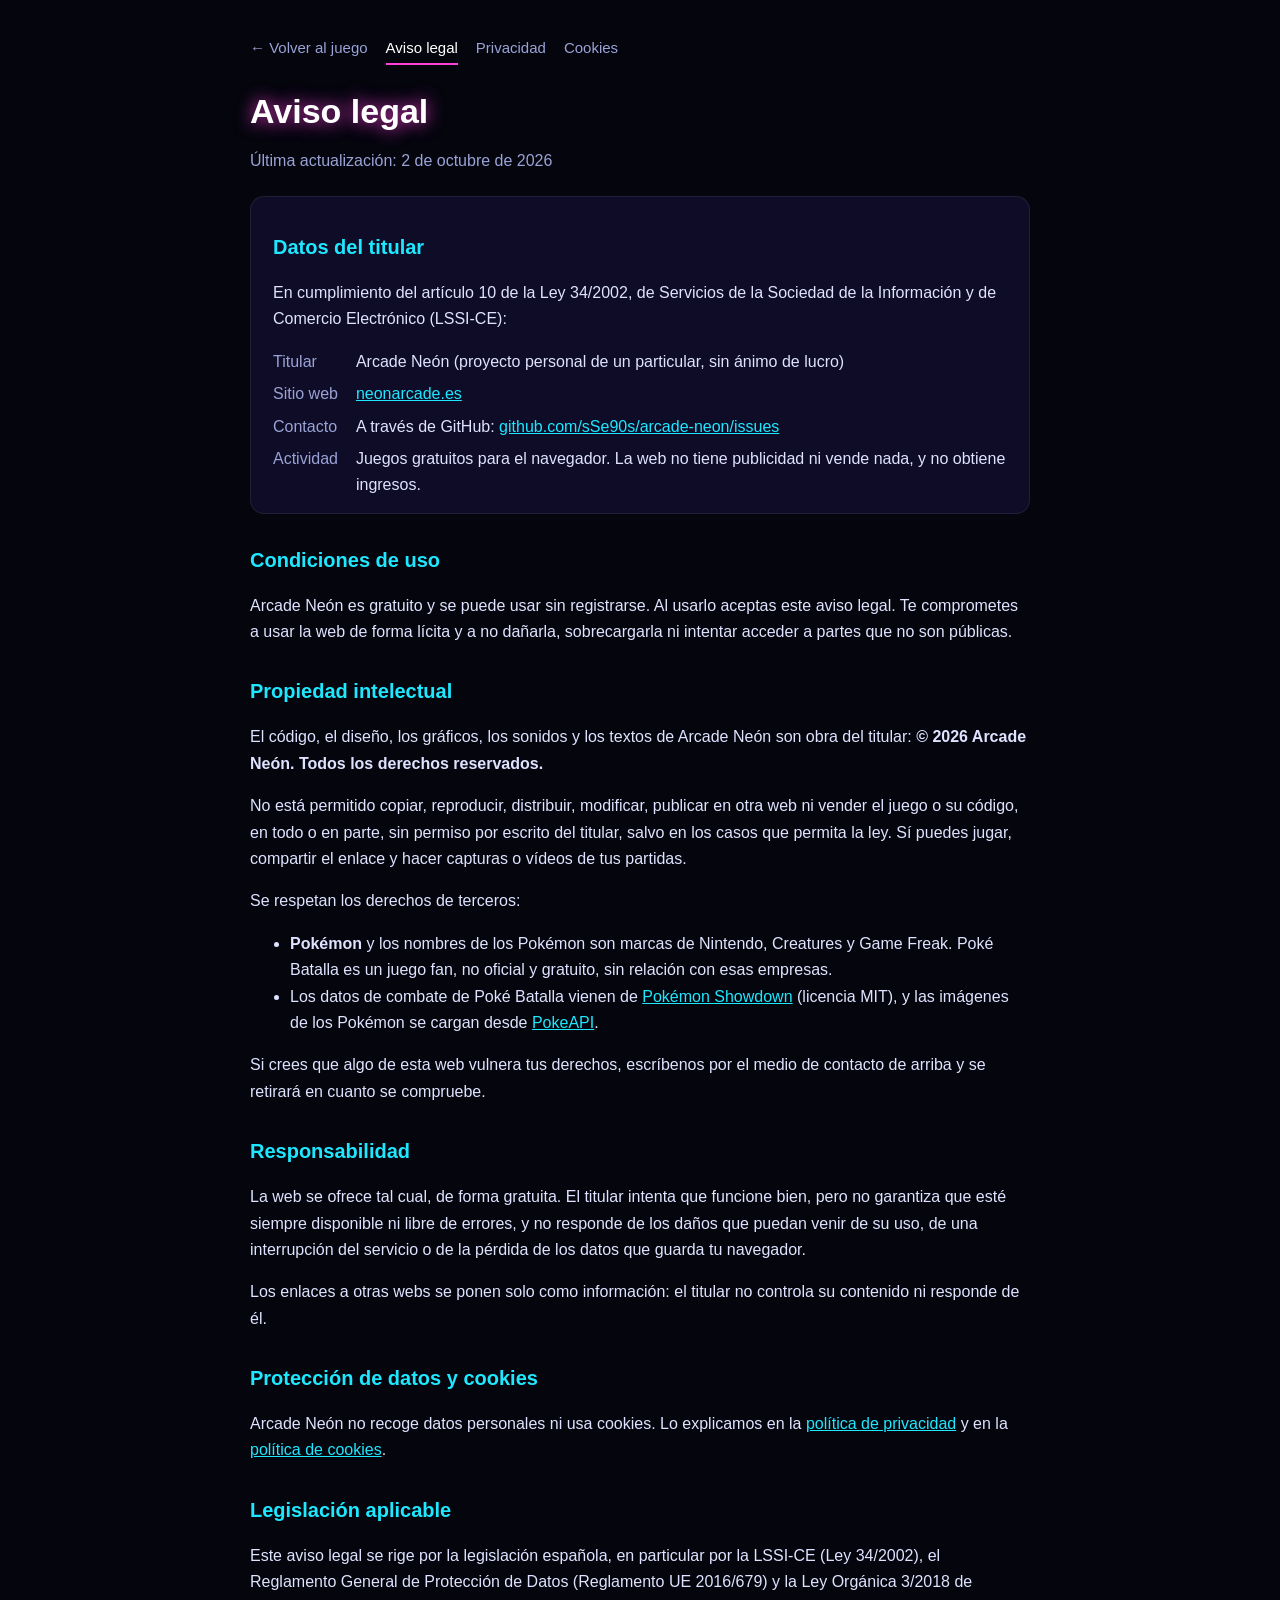
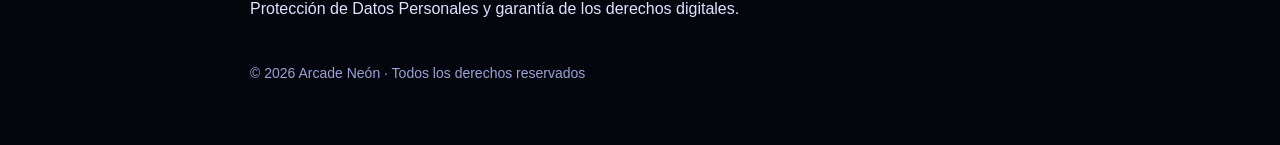
<file: aviso-legal.html>
<!doctype html>
<html lang="es">
<head>
<meta charset="utf-8">
<meta name="viewport" content="width=device-width,initial-scale=1">
<title>Aviso legal · Arcade Neón</title>
<meta name="description" content="Aviso legal de Arcade Neón: titular, condiciones de uso y propiedad intelectual.">
<link rel="icon" href="icons/icon-192.png">
<link rel="stylesheet" href="legal.css">
</head>
<body>
<main>
  <nav><a href="./">← Volver al juego</a><a class="on" href="aviso-legal.html">Aviso legal</a><a href="privacidad.html">Privacidad</a><a href="cookies.html">Cookies</a></nav>
  <h1>Aviso legal</h1>
  <p class="mute">Última actualización: 2 de octubre de 2026</p>

  <div class="card">
    <h2>Datos del titular</h2>
    <p>En cumplimiento del artículo 10 de la Ley 34/2002, de Servicios de la Sociedad de la Información y de Comercio Electrónico (LSSI-CE):</p>
    <dl>
      <dt>Titular</dt><dd>Arcade Neón (proyecto personal de un particular, sin ánimo de lucro)</dd>
      <dt>Sitio web</dt><dd><a href="https://neonarcade.es/">neonarcade.es</a></dd>
      <dt>Contacto</dt><dd>A través de GitHub: <a href="https://github.com/sSe90s/arcade-neon/issues" rel="noopener">github.com/sSe90s/arcade-neon/issues</a></dd>
      <dt>Actividad</dt><dd>Juegos gratuitos para el navegador. La web no tiene publicidad ni vende nada, y no obtiene ingresos.</dd>
    </dl>
  </div>

  <h2>Condiciones de uso</h2>
  <p>Arcade Neón es gratuito y se puede usar sin registrarse. Al usarlo aceptas este aviso legal. Te comprometes a usar la web de forma lícita y a no dañarla, sobrecargarla ni intentar acceder a partes que no son públicas.</p>

  <h2>Propiedad intelectual</h2>
  <p>El código, el diseño, los gráficos, los sonidos y los textos de Arcade Neón son obra del titular: <b>© 2026 Arcade Neón. Todos los derechos reservados.</b></p>
  <p>No está permitido copiar, reproducir, distribuir, modificar, publicar en otra web ni vender el juego o su código, en todo o en parte, sin permiso por escrito del titular, salvo en los casos que permita la ley. Sí puedes jugar, compartir el enlace y hacer capturas o vídeos de tus partidas.</p>
  <p>Se respetan los derechos de terceros:</p>
  <ul>
    <li><b>Pokémon</b> y los nombres de los Pokémon son marcas de Nintendo, Creatures y Game Freak. Poké Batalla es un juego fan, no oficial y gratuito, sin relación con esas empresas.</li>
    <li>Los datos de combate de Poké Batalla vienen de <a href="https://github.com/smogon/pokemon-showdown" rel="noopener">Pokémon Showdown</a> (licencia MIT), y las imágenes de los Pokémon se cargan desde <a href="https://github.com/PokeAPI/sprites" rel="noopener">PokeAPI</a>.</li>
  </ul>
  <p>Si crees que algo de esta web vulnera tus derechos, escríbenos por el medio de contacto de arriba y se retirará en cuanto se compruebe.</p>

  <h2>Responsabilidad</h2>
  <p>La web se ofrece tal cual, de forma gratuita. El titular intenta que funcione bien, pero no garantiza que esté siempre disponible ni libre de errores, y no responde de los daños que puedan venir de su uso, de una interrupción del servicio o de la pérdida de los datos que guarda tu navegador.</p>
  <p>Los enlaces a otras webs se ponen solo como información: el titular no controla su contenido ni responde de él.</p>

  <h2>Protección de datos y cookies</h2>
  <p>Arcade Neón no recoge datos personales ni usa cookies. Lo explicamos en la <a href="privacidad.html">política de privacidad</a> y en la <a href="cookies.html">política de cookies</a>.</p>

  <h2>Legislación aplicable</h2>
  <p>Este aviso legal se rige por la legislación española, en particular por la LSSI-CE (Ley 34/2002), el Reglamento General de Protección de Datos (Reglamento UE 2016/679) y la Ley Orgánica 3/2018 de Protección de Datos Personales y garantía de los derechos digitales.</p>

  <footer>© 2026 Arcade Neón · Todos los derechos reservados</footer>
</main>
</body>
</html>
</file>
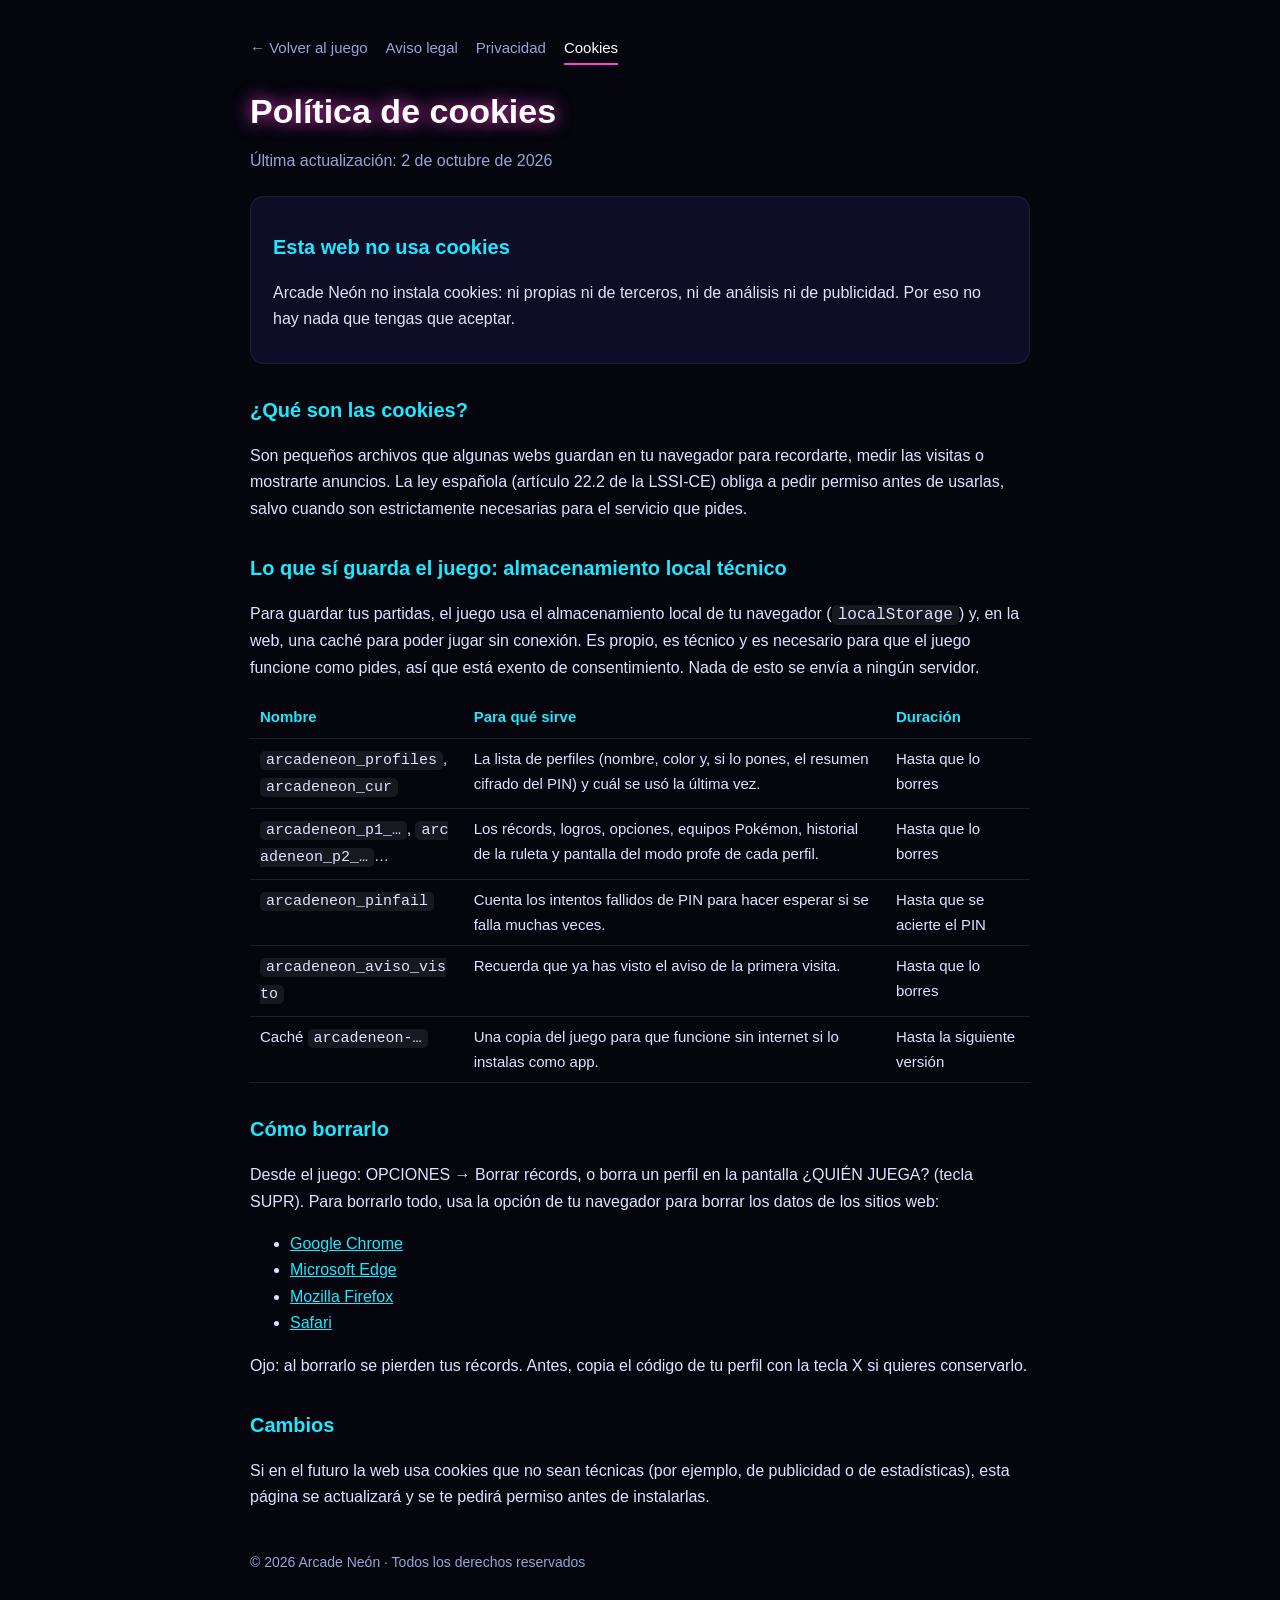
<file: cookies.html>
<!doctype html>
<html lang="es">
<head>
<meta charset="utf-8">
<meta name="viewport" content="width=device-width,initial-scale=1">
<title>Cookies · Arcade Neón</title>
<meta name="description" content="Política de cookies de Arcade Neón: no usamos cookies; solo almacenamiento local técnico para guardar tus récords.">
<link rel="icon" href="icons/icon-192.png">
<link rel="stylesheet" href="legal.css">
</head>
<body>
<main>
  <nav><a href="./">← Volver al juego</a><a href="aviso-legal.html">Aviso legal</a><a href="privacidad.html">Privacidad</a><a class="on" href="cookies.html">Cookies</a></nav>
  <h1>Política de cookies</h1>
  <p class="mute">Última actualización: 2 de octubre de 2026</p>

  <div class="card">
    <h2>Esta web no usa cookies</h2>
    <p>Arcade Neón no instala cookies: ni propias ni de terceros, ni de análisis ni de publicidad. Por eso no hay nada que tengas que aceptar.</p>
  </div>

  <h2>¿Qué son las cookies?</h2>
  <p>Son pequeños archivos que algunas webs guardan en tu navegador para recordarte, medir las visitas o mostrarte anuncios. La ley española (artículo 22.2 de la LSSI-CE) obliga a pedir permiso antes de usarlas, salvo cuando son estrictamente necesarias para el servicio que pides.</p>

  <h2>Lo que sí guarda el juego: almacenamiento local técnico</h2>
  <p>Para guardar tus partidas, el juego usa el almacenamiento local de tu navegador (<code>localStorage</code>) y, en la web, una caché para poder jugar sin conexión. Es propio, es técnico y es necesario para que el juego funcione como pides, así que está exento de consentimiento. Nada de esto se envía a ningún servidor.</p>
  <div class="tabla">
    <table>
      <tr><th>Nombre</th><th>Para qué sirve</th><th>Duración</th></tr>
      <tr><td><code>arcadeneon_profiles</code>, <code>arcadeneon_cur</code></td><td>La lista de perfiles (nombre, color y, si lo pones, el resumen cifrado del PIN) y cuál se usó la última vez.</td><td>Hasta que lo borres</td></tr>
      <tr><td><code>arcadeneon_p1_…</code>, <code>arcadeneon_p2_…</code>…</td><td>Los récords, logros, opciones, equipos Pokémon, historial de la ruleta y pantalla del modo profe de cada perfil.</td><td>Hasta que lo borres</td></tr>
      <tr><td><code>arcadeneon_pinfail</code></td><td>Cuenta los intentos fallidos de PIN para hacer esperar si se falla muchas veces.</td><td>Hasta que se acierte el PIN</td></tr>
      <tr><td><code>arcadeneon_aviso_visto</code></td><td>Recuerda que ya has visto el aviso de la primera visita.</td><td>Hasta que lo borres</td></tr>
      <tr><td>Caché <code>arcadeneon-…</code></td><td>Una copia del juego para que funcione sin internet si lo instalas como app.</td><td>Hasta la siguiente versión</td></tr>
    </table>
  </div>

  <h2>Cómo borrarlo</h2>
  <p>Desde el juego: OPCIONES → Borrar récords, o borra un perfil en la pantalla ¿QUIÉN JUEGA? (tecla SUPR). Para borrarlo todo, usa la opción de tu navegador para borrar los datos de los sitios web:</p>
  <ul>
    <li><a href="https://support.google.com/chrome/answer/95647?hl=es" rel="noopener">Google Chrome</a></li>
    <li><a href="https://support.microsoft.com/es-es/microsoft-edge/eliminar-cookies-en-microsoft-edge-63947406-40ac-c3b8-57b9-2a946a29ae09" rel="noopener">Microsoft Edge</a></li>
    <li><a href="https://support.mozilla.org/es/kb/borrar-cookies-datos-sitios-web-firefox" rel="noopener">Mozilla Firefox</a></li>
    <li><a href="https://support.apple.com/es-es/guide/safari/sfri11471/mac" rel="noopener">Safari</a></li>
  </ul>
  <p>Ojo: al borrarlo se pierden tus récords. Antes, copia el código de tu perfil con la tecla X si quieres conservarlo.</p>

  <h2>Cambios</h2>
  <p>Si en el futuro la web usa cookies que no sean técnicas (por ejemplo, de publicidad o de estadísticas), esta página se actualizará y se te pedirá permiso antes de instalarlas.</p>

  <footer>© 2026 Arcade Neón · Todos los derechos reservados</footer>
</main>
</body>
</html>
</file>
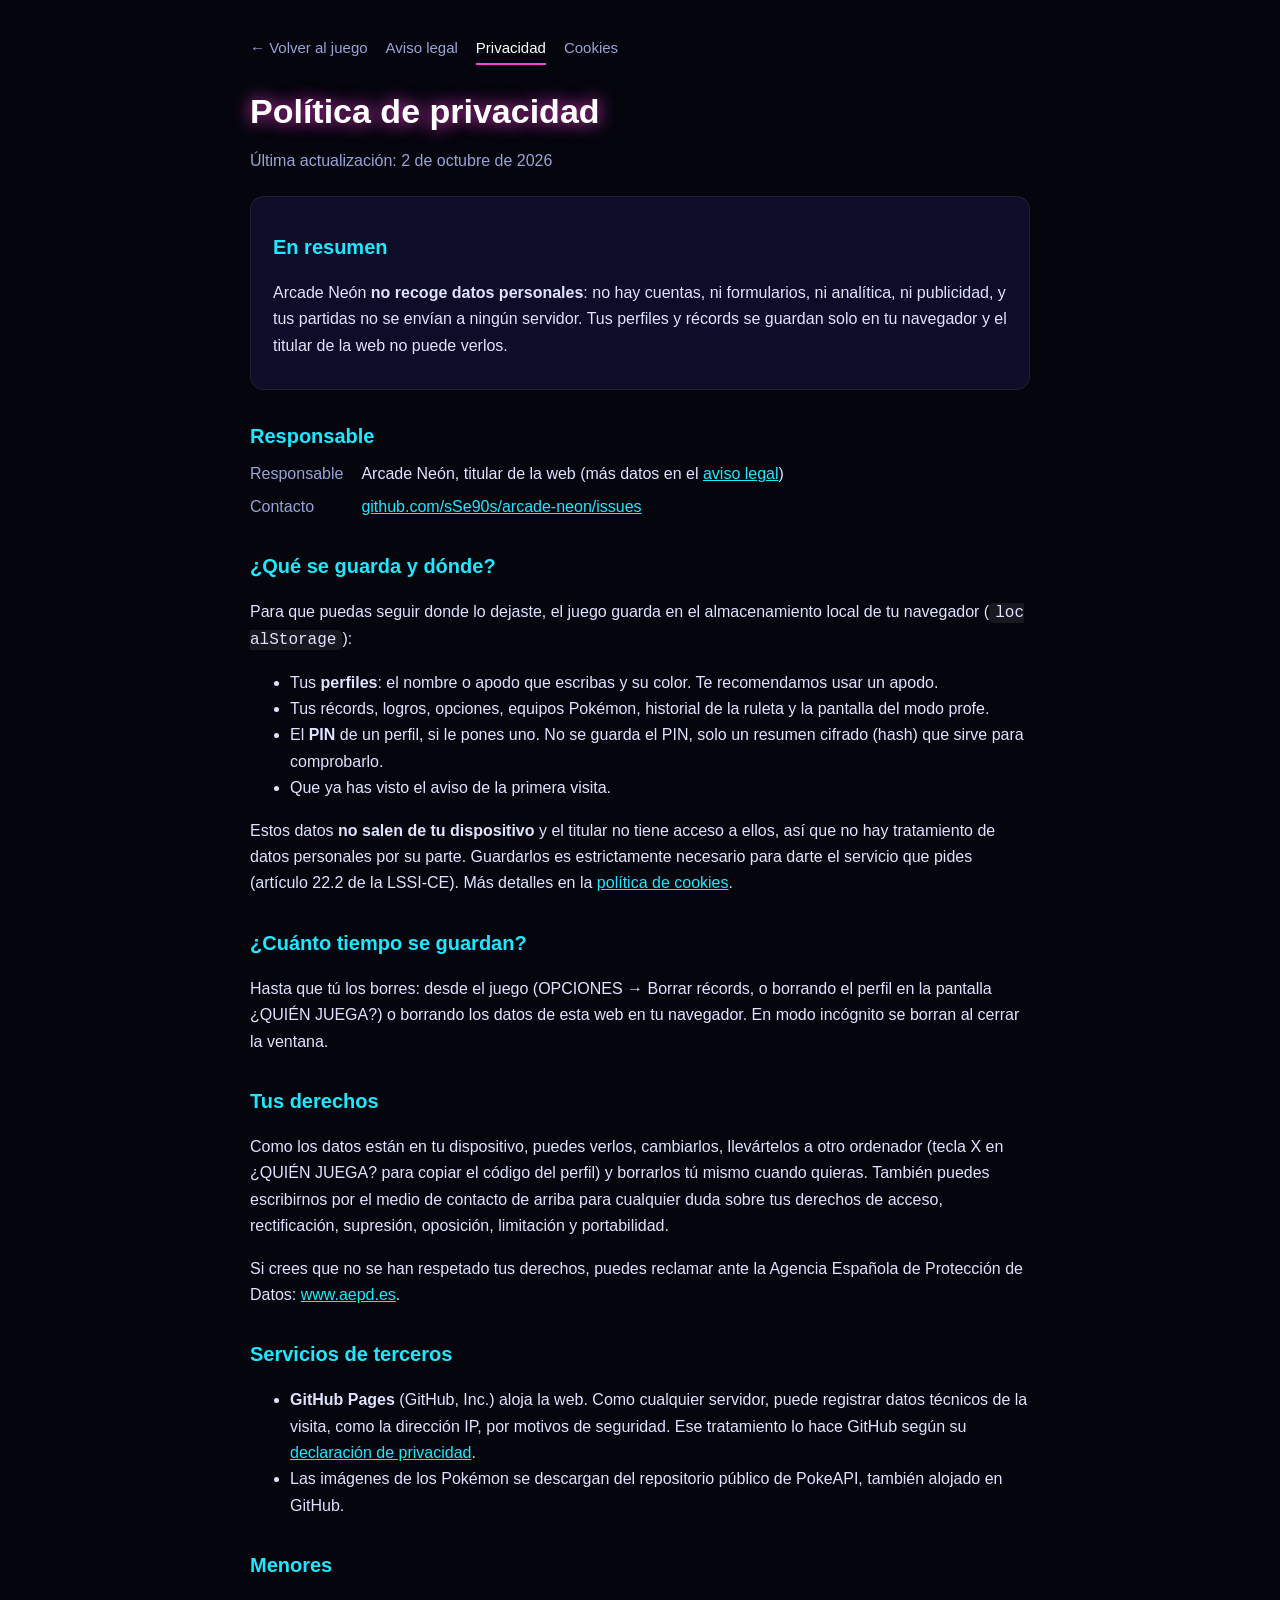
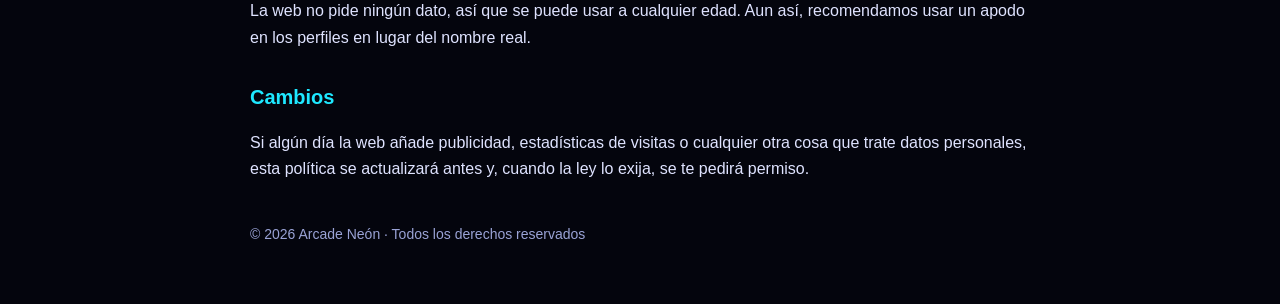
<file: privacidad.html>
<!doctype html>
<html lang="es">
<head>
<meta charset="utf-8">
<meta name="viewport" content="width=device-width,initial-scale=1">
<title>Privacidad · Arcade Neón</title>
<meta name="description" content="Política de privacidad de Arcade Neón: no recogemos datos personales; tus récords se quedan en tu navegador.">
<link rel="icon" href="icons/icon-192.png">
<link rel="stylesheet" href="legal.css">
</head>
<body>
<main>
  <nav><a href="./">← Volver al juego</a><a href="aviso-legal.html">Aviso legal</a><a class="on" href="privacidad.html">Privacidad</a><a href="cookies.html">Cookies</a></nav>
  <h1>Política de privacidad</h1>
  <p class="mute">Última actualización: 2 de octubre de 2026</p>

  <div class="card">
    <h2>En resumen</h2>
    <p>Arcade Neón <b>no recoge datos personales</b>: no hay cuentas, ni formularios, ni analítica, ni publicidad, y tus partidas no se envían a ningún servidor. Tus perfiles y récords se guardan solo en tu navegador y el titular de la web no puede verlos.</p>
  </div>

  <h2>Responsable</h2>
  <dl>
    <dt>Responsable</dt><dd>Arcade Neón, titular de la web (más datos en el <a href="aviso-legal.html">aviso legal</a>)</dd>
    <dt>Contacto</dt><dd><a href="https://github.com/sSe90s/arcade-neon/issues" rel="noopener">github.com/sSe90s/arcade-neon/issues</a></dd>
  </dl>

  <h2>¿Qué se guarda y dónde?</h2>
  <p>Para que puedas seguir donde lo dejaste, el juego guarda en el almacenamiento local de tu navegador (<code>localStorage</code>):</p>
  <ul>
    <li>Tus <b>perfiles</b>: el nombre o apodo que escribas y su color. Te recomendamos usar un apodo.</li>
    <li>Tus récords, logros, opciones, equipos Pokémon, historial de la ruleta y la pantalla del modo profe.</li>
    <li>El <b>PIN</b> de un perfil, si le pones uno. No se guarda el PIN, solo un resumen cifrado (hash) que sirve para comprobarlo.</li>
    <li>Que ya has visto el aviso de la primera visita.</li>
  </ul>
  <p>Estos datos <b>no salen de tu dispositivo</b> y el titular no tiene acceso a ellos, así que no hay tratamiento de datos personales por su parte. Guardarlos es estrictamente necesario para darte el servicio que pides (artículo 22.2 de la LSSI-CE). Más detalles en la <a href="cookies.html">política de cookies</a>.</p>

  <h2>¿Cuánto tiempo se guardan?</h2>
  <p>Hasta que tú los borres: desde el juego (OPCIONES → Borrar récords, o borrando el perfil en la pantalla ¿QUIÉN JUEGA?) o borrando los datos de esta web en tu navegador. En modo incógnito se borran al cerrar la ventana.</p>

  <h2>Tus derechos</h2>
  <p>Como los datos están en tu dispositivo, puedes verlos, cambiarlos, llevártelos a otro ordenador (tecla X en ¿QUIÉN JUEGA? para copiar el código del perfil) y borrarlos tú mismo cuando quieras. También puedes escribirnos por el medio de contacto de arriba para cualquier duda sobre tus derechos de acceso, rectificación, supresión, oposición, limitación y portabilidad.</p>
  <p>Si crees que no se han respetado tus derechos, puedes reclamar ante la Agencia Española de Protección de Datos: <a href="https://www.aepd.es" rel="noopener">www.aepd.es</a>.</p>

  <h2>Servicios de terceros</h2>
  <ul>
    <li><b>GitHub Pages</b> (GitHub, Inc.) aloja la web. Como cualquier servidor, puede registrar datos técnicos de la visita, como la dirección IP, por motivos de seguridad. Ese tratamiento lo hace GitHub según su <a href="https://docs.github.com/es/site-policy/privacy-policies/github-general-privacy-statement" rel="noopener">declaración de privacidad</a>.</li>
    <li>Las imágenes de los Pokémon se descargan del repositorio público de PokeAPI, también alojado en GitHub.</li>
  </ul>

  <h2>Menores</h2>
  <p>La web no pide ningún dato, así que se puede usar a cualquier edad. Aun así, recomendamos usar un apodo en los perfiles en lugar del nombre real.</p>

  <h2>Cambios</h2>
  <p>Si algún día la web añade publicidad, estadísticas de visitas o cualquier otra cosa que trate datos personales, esta política se actualizará antes y, cuando la ley lo exija, se te pedirá permiso.</p>

  <footer>© 2026 Arcade Neón · Todos los derechos reservados</footer>
</main>
</body>
</html>
</file>
<file: legal.css>
:root{--bg:#04050d;--card:#0e0c26;--txt:#dfe3ff;--mute:#9aa3d6;--acc:#1ee8ff;--pink:#ff3fd8}
body{margin:0;background:var(--bg);color:var(--txt);font:16px/1.65 "Segoe UI",Roboto,Arial,sans-serif}
main{max-width:780px;margin:0 auto;padding:36px 16px 60px}
nav{display:flex;flex-wrap:wrap;gap:6px 18px;margin-bottom:26px;font-size:15px}
nav a{color:var(--mute);text-decoration:none;border-bottom:2px solid transparent;padding-bottom:2px}
nav a:hover,nav a.on{color:#fff;border-color:var(--pink)}
h1{font-size:34px;line-height:1.2;margin:0 0 6px;color:#fff;text-shadow:0 0 18px var(--pink)}
h2{font-size:20px;margin:30px 0 8px;color:var(--acc)}
p,li,td,th{color:var(--txt)}
.mute{color:var(--mute)}
.card{background:var(--card);border:1px solid rgba(255,255,255,.08);border-radius:14px;padding:4px 22px 14px;margin-top:22px}
a{color:var(--acc)}
code{background:rgba(255,255,255,.08);padding:1px 6px;border-radius:5px;word-break:break-all}
dl{display:grid;grid-template-columns:max-content 1fr;gap:6px 18px;margin:0}
dt{color:var(--mute)}
dd{margin:0}
.tabla{overflow-x:auto}
table{border-collapse:collapse;width:100%;font-size:15px}
th,td{text-align:left;padding:8px 10px;border-bottom:1px solid rgba(255,255,255,.1);vertical-align:top}
th{color:var(--acc);font-weight:600}
footer{margin-top:40px;font-size:14px;color:var(--mute)}
@media (max-width:560px){dl{grid-template-columns:1fr}dt{margin-top:8px}}
</file>
